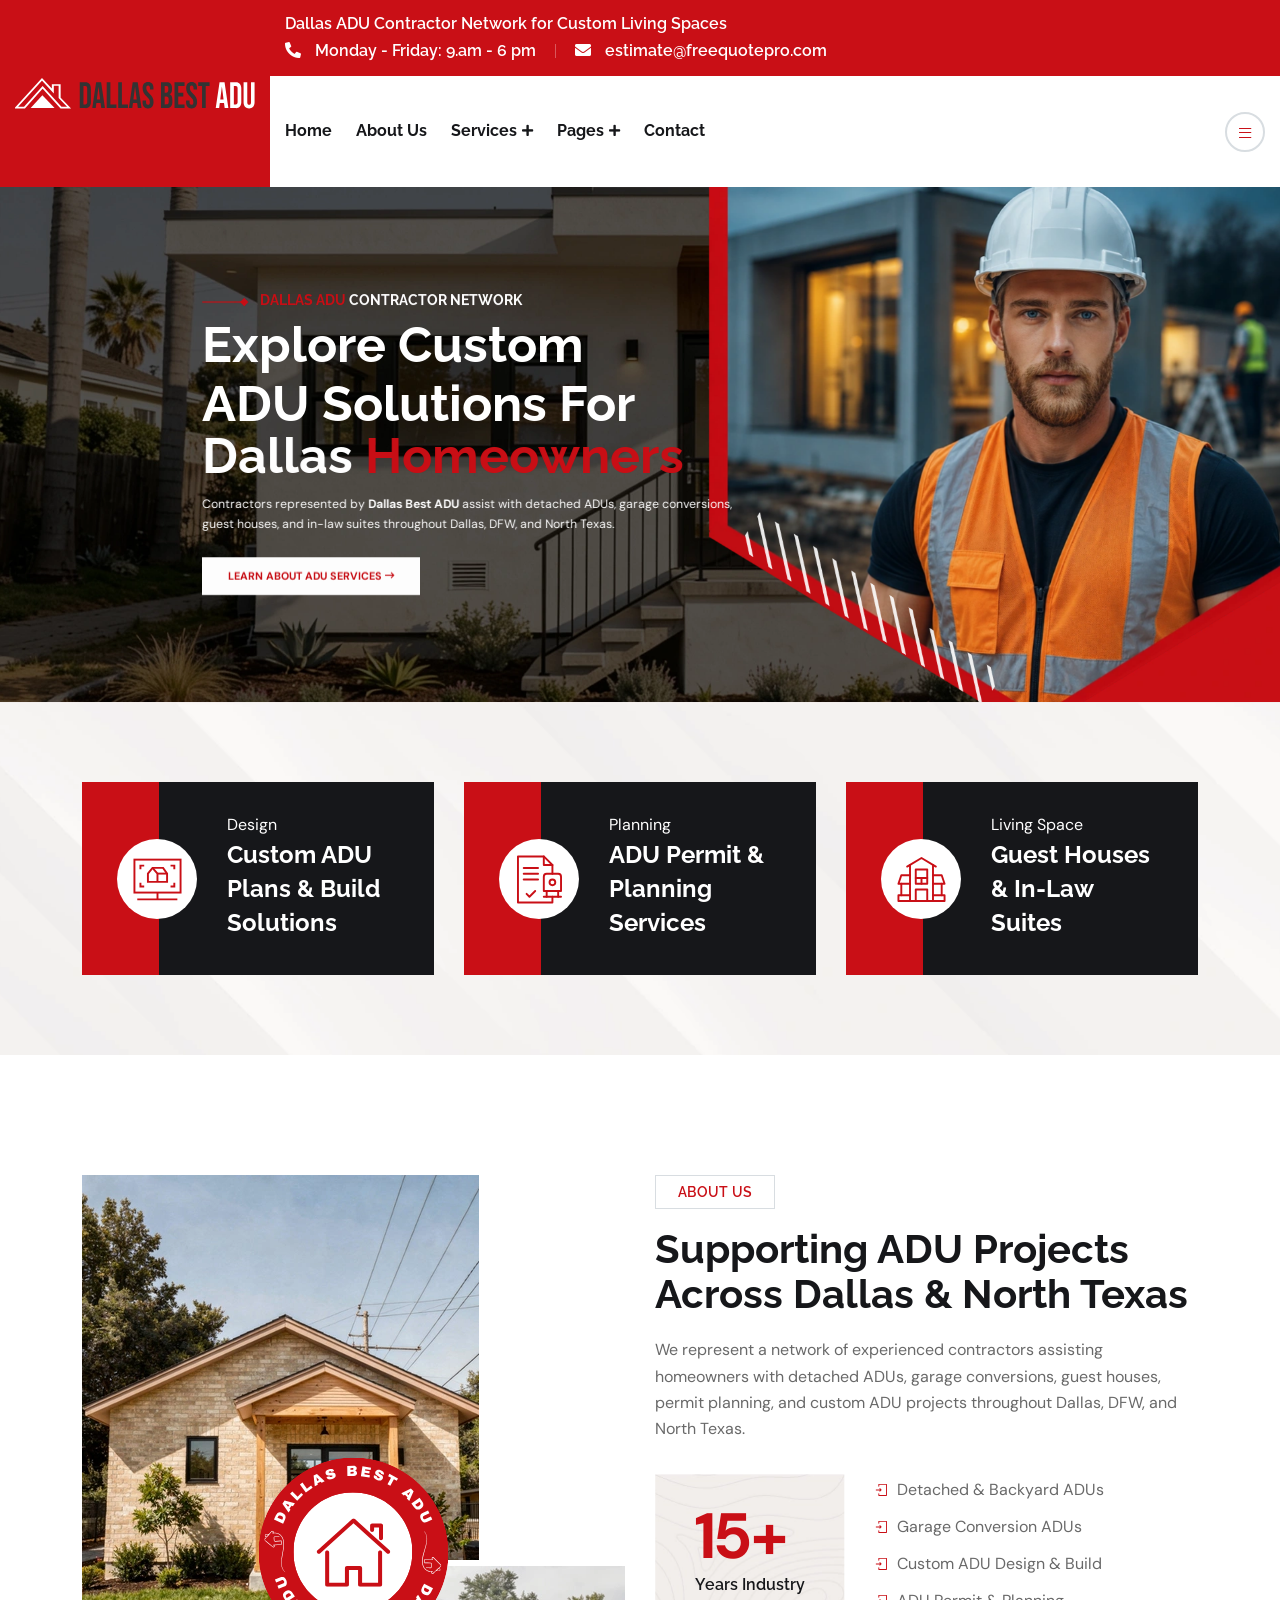
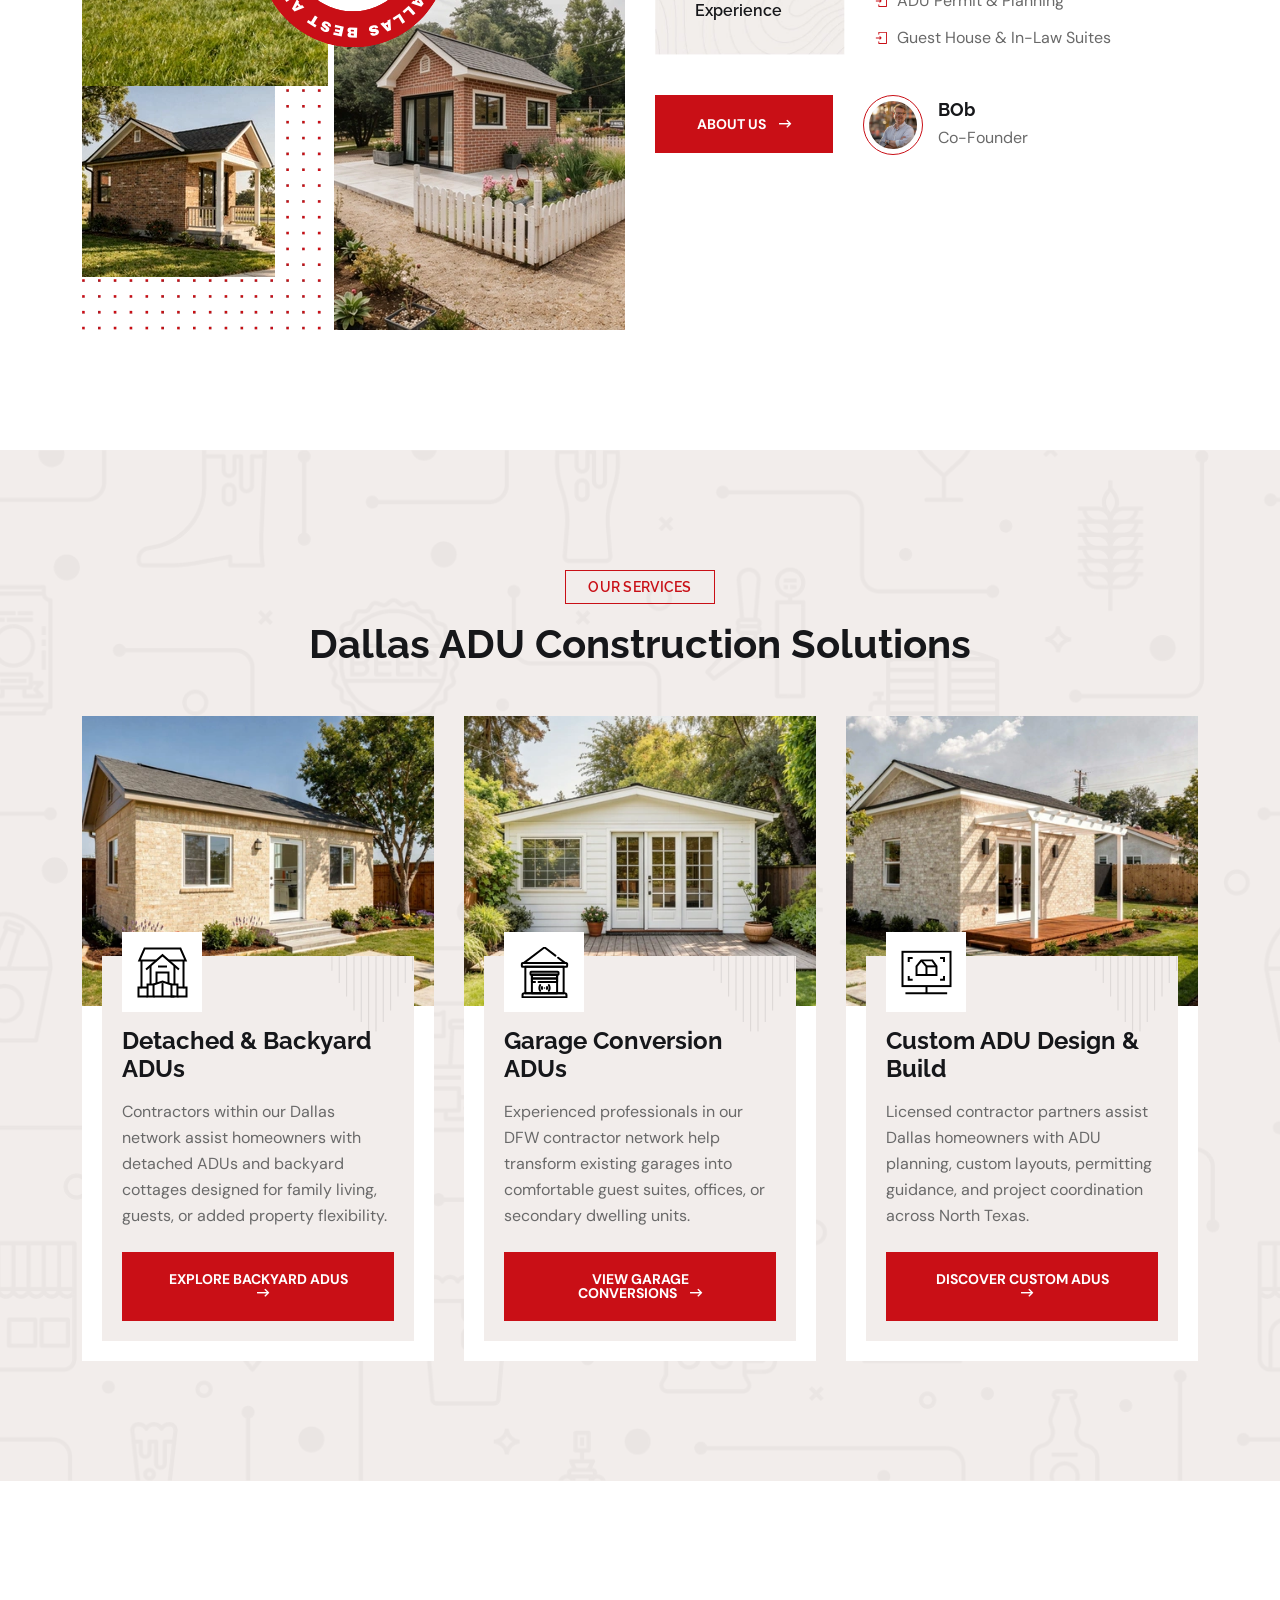
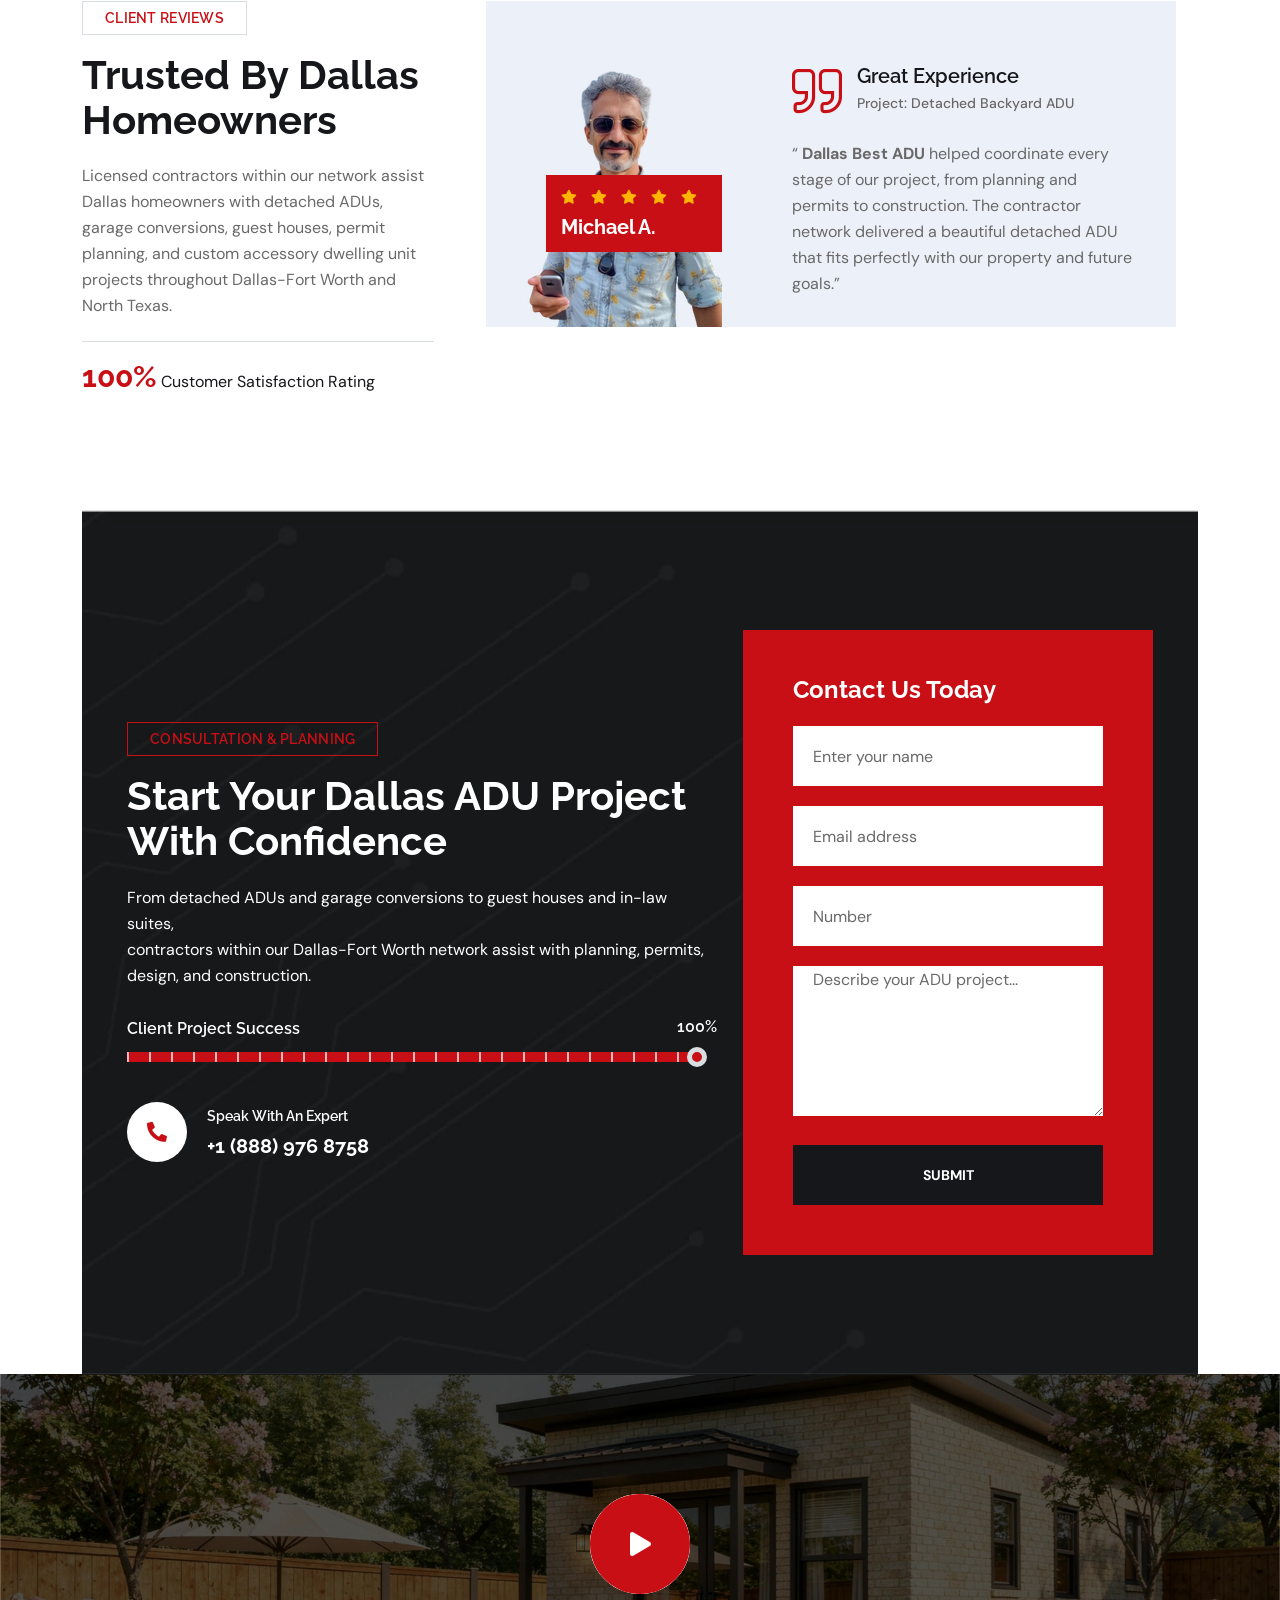
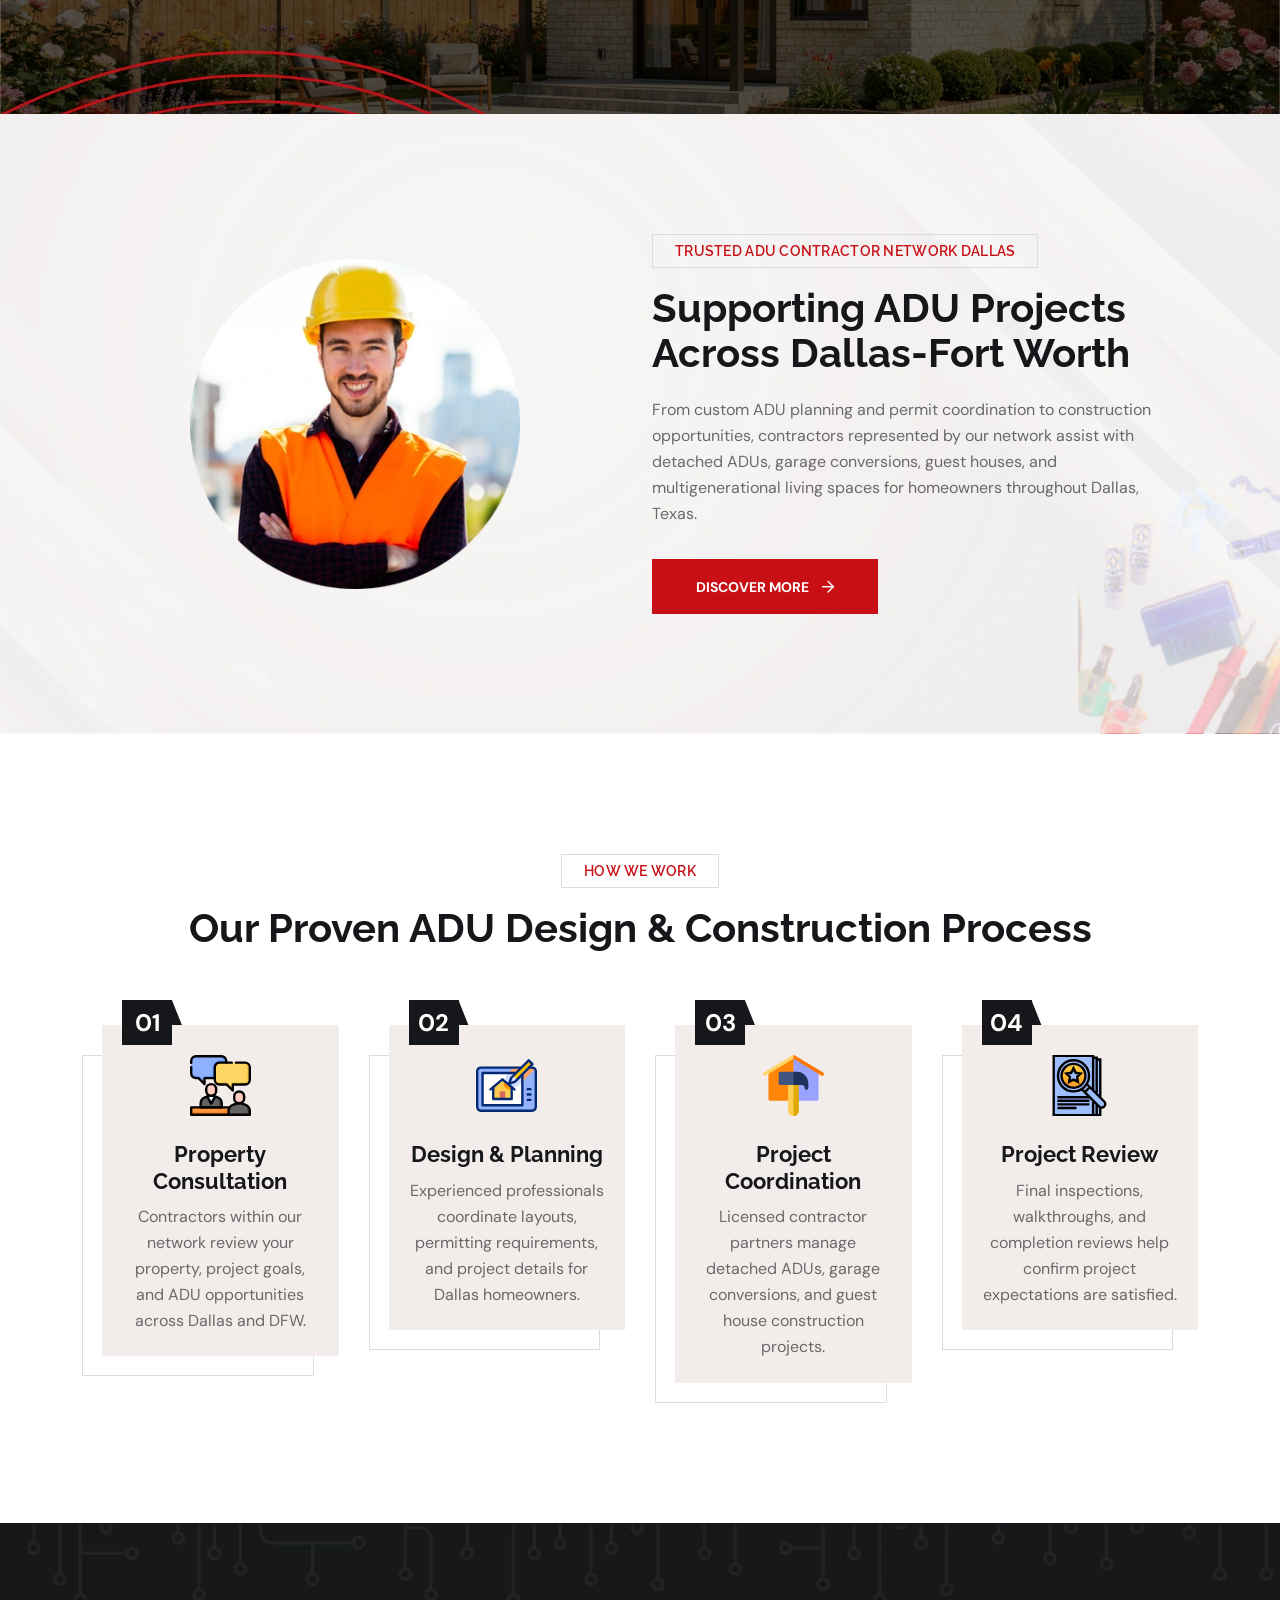
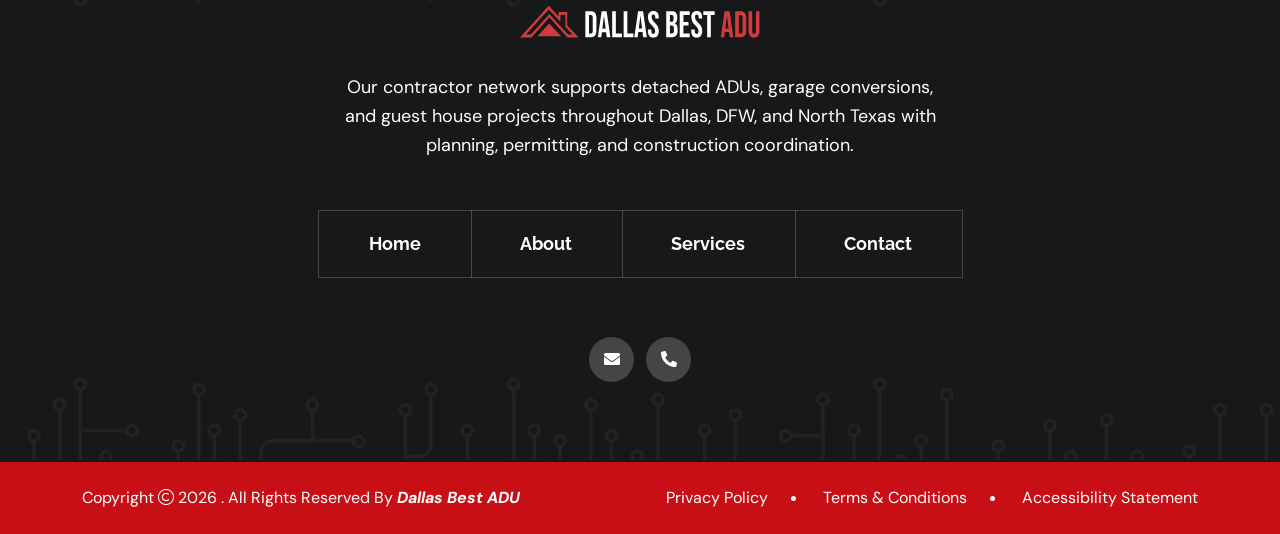
<file: index.html>
<!doctype html>
<html class="no-js" lang="zxx">
  <head>
    <meta charset="utf-8" />
    <meta http-equiv="x-ua-compatible" content="ie=edge" />

    <!-- Primary SEO -->
    <title>Dallas ADU Builder | ADUs, Garage Conversions &amp; Guest Houses</title>

    <meta name="author" content="Dallas Best ADU" />
    <meta name="description" content="Dallas Best ADU represents a network of contractors providing detached ADUs, garage conversions, guest houses, in-law suites, permit assistance, and custom ADU services throughout Dallas, TX." />
    <meta name="keywords" content="ADU Builder Dallas TX, ADU Construction Dallas, Dallas ADU Contractor, Detached ADU Dallas, Backyard ADU Dallas, Garage Conversion Dallas, Garage ADU Builder Dallas, Guest House Builder Dallas, In-Law Suite Construction Dallas, Custom ADU Design Dallas, ADU Permit Services Dallas, Accessory Dwelling Unit Dallas, DFW ADU Services, North Texas ADU Contractors" />
    <meta name="robots" content="index,follow" />

    <!-- Canonical -->
    <link rel="canonical" href="https://www.dallasbestadu.com/" />

    <!-- Open Graph -->
    <meta property="og:type" content="website" />
    <meta property="og:title" content="ADU Builder Dallas | Garage Conversions &amp; Guest Houses" />
    <meta property="og:description" content="Dallas Best ADU represents a network of contractors providing detached ADUs, garage conversions, guest houses, custom ADU planning, and permit services throughout Dallas-Fort Worth." />
    <meta property="og:url" content="https://www.dallasbestadu.com/" />
    <meta property="og:site_name" content="Dallas Best ADU" />
    <meta property="og:locale" content="en_US" />
    <meta property="og:image" content="https://www.dallasbestadu.com/assets/img/service/garage-adu-2.webp" />
    <meta property="og:image:width" content="1200" />
    <meta property="og:image:height" content="630" />

    <!-- Twitter -->
    <meta name="twitter:card" content="summary_large_image" />
    <meta name="twitter:title" content="ADU Builder Dallas | Garage Conversions &amp; Guest Houses" />
    <meta name="twitter:description" content="Contractors represented by Dallas Best ADU provide detached ADUs, garage conversions, guest houses, permit assistance, and custom ADU services throughout Dallas, Texas." />
    <meta name="twitter:image" content="https://www.dallasbestadu.com/assets/img/service/garage-adu-2.webp" />

    <!-- Mobile Specific Metas -->
    <meta name="viewport" content="width=device-width, initial-scale=1, shrink-to-fit=no" />

    <!-- Theme Color -->
    <meta name="theme-color" content="#ffffff" />

    <!-- Favicons -->
    <link rel="apple-touch-icon" sizes="57x57" href="assets/img/favicon/apple-icon-57x57.png" />
    <link rel="apple-touch-icon" sizes="60x60" href="assets/img/favicon/apple-icon-60x60.png" />
    <link rel="apple-touch-icon" sizes="72x72" href="assets/img/favicon/apple-icon-72x72.png" />
    <link rel="apple-touch-icon" sizes="76x76" href="assets/img/favicon/apple-icon-76x76.png" />
    <link rel="apple-touch-icon" sizes="114x114" href="assets/img/favicon/apple-icon-114x114.png" />
    <link rel="apple-touch-icon" sizes="120x120" href="assets/img/favicon/apple-icon-120x120.png" />
    <link rel="apple-touch-icon" sizes="144x144" href="assets/img/favicon/apple-icon-144x144.png" />
    <link rel="apple-touch-icon" sizes="152x152" href="assets/img/favicon/apple-icon-152x152.png" />
    <link rel="apple-touch-icon" sizes="180x180" href="assets/img/favicon/apple-icon-180x180.png" />
    <link rel="icon" type="image/png" sizes="192x192" href="assets/img/favicon/android-icon-192x192.png" />
    <link rel="icon" type="image/png" sizes="32x32" href="assets/img/favicon/favicon-32x32.png" />
    <link rel="icon" type="image/png" sizes="96x96" href="assets/img/favicon/favicon-96x96.png" />
    <link rel="icon" type="image/png" sizes="16x16" href="assets/img/favicon/favicon-16x16.png" />
    <link rel="manifest" href="assets/img/favicon/manifest.json" />
    <meta name="msapplication-TileColor" content="#ffffff" />
    <meta name="msapplication-TileImage" content="assets/img/favicon/ms-icon-144x144.png" />
    <meta name="theme-color" content="#ffffff" />

    <!-- Google Fonts -->
    <link rel="preconnect" href="https://fonts.googleapis.com" />
    <link rel="preconnect" href="https://fonts.gstatic.com" crossorigin />
    <link href="https://fonts.googleapis.com/css2?family=DM+Sans:ital,opsz,wght@0,9..40,100..1000;1,9..40,100..1000&family=Raleway:wght@100..900&display=swap" rel="stylesheet" />

    <!-- CSS Files -->
    <link rel="stylesheet" href="assets/css/bootstrap.min.css" />
    <link rel="stylesheet" href="assets/css/fontawesome.min.css" />
    <link rel="stylesheet" href="assets/css/layerslider.min.css" />
    <link rel="stylesheet" href="assets/css/magnific-popup.min.css" />
    <link rel="stylesheet" href="assets/css/slick.min.css" />
    <link rel="stylesheet" href="assets/css/eocjs-newsticker.css" />
    <link rel="stylesheet" href="assets/css/style.css" />

    <script type="application/ld+json">
      {
        "@context": "https://schema.org",
        "@graph": [
          {
            "@type": "Organization",
            "@id": "https://www.dallasbestadu.com/#organization",
            "name": "Dallas Best ADU",
            "url": "https://www.dallasbestadu.com",
            "logo": "https://www.dallasbestadu.com/assets/img/logo/dallas-best-adu-sidebar.svg",
            "description": "Dallas Best ADU represents a network of contractors serving homeowners throughout Dallas, Dallas-Fort Worth, and North Texas with ADU planning, design, permit coordination, garage conversions, detached ADUs, guest houses, and in-law suite projects."
          },

          {
            "@type": "ConstructionCompany",
            "@id": "https://www.dallasbestadu.com/#business",
            "name": "Dallas Best ADU",
            "url": "https://www.dallasbestadu.com",
            "image": "https://www.dallasbestadu.com/assets/img/service/garage-adu-2.webp",
            "telephone": "+1-888-976-8758",
            "areaServed": [
              {
                "@type": "City",
                "name": "Dallas"
              },
              {
                "@type": "Place",
                "name": "Dallas-Fort Worth"
              },
              {
                "@type": "Place",
                "name": "North Texas"
              }
            ],
            "address": {
              "@type": "PostalAddress",
              "addressLocality": "Dallas",
              "addressRegion": "TX",
              "addressCountry": "US"
            },
            "priceRange": "$$",
            "description": "Dallas Best ADU represents contractors assisting homeowners with detached ADUs, backyard ADUs, garage conversions, guest houses, in-law suites, permit assistance, and custom ADU planning throughout Dallas and surrounding communities."
          },

          {
            "@type": "WebSite",
            "@id": "https://www.dallasbestadu.com/#website",
            "url": "https://www.dallasbestadu.com",
            "name": "Dallas Best ADU",
            "publisher": {
              "@id": "https://www.dallasbestadu.com/#organization"
            }
          },

          {
            "@type": "Service",
            "name": "Detached & Backyard ADU Services",
            "provider": {
              "@id": "https://www.dallasbestadu.com/#business"
            },
            "areaServed": "Dallas, Texas"
          },

          {
            "@type": "Service",
            "name": "Garage Conversion ADUs",
            "provider": {
              "@id": "https://www.dallasbestadu.com/#business"
            },
            "areaServed": "Dallas, Texas"
          },

          {
            "@type": "Service",
            "name": "Custom ADU Design & Build",
            "provider": {
              "@id": "https://www.dallasbestadu.com/#business"
            },
            "areaServed": "Dallas, Texas"
          },

          {
            "@type": "Service",
            "name": "ADU Permit & Planning Services",
            "provider": {
              "@id": "https://www.dallasbestadu.com/#business"
            },
            "areaServed": "Dallas, Texas"
          },

          {
            "@type": "Service",
            "name": "Guest House & In-Law Suite Construction",
            "provider": {
              "@id": "https://www.dallasbestadu.com/#business"
            },
            "areaServed": "Dallas, Texas"
          }
        ]
      }
    </script>
  </head>

  <body>
    <!--===== Sticky Header =====-->
    <div class="sticky-header-wrap sticky-wrap sticky-header">
      <div class="sticky-active">
        <div class="container position-relative">
          <div class="row align-items-center">
            <div class="col-5 col-md-3">
              <div class="logo">
                <a href="index.html">
                  <img src="assets/img/logo/dallas-best-adu-sidebar.svg" alt="Dallas Best ADU Logo" />
                </a>
              </div>
            </div>
            <div class="col-7 col-md-9 text-end position-static">
              <nav class="main-menu menu-sticky1 d-none d-lg-block">
                <ul>
                  <li>
                    <a href="index.html">Home</a>
                  </li>
                  <li>
                    <a href="about.html">About Us</a>
                  </li>
                  <li class="menu-item-has-children">
                    <a href="services.html">Services</a>
                    <ul class="sub-menu">
                      <li><a href="service-detached-backyard-adu.html">Detached &amp; Backyard ADU Construction</a></li>
                      <li><a href="service-garage-conversion-adu.html">Garage Conversion ADUs</a></li>
                      <li><a href="service-custom-adu-design-build.html">Custom ADU Design &amp; Build</a></li>
                      <li><a href="service-adu-permit-planning.html">ADU Permit &amp; Planning Services</a></li>
                      <li><a href="service-guest-house-in-law-construction.html">Guest House Construction</a></li>
                    </ul>
                  </li>
                  <li class="menu-item-has-children">
                    <a href="#">Pages</a>
                    <ul class="sub-menu">
                      <li><a href="faqs.html">Faqs</a></li>
                      <li><a href="privacy-policy.html">Privacy Policy</a></li>
                      <li><a href="accessibility-statement.html">Accessibility Statement</a></li>
                      <li><a href="terms-conditions.html">Terms &amp; Conditions</a></li>
                    </ul>
                  </li>
                  <li>
                    <a href="contact.html">Contact</a>
                  </li>
                </ul>
              </nav>
              <button class="vs-menu-toggle d-inline-block d-lg-none"><i class="far fa-bars"></i></button>
            </div>
          </div>
        </div>
      </div>
    </div>

    <!--===== Mobile Menu ===== -->
    <div class="vs-menu-wrapper">
      <div class="vs-menu-area text-center">
        <button class="vs-menu-toggle"><i class="fal fa-times"></i></button>
        <div class="mobile-logo">
          <a href="index.html"><img src="assets/img/logo/dallas-best-adu-sidebar.svg" alt="dallas best adu logo" /></a>
        </div>
        <div class="vs-mobile-menu">
          <ul>
            <li>
              <a href="index.html">Home</a>
            </li>
            <li>
              <a href="about.html">About Us</a>
            </li>
            <li class="menu-item-has-children">
              <a href="services.html">Services</a>
              <ul class="sub-menu">
                <li><a href="service-detached-backyard-adu.html">Detached &amp; Backyard ADU Construction</a></li>
                <li><a href="service-garage-conversion-adu.html">Garage Conversion ADUs</a></li>
                <li><a href="service-custom-adu-design-build.html">Custom ADU Design &amp; Build</a></li>
                <li><a href="service-adu-permit-planning.html">ADU Permit &amp; Planning Services</a></li>
                <li><a href="service-guest-house-in-law-construction.html">Guest House Construction</a></li>
              </ul>
            </li>
            <li class="menu-item-has-children">
              <a href="#">Pages</a>
              <ul class="sub-menu">
                <li><a href="faqs.html">Faqs</a></li>
                <li><a href="privacy-policy.html">Privacy Policy</a></li>
                <li><a href="accessibility-statement.html">Accessibility Statement</a></li>
                <li><a href="terms-conditions.html">Terms &amp; Conditions</a></li>
              </ul>
            </li>
            <li>
              <a href="contact.html">Contact</a>
            </li>
          </ul>
        </div>
      </div>
    </div>

    <!--===== Sidemenu ===== -->
    <div class="sidemenu-wrapper d-none d-lg-block">
      <div class="sidemenu-content">
        <button class="closeButton sideMenuCls"><i class="far fa-times"></i></button>

        <div class="widget">
          <div class="vs-widget-about style2">
            <div class="footer-logo">
              <a href="index.html"><img src="assets/img/logo/dallas-best-adu-sidebar.svg" alt="Dallas Best ADU Logo" /></a>
            </div>
            <p class="footer-text">Our contractor network supports detached ADUs, garage conversions, guest houses, and in-law suites while coordinating planning, permitting, and construction services throughout Dallas and the DFW area.</p>
          </div>
        </div>

        <div class="widget">
          <h3 class="widget_title">Our Services</h3>

          <div class="recent-post-wrap">
            <div class="recent-post">
              <div class="media-img">
                <a href="service-garage-conversion-adu.html">
                  <img src="assets/img/service/garage-adu.webp" alt="Garage Conversion ADU Builder Dallas Texas" />
                </a>
              </div>
              <div class="media-body">
                <h4 class="post-title">
                  <a class="text-inherit" href="service-garage-conversion-adu.html">Garage Conversion ADUs</a>
                </h4>
                <div class="recent-post-meta">
                  <a href="service-garage-conversion-adu.html">
                    <i class="fal fa-arrow-right"></i>
                    Garage Conversion Services Dallas
                  </a>
                </div>
              </div>
            </div>

            <div class="recent-post">
              <div class="media-img">
                <a href="service-custom-adu-design-build.html">
                  <img src="assets/img/service/custom-adu-design.webp" alt="Custom ADU Design Build Dallas TX" />
                </a>
              </div>
              <div class="media-body">
                <h4 class="post-title">
                  <a class="text-inherit" href="service-custom-adu-design-build.html">Custom ADU Design &amp; Build</a>
                </h4>
                <div class="recent-post-meta">
                  <a href="service-custom-adu-design-build.html">
                    <i class="fal fa-arrow-right"></i>
                    Custom ADU Design Dallas
                  </a>
                </div>
              </div>
            </div>

            <div class="recent-post">
              <div class="media-img">
                <a href="service-adu-permit-planning.html">
                  <img src="assets/img/service/adu-permit-planning.webp" alt="ADU Permit Planning Services Dallas" />
                </a>
              </div>
              <div class="media-body">
                <h4 class="post-title">
                  <a class="text-inherit" href="service-adu-permit-planning.html">ADU Permit &amp; Planning Services</a>
                </h4>
                <div class="recent-post-meta">
                  <a href="service-adu-permit-planning.html">
                    <i class="fal fa-arrow-right"></i>
                    ADU Permit Services Dallas
                  </a>
                </div>
              </div>
            </div>
          </div>
        </div>
      </div>
    </div>

    <!--===== Header Area =====-->
    <header class="vs-header header-layout1">
      <div class="container-fluid">
        <div class="row gx-0 align-items-center align-items-xxl-stretch">
          <div class="col-auto align-self-stretch">
            <div class="header-logo">
              <a href="index.html">
                <img src="assets/img/logo/dallas-best-adu.svg" alt="Dallas Best ADU Logo" />
              </a>
            </div>
          </div>
          <div class="col">
            <div class="header-top d-none d-lg-block">
              <div class="row justify-content-between align-items-center">
                <div class="col-auto d-none d-xl-block">
                  <p class="header-text">Dallas ADU Contractor Network for Custom Living Spaces</p>
                </div>
                <div class="col-auto">
                  <div class="header-links">
                    <ul>
                      <li>
                        <a href="tel:+18889768758"><i class="fas fa-phone-alt"></i></a>

                        Monday - Friday: 9.am - 6 pm
                      </li>
                      <li>
                        <a href="mailto:estimate@freequotepro.com"><i class="fas fa-envelope"></i></a>

                        <a href="mailto:estimate@freequotepro.com">estimate@freequotepro.com</a>
                      </li>
                    </ul>
                  </div>
                </div>
              </div>
            </div>
            <div class="menu-area">
              <div class="row justify-content-end justify-content-lg-between align-items-center">
                <div class="col-auto">
                  <nav class="main-menu menu-style1 d-none d-lg-block">
                    <ul>
                      <li>
                        <a href="index.html">Home</a>
                      </li>
                      <li>
                        <a href="about.html">About Us</a>
                      </li>
                      <li class="menu-item-has-children">
                        <a href="services.html">Services</a>
                        <ul class="sub-menu">
                          <li><a href="service-detached-backyard-adu.html">Detached &amp; Backyard ADU Construction</a></li>
                          <li><a href="service-garage-conversion-adu.html">Garage Conversion ADUs</a></li>
                          <li><a href="service-custom-adu-design-build.html">Custom ADU Design &amp; Build</a></li>
                          <li><a href="service-adu-permit-planning.html">ADU Permit &amp; Planning Services</a></li>
                          <li><a href="service-guest-house-in-law-construction.html">Guest House Construction</a></li>
                        </ul>
                      </li>
                      <li class="menu-item-has-children">
                        <a href="#">Pages</a>
                        <ul class="sub-menu">
                          <li><a href="faqs.html">Faqs</a></li>
                          <li><a href="privacy-policy.html">Privacy Policy</a></li>
                          <li><a href="accessibility-statement.html">Accessibility Statement</a></li>
                          <li><a href="terms-conditions.html">Terms &amp; Conditions</a></li>
                        </ul>
                      </li>
                      <li>
                        <a href="contact.html">Contact</a>
                      </li>
                    </ul>
                  </nav>
                </div>
                <div class="col-auto">
                  <div class="header-icons">
                    <button class="sideMenuToggler d-none d-lg-inline-block"><i class="fal fa-bars"></i></button>
                    <button class="vs-menu-toggle d-lg-none"><i class="fal fa-bars"></i></button>
                  </div>
                </div>
              </div>
            </div>
          </div>
          <div class="col-auto d-none d-hd-block">
            <div class="media-style1">
              <div class="media-inner">
                <div class="media-icon"><i class="fas fa-phone-alt"></i></div>
                <div class="media-body">
                  <span class="media-label">Call Any time</span>
                  <p class="media-text"><a href="tel:+18889768758" class="text-reset">+1 (888) 976-8758</a></p>
                </div>
              </div>
            </div>
          </div>
        </div>
      </div>
    </header>

    <!--===== Hero Area =====-->
    <section class="vs-hero-wrapper hero-layout1 position-relative">
      <div class="vs-hero-carousel" data-height="765" data-container="1900" data-slidertype="responsive">
        <!--===== Hero Area =====-->

        <section class="vs-hero-wrapper hero-layout1 position-relative">
          <div class="vs-hero-carousel" data-height="765" data-container="1900" data-slidertype="responsive">
            <!-- Slide 1 -->
            <div class="ls-slide" data-ls="duration:80000; transition2d:5; kenburnszoom:in; kenburnsscale:1.1;">
              <img width="1917" height="769" src="assets/img/bg/slide-1.webp" class="ls-bg" alt="Detached accessory dwelling unit construction project in Dallas Texas" decoding="async" />

              <img width="386" height="205" src="assets/img/hero/hero-shape-1-2.webp" class="ls-l ls-img-layer" alt="Backyard ADU development services in Dallas Fort Worth" decoding="async" style="top: 566px; left: 1544px; z-index: 999" data-ls="static:forever;" />

              <img width="371" height="282" src="assets/img/hero/hero-shape-1-1.webp" class="ls-l ls-img-layer" alt="Custom ADU planning and construction solutions in North Texas" decoding="async" style="top: 483px; left: 1106px; z-index: 999" data-ls="static:forever;" />

              <img width="875" height="769" src="assets/img/resources/adu-construction-hero.webp" class="ls-l ls-img-layer" alt="Dallas ADU contractor network services" decoding="async" style="top: -1px; left: 1052px" data-ls="durationin:500; easingin:linear;" />

              <div style="font-family: Raleway; color: #ffffff; font-size: 18px; font-weight: 700; text-transform: uppercase; left: 300px; top: 156px" class="ls-l ls-hide-tablet ls-hide-phone ls-html-layer" data-ls="offsetyin:-150; durationin:1500; delayin:300; offsetxout:-150;">
                <div class="slider-line">
                  <img src="assets/img/hero/hero-line-1-1.webp" alt="Dallas ADU contractor services" class="me-2" />
                  <h1 style="display: inline; font-size: 14px; font-weight: 700; text-transform: uppercase; margin: 0; color: white">
                    <span class="text-theme">Dallas ADU</span>
                    Contractor Network
                  </h1>
                </div>
              </div>

              <div style="font-family: Raleway; color: #ffffff; font-size: 30px; font-weight: 700; text-transform: uppercase; left: 300px; top: 128px" class="ls-l ls-hide-desktop ls-hide-phone ls-html-layer" data-ls="offsetyin:-150; durationin:1500; delayin:300; offsetxout:-150;">
                <div class="slider-line">Dallas ADU Contractor Network</div>
              </div>

              <h2 style="color: #ffffff; font-size: 74px; font-weight: 700; font-family: Raleway; left: 300px; top: 190px" class="ls-l ls-hide-phone ls-text-layer" data-ls="offsetxin:-150; durationin:1500;">Explore Custom</h2>

              <h2 style="color: #ffffff; font-weight: 700; font-family: Raleway; left: 100px; top: 68px; font-size: 100px" class="ls-l ls-hide-desktop ls-hide-tablet ls-text-layer" data-ls="offsetxin:-150; durationin:1500;">Explore Custom</h2>

              <h2 style="color: #ffffff; font-size: 74px; font-weight: 700; font-family: Raleway; left: 300px; top: 277px" class="ls-l ls-hide-phone ls-text-layer" data-ls="offsetxin:-150; durationin:1500; delayin:200;">ADU Solutions For</h2>

              <h2 style="color: #ffffff; font-size: 100px; font-weight: 700; font-family: Raleway; left: 100px; top: 190px" class="ls-l ls-hide-desktop ls-hide-tablet ls-text-layer" data-ls="offsetxin:-150; durationin:1500; delayin:200;">ADU Solutions For</h2>

              <h2 style="color: #ffffff; font-size: 74px; font-weight: 700; font-family: Raleway; left: 300px; top: 355px" class="ls-l ls-hide-phone ls-text-layer" data-ls="offsetxin:-150; durationin:1500; delayin:300;">
                Dallas
                <span class="text-theme">Homeowners</span>
              </h2>

              <h2 style="color: #ffffff; font-size: 100px; font-weight: 700; font-family: Raleway; left: 100px; top: 318px" class="ls-l ls-hide-desktop ls-hide-tablet ls-text-layer" data-ls="offsetxin:-150; durationin:1500; delayin:300;">
                Dallas
                <span class="text-theme">Homeowners</span>
              </h2>

              <ls-layer style="color: #ffffff; font-family: DM Sans; font-size: 18px; top: 456px; left: 300px; line-height: 30px" class="ls-l ls-hide-tablet ls-hide-phone ls-text-layer" data-ls="offsetxin:-150; durationin:1500; delayin:400;">
                Contractors represented by
                <strong>Dallas Best ADU</strong>
                assist with detached ADUs, garage conversions,
                <br />
                guest houses, and in-law suites throughout Dallas, DFW, and North Texas.
              </ls-layer>

              <div style="padding-top: 0; padding-bottom: 0; padding-right: 2.48em; padding-left: 2.48em; line-height: 56px; font-family: DM Sans; font-weight: 700; background-color: #fff; left: 300px; top: 550px; text-align: center; text-transform: uppercase; color: #c90f16; font-size: 16px" class="ls-l ls-hide-tablet ls-hide-phone ls-button-layer" data-ls="offsetyin:80; durationin:1500; delayin:500; hover:true; hoverbgcolor:#C90F16; hovercolor:#ffffff;">
                Learn About ADU Services
                <i class="far fa-long-arrow-right"></i>
                <a href="services.html" class="inner-hero-link"><span class="sr-only">link</span></a>
              </div>
            </div>

            <!-- Slide 2 -->
            <div class="ls-slide" data-ls="duration:80000; transition2d:5; kenburnszoom:in; kenburnsscale:1.1;">
              <img width="1917" height="769" src="assets/img/bg/slide-1.webp" class="ls-bg" alt="Garage conversion ADU project in Dallas Texas" decoding="async" />

              <img width="875" height="769" src="assets/img/resources/adu-construction-hero-1.webp" class="ls-l ls-img-layer" alt="Custom accessory dwelling unit planning and construction services" decoding="async" style="top: -1px; left: 1052px" data-ls="durationin:500; easingin:linear;" />

              <div style="font-family: Raleway; color: #ffffff; font-size: 18px; font-weight: 700; text-transform: uppercase; left: 300px; top: 156px" class="ls-l ls-hide-tablet ls-hide-phone ls-html-layer" data-ls="offsetyin:-150; durationin:1500; delayin:300; offsetxout:-150;">
                <div class="slider-line">
                  <img src="assets/img/hero/hero-line-1-1.webp" alt="ADU planning services Dallas Texas" class="me-2" />
                  <span class="text-theme">Custom ADU</span>
                  Planning Solutions
                </div>
              </div>

              <div style="font-family: Raleway; color: #ffffff; font-size: 30px; font-weight: 700; text-transform: uppercase; left: 300px; top: 128px" class="ls-l ls-hide-desktop ls-hide-phone ls-html-layer" data-ls="offsetyin:-150; durationin:1500; delayin:300; offsetxout:-150;">
                <div class="slider-line">Custom ADU Planning Solutions</div>
              </div>

              <h2 style="color: #ffffff; font-size: 74px; font-weight: 700; font-family: Raleway; left: 300px; top: 190px" class="ls-l ls-hide-phone ls-text-layer" data-ls="offsetxin:-150; durationin:1500;">Detached ADUs &</h2>

              <h2 style="color: #ffffff; font-size: 74px; font-weight: 700; font-family: Raleway; left: 300px; top: 277px" class="ls-l ls-hide-phone ls-text-layer" data-ls="offsetxin:-150; durationin:1500; delayin:200;">Garage Conversions</h2>

              <h2 style="color: #ffffff; font-size: 74px; font-weight: 700; font-family: Raleway; left: 300px; top: 355px" class="ls-l ls-hide-phone ls-text-layer" data-ls="offsetxin:-150; durationin:1500; delayin:300;">
                For
                <span class="text-theme">North Texas</span>
              </h2>

              <ls-layer style="color: #ffffff; font-family: DM Sans; font-size: 18px; top: 456px; left: 300px; line-height: 30px" class="ls-l ls-hide-tablet ls-hide-phone ls-text-layer" data-ls="offsetxin:-150; durationin:1500; delayin:400;">
                Licensed contractors within our network provide permit coordination, planning support,
                <br />
                and ADU construction opportunities throughout Dallas-Fort Worth and surrounding communities.
              </ls-layer>

              <div style="padding-top: 0; padding-bottom: 0; padding-right: 2.48em; padding-left: 2.48em; line-height: 56px; font-family: DM Sans; font-weight: 700; background-color: #fff; left: 300px; top: 550px; text-align: center; text-transform: uppercase; color: #c90f16; font-size: 16px" class="ls-l ls-hide-tablet ls-hide-phone ls-button-layer" data-ls="offsetyin:80; durationin:1500; delayin:500; hover:true; hoverbgcolor:#C90F16; hovercolor:#ffffff;">
                Request Project Information
                <i class="far fa-long-arrow-right"></i>
                <a href="contact.html" class="inner-hero-link"><span class="sr-only">link</span></a>
              </div>
            </div>
          </div>
        </section>
      </div>
    </section>

    <!--===== Media Group =====-->
    <section class="bg-secondary py-80" data-bg-src="assets/img/bg/fe-bg-1-1.webp">
      <div class="container">
        <div class="row gy-3 justify-content-center">
          <div class="col-sm-10 col-md-4">
            <div class="media-style3">
              <div class="media-icon">
                <img src="assets/img/icons/custom-adu-design.svg" width="49px" alt="Custom ADU Design Dallas Icon" />
              </div>
              <div class="media-body">
                <p class="media-label">Design</p>
                <h3 class="media-title">Custom ADU Plans &amp; Build Solutions</h3>
              </div>
            </div>
          </div>

          <div class="col-sm-10 col-md-4">
            <div class="media-style3">
              <div class="media-icon">
                <img src="assets/img/icons/adu-permit-planning.svg" width="49px" alt="Detached ADU Builder Dallas Icon" />
              </div>
              <div class="media-body">
                <p class="media-label">Planning</p>
                <h3 class="media-title">ADU Permit &amp; Planning Services</h3>
              </div>
            </div>
          </div>

          <div class="col-sm-10 col-md-4">
            <div class="media-style3">
              <div class="media-icon">
                <img src="assets/img/icons/guest-house-services.svg" width="49px" alt="Guest House Builder Dallas Icon" />
              </div>
              <div class="media-body">
                <p class="media-label">Living Space</p>
                <h3 class="media-title">Guest Houses &amp; In-Law Suites</h3>
              </div>
            </div>
          </div>
        </div>
      </div>
    </section>

    <!--===== About Us =====-->
    <section class="position-relative space">
      <div class="container">
        <div class="row">
          <div class="col-lg-6 col-xl-6 mb-30 mb-lg-0 pb-3 pb-lg-0">
            <div class="img-box1">
              <div class="img1">
                <img src="assets/img/resources/about-us-2.webp" alt="Custom ADU Design Dallas" />
              </div>
              <div class="img2">
                <img src="assets/img/resources/about-us-1.webp" alt="Detached ADU Construction Dallas" />
              </div>
              <div class="img3">
                <img src="assets/img/resources/about-us-3.webp" alt="Garage Conversion ADU Dallas" />
              </div>
              <div class="img4">
                <img src="assets/img/icons/about-circle.svg" alt="Guest House Builder Dallas" />
              </div>
              <div class="img5">
                <img src="assets/img/bg/ab-1-5.webp" alt="In Law Suite Construction Dallas" />
              </div>
            </div>
          </div>

          <div class="col-lg-6 col-xl-6">
            <span class="sec-subtitle">About Us</span>

            <h2 class="sec-title">Supporting ADU Projects Across Dallas &amp; North Texas</h2>

            <p class="sec-text">We represent a network of experienced contractors assisting homeowners with detached ADUs, garage conversions, guest houses, permit planning, and custom ADU projects throughout Dallas, DFW, and North Texas.</p>

            <div class="row align-items-center">
              <div class="col-md-4 col-lg-12 col-xl-auto">
                <div class="exp-box" data-bg-src="assets/img/bg/ab-bg-1-1.webp">
                  <p class="exp-year">15+</p>
                  <p class="exp-text">Years Industry Experience</p>
                </div>
              </div>

              <div class="col-md-8 col-lg-12 col-xl">
                <div class="list-style2">
                  <ul class="list-unstyled">
                    <li>
                      <img src="assets/img/icons/arrow-right-box.svg" alt="Detached Backyard ADU across Dallas" />
                      Detached &amp; Backyard ADUs
                    </li>

                    <li>
                      <img src="assets/img/icons/arrow-right-box.svg" alt="Garage Conversion Projects across Dallas" />
                      Garage Conversion ADUs
                    </li>

                    <li>
                      <img src="assets/img/icons/arrow-right-box.svg" alt="Custom ADU Design across Dallas" />
                      Custom ADU Design &amp; Build
                    </li>

                    <li>
                      <img src="assets/img/icons/arrow-right-box.svg" alt="Permit Planning Services across Dallas" />
                      ADU Permit &amp; Planning
                    </li>

                    <li>
                      <img src="assets/img/icons/arrow-right-box.svg" alt="Guest House Construction across Dallas" />
                      Guest House &amp; In-Law Suites
                    </li>
                  </ul>
                </div>
              </div>
            </div>

            <div class="row flex-row-reverse justify-content-end gy-4">
              <div class="col-md-auto">
                <div class="author-style1">
                  <div class="author-img">
                    <img src="assets/img/testimonial/co-founder-bob.webp" alt="ADU project coordinator" />
                  </div>

                  <div class="author-body">
                    <h4 class="author-name">BOb</h4>
                    <span class="author-degi">Co-Founder</span>
                  </div>
                </div>
              </div>

              <div class="col-md-auto">
                <a href="about.html" class="vs-btn style2">
                  About Us
                  <i class="far fa-long-arrow-right"></i>
                </a>
              </div>
            </div>
          </div>
        </div>
      </div>
    </section>

    <!--===== Services Area =====-->

    <section class="position-relative bg-secondary space-top space-extra-bottom" data-bg-src="assets/img/bg/sr-bg-1-2.webp">
      <div class="container">
        <div class="title-area text-center">
          <span class="sec-subtitle2">Our Services</span>
          <h2 class="sec-title">Dallas ADU Construction Solutions</h2>
        </div>
        <div class="row vs-carousel" data-slide-show="3" data-md-slide-show="2" data-dots="true">
          <!-- Service 1 -->
          <div class="col-xl-4">
            <div class="service-style1">
              <div class="service-img">
                <a href="service-detached-backyard-adu.html">
                  <img src="assets/img/service/backyard-adu.webp" alt="Detached backyard ADU construction project in Dallas Texas" />
                </a>
              </div>

              <div class="service-content">
                <div class="service-body">
                  <div class="service-shape">
                    <img src="assets/img/bg/sr-box-bg-1-1.webp" alt="Decorative service section background" />
                  </div>

                  <div class="service-icon">
                    <img src="assets/img/icons/backyard-adu-black.svg" width="51px" alt="Detached and backyard ADU service icon" />
                  </div>

                  <h3 class="service-title h5">
                    <a href="detached-backyard-adu-dallas.html" class="text-inherit">Detached &amp; Backyard ADUs</a>
                  </h3>

                  <p class="service-text">Contractors within our Dallas network assist homeowners with detached ADUs and backyard cottages designed for family living, guests, or added property flexibility.</p>

                  <a href="service-detached-backyard-adu.html" class="vs-btn">
                    Explore Backyard ADUs
                    <i class="far fa-long-arrow-right"></i>
                  </a>
                </div>
              </div>
            </div>
          </div>

          <!-- Service 2 -->
          <div class="col-xl-4">
            <div class="service-style1">
              <div class="service-img">
                <a href="service-garage-conversion-adu.html">
                  <img src="assets/img/service/garage-adu-2.webp" alt="Garage conversion ADU living space in Dallas Fort Worth" />
                </a>
              </div>

              <div class="service-content">
                <div class="service-body">
                  <div class="service-shape">
                    <img src="assets/img/bg/sr-box-bg-1-1.webp" alt="Decorative service section background" />
                  </div>

                  <div class="service-icon">
                    <img src="assets/img/icons/garage-adu-black.svg" width="51px" alt="Garage conversion ADU service icon" />
                  </div>

                  <h3 class="service-title h5">
                    <a href="service-garage-conversion-adu.html" class="text-inherit">Garage Conversion ADUs</a>
                  </h3>

                  <p class="service-text">Experienced professionals in our DFW contractor network help transform existing garages into comfortable guest suites, offices, or secondary dwelling units.</p>

                  <a href="service-garage-conversion-adu.html" class="vs-btn">
                    View Garage Conversions
                    <i class="far fa-long-arrow-right"></i>
                  </a>
                </div>
              </div>
            </div>
          </div>

          <!-- Service 3 -->
          <div class="col-xl-4">
            <div class="service-style1">
              <div class="service-img">
                <a href="service-custom-adu-design-build.html">
                  <img src="assets/img/service/custom-adu-design-2.webp" alt="Custom ADU design and planning services in North Texas" />
                </a>
              </div>

              <div class="service-content">
                <div class="service-body">
                  <div class="service-shape">
                    <img src="assets/img/bg/sr-box-bg-1-1.webp" alt="Decorative service section background" />
                  </div>

                  <div class="service-icon">
                    <img src="assets/img/icons/adu-design-black.svg" width="51px" alt="Custom ADU design and build service icon" />
                  </div>

                  <h3 class="service-title h5">
                    <a href="service-custom-adu-design-build.html" class="text-inherit">Custom ADU Design &amp; Build</a>
                  </h3>

                  <p class="service-text">Licensed contractor partners assist Dallas homeowners with ADU planning, custom layouts, permitting guidance, and project coordination across North Texas.</p>

                  <a href="service-custom-adu-design-build.html" class="vs-btn">
                    Discover Custom ADUs
                    <i class="far fa-long-arrow-right"></i>
                  </a>
                </div>
              </div>
            </div>
          </div>
        </div>
      </div>
    </section>

    <!--===== Testimonial Area =====-->
    <section class="position-relative space-top space-extra-bottom">
      <div class="container">
        <div class="row">
          <div class="col-lg-4">
            <div class="title-area mb-30">
              <span class="sec-subtitle">Client Reviews</span>

              <h2 class="sec-title">Trusted By Dallas Homeowners</h2>

              <p class="sec-text">Licensed contractors within our network assist Dallas homeowners with detached ADUs, garage conversions, guest houses, permit planning, and custom accessory dwelling unit projects throughout Dallas-Fort Worth and North Texas.</p>

              <p class="sec-text2">
                <span class="number">100%</span>
                Customer Satisfaction Rating
              </p>
            </div>
          </div>

          <div class="col-lg-8">
            <div class="testi-style1 vs-carousel" data-slide-show="1" data-fade="true" data-arrows="true">
              <!-- Testimonial 1 -->
              <div>
                <div class="testi-inner">
                  <div class="testi-author">
                    <div class="testi-img">
                      <img src="assets/img/testimonial/client-1-m.webp" alt="Detached ADU Client Dallas" />
                    </div>

                    <div class="testi-rating">
                      <div class="testi-star">
                        <i class="fas fa-star"></i>
                        <i class="fas fa-star"></i>
                        <i class="fas fa-star"></i>
                        <i class="fas fa-star"></i>
                        <i class="fas fa-star"></i>
                      </div>

                      <p class="testi-name">Michael A.</p>
                    </div>
                  </div>

                  <div class="testi-body">
                    <div class="testi-top">
                      <div class="testi-icon">
                        <i class="fal fa-quote-right"></i>
                      </div>

                      <div class="media-body">
                        <h3 class="testi-title">Great Experience</h3>
                        <p class="testi-label">Project: Detached Backyard ADU</p>
                      </div>
                    </div>

                    <p class="testi-text">
                      “
                      <strong>Dallas Best ADU</strong>
                      helped coordinate every stage of our project, from planning and permits to construction. The contractor network delivered a beautiful detached ADU that fits perfectly with our property and future goals.”
                    </p>
                  </div>
                </div>
              </div>

              <!-- Testimonial 2 -->
              <div>
                <div class="testi-inner">
                  <div class="testi-author">
                    <div class="testi-img">
                      <img src="assets/img/testimonial/client-2-f.webp" alt="Garage Conversion Client Dallas Texas" />
                    </div>

                    <div class="testi-rating">
                      <div class="testi-star">
                        <i class="fas fa-star"></i>
                        <i class="fas fa-star"></i>
                        <i class="fas fa-star"></i>
                        <i class="fas fa-star"></i>
                        <i class="fas fa-star-half-alt"></i>
                      </div>

                      <p class="testi-name">Sarah M.</p>
                    </div>
                  </div>

                  <div class="testi-body">
                    <div class="testi-top">
                      <div class="testi-icon">
                        <i class="fal fa-quote-right"></i>
                      </div>

                      <div class="media-body">
                        <h3 class="testi-title">Smooth Process</h3>
                        <p class="testi-label">Project: Garage Conversion ADU</p>
                      </div>
                    </div>

                    <p class="testi-text">“The contractors coordinated through them transformed our garage into a comfortable guest suite. Communication was clear, timelines stayed on track, and the finished space exceeded our expectations.”</p>
                  </div>
                </div>
              </div>
            </div>
          </div>
        </div>
      </div>
    </section>

    <!--===== Booking CTA Area =====-->
    <section>
      <div class="container container-style3">
        <div class="cta-box1" data-bg-src="assets/img/bg/cta-box-bg-1-1.webp">
          <div class="row align-items-center">
            <div class="col-xl-7">
              <div class="title-area">
                <span class="sec-subtitle2">Consultation &amp; Planning</span>

                <h2 class="sec-title text-white">Start Your Dallas ADU Project With Confidence</h2>

                <p class="sec-text text-white">
                  From detached ADUs and garage conversions to guest houses and in-law suites,
                  <br />
                  contractors within our Dallas-Fort Worth network assist with planning, permits, design, and construction.
                </p>

                <div class="progress-style1">
                  <h3 class="progress-title">Client Project Success</h3>

                  <div class="progress-status">
                    <div class="progress-bar" role="progressbar" style="width: 100%" aria-valuenow="100" aria-valuemin="0" aria-valuemax="100">
                      <span class="progress-number">100%</span>
                    </div>
                  </div>
                </div>

                <div class="media-style4">
                  <div class="media-icon">
                    <i class="fas fa-phone-alt"></i>
                  </div>

                  <div class="media-body">
                    <span class="media-label">Speak With An Expert</span>
                    <p class="media-text">
                      <a href="tel:+18889768758" class="text-reset">+1 (888) 976 8758</a>
                    </p>
                  </div>
                </div>
              </div>
            </div>

            <div class="col-xl-5">
              <form action="#" class="form-style1">
                <h3 class="form_title">Contact Us Today</h3>

                <div class="row">
                  <div class="col-md-6 col-xl-12 form-group">
                    <input type="text" placeholder="Enter your name" />
                  </div>

                  <div class="col-md-6 col-xl-12 form-group">
                    <input type="email" placeholder="Email address" />
                  </div>

                  <div class="col-md-6 col-xl-12 form-group">
                    <input type=" number" placeholder="Number" />
                  </div>

                  <div class="col-md-12 col-xl-12 form-group">
                    <textarea placeholder="Describe your ADU project..."></textarea>
                  </div>

                  <div class="col-12 form-btn">
                    <button class="vs-btn style3" type="submit">Submit</button>
                  </div>
                </div>
              </form>
            </div>
          </div>
        </div>
      </div>
    </section>

    <!-- CTA Box -->
    <div class="cta-box2" data-bg-src="assets/img/bg/video-bg-img.webp">
      <a href="assets/img/video/best-dallas-adu-video.mp4" class="play-btn popup-video"><i class="fa fa-play"></i></a>
    </div>

    <!--===== CTA About Area =====-->

    <section class="space-bottom space-top" data-bg-src="assets/img/bg/ab-bg-2-1.webp">
      <div class="container">
        <div class="row align-items-center gx-100">
          <div class="col-lg-6 text-center mb-4 mb-lg-0">
            <img src="assets/img/resources/trusted-dallas-specialists.webp" alt="Detached ADU and garage conversion project in Dallas Texas" />
          </div>

          <div class="col-lg-6 text-center text-lg-start">
            <div class="title-area mb-0">
              <span class="sec-subtitle">Trusted ADU Contractor Network Dallas</span>

              <h2 class="sec-title">Supporting ADU Projects Across Dallas-Fort Worth</h2>

              <p class="sec-text col-xl-11">From custom ADU planning and permit coordination to construction opportunities, contractors represented by our network assist with detached ADUs, garage conversions, guest houses, and multigenerational living spaces for homeowners throughout Dallas, Texas.</p>

              <a href="contact.html" class="vs-btn">
                Discover More
                <i class="far fa-arrow-right"></i>
              </a>
            </div>
          </div>
        </div>
      </div>
    </section>

    <!--===== Process Area =====-->

    <section class="position-relative space-top space-extra-bottom">
      <div class="container">
        <div class="title-area text-center">
          <span class="sec-subtitle">how we work</span>
          <h2 class="sec-title">Our Proven ADU Design &amp; Construction Process</h2>
        </div>

        <div class="row">
          <div class="col-md-6 col-xl-3">
            <div class="process-style1">
              <div class="process-number">01</div>

              <div class="process-icon">
                <img src="assets/img/icons/consulting-icon.svg" width="61px" alt="ADU consultation and property planning services in Dallas Texas" />
              </div>

              <h3 class="process-name">Property Consultation</h3>

              <p class="process-text">Contractors within our network review your property, project goals, and ADU opportunities across Dallas and DFW.</p>
            </div>
          </div>

          <div class="col-md-6 col-xl-3">
            <div class="process-style1">
              <div class="process-number">02</div>

              <div class="process-icon">
                <img src="assets/img/icons/adu-design.svg" width="61px" alt="Custom ADU design and planning services in Dallas Fort Worth" />
              </div>

              <h3 class="process-name">Design &amp; Planning</h3>

              <p class="process-text">Experienced professionals coordinate layouts, permitting requirements, and project details for Dallas homeowners.</p>
            </div>
          </div>

          <div class="col-md-6 col-xl-3">
            <div class="process-style1">
              <div class="process-number">03</div>

              <div class="process-icon">
                <img src="assets/img/icons/build-icon.svg" width="61px" alt="Detached ADU and garage conversion construction project in North Texas" />
              </div>

              <h3 class="process-name">Project Coordination</h3>

              <p class="process-text">Licensed contractor partners manage detached ADUs, garage conversions, and guest house construction projects.</p>
            </div>
          </div>

          <div class="col-md-6 col-xl-3">
            <div class="process-style1">
              <div class="process-number">04</div>

              <div class="process-icon">
                <img src="assets/img/icons/project-review.svg" width="61px" alt="Completed accessory dwelling unit project review in Dallas Texas" />
              </div>

              <h3 class="process-name">Project Review</h3>

              <p class="process-text">Final inspections, walkthroughs, and completion reviews help confirm project expectations are satisfied.</p>
            </div>
          </div>
        </div>
      </div>
    </section>

    <!--===== Footer Area =====-->
    <footer class="footer-wrapper footer-layout2" data-bg-src="assets/img/bg/footer-bg-2-1.webp">
      <div class="container">
        <div class="widget-area">
          <div class="widget">
            <div class="vs-widget-about">
              <div class="footer-logo">
                <a href="index.html"><img src="assets/img/logo/dallas-best-adu-footer-logo.svg" alt="logo" /></a>
              </div>
              <p class="footer-text">Our contractor network supports detached ADUs, garage conversions, and guest house projects throughout Dallas, DFW, and North Texas with planning, permitting, and construction coordination.</p>
            </div>
          </div>
          <div class="widget widget_nav_menu">
            <div class="menu-all-pages-container copyright-menu2">
              <ul class="menu">
                <li><a href="index.html">Home</a></li>
                <li><a href="about.html">About</a></li>
                <li><a href="services.html">Services</a></li>
                <li><a href="contact.html">Contact</a></li>
              </ul>
            </div>
          </div>
          <div class="widget">
            <div class="footer-social">
              <a href="mailto:estimate@freequotepro.com"><i class="fas fa-envelope"></i></a>
              <a href="tel:+18889768758"><i class="fas fa-phone-alt"></i></a>
            </div>
          </div>
        </div>
      </div>
      <div class="copyright-wrap">
        <div class="container">
          <div class="row align-items-center justify-content-between text-center text-md-start gy-2 flex-row-reverse">
            <div class="col-md-auto">
              <div class="copyright-menu">
                <ul>
                  <li><a href="privacy-policy.html">Privacy Policy</a></li>
                  <li><a href="terms-conditions.html">Terms &amp; Conditions</a></li>
                  <li><a href="accessibility-statement.html">Accessibility Statement</a></li>
                </ul>
              </div>
            </div>
            <div class="col-md-auto">
              <p class="copyright-text">
                Copyright
                <i class="fal fa-copyright"></i>
                2026 . All Rights Reserved By
                <a href="https://www.dallasbestadu.com/">Dallas Best ADU</a>
              </p>
            </div>
          </div>
        </div>
      </div>
    </footer>

    <!-- Scroll To Top -->
    <a href="#" class="scrollToTop scroll-btn"><i class="far fa-arrow-up"></i></a>

    <!--********************************
			Code End  Here 
	******************************** -->

    <!--==============================
        All Js File
    ============================== -->
    <!-- Jquery -->
    <script src="assets/js/vendor/jquery-3.6.0.min.js"></script>
    <!-- Slick Slider -->
    <script src="assets/js/slick.min.js"></script>
    <!-- <script src="assets/js/app.min.js"></script> -->
    <!-- Layerslider -->
    <script src="assets/js/layerslider.utils.js"></script>
    <script src="assets/js/layerslider.transitions.js"></script>
    <script src="assets/js/layerslider.kreaturamedia.jquery.js"></script>
    <!-- Bootstrap -->
    <script src="assets/js/bootstrap.min.js"></script>
    <!-- Magnific Popup -->
    <script src="assets/js/jquery.magnific-popup.min.js"></script>
    <!-- News Ticker -->
    <script src="assets/js/eocjs-newsticker.js"></script>
    <!-- Isotope Filter -->
    <script src="assets/js/imagesloaded.pkgd.min.js"></script>
    <script src="assets/js/isotope.pkgd.min.js"></script>
    <!-- Main Js File -->
    <script src="assets/js/main.js"></script>
  </body>
</html>
</file>
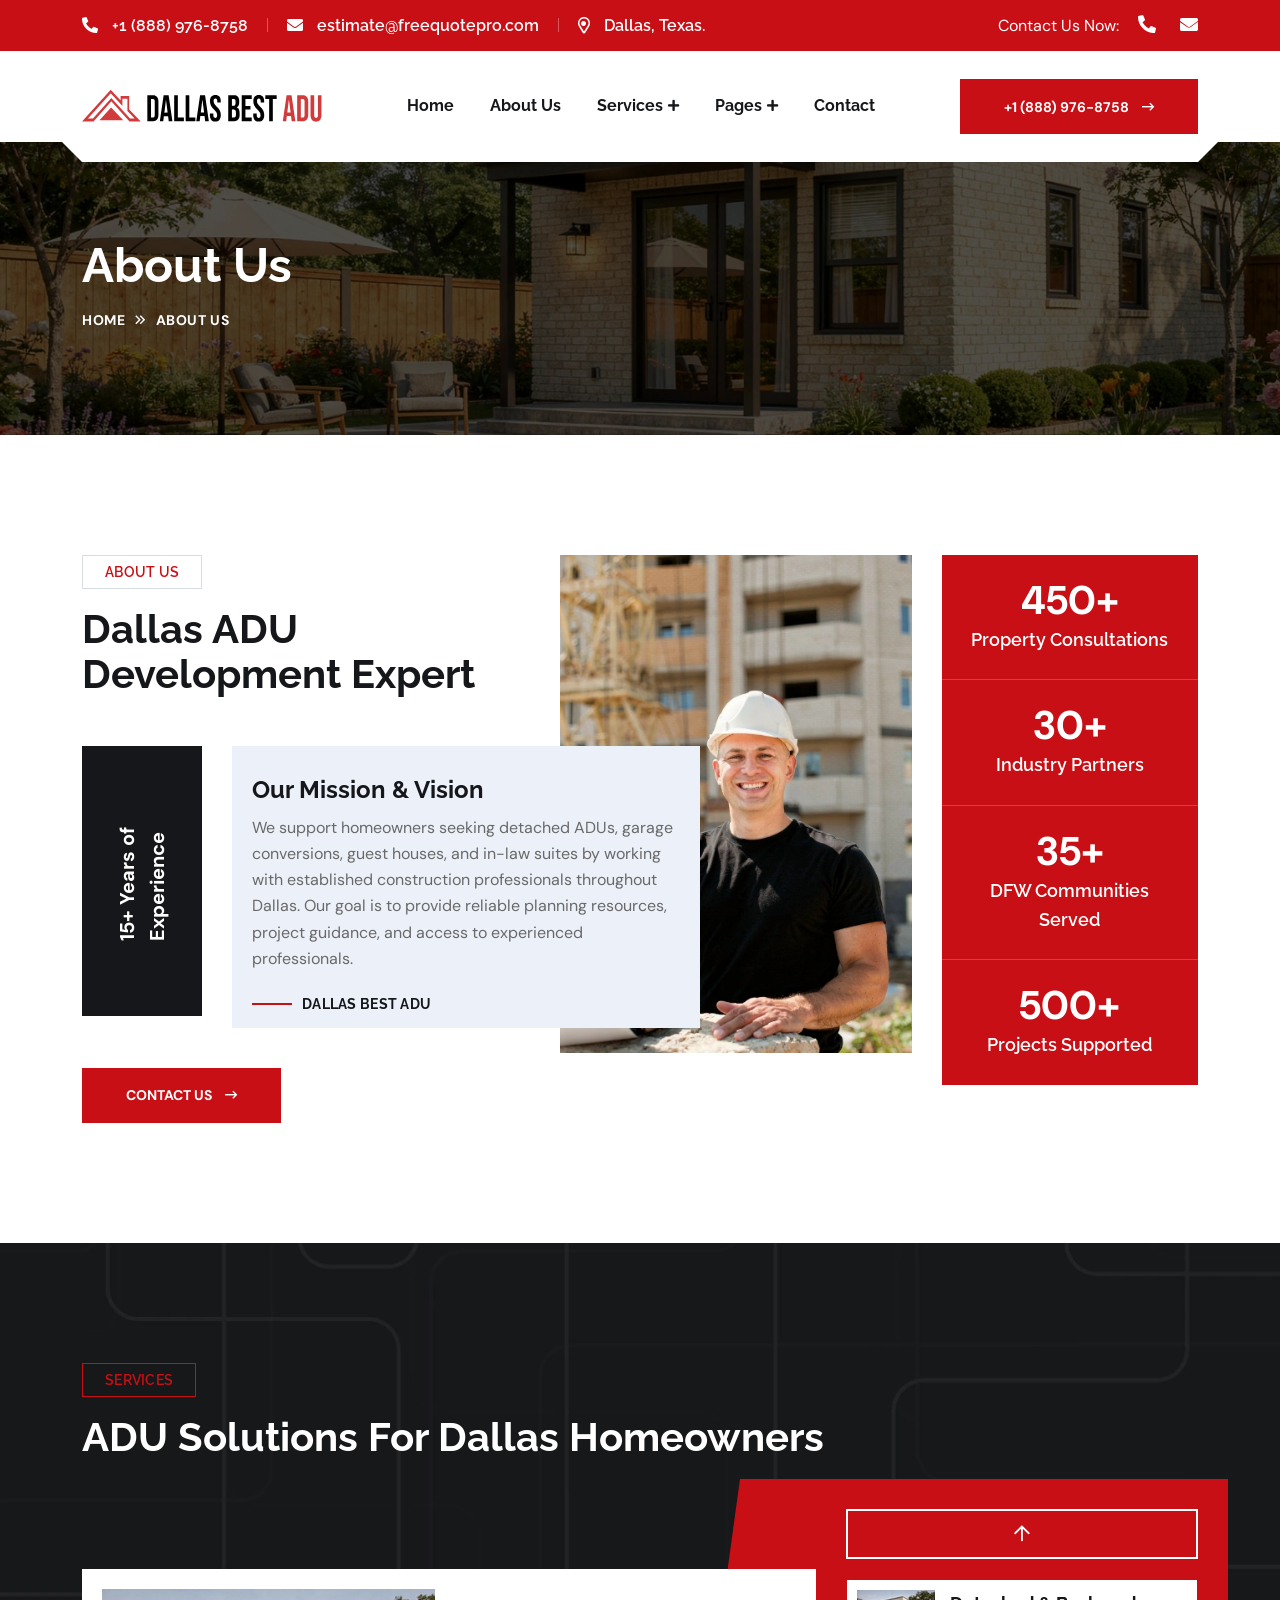
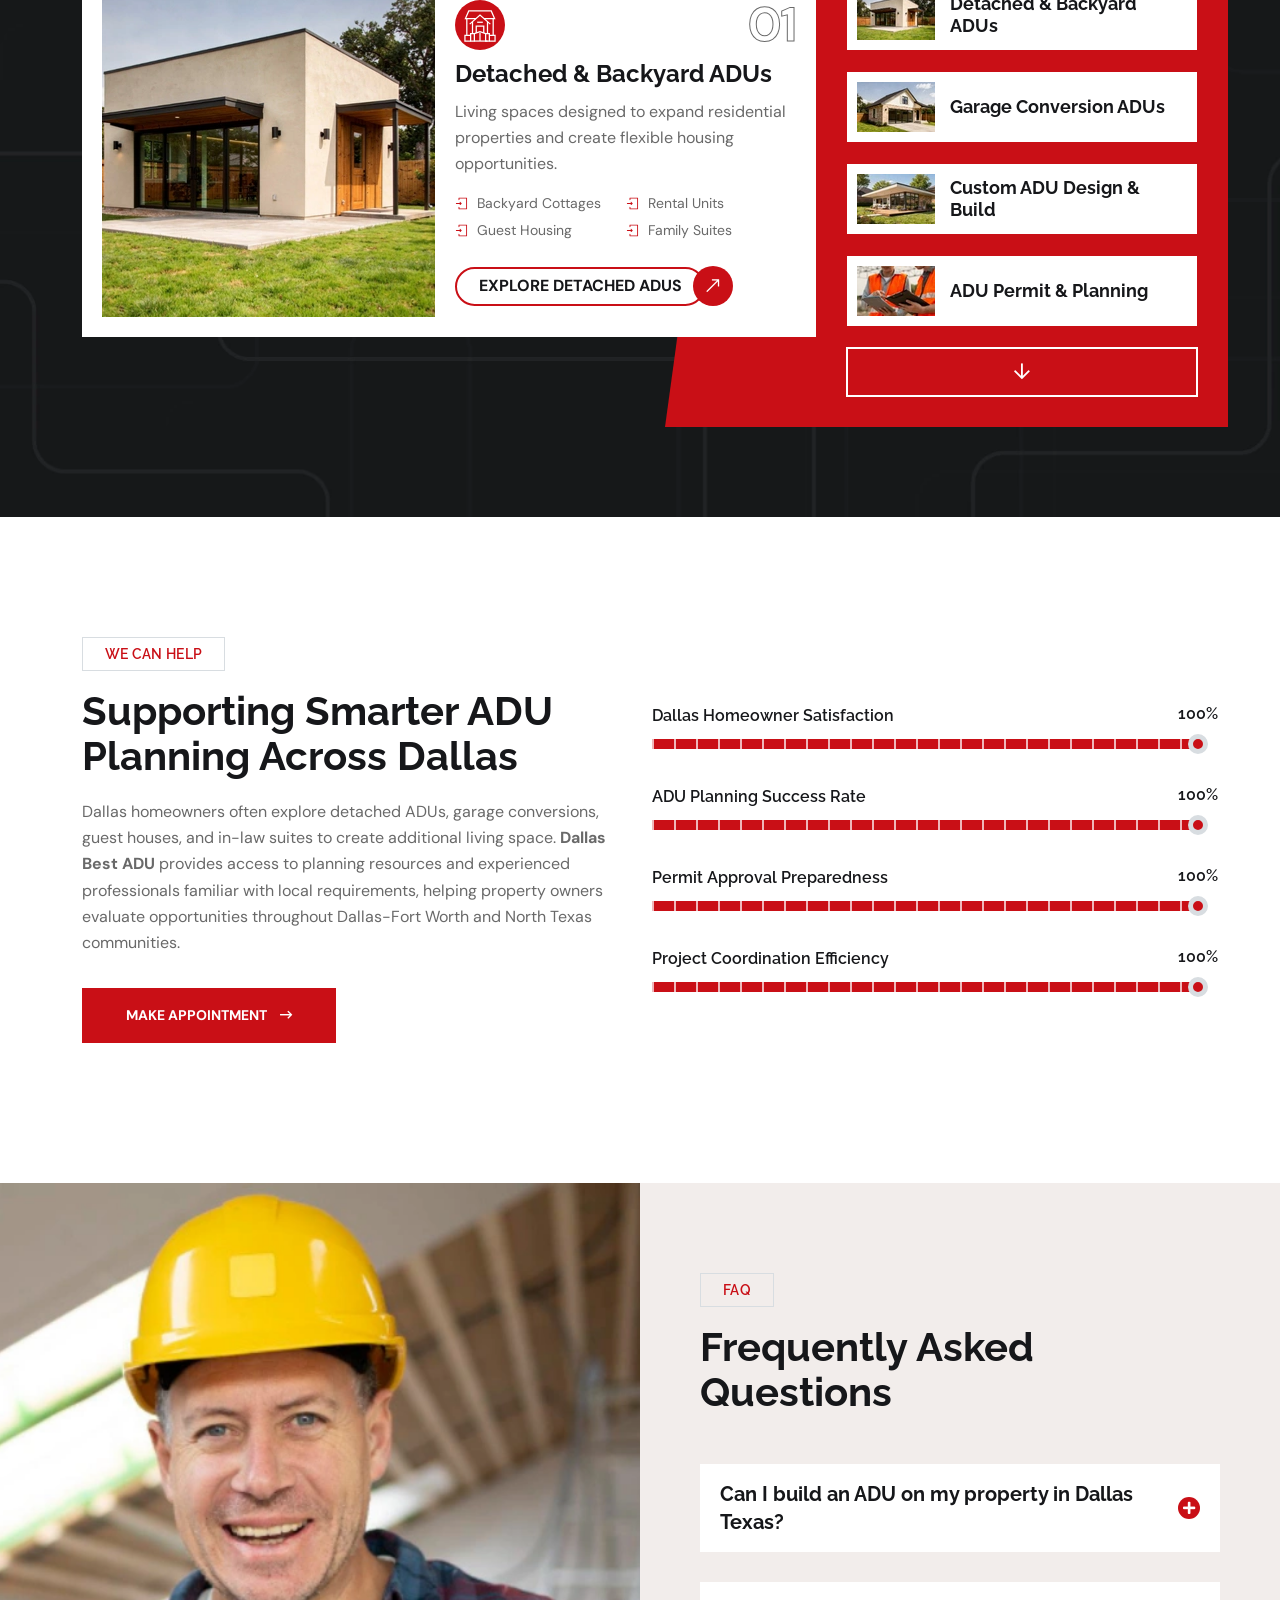
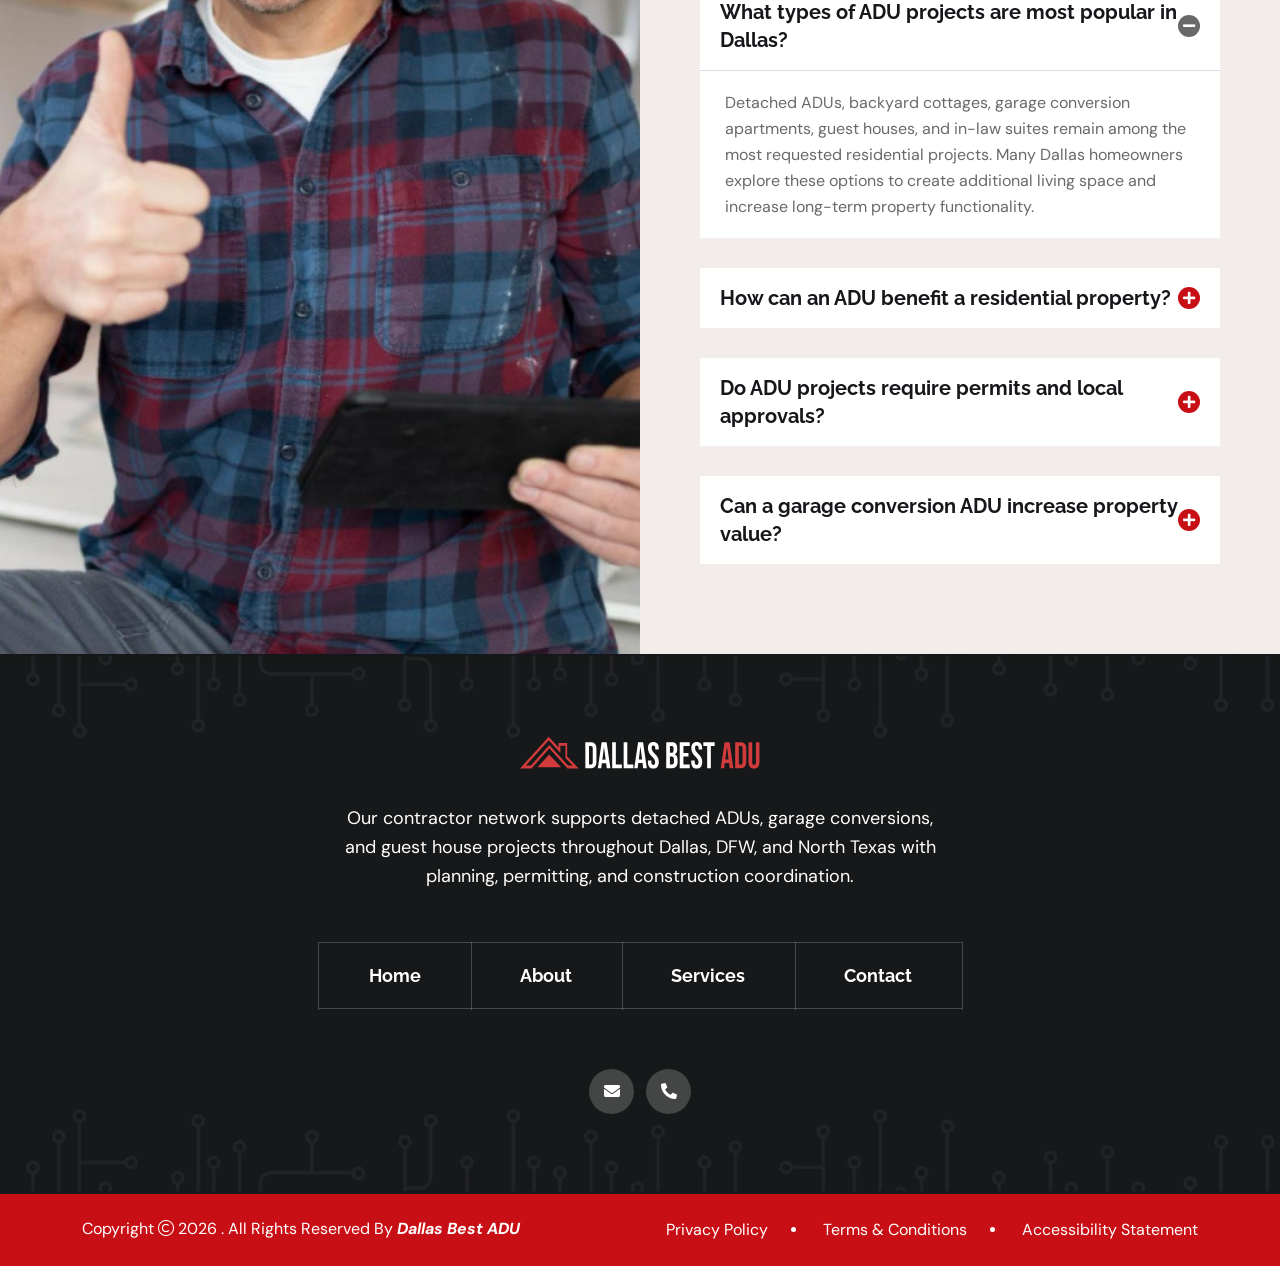
<file: about.html>
<!doctype html>
<html class="no-js" lang="zxx">
  <head>
    <meta charset="utf-8" />
    <meta http-equiv="x-ua-compatible" content="ie=edge" />

    <!-- Primary SEO -->
    <title>About Dallas Best ADU | Dallas ADU Contractor Network</title>

    <meta name="author" content="Dallas Best ADU" />
    <meta name="description" content="Learn about Dallas Best ADU and our network of contractors serving Dallas, Dallas-Fort Worth, and North Texas with ADU planning, design, permits, garage conversions, and guest house projects." />
    <meta name="keywords" content="About Dallas Best ADU, Dallas ADU Contractor Network, ADU Builder Dallas, ADU Construction Dallas, Detached ADU Dallas, Garage Conversion Dallas, Guest House Builder Dallas, In-Law Suite Construction Dallas, ADU Permit Services Dallas, DFW ADU Contractors, North Texas ADU Services" />
    <meta name="robots" content="index,follow" />

    <!-- Canonical -->
    <link rel="canonical" href="https://www.dallasbestadu.com/about.html" />

    <!-- Open Graph -->
    <meta property="og:type" content="website" />
    <meta property="og:title" content="About Dallas Best ADU | Dallas ADU Contractor Network" />
    <meta property="og:description" content="Discover how Dallas Best ADU represents experienced contractors providing ADU planning, permit assistance, garage conversions, detached ADUs, and guest house services throughout Dallas-Fort Worth." />
    <meta property="og:url" content="https://www.dallasbestadu.com/about.html" />
    <meta property="og:site_name" content="Dallas Best ADU" />
    <meta property="og:locale" content="en_US" />
    <meta property="og:image" content="https://www.dallasbestadu.com/assets/img/service/guest-house-inlaw-suite-service-2.webp" />
    <meta property="og:image:width" content="1200" />
    <meta property="og:image:height" content="630" />

    <!-- Twitter -->
    <meta name="twitter:card" content="summary_large_image" />
    <meta name="twitter:title" content="About Dallas Best ADU | Dallas ADU Contractor Network" />
    <meta name="twitter:description" content="Learn about our Dallas contractor network and how experienced professionals assist homeowners with ADU planning, permits, garage conversions, guest houses, and custom ADU projects." />
    <meta name="twitter:image" content="https://www.dallasbestadu.com/assets/img/service/guest-house-inlaw-suite-service-2.webp" />

    <!-- Mobile Specific Metas -->
    <meta name="viewport" content="width=device-width, initial-scale=1, shrink-to-fit=no" />

    <!-- Theme Color -->
    <meta name="theme-color" content="#ffffff" />

     <!-- Favicons -->
    <link rel="apple-touch-icon" sizes="57x57" href="assets/img/favicon/apple-icon-57x57.png" />
    <link rel="apple-touch-icon" sizes="60x60" href="assets/img/favicon/apple-icon-60x60.png" />
    <link rel="apple-touch-icon" sizes="72x72" href="assets/img/favicon/apple-icon-72x72.png" />
    <link rel="apple-touch-icon" sizes="76x76" href="assets/img/favicon/apple-icon-76x76.png" />
    <link rel="apple-touch-icon" sizes="114x114" href="assets/img/favicon/apple-icon-114x114.png" />
    <link rel="apple-touch-icon" sizes="120x120" href="assets/img/favicon/apple-icon-120x120.png" />
    <link rel="apple-touch-icon" sizes="144x144" href="assets/img/favicon/apple-icon-144x144.png" />
    <link rel="apple-touch-icon" sizes="152x152" href="assets/img/favicon/apple-icon-152x152.png" />
    <link rel="apple-touch-icon" sizes="180x180" href="assets/img/favicon/apple-icon-180x180.png" />
    <link rel="icon" type="image/png" sizes="192x192" href="assets/img/favicon/android-icon-192x192.png" />
    <link rel="icon" type="image/png" sizes="32x32" href="assets/img/favicon/favicon-32x32.png" />
    <link rel="icon" type="image/png" sizes="96x96" href="assets/img/favicon/favicon-96x96.png" />
    <link rel="icon" type="image/png" sizes="16x16" href="assets/img/favicon/favicon-16x16.png" />
    <link rel="manifest" href="assets/img/favicon/manifest.json" />
    <meta name="msapplication-TileColor" content="#ffffff" />
    <meta name="msapplication-TileImage" content="assets/img/favicon/ms-icon-144x144.png" />
    <meta name="theme-color" content="#ffffff" />

    <!-- Google Fonts -->
    <link rel="preconnect" href="https://fonts.googleapis.com" />
    <link rel="preconnect" href="https://fonts.gstatic.com" crossorigin />
    <link href="https://fonts.googleapis.com/css2?family=DM+Sans:ital,opsz,wght@0,9..40,100..1000;1,9..40,100..1000&family=Raleway:wght@100..900&display=swap" rel="stylesheet" />

    <!-- CSS Files -->
    <link rel="stylesheet" href="assets/css/bootstrap.min.css" />
    <link rel="stylesheet" href="assets/css/fontawesome.min.css" />
    <link rel="stylesheet" href="assets/css/layerslider.min.css" />
    <link rel="stylesheet" href="assets/css/magnific-popup.min.css" />
    <link rel="stylesheet" href="assets/css/slick.min.css" />
    <link rel="stylesheet" href="assets/css/eocjs-newsticker.css" />
    <link rel="stylesheet" href="assets/css/style.css" />
  </head>

  <body>
    <!--===== Sticky Header =====-->
    <div class="sticky-header-wrap sticky-wrap sticky-header">
      <div class="sticky-active">
        <div class="container position-relative">
          <div class="row align-items-center">
            <div class="col-5 col-md-3">
              <div class="logo">
                <a href="index.html">
                  <img src="assets/img/logo/dallas-best-adu-sidebar.svg" alt="dallas best adu logo" />
                </a>
              </div>
            </div>
            <div class="col-7 col-md-9 text-end position-static">
              <nav class="main-menu menu-sticky1 d-none d-lg-block">
                <ul>
                  <li>
                    <a href="index.html">Home</a>
                  </li>
                  <li>
                    <a href="about.html">About Us</a>
                  </li>
                  <li class="menu-item-has-children">
                    <a href="services.html">Services</a>
                    <ul class="sub-menu">
                      <li><a href="service-detached-backyard-adu.html">Detached &amp; Backyard ADU Construction</a></li>
                      <li><a href="service-garage-conversion-adu.html">Garage Conversion ADUs</a></li>
                      <li><a href="service-custom-adu-design-build.html">Custom ADU Design &amp; Build</a></li>
                      <li><a href="service-adu-permit-planning.html">ADU Permit &amp; Planning Services</a></li>
                      <li><a href="service-guest-house-in-law-construction.html">Guest House Construction</a></li>
                    </ul>
                  </li>
                  <li class="menu-item-has-children">
                    <a href="#">Pages</a>
                    <ul class="sub-menu">
                      <li><a href="faqs.html">Faqs</a></li>
                      <li><a href="privacy-policy.html">Privacy Policy</a></li>
                      <li><a href="accessibility-statement.html">Accessibility Statement</a></li>
                      <li><a href="terms-conditions.html">Terms &amp; Conditions</a></li>
                    </ul>
                  </li>
                  <li>
                    <a href="contact.html">Contact</a>
                  </li>
                </ul>
              </nav>
              <button class="vs-menu-toggle d-inline-block d-lg-none"><i class="far fa-bars"></i></button>
            </div>
          </div>
        </div>
      </div>
    </div>

    <!--===== Mobile Menu  -->
    <div class="vs-menu-wrapper">
      <div class="vs-menu-area text-center">
        <button class="vs-menu-toggle"><i class="fal fa-times"></i></button>
        <div class="mobile-logo">
          <a href="index.html"><img src="assets/img/logo/dallas-best-adu-sidebar.svg" alt="dallas best adu logo" /></a>
        </div>
        <div class="vs-mobile-menu">
          <ul>
            <li>
              <a href="index.html">Home</a>
            </li>
            <li>
              <a href="about.html">About Us</a>
            </li>
            <li class="menu-item-has-children">
              <a href="services.html">Services</a>
              <ul class="sub-menu">
                <li><a href="service-detached-backyard-adu.html">Detached &amp; Backyard ADU Construction</a></li>
                <li><a href="service-garage-conversion-adu.html">Garage Conversion ADUs</a></li>
                <li><a href="service-custom-adu-design-build.html">Custom ADU Design &amp; Build</a></li>
                <li><a href="service-adu-permit-planning.html">ADU Permit &amp; Planning Services</a></li>
                <li><a href="service-guest-house-in-law-construction.html">Guest House Construction</a></li>
              </ul>
            </li>
            <li class="menu-item-has-children">
              <a href="#">Pages</a>
              <ul class="sub-menu">
                <li><a href="faqs.html">Faqs</a></li>
                <li><a href="privacy-policy.html">Privacy Policy</a></li>
                <li><a href="accessibility-statement.html">Accessibility Statement</a></li>
                <li><a href="terms-conditions.html">Terms &amp; Conditions</a></li>
              </ul>
            </li>
            <li>
              <a href="contact.html">Contact Us</a>
            </li>
          </ul>
        </div>
      </div>
    </div>

    <!--===== Header Area =====-->
    <header class="vs-header header-layout2">
      <div class="header-top">
        <div class="container">
          <div class="row align-items-center justify-content-between">
            <div class="col-md-auto text-center text-md-start">
              <div class="header-links">
                <ul>
                  <li>
                    <a href="tel:+18889768758">
                      <i class="fas fa-phone-alt"></i>
                      +1 (888) 976-8758
                    </a>
                  </li>
                  <li>
                    <a href="mailto:estimate@freequotepro.com">
                      <i class="fas fa-envelope"></i>
                      estimate@freequotepro.com
                    </a>
                  </li>
                  <li class="d-none d-md-inline-block">
                    <i class="far fa-map-marker-alt"></i>
                    Dallas, Texas.
                  </li>
                </ul>
              </div>
            </div>
            <div class="col-auto d-none d-md-block">
              <div class="social-style2">
                <span class="social-title">Contact Us Now:</span>
                <a href="tel:+18889768758"><i class="fas fa-phone-alt"></i></a>
                <a href="mailto:estimate@freequotepro.com"><i class="fas fa-envelope"></i></a>
              </div>
            </div>
          </div>
        </div>
      </div>
      <div class="header-middle">
        <div class="container">
          <div class="menu-area">
            <div class="row justify-content-between align-items-center">
              <div class="col-auto">
                <div class="header-logo">
                  <a href="index.html">
                    <img src="assets/img/logo/dallas-best-adu-sidebar.svg" alt="dallas best adu logo" />
                  </a>
                </div>
              </div>
              <div class="col text-end text-xl-center">
                <nav class="main-menu menu-style1 d-none d-lg-block">
                  <ul>
                    <li>
                      <a href="index.html">Home</a>
                    </li>
                    <li>
                      <a href="about.html">About Us</a>
                    </li>
                    <li class="menu-item-has-children">
                      <a href="services.html">Services</a>
                      <ul class="sub-menu">
                        <li><a href="service-detached-backyard-adu.html">Detached &amp; Backyard ADU Construction</a></li>
                        <li><a href="service-garage-conversion-adu.html">Garage Conversion ADUs</a></li>
                        <li><a href="service-custom-adu-design-build.html">Custom ADU Design &amp; Build</a></li>
                        <li><a href="service-adu-permit-planning.html">ADU Permit &amp; Planning Services</a></li>
                        <li><a href="service-guest-house-in-law-construction.html">Guest House Construction</a></li>
                      </ul>
                    </li>
                    <li class="menu-item-has-children">
                      <a href="#">Pages</a>
                      <ul class="sub-menu">
                        <li><a href="faqs.html">Faqs</a></li>
                        <li><a href="privacy-policy.html">Privacy Policy</a></li>
                        <li><a href="accessibility-statement.html">Accessibility Statement</a></li>
                        <li><a href="terms-conditions.html">Terms &amp; Conditions</a></li>
                      </ul>
                    </li>
                    <li>
                      <a href="contact.html">Contact</a>
                    </li>
                  </ul>
                </nav>
                <button class="vs-menu-toggle d-lg-none"><i class="fal fa-bars"></i></button>
              </div>
              <div class="col-auto d-none d-xl-block">
                <div class="header-btn">
                  <a href="tel:+18889768758" class="vs-btn">
                    +1 (888) 976-8758
                    <i class="far fa-long-arrow-right"></i>
                  </a>
                </div>
              </div>
            </div>
          </div>
        </div>
      </div>
    </header>

    <!--===== Breadcumb  -->
    <div class="breadcumb-wrapper" data-bg-src="assets/img/bg/page-header.webp">
      <div class="container z-index-common">
        <div class="breadcumb-content">
          <h1 class="breadcumb-title">About Us</h1>
        </div>
        <div class="breadcumb-menu-wrap">
          <ul class="breadcumb-menu">
            <li><a href="index.html">Home</a></li>
            <li>About Us</li>
          </ul>
        </div>
      </div>
    </div>

    <!--===== About Us =====-->
    <section class="space">
      <div class="container">
        <div class="row">
          <div class="col-lg-7 col-xl-5 text-center text-md-start">
            <div class="title-area">
              <span class="sec-subtitle">About us</span>
              <h2 class="sec-title">Dallas ADU Development Expert</h2>
            </div>

            <div class="about-box1">
              <div class="about-media">
                <div class="title-rotate">
                  <span class="text">15+ Years of Experience</span>
                </div>
              </div>

              <div class="about-body">
                <h3 class="about-title h5">Our Mission &amp; Vision</h3>

                <p class="about-text">We support homeowners seeking detached ADUs, garage conversions, guest houses, and in-law suites by working with established construction professionals throughout Dallas. Our goal is to provide reliable planning resources, project guidance, and access to experienced professionals.</p>

                <span class="about-author h5">Dallas Best ADU</span>
              </div>
            </div>

            <a href="contact.html" class="vs-btn mb-5 mb-xl-0">
              Contact Us
              <i class="far fa-long-arrow-right"></i>
            </a>
          </div>

          <div class="col col-xl-4 mb-4 mb-md-0">
            <img src="assets/img/resources/about-4.webp" alt="Custom accessory dwelling unit project in Dallas Texas" class="w-100" />
          </div>

          <div class="col-md-6 col-lg-12 col-xl-3">
            <div class="counter-style2">
              <div class="counter-item">
                <span class="counter-number">450+</span>
                <p class="counter-text">Property Consultations</p>
              </div>

              <div class="counter-item">
                <span class="counter-number">30+</span>
                <p class="counter-text">Industry Partners</p>
              </div>

              <div class="counter-item">
                <span class="counter-number">35+</span>
                <p class="counter-text">DFW Communities Served</p>
              </div>

              <div class="counter-item">
                <span class="counter-number">500+</span>
                <p class="counter-text">Projects Supported</p>
              </div>
            </div>
          </div>
        </div>
      </div>
    </section>

    <!--===== Services Area =====-->
    <section class="space-top space-extra-bottom" data-bg-src="assets/img/bg/service-bg-2-1.webp">
      <div class="container">
        <div class="title-area text-center text-xl-start">
          <span class="sec-subtitle2">Services</span>
          <h2 class="sec-title text-white">ADU Solutions For Dallas Homeowners</h2>
        </div>

        <div class="row align-items-center">
          <div class="col-xl-8 z-index-common">
            <div class="service-slider-one">
              <!-- Service 01 -->
              <div>
                <div class="service-style2">
                  <div class="service-img">
                    <a href="service-detached-backyard-adu.html">
                      <img src="assets/img/service/backyard-adu-4.webp" alt="Detached backyard ADU construction in Dallas Texas" />
                    </a>
                  </div>

                  <div class="service-content">
                    <div class="service-top">
                      <div class="service-icon">
                        <img src="assets/img/icons/backyard-adu-black.svg" width="40px" alt="Detached ADU icon" />
                      </div>
                      <span class="service-number">01</span>
                    </div>

                    <h3 class="service-title h5">
                      <a href="service-detached-backyard-adu.html" class="text-inherit">Detached &amp; Backyard ADUs</a>
                    </h3>

                    <p class="service-text">Living spaces designed to expand residential properties and create flexible housing opportunities.</p>

                    <ul class="list-unstyled service-list">
                      <li>
                        <img src="assets/img/icons/check-in-icon.svg" alt="check" />
                        Backyard Cottages
                      </li>
                      <li>
                        <img src="assets/img/icons/check-in-icon.svg" alt="check" />
                        Rental Units
                      </li>
                      <li>
                        <img src="assets/img/icons/check-in-icon.svg" alt="check" />
                        Guest Housing
                      </li>
                      <li>
                        <img src="assets/img/icons/check-in-icon.svg" alt="check" />
                        Family Suites
                      </li>
                    </ul>

                    <a href="service-detached-backyard-adu.html" class="arrow-btn">
                      Explore Detached ADUs
                      <i class="fal fa-long-arrow-right"></i>
                    </a>
                  </div>
                </div>
              </div>

              <!-- Service 02 -->
              <div>
                <div class="service-style2">
                  <div class="service-img">
                    <a href="service-garage-conversion-adu.html">
                      <img src="assets/img/service/garage-adu-4.webp" alt="Garage conversion ADU project in Dallas Fort Worth" />
                    </a>
                  </div>

                  <div class="service-content">
                    <div class="service-top">
                      <div class="service-icon">
                        <img src="assets/img/icons/garage-adu-black.svg" alt="Garage conversion icon" />
                      </div>
                      <span class="service-number">02</span>
                    </div>

                    <h3 class="service-title h5">
                      <a href="service-garage-conversion-adu.html" class="text-inherit">Garage Conversion ADUs</a>
                    </h3>

                    <p class="service-text">Transform underused garage space into functional living areas with long-term residential value.</p>

                    <ul class="list-unstyled service-list">
                      <li>
                        <img src="assets/img/icons/check-in-icon.svg" alt="check" />
                        Garage Apartments
                      </li>
                      <li>
                        <img src="assets/img/icons/check-in-icon.svg" alt="check" />
                        Home Offices
                      </li>
                      <li>
                        <img src="assets/img/icons/check-in-icon.svg" alt="check" />
                        Guest Suites
                      </li>
                      <li>
                        <img src="assets/img/icons/check-in-icon.svg" alt="check" />
                        Rental Spaces
                      </li>
                    </ul>

                    <a href="service-garage-conversion-adu.html" class="arrow-btn">
                      View Garage Conversions
                      <i class="fal fa-long-arrow-right"></i>
                    </a>
                  </div>
                </div>
              </div>

              <!-- Service 03 -->
              <div>
                <div class="service-style2">
                  <div class="service-img">
                    <a href="service-custom-adu-design-build.html">
                      <img src="assets/img/service/custom-adu-4.webp" alt="Custom ADU design and planning services in Dallas" />
                    </a>
                  </div>

                  <div class="service-content">
                    <div class="service-top">
                      <div class="service-icon">
                        <img src="assets/img/icons/custom-adu-design.svg" alt="Custom ADU design icon" />
                      </div>
                      <span class="service-number">03</span>
                    </div>

                    <h3 class="service-title h5">
                      <a href="service-custom-adu-design-build.html" class="text-inherit">Custom ADU Design &amp; Build</a>
                    </h3>

                    <p class="service-text">Property-focused planning solutions that support efficient layouts and functional living environments.</p>

                    <ul class="list-unstyled service-list">
                      <li>
                        <img src="assets/img/icons/check-in-icon.svg" alt="check" />
                        Floor Plans
                      </li>
                      <li>
                        <img src="assets/img/icons/check-in-icon.svg" alt="check" />
                        Space Planning
                      </li>
                      <li>
                        <img src="assets/img/icons/check-in-icon.svg" alt="check" />
                        Site Reviews
                      </li>
                      <li>
                        <img src="assets/img/icons/check-in-icon.svg" alt="check" />
                        Design Guidance
                      </li>
                    </ul>

                    <a href="service-custom-adu-design-build.html" class="arrow-btn">
                      See Design Solutions
                      <i class="fal fa-long-arrow-right"></i>
                    </a>
                  </div>
                </div>
              </div>

              <!-- Service 04 -->
              <div>
                <div class="service-style2">
                  <div class="service-img">
                    <a href="service-adu-permit-planning.html">
                      <img src="assets/img/service/adu-permit-design-4.webp" alt="ADU permit and planning services in Dallas Texas" />
                    </a>
                  </div>

                  <div class="service-content">
                    <div class="service-top">
                      <div class="service-icon">
                        <img src="assets/img/icons/adu-permit-planning.svg" alt="Permit planning icon" />
                      </div>
                      <span class="service-number">04</span>
                    </div>

                    <h3 class="service-title h5">
                      <a href="service-adu-permit-planning.html" class="text-inherit">ADU Permit &amp; Planning</a>
                    </h3>

                    <p class="service-text">Guidance for zoning reviews, development standards, permit preparation, and project readiness.</p>

                    <ul class="list-unstyled service-list">
                      <li>
                        <img src="assets/img/icons/check-in-icon.svg" alt="check" />
                        Permit Reviews
                      </li>
                      <li>
                        <img src="assets/img/icons/check-in-icon.svg" alt="check" />
                        Site Analysis
                      </li>
                      <li>
                        <img src="assets/img/icons/check-in-icon.svg" alt="check" />
                        HOA Guidance
                      </li>
                      <li>
                        <img src="assets/img/icons/check-in-icon.svg" alt="check" />
                        Planning Support
                      </li>
                    </ul>

                    <a href="service-adu-permit-planning.html" class="arrow-btn">
                      Permit Planning Details
                      <i class="fal fa-long-arrow-right"></i>
                    </a>
                  </div>
                </div>
              </div>

              <!-- Service 05 -->
              <div>
                <div class="service-style2">
                  <div class="service-img">
                    <a href="service-guest-house-in-law-construction.html">
                      <img src="assets/img/service/guest-house-4.webp" alt="Guest house and in-law suite construction in Dallas" />
                    </a>
                  </div>

                  <div class="service-content">
                    <div class="service-top">
                      <div class="service-icon">
                        <img src="assets/img/icons/guest-house-services.svg" alt="Guest house icon" />
                      </div>
                      <span class="service-number">05</span>
                    </div>

                    <h3 class="service-title h5">
                      <a href="service-guest-house-in-law-construction.html" class="text-inherit">Guest House &amp; In-Law Suites</a>
                    </h3>

                    <p class="service-text">Flexible housing options designed for family members, guests, and multigenerational living.</p>

                    <ul class="list-unstyled service-list">
                      <li>
                        <img src="assets/img/icons/check-in-icon.svg" alt="check" />
                        Guest Houses
                      </li>
                      <li>
                        <img src="assets/img/icons/check-in-icon.svg" alt="check" />
                        In-Law Suites
                      </li>
                      <li>
                        <img src="assets/img/icons/check-in-icon.svg" alt="check" />
                        Family Housing
                      </li>
                      <li>
                        <img src="assets/img/icons/check-in-icon.svg" alt="check" />
                        Private Living
                      </li>
                    </ul>

                    <a href="service-guest-house-in-law-construction.html" class="arrow-btn">
                      Explore Guest Houses
                      <i class="fal fa-long-arrow-right"></i>
                    </a>
                  </div>
                </div>
              </div>
            </div>
          </div>

          <div class="col-xl-4">
            <div class="thumb-style1 service-slider-two">
              <div>
                <div class="thumb-item">
                  <div class="thumb-img">
                    <img src="assets/img/service/backyard-adu-thumbnail.webp" alt="Detached backyard ADU in Dallas" />
                  </div>
                  <h3 class="thumb-title h6">Detached &amp; Backyard ADUs</h3>
                </div>
              </div>

              <div>
                <div class="thumb-item">
                  <div class="thumb-img">
                    <img src="assets/img/service/garage-adu-thumbnail.webp" alt="Garage conversion apartment project" />
                  </div>
                  <h3 class="thumb-title h6">Garage Conversion ADUs</h3>
                </div>
              </div>

              <div>
                <div class="thumb-item">
                  <div class="thumb-img">
                    <img src="assets/img/service/custom-adu-design-thumbnail.webp" alt="Custom accessory dwelling unit design" />
                  </div>
                  <h3 class="thumb-title h6">Custom ADU Design &amp; Build</h3>
                </div>
              </div>

              <div>
                <div class="thumb-item">
                  <div class="thumb-img">
                    <img src="assets/img/service/permit-planning-thumbnail.webp" alt="ADU planning and permit services" />
                  </div>
                  <h3 class="thumb-title h6">ADU Permit &amp; Planning</h3>
                </div>
              </div>

              <div>
                <div class="thumb-item">
                  <div class="thumb-img">
                    <img src="assets/img/service/guest-house-thumbail.webp" alt="Guest house and family suite project" />
                  </div>
                  <h3 class="thumb-title h6">Guest House &amp; In-Law Suites</h3>
                </div>
              </div>
            </div>
          </div>
        </div>
      </div>
    </section>

    <!--===== Skill Area =====-->
    <section class="space-top space-extra-bottom">
      <div class="container">
        <div class="row gx-100 align-items-center">
          <div class="col-lg-6 text-center text-lg-start">
            <div class="title-area">
              <span class="sec-subtitle">we can help</span>

              <h2 class="sec-title">Supporting Smarter ADU Planning Across Dallas</h2>

              <p class="sec-text">
                Dallas homeowners often explore detached ADUs, garage conversions, guest houses, and in-law suites to create additional living space.
                <strong>Dallas Best ADU</strong>
                provides access to planning resources and experienced professionals familiar with local requirements, helping property owners evaluate opportunities throughout Dallas-Fort Worth and North Texas communities.
              </p>

              <a href="contact.html" class="vs-btn">
                Make Appointment
                <i class="far fa-long-arrow-right"></i>
              </a>
            </div>
          </div>

          <div class="col-lg-6">
            <div class="progress-style2">
              <div class="progress-item">
                <h3 class="progress-title">Dallas Homeowner Satisfaction</h3>
                <div class="progress-status">
                  <div class="progress-bar" role="progressbar" style="width: 100%" aria-valuenow="100" aria-valuemin="0" aria-valuemax="100">
                    <span class="progress-number">100%</span>
                  </div>
                </div>
              </div>

              <div class="progress-item">
                <h3 class="progress-title">ADU Planning Success Rate</h3>
                <div class="progress-status">
                  <div class="progress-bar" role="progressbar" style="width: 100%" aria-valuenow="100" aria-valuemin="0" aria-valuemax="100">
                    <span class="progress-number">100%</span>
                  </div>
                </div>
              </div>

              <div class="progress-item">
                <h3 class="progress-title">Permit Approval Preparedness</h3>
                <div class="progress-status">
                  <div class="progress-bar" role="progressbar" style="width: 100%" aria-valuenow="100" aria-valuemin="0" aria-valuemax="100">
                    <span class="progress-number">100%</span>
                  </div>
                </div>
              </div>

              <div class="progress-item">
                <h3 class="progress-title">Project Coordination Efficiency</h3>
                <div class="progress-status">
                  <div class="progress-bar" role="progressbar" style="width: 100%" aria-valuenow="100" aria-valuemin="0" aria-valuemax="100">
                    <span class="progress-number">100%</span>
                  </div>
                </div>
              </div>
            </div>
          </div>
        </div>
      </div>
    </section>

    <!--===== Accordion Area =====-->
    <section>
      <div class="container-fluid px-0">
        <div class="row gx-0">
          <div class="col-xl-6 col-xxl">
            <div class="img-box3">
              <div class="img-1" data-bg-src="assets/img/resources/faq-img.webp"></div>
            </div>
          </div>

          <div class="col-xl-6 col-xxl-auto">
            <div class="accordion-inner1">
              <div class="title-area">
                <span class="sec-subtitle">FAQ</span>
                <h2 class="sec-title">Frequently Asked Questions</h2>
              </div>

              <div class="accordion accordion-style1" id="faqVersion1">
                <div class="accordion-item">
                  <div class="accordion-header" id="headingTwo">
                    <button class="accordion-button collapsed" type="button" data-bs-toggle="collapse" data-bs-target="#collapseTwo" aria-expanded="false" aria-controls="collapseTwo">Can I build an ADU on my property in Dallas Texas?</button>
                  </div>

                  <div id="collapseTwo" class="accordion-collapse collapse" aria-labelledby="headingTwo" data-bs-parent="#faqVersion1">
                    <div class="accordion-body">
                      <p>ADU eligibility depends on property size, zoning requirements, setbacks, utility access, HOA guidelines, and local development standards. Property evaluations can help homeowners understand opportunities available throughout Dallas, DFW, and surrounding North Texas communities.</p>
                    </div>
                  </div>
                </div>

                <div class="accordion-item">
                  <div class="accordion-header" id="headingOne">
                    <button class="accordion-button" type="button" data-bs-toggle="collapse" data-bs-target="#collapseOne" aria-expanded="true" aria-controls="collapseOne">What types of ADU projects are most popular in Dallas?</button>
                  </div>

                  <div id="collapseOne" class="accordion-collapse collapse show" aria-labelledby="headingOne" data-bs-parent="#faqVersion1">
                    <div class="accordion-body">
                      <p>Detached ADUs, backyard cottages, garage conversion apartments, guest houses, and in-law suites remain among the most requested residential projects. Many Dallas homeowners explore these options to create additional living space and increase long-term property functionality.</p>
                    </div>
                  </div>
                </div>

                <div class="accordion-item">
                  <div class="accordion-header" id="headingThree">
                    <button class="accordion-button collapsed" type="button" data-bs-toggle="collapse" data-bs-target="#collapseThree" aria-expanded="false" aria-controls="collapseThree">How can an ADU benefit a residential property?</button>
                  </div>

                  <div id="collapseThree" class="accordion-collapse collapse" aria-labelledby="headingThree" data-bs-parent="#faqVersion1">
                    <div class="accordion-body">
                      <p>Accessory dwelling units can provide flexible living arrangements for family members, guest accommodations, rental income opportunities, home offices, and multigenerational housing while helping homeowners make better use of available property space.</p>
                    </div>
                  </div>
                </div>

                <div class="accordion-item">
                  <div class="accordion-header" id="headingFour">
                    <button class="accordion-button collapsed" type="button" data-bs-toggle="collapse" data-bs-target="#collapseFour" aria-expanded="false" aria-controls="collapseFour">Do ADU projects require permits and local approvals?</button>
                  </div>

                  <div id="collapseFour" class="accordion-collapse collapse" aria-labelledby="headingFour" data-bs-parent="#faqVersion1">
                    <div class="accordion-body">
                      <p>Most accessory dwelling unit projects require permits, plan reviews, and approvals before construction can begin. Requirements may vary based on property conditions, project scope, zoning regulations, HOA requirements, and local development standards throughout Dallas and surrounding DFW communities.</p>
                    </div>
                  </div>
                </div>

                <div class="accordion-item">
                  <div class="accordion-header" id="headingFive">
                    <button class="accordion-button collapsed" type="button" data-bs-toggle="collapse" data-bs-target="#collapseFive" aria-expanded="false" aria-controls="collapseFive">Can a garage conversion ADU increase property value?</button>
                  </div>

                  <div id="collapseFive" class="accordion-collapse collapse" aria-labelledby="headingFive" data-bs-parent="#faqVersion1">
                    <div class="accordion-body">
                      <p>Many homeowners consider garage conversion ADUs because they can create additional living space without expanding the main residence. Property value benefits may vary depending on location, design quality, functionality, market conditions, and overall development goals.</p>
                    </div>
                  </div>
                </div>
              </div>
            </div>
          </div>

          <div class="col-auto">
            <div class="accordion-shape1" data-bg-src="assets/img/bg/accordion-shape-1-1.webp"></div>
          </div>
        </div>
      </div>
    </section>

    <!--===== Footer Area =====-->
    <footer class="footer-wrapper footer-layout2" data-bg-src="assets/img/bg/footer-bg-2-1.webp">
      <div class="container">
        <div class="widget-area">
          <div class="widget">
            <div class="vs-widget-about">
              <div class="footer-logo">
                <a href="index.html"><img src="assets/img/logo/dallas-best-adu-footer-logo.svg" alt="logo" /></a>
              </div>
              <p class="footer-text">Our contractor network supports detached ADUs, garage conversions, and guest house projects throughout Dallas, DFW, and North Texas with planning, permitting, and construction coordination.</p>
            </div>
          </div>
          <div class="widget widget_nav_menu">
            <div class="menu-all-pages-container copyright-menu2">
              <ul class="menu">
                <li><a href="index.html">Home</a></li>
                <li><a href="about.html">About</a></li>
                <li><a href="services.html">Services</a></li>
                <li><a href="contact.html">Contact</a></li>
              </ul>
            </div>
          </div>
          <div class="widget">
            <div class="footer-social">
              <a href="mailto:estimate@freequotepro.com"><i class="fas fa-envelope"></i></a>
              <a href="tel:+18889768758"><i class="fas fa-phone-alt"></i></a>
            </div>
          </div>
        </div>
      </div>
      <div class="copyright-wrap">
        <div class="container">
          <div class="row align-items-center justify-content-between text-center text-md-start gy-2 flex-row-reverse">
            <div class="col-md-auto">
              <div class="copyright-menu">
                <ul>
                  <li><a href="privacy-policy.html">Privacy Policy</a></li>
                  <li><a href="terms-conditions.html">Terms &amp; Conditions</a></li>
                  <li><a href="accessibility-statement.html">Accessibility Statement</a></li>
                </ul>
              </div>
            </div>
            <div class="col-md-auto">
              <p class="copyright-text">
                Copyright
                <i class="fal fa-copyright"></i>
                2026 . All Rights Reserved By
                <a href="https://www.dallasbestadu.com/">Dallas Best ADU</a>
              </p>
            </div>
          </div>
        </div>
      </div>
    </footer>

    <!-- Scroll To Top -->
    <a href="#" class="scrollToTop scroll-btn"><i class="far fa-arrow-up"></i></a>

    <!--********************************
			Code End  Here 
	******************************** -->

    <!--==============================
        All Js File
    ============================== -->
    <!-- Jquery -->
    <script src="assets/js/vendor/jquery-3.6.0.min.js"></script>
    <!-- Slick Slider -->
    <script src="assets/js/slick.min.js"></script>
    <!-- <script src="assets/js/app.min.js"></script> -->
    <!-- Layerslider -->
    <script src="assets/js/layerslider.utils.js"></script>
    <script src="assets/js/layerslider.transitions.js"></script>
    <script src="assets/js/layerslider.kreaturamedia.jquery.js"></script>
    <!-- Bootstrap -->
    <script src="assets/js/bootstrap.min.js"></script>
    <!-- Magnific Popup -->
    <script src="assets/js/jquery.magnific-popup.min.js"></script>
    <!-- News Ticker -->
    <script src="assets/js/eocjs-newsticker.js"></script>
    <!-- Isotope Filter -->
    <script src="assets/js/imagesloaded.pkgd.min.js"></script>
    <script src="assets/js/isotope.pkgd.min.js"></script>
    <!-- Main Js File -->
    <script src="assets/js/main.js"></script>
  </body>
</html>
</file>
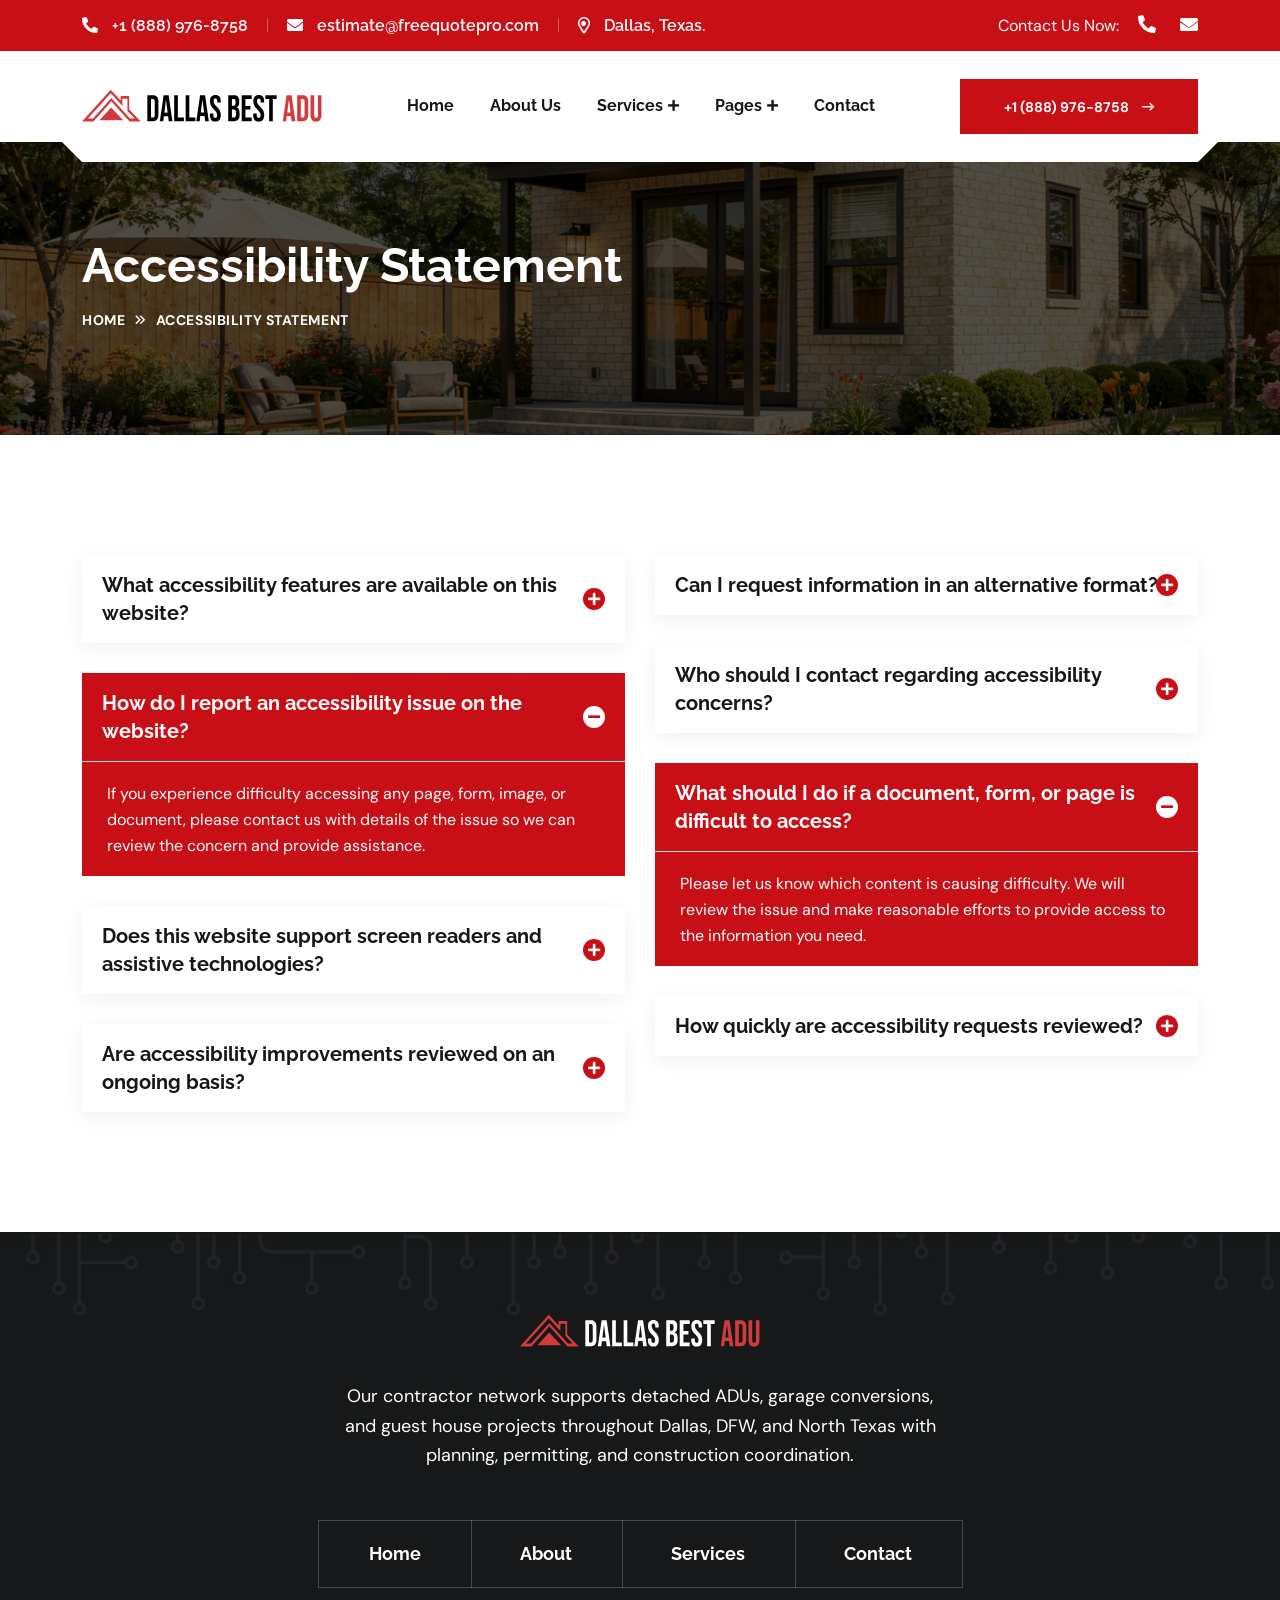
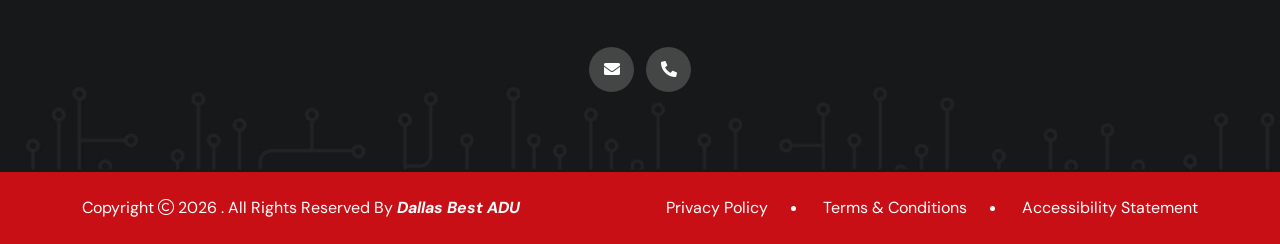
<file: accessibility-statement.html>
<!doctype html>
<html class="no-js" lang="zxx">
 <head>
    <meta charset="utf-8" />
    <meta http-equiv="x-ua-compatible" content="ie=edge" />

<!-- Primary SEO -->
<title>Accessibility Statement | Dallas Best ADU</title>

<meta name="author" content="Dallas Best ADU" />
<meta name="description" content="Read the Dallas Best ADU accessibility statement and learn about our commitment to providing an accessible website experience for homeowners throughout Dallas, Dallas-Fort Worth, and North Texas." />
<meta name="keywords" content="Accessibility Statement Dallas Best ADU, Website Accessibility Dallas, ADA Accessibility Statement, Dallas ADU Services, Dallas ADU Contractor Network, Accessible Website Policy, North Texas ADU Services" />
<meta name="robots" content="index,follow" />

<!-- Canonical -->
<link rel="canonical" href="https://www.dallasbestadu.com/accessibility-statement.html" />

<!-- Open Graph -->
<meta property="og:type" content="website" />
<meta property="og:title" content="Accessibility Statement | Dallas Best ADU" />
<meta property="og:description" content="Learn about Dallas Best ADU's commitment to website accessibility and providing an inclusive online experience for homeowners throughout Dallas-Fort Worth and North Texas." />
<meta property="og:url" content="https://www.dallasbestadu.com/accessibility-statement.html" />
<meta property="og:site_name" content="Dallas Best ADU" />
<meta property="og:locale" content="en_US" />
<meta property="og:image" content="https://www.dallasbestadu.com/assets/img/service/guest-house-inlaw-suite-service-2.webp" />
<meta property="og:image:width" content="1200" />
<meta property="og:image:height" content="630" />

<!-- Twitter -->
<meta name="twitter:card" content="summary_large_image" />
<meta name="twitter:title" content="Accessibility Statement | Dallas Best ADU" />
<meta name="twitter:description" content="Read our accessibility statement and learn about our efforts to provide an accessible website experience for visitors throughout Dallas, Texas." />
<meta name="twitter:image" content="https://www.dallasbestadu.com/assets/img/service/guest-house-inlaw-suite-service-2.webp" />

<!-- Mobile Specific Metas -->
<meta name="viewport" content="width=device-width, initial-scale=1, shrink-to-fit=no" />

<!-- Theme Color -->
<meta name="theme-color" content="#ffffff" />

  <!-- Favicons -->
    <link rel="apple-touch-icon" sizes="57x57" href="assets/img/favicon/apple-icon-57x57.png" />
    <link rel="apple-touch-icon" sizes="60x60" href="assets/img/favicon/apple-icon-60x60.png" />
    <link rel="apple-touch-icon" sizes="72x72" href="assets/img/favicon/apple-icon-72x72.png" />
    <link rel="apple-touch-icon" sizes="76x76" href="assets/img/favicon/apple-icon-76x76.png" />
    <link rel="apple-touch-icon" sizes="114x114" href="assets/img/favicon/apple-icon-114x114.png" />
    <link rel="apple-touch-icon" sizes="120x120" href="assets/img/favicon/apple-icon-120x120.png" />
    <link rel="apple-touch-icon" sizes="144x144" href="assets/img/favicon/apple-icon-144x144.png" />
    <link rel="apple-touch-icon" sizes="152x152" href="assets/img/favicon/apple-icon-152x152.png" />
    <link rel="apple-touch-icon" sizes="180x180" href="assets/img/favicon/apple-icon-180x180.png" />
    <link rel="icon" type="image/png" sizes="192x192" href="assets/img/favicon/android-icon-192x192.png" />
    <link rel="icon" type="image/png" sizes="32x32" href="assets/img/favicon/favicon-32x32.png" />
    <link rel="icon" type="image/png" sizes="96x96" href="assets/img/favicon/favicon-96x96.png" />
    <link rel="icon" type="image/png" sizes="16x16" href="assets/img/favicon/favicon-16x16.png" />
    <link rel="manifest" href="assets/img/favicon/manifest.json" />
    <meta name="msapplication-TileColor" content="#ffffff" />
    <meta name="msapplication-TileImage" content="assets/img/favicon/ms-icon-144x144.png" />
    <meta name="theme-color" content="#ffffff" />

<!-- Google Fonts -->
<link rel="preconnect" href="https://fonts.googleapis.com" />
<link rel="preconnect" href="https://fonts.gstatic.com" crossorigin />
<link href="https://fonts.googleapis.com/css2?family=DM+Sans:ital,opsz,wght@0,9..40,100..1000;1,9..40,100..1000&family=Raleway:wght@100..900&display=swap" rel="stylesheet" />

<!-- CSS Files -->
<link rel="stylesheet" href="assets/css/bootstrap.min.css" />
<link rel="stylesheet" href="assets/css/fontawesome.min.css" />
<link rel="stylesheet" href="assets/css/layerslider.min.css" />
<link rel="stylesheet" href="assets/css/magnific-popup.min.css" />
<link rel="stylesheet" href="assets/css/slick.min.css" />
<link rel="stylesheet" href="assets/css/eocjs-newsticker.css" />
<link rel="stylesheet" href="assets/css/style.css" />

</head>

  <body>
 
  <!--===== Sticky Header =====-->
    <div class="sticky-header-wrap sticky-wrap sticky-header">
      <div class="sticky-active">
        <div class="container position-relative">
          <div class="row align-items-center">
            <div class="col-5 col-md-3">
              <div class="logo">
                <a href="index.html">
                  <img src="assets/img/logo/dallas-best-adu-sidebar.svg" alt="dallas best adu logo" />
                </a>
              </div>
            </div>
            <div class="col-7 col-md-9 text-end position-static">
              <nav class="main-menu menu-sticky1 d-none d-lg-block">
                <ul>
                  <li>
                    <a href="index.html">Home</a>
                  </li>
                  <li>
                    <a href="about.html">About Us</a>
                  </li>
                  <li class="menu-item-has-children">
                    <a href="services.html">Services</a>
                    <ul class="sub-menu">
                      <li><a href="service-detached-backyard-adu.html">Detached &amp; Backyard ADU Construction</a></li>
                      <li><a href="service-garage-conversion-adu.html">Garage Conversion ADUs</a></li>
                      <li><a href="service-custom-adu-design-build.html">Custom ADU Design &amp; Build</a></li>
                      <li><a href="service-adu-permit-planning.html">ADU Permit &amp; Planning Services</a></li>
                      <li><a href="service-guest-house-in-law-construction.html">Guest House Construction</a></li>
                    </ul>
                  </li>
                  <li class="menu-item-has-children">
                    <a href="#">Pages</a>
                  <ul class="sub-menu">
                <li><a href="faqs.html">Faqs</a></li>
                <li><a href="privacy-policy.html">Privacy Policy</a></li>
                <li><a href="accessibility-statement.html">Accessibility Statement</a></li>
                <li><a href="terms-conditions.html">Terms &amp; Conditions</a></li>
              </ul>
                  </li>
                  <li>
                    <a href="contact.html">Contact</a>
                  </li>
                </ul>
              </nav>
              <button class="vs-menu-toggle d-inline-block d-lg-none"><i class="far fa-bars"></i></button>
            </div>
          </div>
        </div>
      </div>
    </div>

    <!--===== Mobile Menu  -->
    <div class="vs-menu-wrapper">
      <div class="vs-menu-area text-center">
        <button class="vs-menu-toggle"><i class="fal fa-times"></i></button>
        <div class="mobile-logo">
          <a href="index.html"><img src="assets/img/logo/dallas-best-adu-sidebar.svg" alt="dallas best adu logo" /></a>
        </div>
        <div class="vs-mobile-menu">
          <ul>
            <li>
              <a href="index.html">Home</a>
            </li>
            <li>
              <a href="about.html">About Us</a>
            </li>
            <li class="menu-item-has-children">
              <a href="services.html">Services</a>
              <ul class="sub-menu">
                     <li><a href="service-detached-backyard-adu.html">Detached &amp; Backyard ADU Construction</a></li>
                      <li><a href="service-garage-conversion-adu.html">Garage Conversion ADUs</a></li>
                      <li><a href="service-custom-adu-design-build.html">Custom ADU Design &amp; Build</a></li>
                      <li><a href="service-adu-permit-planning.html">ADU Permit &amp; Planning Services</a></li>
                      <li><a href="service-guest-house-in-law-construction.html">Guest House Construction</a></li>
              </ul>
            </li>
            <li class="menu-item-has-children">
              <a href="#">Pages</a>
              <ul class="sub-menu">
                <li><a href="faqs.html">Faqs</a></li>
                <li><a href="privacy-policy.html">Privacy Policy</a></li>
                <li><a href="accessibility-statement.html">Accessibility Statement</a></li>
                <li><a href="terms-conditions.html">Terms &amp; Conditions</a></li>
              </ul>
            </li>
            <li>
              <a href="contact.html">Contact Us</a>
            </li>
          </ul>
        </div>
      </div>
    </div>

    <!--===== Header Area =====-->
    <header class="vs-header header-layout2">
      <div class="header-top">
        <div class="container">
          <div class="row align-items-center justify-content-between">
            <div class="col-md-auto text-center text-md-start">
              <div class="header-links">
                <ul>
                  <li>
                    <a href="tel:+18889768758">
                      <i class="fas fa-phone-alt"></i>
                      +1 (888) 976-8758
                    </a>
                  </li>
                  <li>
                    <a href="mailto:estimate@freequotepro.com">
                      <i class="fas fa-envelope"></i>
                      estimate@freequotepro.com
                    </a>
                  </li>
                  <li class="d-none d-md-inline-block">
                    <i class="far fa-map-marker-alt"></i>
                    Dallas, Texas.
                  </li>
                </ul>
              </div>
            </div>
            <div class="col-auto d-none d-md-block">
              <div class="social-style2">
                <span class="social-title">Contact Us Now:</span>
                <a href="tel:+18889768758"><i class="fas fa-phone-alt"></i></a>
                <a href="mailto:estimate@freequotepro.com"><i class="fas fa-envelope"></i></a>
              </div>
            </div>
          </div>
        </div>
      </div>
      <div class="header-middle">
        <div class="container">
          <div class="menu-area">
            <div class="row justify-content-between align-items-center">
              <div class="col-auto">
                <div class="header-logo">
                  <a href="index.html">
                    <img src="assets/img/logo/dallas-best-adu-sidebar.svg" alt="dallas best adu logo" />
                  </a>
                </div>
              </div>
              <div class="col text-end text-xl-center">
                <nav class="main-menu menu-style1 d-none d-lg-block">
                  <ul>
                    <li>
                      <a href="index.html">Home</a>
                    </li>
                    <li>
                      <a href="about.html">About Us</a>
                    </li>
                    <li class="menu-item-has-children">
                      <a href="services.html">Services</a>
                      <ul class="sub-menu">
                           <li><a href="service-detached-backyard-adu.html">Detached &amp; Backyard ADU Construction</a></li>
                      <li><a href="service-garage-conversion-adu.html">Garage Conversion ADUs</a></li>
                      <li><a href="service-custom-adu-design-build.html">Custom ADU Design &amp; Build</a></li>
                      <li><a href="service-adu-permit-planning.html">ADU Permit &amp; Planning Services</a></li>
                      <li><a href="service-guest-house-in-law-construction.html">Guest House Construction</a></li>
                      </ul>
                    </li>
                    <li class="menu-item-has-children">
                      <a href="#">Pages</a>
                      <ul class="sub-menu">
                        <li><a href="faqs.html">Faqs</a></li>
                <li><a href="privacy-policy.html">Privacy Policy</a></li>
                <li><a href="accessibility-statement.html">Accessibility Statement</a></li>
                <li><a href="terms-conditions.html">Terms &amp; Conditions</a></li>
                      </ul>
                    </li>
                    <li>
                      <a href="contact.html">Contact</a>
                    </li>
                  </ul>
                </nav>
                <button class="vs-menu-toggle d-lg-none"><i class="fal fa-bars"></i></button>
              </div>
              <div class="col-auto d-none d-xl-block">
                <div class="header-btn">
                  <a href="tel:+18889768758" class="vs-btn">
                    +1 (888) 976-8758
                    <i class="far fa-long-arrow-right"></i>
                  </a>
                </div>
              </div>
            </div>
          </div>
        </div>
      </div>
    </header>

    <!--===== Breadcumb  -->
    <div class="breadcumb-wrapper" data-bg-src="assets/img/bg/page-header.webp">
      <div class="container z-index-common">
        <div class="breadcumb-content">
          <h1 class="breadcumb-title">Accessibility Statement</h1>
        </div>
        <div class="breadcumb-menu-wrap">
          <ul class="breadcumb-menu">
            <li><a href="index.html">Home</a></li>
            <li>Accessibility Statement</li>
          </ul>
        </div>
      </div>
    </div>

    <!--===== Accordion Area =====-->
    <section class="space">
      <div class="container">
        <div class="row gy-4">
          <div class="col-xl-6">
            <div class="accordion accordion-style1 layout2" id="faqVersion1">
              <div class="accordion-item">
                <div class="accordion-header" id="headingOne1">
                  <button class="accordion-button collapsed" type="button" data-bs-toggle="collapse" data-bs-target="#collapseOne1" aria-expanded="false" aria-controls="collapseOne1">What accessibility features are available on this website?</button>
                </div>
                <div id="collapseOne1" class="accordion-collapse collapse" aria-labelledby="headingOne1" data-bs-parent="#faqVersion1">
                  <div class="accordion-body">
                    <p>This website is designed to support accessibility through clear navigation, readable content, alternative image text, responsive layouts, and compatibility with many modern assistive technologies and devices.</p>
                  </div>
                </div>
              </div>

              <div class="accordion-item active">
                <div class="accordion-header" id="headingTwo1">
                  <button class="accordion-button" type="button" data-bs-toggle="collapse" data-bs-target="#collapseTwo1" aria-expanded="true" aria-controls="collapseTwo1">How do I report an accessibility issue on the website?</button>
                </div>
                <div id="collapseTwo1" class="accordion-collapse collapse show" aria-labelledby="headingTwo1" data-bs-parent="#faqVersion1">
                  <div class="accordion-body">
                    <p>If you experience difficulty accessing any page, form, image, or document, please contact us with details of the issue so we can review the concern and provide assistance.</p>
                  </div>
                </div>
              </div>

              <div class="accordion-item">
                <div class="accordion-header" id="headingThree1">
                  <button class="accordion-button collapsed" type="button" data-bs-toggle="collapse" data-bs-target="#collapseThree1" aria-expanded="false" aria-controls="collapseThree1">Does this website support screen readers and assistive technologies?</button>
                </div>
                <div id="collapseThree1" class="accordion-collapse collapse" aria-labelledby="headingThree1" data-bs-parent="#faqVersion1">
                  <div class="accordion-body">
                    <p>We strive to improve compatibility with commonly used screen readers and assistive technologies by using structured content, descriptive labels, and accessible navigation throughout the website.</p>
                  </div>
                </div>
              </div>

              <div class="accordion-item">
                <div class="accordion-header" id="headingFour1">
                  <button class="accordion-button collapsed" type="button" data-bs-toggle="collapse" data-bs-target="#collapseFour1" aria-expanded="false" aria-controls="collapseFour1">Are accessibility improvements reviewed on an ongoing basis?</button>
                </div>
                <div id="collapseFour1" class="accordion-collapse collapse" aria-labelledby="headingFour1" data-bs-parent="#faqVersion1">
                  <div class="accordion-body">
                    <p>
                      <strong>DallasBestADU</strong>
                      regularly evaluates website accessibility and usability to identify opportunities for improvement and provide a better experience for all visitors.
                    </p>
                  </div>
                </div>
              </div>
            </div>
          </div>

          <div class="col-xl-6">
            <div class="accordion accordion-style1 layout2" id="faqVersion2">
              <div class="accordion-item">
                <div class="accordion-header" id="headingOne2">
                  <button class="accordion-button collapsed" type="button" data-bs-toggle="collapse" data-bs-target="#collapseOne2" aria-expanded="false" aria-controls="collapseOne2">Can I request information in an alternative format?</button>
                </div>
                <div id="collapseOne2" class="accordion-collapse collapse" aria-labelledby="headingOne2" data-bs-parent="#faqVersion2">
                  <div class="accordion-body">
                    <p>If you are unable to access information on this website, we will make reasonable efforts to provide the requested content in an alternative format whenever available.</p>
                  </div>
                </div>
              </div>

              <div class="accordion-item">
                <div class="accordion-header" id="headingThree2">
                  <button class="accordion-button collapsed" type="button" data-bs-toggle="collapse" data-bs-target="#collapseThree2" aria-expanded="false" aria-controls="collapseThree2">Who should I contact regarding accessibility concerns?</button>
                </div>
                <div id="collapseThree2" class="accordion-collapse collapse" aria-labelledby="headingThree2" data-bs-parent="#faqVersion2">
                  <div class="accordion-body">
                    <p>Visitors who encounter accessibility barriers may contact our team directly. We welcome feedback and work to address reported issues as efficiently as possible.</p>
                  </div>
                </div>
              </div>

              <div class="accordion-item active">
                <div class="accordion-header" id="headingTwo2">
                  <button class="accordion-button" type="button" data-bs-toggle="collapse" data-bs-target="#collapseTwo2" aria-expanded="true" aria-controls="collapseTwo2">What should I do if a document, form, or page is difficult to access?</button>
                </div>
                <div id="collapseTwo2" class="accordion-collapse collapse show" aria-labelledby="headingTwo2" data-bs-parent="#faqVersion2">
                  <div class="accordion-body">
                    <p>Please let us know which content is causing difficulty. We will review the issue and make reasonable efforts to provide access to the information you need.</p>
                  </div>
                </div>
              </div>

              <div class="accordion-item">
                <div class="accordion-header" id="headingFour2">
                  <button class="accordion-button collapsed" type="button" data-bs-toggle="collapse" data-bs-target="#collapseFour2" aria-expanded="false" aria-controls="collapseFour2">How quickly are accessibility requests reviewed?</button>
                </div>
                <div id="collapseFour2" class="accordion-collapse collapse" aria-labelledby="headingFour2" data-bs-parent="#faqVersion2">
                  <div class="accordion-body">
                    <p>Accessibility inquiries are reviewed as promptly as possible. Our goal is to evaluate reported concerns and respond with helpful information or assistance in a timely manner.</p>
                  </div>
                </div>
              </div>
            </div>
          </div>
        </div>
      </div>
    </section>

    <!--===== Footer Area =====-->
    <footer class="footer-wrapper footer-layout2" data-bg-src="assets/img/bg/footer-bg-2-1.webp">
      <div class="container">
        <div class="widget-area">
          <div class="widget">
            <div class="vs-widget-about">
              <div class="footer-logo">
                <a href="index.html"><img src="assets/img/logo/dallas-best-adu-footer-logo.svg" alt="logo" /></a>
              </div>
              <p class="footer-text">Our contractor network supports detached ADUs, garage conversions, and guest house projects throughout Dallas, DFW, and North Texas with planning, permitting, and construction coordination.</p>
            </div>
          </div>
          <div class="widget widget_nav_menu">
            <div class="menu-all-pages-container copyright-menu2">
              <ul class="menu">
                <li><a href="index.html">Home</a></li>
                <li><a href="about.html">About</a></li>
                <li><a href="services.html">Services</a></li>
                <li><a href="contact.html">Contact</a></li>
              </ul>
            </div>
          </div>
          <div class="widget">
            <div class="footer-social">
              <a href="mailto:estimate@freequotepro.com"><i class="fas fa-envelope"></i></a>
              <a href="tel:+18889768758"><i class="fas fa-phone-alt"></i></a>
            </div>
          </div>
        </div>
      </div>
      <div class="copyright-wrap">
        <div class="container">
          <div class="row align-items-center justify-content-between text-center text-md-start gy-2 flex-row-reverse">
            <div class="col-md-auto">
              <div class="copyright-menu">
                <ul>
                  <li><a href="privacy-policy.html">Privacy Policy</a></li>
                  <li><a href="terms-conditions.html">Terms &amp; Conditions</a></li>
                  <li><a href="accessibility-statement.html">Accessibility Statement</a></li>
                </ul>
              </div>
            </div>
            <div class="col-md-auto">
              <p class="copyright-text">
                Copyright
                <i class="fal fa-copyright"></i>
                2026 . All Rights Reserved By
                <a href="https://www.dallasbestadu.com/">Dallas Best ADU</a>
              </p>
            </div>
          </div>
        </div>
      </div>
    </footer>

    <!-- Scroll To Top -->
    <a href="#" class="scrollToTop scroll-btn"><i class="far fa-arrow-up"></i></a>

    <!--********************************
			Code End  Here 
	******************************** -->

    <!--==============================
        All Js File
    ============================== -->
    <!-- Jquery -->
    <script src="assets/js/vendor/jquery-3.6.0.min.js"></script>
    <!-- Slick Slider -->
    <script src="assets/js/slick.min.js"></script>
    <!-- <script src="assets/js/app.min.js"></script> -->
    <!-- Layerslider -->
    <script src="assets/js/layerslider.utils.js"></script>
    <script src="assets/js/layerslider.transitions.js"></script>
    <script src="assets/js/layerslider.kreaturamedia.jquery.js"></script>
    <!-- Bootstrap -->
    <script src="assets/js/bootstrap.min.js"></script>
    <!-- Magnific Popup -->
    <script src="assets/js/jquery.magnific-popup.min.js"></script>
    <!-- News Ticker -->
    <script src="assets/js/eocjs-newsticker.js"></script>
    <!-- Isotope Filter -->
    <script src="assets/js/imagesloaded.pkgd.min.js"></script>
    <script src="assets/js/isotope.pkgd.min.js"></script>
    <!-- Main Js File -->
    <script src="assets/js/main.js"></script>
  </body>
</html>
</file>
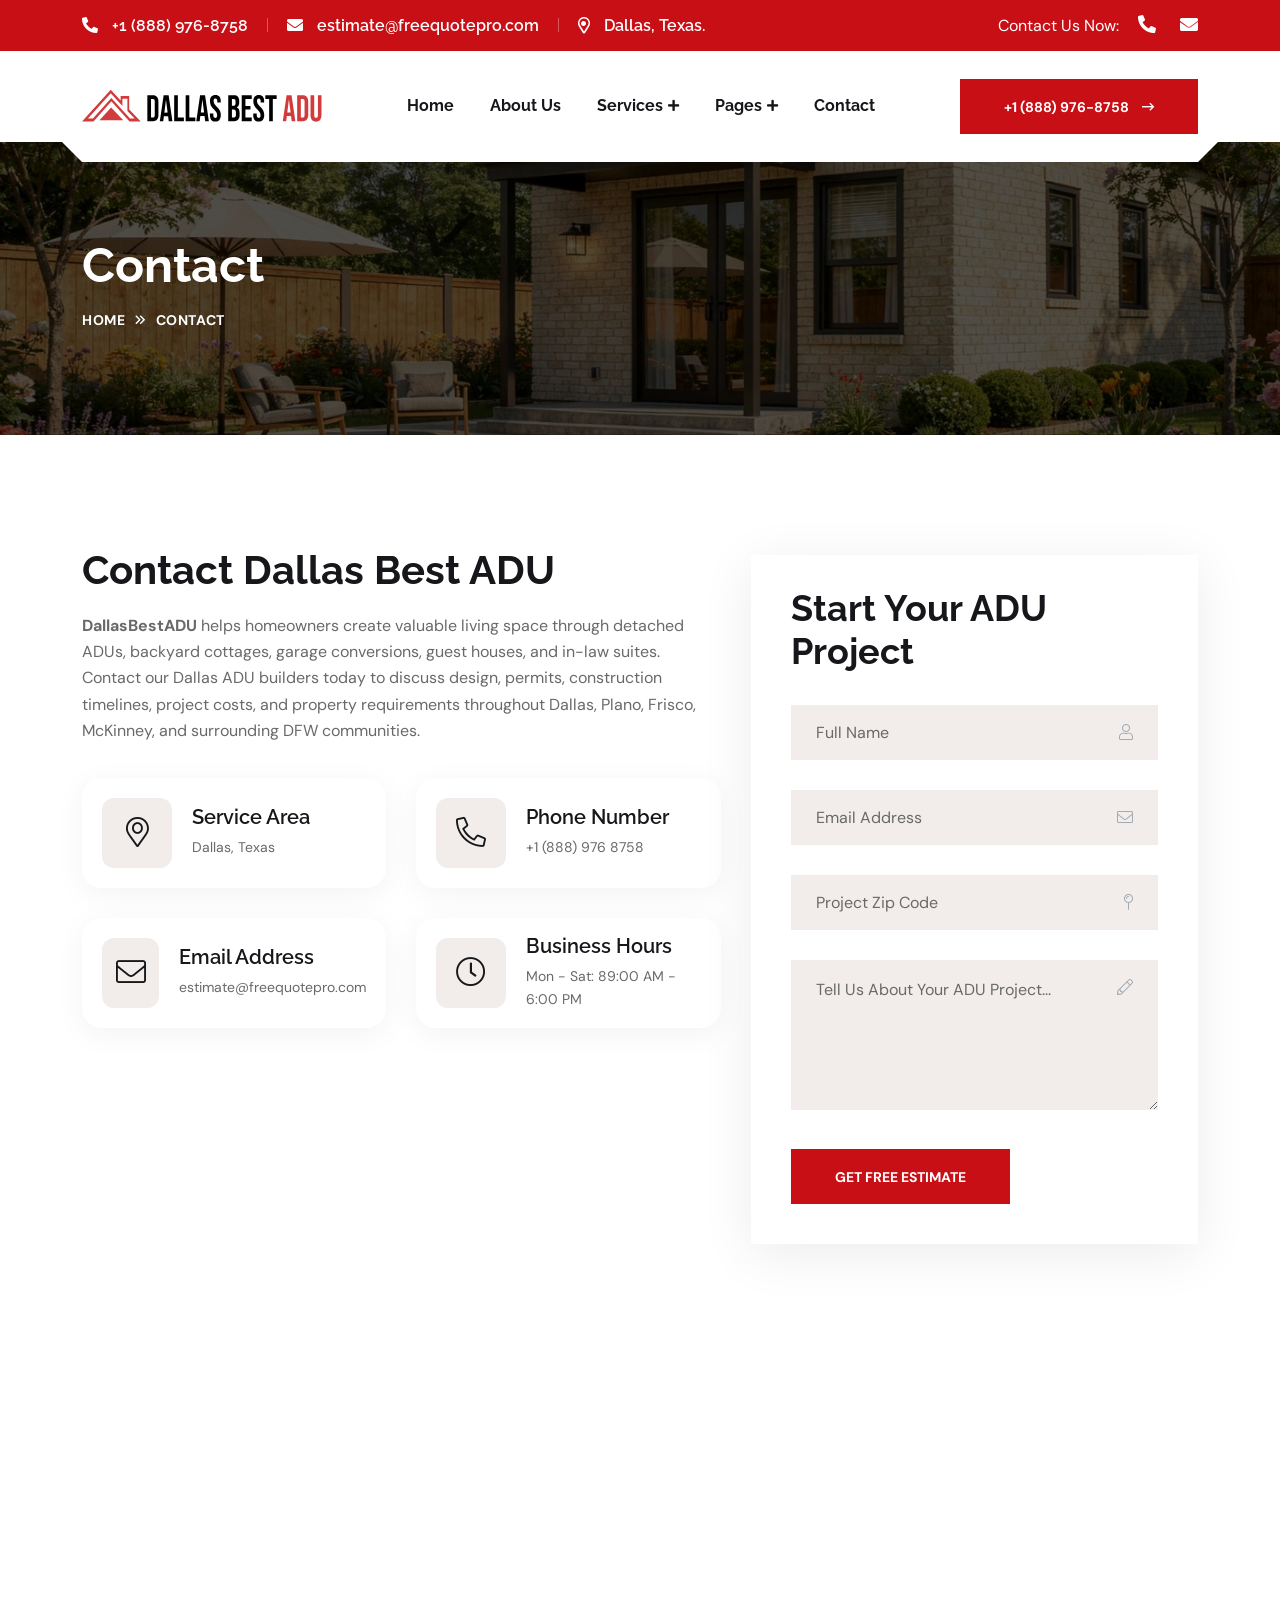
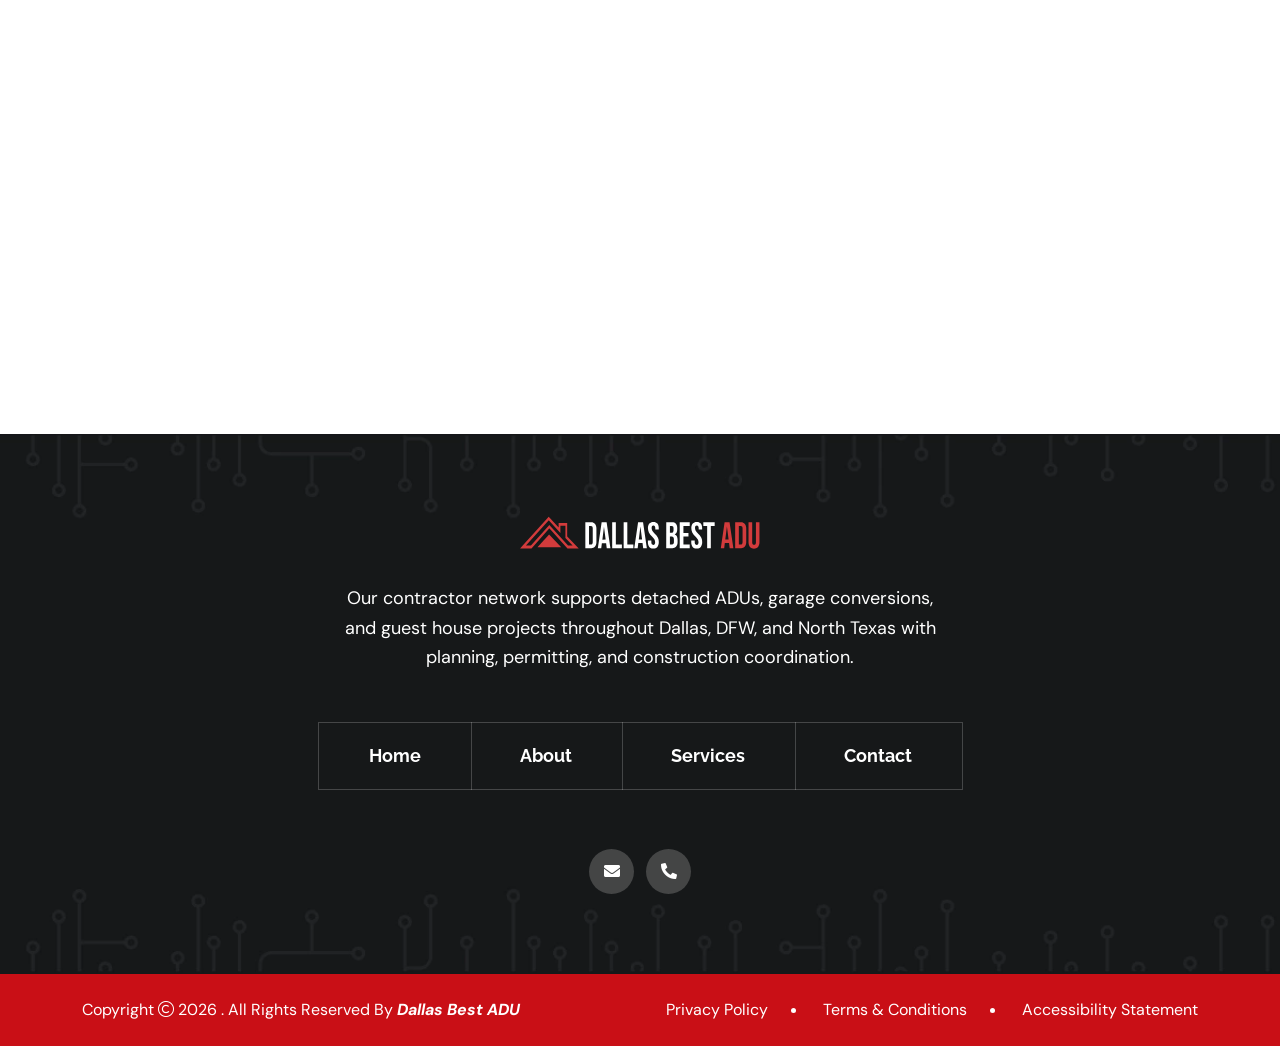
<file: contact.html>
<!doctype html>
<html class="no-js" lang="zxx">
 <head>
    <meta charset="utf-8" />
    <meta http-equiv="x-ua-compatible" content="ie=edge" />

<!-- Primary SEO -->
<title>Contact Dallas Best ADU | Dallas ADU Services</title>

<meta name="author" content="Dallas Best ADU" />
<meta name="description" content="Contact Dallas Best ADU to discuss detached ADUs, garage conversions, guest houses, in-law suites, permit assistance, and custom ADU projects throughout Dallas, TX." />
<meta name="keywords" content="Contact Dallas Best ADU, Dallas ADU Builder, Dallas ADU Contractor, ADU Construction Dallas, Garage Conversion Dallas, Detached ADU Dallas, Guest House Builder Dallas, In-Law Suite Construction Dallas, ADU Permit Services Dallas, Custom ADU Design Dallas, DFW ADU Services" />
<meta name="robots" content="index,follow" />

<!-- Canonical -->
<link rel="canonical" href="https://www.dallasbestadu.com/contact.html" />

<!-- Open Graph -->
<meta property="og:type" content="website" />
<meta property="og:title" content="Contact Dallas Best ADU | Dallas ADU Services" />
<meta property="og:description" content="Get in touch with Dallas Best ADU to learn more about detached ADUs, garage conversions, guest houses, permit coordination, and custom ADU opportunities throughout Dallas-Fort Worth." />
<meta property="og:url" content="https://www.dallasbestadu.com/contact.html" />
<meta property="og:site_name" content="Dallas Best ADU" />
<meta property="og:locale" content="en_US" />
<meta property="og:image" content="https://www.dallasbestadu.com/assets/img/service/backyard-adu-service-3.webp" />
<meta property="og:image:width" content="1200" />
<meta property="og:image:height" content="630" />

<!-- Twitter -->
<meta name="twitter:card" content="summary_large_image" />
<meta name="twitter:title" content="Contact Dallas Best ADU | Dallas ADU Services" />
<meta name="twitter:description" content="Contact Dallas Best ADU for information about ADU planning, garage conversions, detached ADUs, guest houses, permit assistance, and related services in Dallas, Texas." />
<meta name="twitter:image" content="https://www.dallasbestadu.com/assets/img/service/backyard-adu-service-3.webp" />

<!-- Mobile Specific Metas -->
<meta name="viewport" content="width=device-width, initial-scale=1, shrink-to-fit=no" />

<!-- Theme Color -->
<meta name="theme-color" content="#ffffff" />

  <!-- Favicons -->
    <link rel="apple-touch-icon" sizes="57x57" href="assets/img/favicon/apple-icon-57x57.png" />
    <link rel="apple-touch-icon" sizes="60x60" href="assets/img/favicon/apple-icon-60x60.png" />
    <link rel="apple-touch-icon" sizes="72x72" href="assets/img/favicon/apple-icon-72x72.png" />
    <link rel="apple-touch-icon" sizes="76x76" href="assets/img/favicon/apple-icon-76x76.png" />
    <link rel="apple-touch-icon" sizes="114x114" href="assets/img/favicon/apple-icon-114x114.png" />
    <link rel="apple-touch-icon" sizes="120x120" href="assets/img/favicon/apple-icon-120x120.png" />
    <link rel="apple-touch-icon" sizes="144x144" href="assets/img/favicon/apple-icon-144x144.png" />
    <link rel="apple-touch-icon" sizes="152x152" href="assets/img/favicon/apple-icon-152x152.png" />
    <link rel="apple-touch-icon" sizes="180x180" href="assets/img/favicon/apple-icon-180x180.png" />
    <link rel="icon" type="image/png" sizes="192x192" href="assets/img/favicon/android-icon-192x192.png" />
    <link rel="icon" type="image/png" sizes="32x32" href="assets/img/favicon/favicon-32x32.png" />
    <link rel="icon" type="image/png" sizes="96x96" href="assets/img/favicon/favicon-96x96.png" />
    <link rel="icon" type="image/png" sizes="16x16" href="assets/img/favicon/favicon-16x16.png" />
    <link rel="manifest" href="assets/img/favicon/manifest.json" />
    <meta name="msapplication-TileColor" content="#ffffff" />
    <meta name="msapplication-TileImage" content="assets/img/favicon/ms-icon-144x144.png" />
    <meta name="theme-color" content="#ffffff" />

<!-- Google Fonts -->
<link rel="preconnect" href="https://fonts.googleapis.com" />
<link rel="preconnect" href="https://fonts.gstatic.com" crossorigin />
<link href="https://fonts.googleapis.com/css2?family=DM+Sans:ital,opsz,wght@0,9..40,100..1000;1,9..40,100..1000&family=Raleway:wght@100..900&display=swap" rel="stylesheet" />

<!-- CSS Files -->
<link rel="stylesheet" href="assets/css/bootstrap.min.css" />
<link rel="stylesheet" href="assets/css/fontawesome.min.css" />
<link rel="stylesheet" href="assets/css/layerslider.min.css" />
<link rel="stylesheet" href="assets/css/magnific-popup.min.css" />
<link rel="stylesheet" href="assets/css/slick.min.css" />
<link rel="stylesheet" href="assets/css/eocjs-newsticker.css" />
<link rel="stylesheet" href="assets/css/style.css" />

</head>


  <body>
   <!--===== Sticky Header =====-->
    <div class="sticky-header-wrap sticky-wrap sticky-header">
      <div class="sticky-active">
        <div class="container position-relative">
          <div class="row align-items-center">
            <div class="col-5 col-md-3">
              <div class="logo">
                <a href="index.html">
                  <img src="assets/img/logo/dallas-best-adu-sidebar.svg" alt="dallas best adu logo" />
                </a>
              </div>
            </div>
            <div class="col-7 col-md-9 text-end position-static">
              <nav class="main-menu menu-sticky1 d-none d-lg-block">
                <ul>
                  <li>
                    <a href="index.html">Home</a>
                  </li>
                  <li>
                    <a href="about.html">About Us</a>
                  </li>
                  <li class="menu-item-has-children">
                    <a href="services.html">Services</a>
                    <ul class="sub-menu">
                      <li><a href="service-detached-backyard-adu.html">Detached &amp; Backyard ADU Construction</a></li>
                      <li><a href="service-garage-conversion-adu.html">Garage Conversion ADUs</a></li>
                      <li><a href="service-custom-adu-design-build.html">Custom ADU Design &amp; Build</a></li>
                      <li><a href="service-adu-permit-planning.html">ADU Permit &amp; Planning Services</a></li>
                      <li><a href="service-guest-house-in-law-construction.html">Guest House Construction</a></li>
                    </ul>
                  </li>
                  <li class="menu-item-has-children">
                    <a href="#">Pages</a>
                  <ul class="sub-menu">
                <li><a href="faqs.html">Faqs</a></li>
                <li><a href="privacy-policy.html">Privacy Policy</a></li>
                <li><a href="accessibility-statement.html">Accessibility Statement</a></li>
                <li><a href="terms-conditions.html">Terms &amp; Conditions</a></li>
              </ul>
                  </li>
                  <li>
                    <a href="contact.html">Contact</a>
                  </li>
                </ul>
              </nav>
              <button class="vs-menu-toggle d-inline-block d-lg-none"><i class="far fa-bars"></i></button>
            </div>
          </div>
        </div>
      </div>
    </div>

    <!--===== Mobile Menu  -->
    <div class="vs-menu-wrapper">
      <div class="vs-menu-area text-center">
        <button class="vs-menu-toggle"><i class="fal fa-times"></i></button>
        <div class="mobile-logo">
          <a href="index.html"><img src="assets/img/logo/dallas-best-adu-sidebar.svg" alt="dallas best adu logo" /></a>
        </div>
        <div class="vs-mobile-menu">
          <ul>
            <li>
              <a href="index.html">Home</a>
            </li>
            <li>
              <a href="about.html">About Us</a>
            </li>
            <li class="menu-item-has-children">
              <a href="services.html">Services</a>
              <ul class="sub-menu">
                     <li><a href="service-detached-backyard-adu.html">Detached &amp; Backyard ADU Construction</a></li>
                      <li><a href="service-garage-conversion-adu.html">Garage Conversion ADUs</a></li>
                      <li><a href="service-custom-adu-design-build.html">Custom ADU Design &amp; Build</a></li>
                      <li><a href="service-adu-permit-planning.html">ADU Permit &amp; Planning Services</a></li>
                      <li><a href="service-guest-house-in-law-construction.html">Guest House Construction</a></li>
              </ul>
            </li>
            <li class="menu-item-has-children">
              <a href="#">Pages</a>
              <ul class="sub-menu">
                <li><a href="faqs.html">Faqs</a></li>
                <li><a href="privacy-policy.html">Privacy Policy</a></li>
                <li><a href="accessibility-statement.html">Accessibility Statement</a></li>
                <li><a href="terms-conditions.html">Terms &amp; Conditions</a></li>
              </ul>
            </li>
            <li>
              <a href="contact.html">Contact Us</a>
            </li>
          </ul>
        </div>
      </div>
    </div>

    <!--===== Header Area =====-->
    <header class="vs-header header-layout2">
      <div class="header-top">
        <div class="container">
          <div class="row align-items-center justify-content-between">
            <div class="col-md-auto text-center text-md-start">
              <div class="header-links">
                <ul>
                  <li>
                    <a href="tel:+18889768758">
                      <i class="fas fa-phone-alt"></i>
                      +1 (888) 976-8758
                    </a>
                  </li>
                  <li>
                    <a href="mailto:estimate@freequotepro.com">
                      <i class="fas fa-envelope"></i>
                      estimate@freequotepro.com
                    </a>
                  </li>
                  <li class="d-none d-md-inline-block">
                    <i class="far fa-map-marker-alt"></i>
                    Dallas, Texas.
                  </li>
                </ul>
              </div>
            </div>
            <div class="col-auto d-none d-md-block">
              <div class="social-style2">
                <span class="social-title">Contact Us Now:</span>
                <a href="tel:+18889768758"><i class="fas fa-phone-alt"></i></a>
                <a href="mailto:estimate@freequotepro.com"><i class="fas fa-envelope"></i></a>
              </div>
            </div>
          </div>
        </div>
      </div>
      <div class="header-middle">
        <div class="container">
          <div class="menu-area">
            <div class="row justify-content-between align-items-center">
              <div class="col-auto">
                <div class="header-logo">
                  <a href="index.html">
                    <img src="assets/img/logo/dallas-best-adu-sidebar.svg" alt="dallas best adu logo" />
                  </a>
                </div>
              </div>
              <div class="col text-end text-xl-center">
                <nav class="main-menu menu-style1 d-none d-lg-block">
                  <ul>
                    <li>
                      <a href="index.html">Home</a>
                    </li>
                    <li>
                      <a href="about.html">About Us</a>
                    </li>
                    <li class="menu-item-has-children">
                      <a href="services.html">Services</a>
                      <ul class="sub-menu">
                           <li><a href="service-detached-backyard-adu.html">Detached &amp; Backyard ADU Construction</a></li>
                      <li><a href="service-garage-conversion-adu.html">Garage Conversion ADUs</a></li>
                      <li><a href="service-custom-adu-design-build.html">Custom ADU Design &amp; Build</a></li>
                      <li><a href="service-adu-permit-planning.html">ADU Permit &amp; Planning Services</a></li>
                      <li><a href="service-guest-house-in-law-construction.html">Guest House Construction</a></li>
                      </ul>
                    </li>
                    <li class="menu-item-has-children">
                      <a href="#">Pages</a>
                      <ul class="sub-menu">
                        <li><a href="faqs.html">Faqs</a></li>
                <li><a href="privacy-policy.html">Privacy Policy</a></li>
                <li><a href="accessibility-statement.html">Accessibility Statement</a></li>
                <li><a href="terms-conditions.html">Terms &amp; Conditions</a></li>
                      </ul>
                    </li>
                    <li>
                      <a href="contact.html">Contact</a>
                    </li>
                  </ul>
                </nav>
                <button class="vs-menu-toggle d-lg-none"><i class="fal fa-bars"></i></button>
              </div>
              <div class="col-auto d-none d-xl-block">
                <div class="header-btn">
                  <a href="tel:+18889768758" class="vs-btn">
                    +1 (888) 976-8758
                    <i class="far fa-long-arrow-right"></i>
                  </a>
                </div>
              </div>
            </div>
          </div>
        </div>
      </div>
    </header>

    <!--===== Breadcumb ===== -->
    <div class="breadcumb-wrapper" data-bg-src="assets/img/bg/page-header.webp">
      <div class="container z-index-common">
        <div class="breadcumb-content">
          <h1 class="breadcumb-title">Contact</h1>
        </div>
        <div class="breadcumb-menu-wrap">
          <ul class="breadcumb-menu">
            <li><a href="index.html">Home</a></li>
            <li>Contact</li>
          </ul>
        </div>
      </div>
    </div>

    <!--===== Contact Area =====-->
    <section class="space-top space-extra-bottom">
      <div class="container">
        <div class="row">
          <div class="col-xl-7">
            <div class="title-area mb-xl-2 pb-xl-2">
              <h2 class="sec-title">Contact Dallas Best ADU</h2>
              <p class="pe-xxl-4">
                <strong>DallasBestADU</strong>
                helps homeowners create valuable living space through detached ADUs, backyard cottages, garage conversions, guest houses, and in-law suites. Contact our Dallas ADU builders today to discuss design, permits, construction timelines, project costs, and property requirements throughout Dallas, Plano, Frisco, McKinney, and surrounding DFW communities.
              </p>
            </div>

            <div class="row pe-xxl-5 mb-xl-1">
              <div class="col-xl-6">
                <div class="media-style5">
                  <div class="media-icon"><i class="fal fa-map-marker-alt"></i></div>
                  <div class="media-body">
                    <h3 class="media-title">Service Area</h3>
                    <p class="media-info">Dallas, Texas</p>
                  </div>
                </div>
              </div>

              <div class="col-xl-6">
                <div class="media-style5">
                  <div class="media-icon"><i class="fal fa-phone-alt"></i></div>
                  <div class="media-body">
                    <h3 class="media-title">Phone Number</h3>
                    <p class="media-info">
                      <a href="tel:+18889768758">+1 (888) 976 8758</a>
                    </p>
                  </div>
                </div>
              </div>

              <div class="col-xl-6">
                <div class="media-style5">
                  <div class="media-icon">
                    <a href=""></a>
                    <i class="fal fa-envelope"></i>
                  </div>
                  <div class="media-body">
                    <h3 class="media-title">Email Address</h3>
                    <p class="media-info"><a href="mailto:estimate@freequotepro.com">estimate@freequotepro.com</a></p>
                  </div>
                </div>
              </div>

              <div class="col-xl-6">
                <div class="media-style5">
                  <div class="media-icon"><i class="fal fa-clock"></i></div>
                  <div class="media-body">
                    <h3 class="media-title">Business Hours</h3>
                    <p class="media-info">Mon - Sat: 89:00 AM - 6:00 PM</p>
                  </div>
                </div>
              </div>
            </div>
          </div>

          <div class="col-xl-5">
            <form action="mail.php" class="form-style4 ajax-contact">
              <h2 class="form-title h3 mb-4 pb-2 mt-n2">Start Your ADU Project</h2>

              <div class="form-group">
                <i class="fal fa-user"></i>
                <label for="name" class="sr-only">Full Name</label>
                <input type="text" id="name" name="name" class="form-control" placeholder="Full Name" />
              </div>

              <div class="form-group">
                <i class="fal fa-envelope"></i>
                <label for="email" class="sr-only">Email Address</label>
                <input type="email" id="email" name="email" class="form-control" placeholder="Email Address" />
              </div>

              <div class="form-group">
                <i class="fal fa-map-pin"></i>
                <label for="zipcode" class="sr-only">Zip Code</label>
                <input type="text" id="zipcode" name="zipcode" class="form-control" placeholder="Project Zip Code" />
              </div>

              <div class="form-group">
                <i class="fal fa-pencil"></i>
                <label for="message" class="sr-only">Project Details</label>
                <textarea name="message" id="message" placeholder="Tell Us About Your ADU Project..."></textarea>
              </div>

              <div class="form-btn">
                <button class="vs-btn" type="submit">Get Free Estimate</button>
              </div>
            </form>
          </div>
        </div>
      </div>
    </section>

    <!-- Contact Map -->
    <div class="contact-map">
      <iframe src="https://www.google.com/maps?q=Los+Angeles,+CA&output=embed" width="600" height="700" style="border: 0" allowfullscreen="" loading="lazy" referrerpolicy="no-referrer-when-downgrade"></iframe>
    </div>

    <!--===== Footer Area =====-->
    <footer class="footer-wrapper footer-layout2" data-bg-src="assets/img/bg/footer-bg-2-1.webp">
      <div class="container">
        <div class="widget-area">
          <div class="widget">
            <div class="vs-widget-about">
              <div class="footer-logo">
                <a href="index.html"><img src="assets/img/logo/dallas-best-adu-footer-logo.svg" alt="logo" /></a>
              </div>
              <p class="footer-text">Our contractor network supports detached ADUs, garage conversions, and guest house projects throughout Dallas, DFW, and North Texas with planning, permitting, and construction coordination.</p>
            </div>
          </div>
          <div class="widget widget_nav_menu">
            <div class="menu-all-pages-container copyright-menu2">
              <ul class="menu">
                <li><a href="index.html">Home</a></li>
                <li><a href="about.html">About</a></li>
                <li><a href="services.html">Services</a></li>
                <li><a href="contact.html">Contact</a></li>
              </ul>
            </div>
          </div>
          <div class="widget">
            <div class="footer-social">
              <a href="mailto:estimate@freequotepro.com"><i class="fas fa-envelope"></i></a>
              <a href="tel:+18889768758"><i class="fas fa-phone-alt"></i></a>
            </div>
          </div>
        </div>
      </div>
      <div class="copyright-wrap">
        <div class="container">
          <div class="row align-items-center justify-content-between text-center text-md-start gy-2 flex-row-reverse">
            <div class="col-md-auto">
              <div class="copyright-menu">
                <ul>
                  <li><a href="privacy-policy.html">Privacy Policy</a></li>
                  <li><a href="terms-conditions.html">Terms &amp; Conditions</a></li>
                  <li><a href="accessibility-statement.html">Accessibility Statement</a></li>
                </ul>
              </div>
            </div>
            <div class="col-md-auto">
              <p class="copyright-text">
                Copyright
                <i class="fal fa-copyright"></i>
                2026 . All Rights Reserved By
                <a href="https://www.dallasbestadu.com/">Dallas Best ADU</a>
              </p>
            </div>
          </div>
        </div>
      </div>
    </footer>

    <!-- Scroll To Top -->
    <a href="#" class="scrollToTop scroll-btn"><i class="far fa-arrow-up"></i></a>

    <!--********************************
			Code End  Here 
	******************************** -->

    <!--===== All Js File =====-->
    <!-- Jquery -->
    <script src="assets/js/vendor/jquery-3.6.0.min.js"></script>
    <!-- Slick Slider -->
    <script src="assets/js/slick.min.js"></script>
    <!-- <script src="assets/js/app.min.js"></script> -->
    <!-- Layerslider -->
    <script src="assets/js/layerslider.utils.js"></script>
    <script src="assets/js/layerslider.transitions.js"></script>
    <script src="assets/js/layerslider.kreaturamedia.jquery.js"></script>
    <!-- Bootstrap -->
    <script src="assets/js/bootstrap.min.js"></script>
    <!-- Magnific Popup -->
    <script src="assets/js/jquery.magnific-popup.min.js"></script>
    <!-- News Ticker -->
    <script src="assets/js/eocjs-newsticker.js"></script>
    <!-- Isotope Filter -->
    <script src="assets/js/imagesloaded.pkgd.min.js"></script>
    <script src="assets/js/isotope.pkgd.min.js"></script>
    <!-- Main Js File -->
    <script src="assets/js/main.js"></script>
  </body>
</html>
</file>
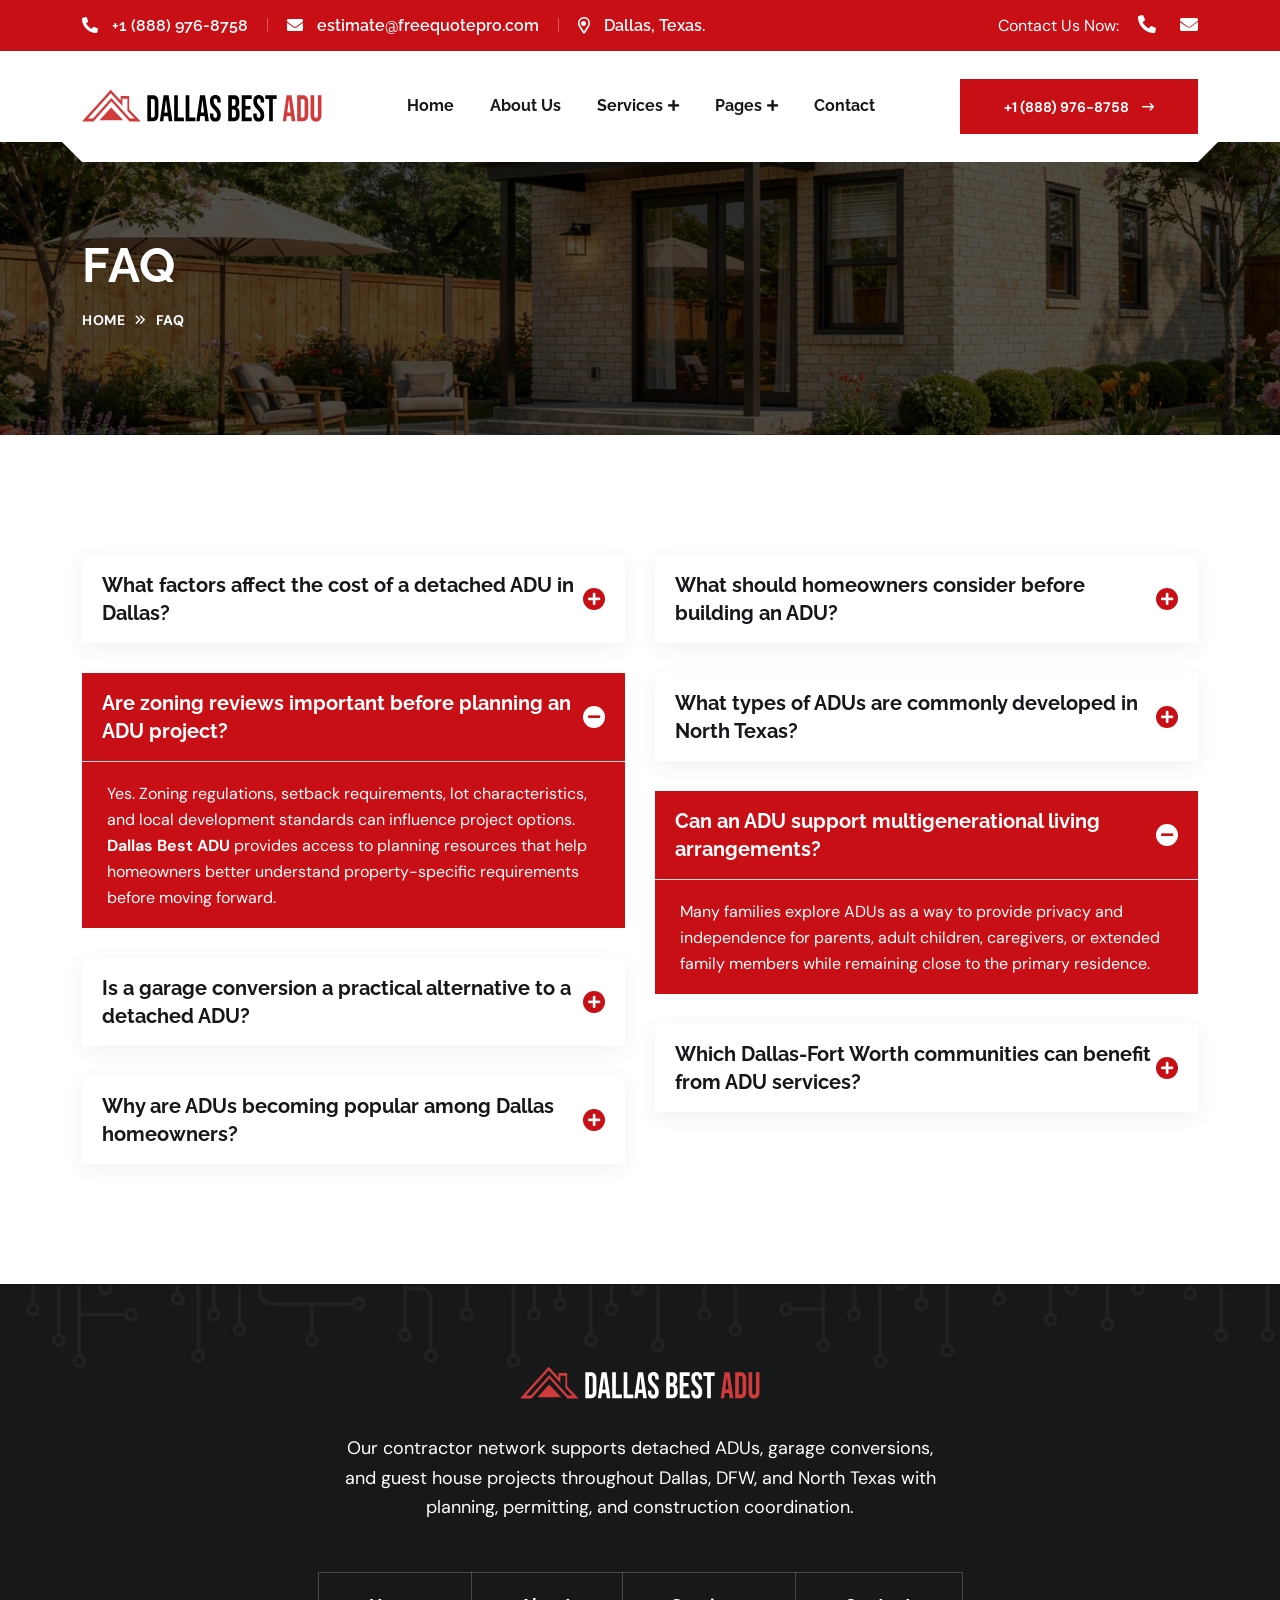
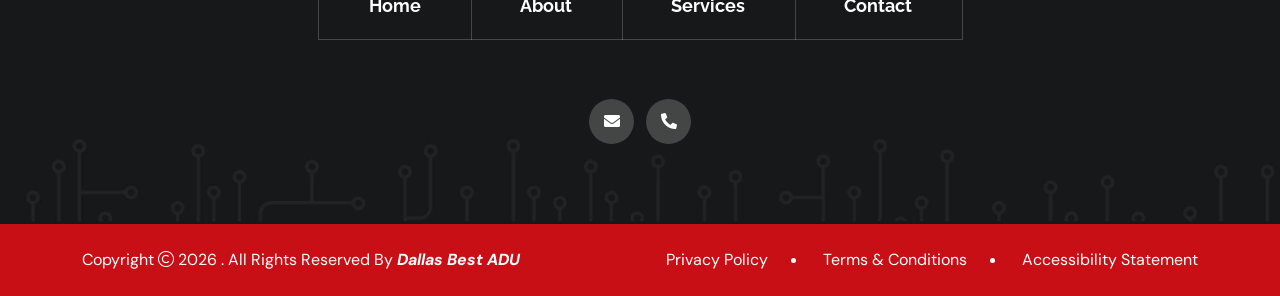
<file: faqs.html>
<!doctype html>
<html class="no-js" lang="zxx">
 <head>
    <meta charset="utf-8" />
    <meta http-equiv="x-ua-compatible" content="ie=edge" />

<!-- Primary SEO -->
<title>ADU FAQs Dallas | ADU Questions &amp; Answers</title>

<meta name="author" content="Dallas Best ADU" />
<meta name="description" content="Find answers to common questions about detached ADUs, garage conversions, guest houses, in-law suites, permits, planning, and ADU services throughout Dallas, TX." />
<meta name="keywords" content="ADU FAQs Dallas, ADU Questions Dallas, ADU Builder Dallas FAQ, Garage Conversion FAQ Dallas, Detached ADU FAQ, ADU Permit Questions Dallas, Guest House FAQ Dallas, In-Law Suite FAQ, Accessory Dwelling Unit Dallas, Dallas ADU Services" />
<meta name="robots" content="index,follow" />

<!-- Canonical -->
<link rel="canonical" href="https://www.dallasbestadu.com/faqs.html" />

<!-- Open Graph -->
<meta property="og:type" content="website" />
<meta property="og:title" content="ADU FAQs Dallas | ADU Questions &amp; Answers" />
<meta property="og:description" content="Explore frequently asked questions about ADUs, garage conversions, guest houses, permit assistance, planning, and residential ADU projects throughout Dallas-Fort Worth." />
<meta property="og:url" content="https://www.dallasbestadu.com/faqs.html" />
<meta property="og:site_name" content="Dallas Best ADU" />
<meta property="og:locale" content="en_US" />
<meta property="og:image" content="https://www.dallasbestadu.com/assets/img/service/backyard-adu-service-2.webp" />
<meta property="og:image:width" content="1200" />
<meta property="og:image:height" content="630" />

<!-- Twitter -->
<meta name="twitter:card" content="summary_large_image" />
<meta name="twitter:title" content="ADU FAQs Dallas | ADU Questions &amp; Answers" />
<meta name="twitter:description" content="Learn more about detached ADUs, garage conversions, guest houses, in-law suites, permit coordination, and ADU planning services in Dallas, Texas." />
<meta name="twitter:image" content="https://www.dallasbestadu.com/assets/img/service/backyard-adu-service-2.webp" />

<!-- Mobile Specific Metas -->
<meta name="viewport" content="width=device-width, initial-scale=1, shrink-to-fit=no" />

<!-- Theme Color -->
<meta name="theme-color" content="#ffffff" />

  <!-- Favicons -->
    <link rel="apple-touch-icon" sizes="57x57" href="assets/img/favicon/apple-icon-57x57.png" />
    <link rel="apple-touch-icon" sizes="60x60" href="assets/img/favicon/apple-icon-60x60.png" />
    <link rel="apple-touch-icon" sizes="72x72" href="assets/img/favicon/apple-icon-72x72.png" />
    <link rel="apple-touch-icon" sizes="76x76" href="assets/img/favicon/apple-icon-76x76.png" />
    <link rel="apple-touch-icon" sizes="114x114" href="assets/img/favicon/apple-icon-114x114.png" />
    <link rel="apple-touch-icon" sizes="120x120" href="assets/img/favicon/apple-icon-120x120.png" />
    <link rel="apple-touch-icon" sizes="144x144" href="assets/img/favicon/apple-icon-144x144.png" />
    <link rel="apple-touch-icon" sizes="152x152" href="assets/img/favicon/apple-icon-152x152.png" />
    <link rel="apple-touch-icon" sizes="180x180" href="assets/img/favicon/apple-icon-180x180.png" />
    <link rel="icon" type="image/png" sizes="192x192" href="assets/img/favicon/android-icon-192x192.png" />
    <link rel="icon" type="image/png" sizes="32x32" href="assets/img/favicon/favicon-32x32.png" />
    <link rel="icon" type="image/png" sizes="96x96" href="assets/img/favicon/favicon-96x96.png" />
    <link rel="icon" type="image/png" sizes="16x16" href="assets/img/favicon/favicon-16x16.png" />
    <link rel="manifest" href="assets/img/favicon/manifest.json" />
    <meta name="msapplication-TileColor" content="#ffffff" />
    <meta name="msapplication-TileImage" content="assets/img/favicon/ms-icon-144x144.png" />
    <meta name="theme-color" content="#ffffff" />

<!-- Google Fonts -->
<link rel="preconnect" href="https://fonts.googleapis.com" />
<link rel="preconnect" href="https://fonts.gstatic.com" crossorigin />
<link href="https://fonts.googleapis.com/css2?family=DM+Sans:ital,opsz,wght@0,9..40,100..1000;1,9..40,100..1000&family=Raleway:wght@100..900&display=swap" rel="stylesheet" />

<!-- CSS Files -->
<link rel="stylesheet" href="assets/css/bootstrap.min.css" />
<link rel="stylesheet" href="assets/css/fontawesome.min.css" />
<link rel="stylesheet" href="assets/css/layerslider.min.css" />
<link rel="stylesheet" href="assets/css/magnific-popup.min.css" />
<link rel="stylesheet" href="assets/css/slick.min.css" />
<link rel="stylesheet" href="assets/css/eocjs-newsticker.css" />
<link rel="stylesheet" href="assets/css/style.css" />

</head>


  <body>

  <!--===== Sticky Header =====-->
    <div class="sticky-header-wrap sticky-wrap sticky-header">
      <div class="sticky-active">
        <div class="container position-relative">
          <div class="row align-items-center">
            <div class="col-5 col-md-3">
              <div class="logo">
                <a href="index.html">
                  <img src="assets/img/logo/dallas-best-adu-sidebar.svg" alt="dallas best adu logo" />
                </a>
              </div>
            </div>
            <div class="col-7 col-md-9 text-end position-static">
              <nav class="main-menu menu-sticky1 d-none d-lg-block">
                <ul>
                  <li>
                    <a href="index.html">Home</a>
                  </li>
                  <li>
                    <a href="about.html">About Us</a>
                  </li>
                  <li class="menu-item-has-children">
                    <a href="services.html">Services</a>
                    <ul class="sub-menu">
                      <li><a href="service-detached-backyard-adu.html">Detached &amp; Backyard ADU Construction</a></li>
                      <li><a href="service-garage-conversion-adu.html">Garage Conversion ADUs</a></li>
                      <li><a href="service-custom-adu-design-build.html">Custom ADU Design &amp; Build</a></li>
                      <li><a href="service-adu-permit-planning.html">ADU Permit &amp; Planning Services</a></li>
                      <li><a href="service-guest-house-in-law-construction.html">Guest House Construction</a></li>
                    </ul>
                  </li>
                  <li class="menu-item-has-children">
                    <a href="#">Pages</a>
                  <ul class="sub-menu">
                <li><a href="faqs.html">Faqs</a></li>
                <li><a href="privacy-policy.html">Privacy Policy</a></li>
                <li><a href="accessibility-statement.html">Accessibility Statement</a></li>
                <li><a href="terms-conditions.html">Terms &amp; Conditions</a></li>
              </ul>
                  </li>
                  <li>
                    <a href="contact.html">Contact</a>
                  </li>
                </ul>
              </nav>
              <button class="vs-menu-toggle d-inline-block d-lg-none"><i class="far fa-bars"></i></button>
            </div>
          </div>
        </div>
      </div>
    </div>

    <!--===== Mobile Menu  -->
    <div class="vs-menu-wrapper">
      <div class="vs-menu-area text-center">
        <button class="vs-menu-toggle"><i class="fal fa-times"></i></button>
        <div class="mobile-logo">
          <a href="index.html"><img src="assets/img/logo/dallas-best-adu-sidebar.svg" alt="dallas best adu logo" /></a>
        </div>
        <div class="vs-mobile-menu">
          <ul>
            <li>
              <a href="index.html">Home</a>
            </li>
            <li>
              <a href="about.html">About Us</a>
            </li>
            <li class="menu-item-has-children">
              <a href="services.html">Services</a>
              <ul class="sub-menu">
                     <li><a href="service-detached-backyard-adu.html">Detached &amp; Backyard ADU Construction</a></li>
                      <li><a href="service-garage-conversion-adu.html">Garage Conversion ADUs</a></li>
                      <li><a href="service-custom-adu-design-build.html">Custom ADU Design &amp; Build</a></li>
                      <li><a href="service-adu-permit-planning.html">ADU Permit &amp; Planning Services</a></li>
                      <li><a href="service-guest-house-in-law-construction.html">Guest House Construction</a></li>
              </ul>
            </li>
            <li class="menu-item-has-children">
              <a href="#">Pages</a>
              <ul class="sub-menu">
                <li><a href="faqs.html">Faqs</a></li>
                <li><a href="privacy-policy.html">Privacy Policy</a></li>
                <li><a href="accessibility-statement.html">Accessibility Statement</a></li>
                <li><a href="terms-conditions.html">Terms &amp; Conditions</a></li>
              </ul>
            </li>
            <li>
              <a href="contact.html">Contact Us</a>
            </li>
          </ul>
        </div>
      </div>
    </div>

    <!--===== Header Area =====-->
    <header class="vs-header header-layout2">
      <div class="header-top">
        <div class="container">
          <div class="row align-items-center justify-content-between">
            <div class="col-md-auto text-center text-md-start">
              <div class="header-links">
                <ul>
                  <li>
                    <a href="tel:+18889768758">
                      <i class="fas fa-phone-alt"></i>
                      +1 (888) 976-8758
                    </a>
                  </li>
                  <li>
                    <a href="mailto:estimate@freequotepro.com">
                      <i class="fas fa-envelope"></i>
                      estimate@freequotepro.com
                    </a>
                  </li>
                  <li class="d-none d-md-inline-block">
                    <i class="far fa-map-marker-alt"></i>
                    Dallas, Texas.
                  </li>
                </ul>
              </div>
            </div>
            <div class="col-auto d-none d-md-block">
              <div class="social-style2">
                <span class="social-title">Contact Us Now:</span>
                <a href="tel:+18889768758"><i class="fas fa-phone-alt"></i></a>
                <a href="mailto:estimate@freequotepro.com"><i class="fas fa-envelope"></i></a>
              </div>
            </div>
          </div>
        </div>
      </div>
      <div class="header-middle">
        <div class="container">
          <div class="menu-area">
            <div class="row justify-content-between align-items-center">
              <div class="col-auto">
                <div class="header-logo">
                  <a href="index.html">
                    <img src="assets/img/logo/dallas-best-adu-sidebar.svg" alt="dallas best adu logo" />
                  </a>
                </div>
              </div>
              <div class="col text-end text-xl-center">
                <nav class="main-menu menu-style1 d-none d-lg-block">
                  <ul>
                    <li>
                      <a href="index.html">Home</a>
                    </li>
                    <li>
                      <a href="about.html">About Us</a>
                    </li>
                    <li class="menu-item-has-children">
                      <a href="services.html">Services</a>
                      <ul class="sub-menu">
                           <li><a href="service-detached-backyard-adu.html">Detached &amp; Backyard ADU Construction</a></li>
                      <li><a href="service-garage-conversion-adu.html">Garage Conversion ADUs</a></li>
                      <li><a href="service-custom-adu-design-build.html">Custom ADU Design &amp; Build</a></li>
                      <li><a href="service-adu-permit-planning.html">ADU Permit &amp; Planning Services</a></li>
                      <li><a href="service-guest-house-in-law-construction.html">Guest House Construction</a></li>
                      </ul>
                    </li>
                    <li class="menu-item-has-children">
                      <a href="#">Pages</a>
                      <ul class="sub-menu">
                        <li><a href="faqs.html">Faqs</a></li>
                <li><a href="privacy-policy.html">Privacy Policy</a></li>
                <li><a href="accessibility-statement.html">Accessibility Statement</a></li>
                <li><a href="terms-conditions.html">Terms &amp; Conditions</a></li>
                      </ul>
                    </li>
                    <li>
                      <a href="contact.html">Contact</a>
                    </li>
                  </ul>
                </nav>
                <button class="vs-menu-toggle d-lg-none"><i class="fal fa-bars"></i></button>
              </div>
              <div class="col-auto d-none d-xl-block">
                <div class="header-btn">
                  <a href="tel:+18889768758" class="vs-btn">
                    +1 (888) 976-8758
                    <i class="far fa-long-arrow-right"></i>
                  </a>
                </div>
              </div>
            </div>
          </div>
        </div>
      </div>
    </header>

    <!--===== Breadcumb  -->
    <div class="breadcumb-wrapper" data-bg-src="assets/img/bg/page-header.webp">
      <div class="container z-index-common">
        <div class="breadcumb-content">
          <h1 class="breadcumb-title">FAQ</h1>
        </div>
        <div class="breadcumb-menu-wrap">
          <ul class="breadcumb-menu">
            <li><a href="index.html">Home</a></li>
            <li>FAQ</li>
          </ul>
        </div>
      </div>
    </div>

    <!--===== Accordion Area =====-->
   <section class="space">
    <div class="container">
        <div class="row gy-4">

            <div class="col-xl-6">
                <div class="accordion accordion-style1 layout2" id="faqVersion1">

                    <div class="accordion-item">
                        <div class="accordion-header" id="headingOne1">
                            <button class="accordion-button collapsed" type="button" data-bs-toggle="collapse" data-bs-target="#collapseOne1" aria-expanded="false" aria-controls="collapseOne1">
                                What factors affect the cost of a detached ADU in Dallas?
                            </button>
                        </div>

                        <div id="collapseOne1" class="accordion-collapse collapse" aria-labelledby="headingOne1" data-bs-parent="#faqVersion1">
                            <div class="accordion-body">
                                <p>Project costs can vary based on ADU size, site conditions, utility requirements, design features, property accessibility, and development goals. Detached ADUs, backyard cottages, and garage conversions often have different planning and construction considerations.</p>
                            </div>
                        </div>
                    </div>

                    <div class="accordion-item active">
                        <div class="accordion-header" id="headingTwo1">
                            <button class="accordion-button" type="button" data-bs-toggle="collapse" data-bs-target="#collapseTwo1" aria-expanded="true" aria-controls="collapseTwo1">
                                Are zoning reviews important before planning an ADU project?
                            </button>
                        </div>

                        <div id="collapseTwo1" class="accordion-collapse collapse show" aria-labelledby="headingTwo1" data-bs-parent="#faqVersion1">
                            <div class="accordion-body">
                                <p>
                                    Yes. Zoning regulations, setback requirements, lot characteristics, and local development standards can influence project options.
                                    <strong>Dallas Best ADU</strong>
                                    provides access to planning resources that help homeowners better understand property-specific requirements before moving forward.
                                </p>
                            </div>
                        </div>
                    </div>

                    <div class="accordion-item">
                        <div class="accordion-header" id="headingThree1">
                            <button class="accordion-button collapsed" type="button" data-bs-toggle="collapse" data-bs-target="#collapseThree1" aria-expanded="false" aria-controls="collapseThree1">
                                Is a garage conversion a practical alternative to a detached ADU?
                            </button>
                        </div>

                        <div id="collapseThree1" class="accordion-collapse collapse" aria-labelledby="headingThree1" data-bs-parent="#faqVersion1">
                            <div class="accordion-body">
                                <p>Garage conversions can provide additional living space while utilizing an existing structure. Feasibility often depends on building conditions, utility access, parking considerations, and compliance with local residential development requirements.</p>
                            </div>
                        </div>
                    </div>

                    <div class="accordion-item">
                        <div class="accordion-header" id="headingFour1">
                            <button class="accordion-button collapsed" type="button" data-bs-toggle="collapse" data-bs-target="#collapseFour1" aria-expanded="false" aria-controls="collapseFour1">
                                Why are ADUs becoming popular among Dallas homeowners?
                            </button>
                        </div>

                        <div id="collapseFour1" class="accordion-collapse collapse" aria-labelledby="headingFour1" data-bs-parent="#faqVersion1">
                            <div class="accordion-body">
                                <p>Accessory dwelling units offer flexible housing solutions for growing families, aging relatives, private guest accommodations, home offices, and potential rental opportunities while making better use of residential property space.</p>
                            </div>
                        </div>
                    </div>

                </div>
            </div>

            <div class="col-xl-6">
                <div class="accordion accordion-style1 layout2" id="faqVersion2">

                    <div class="accordion-item">
                        <div class="accordion-header" id="headingOne2">
                            <button class="accordion-button collapsed" type="button" data-bs-toggle="collapse" data-bs-target="#collapseOne2" aria-expanded="false" aria-controls="collapseOne2">
                                What should homeowners consider before building an ADU?
                            </button>
                        </div>

                        <div id="collapseOne2" class="accordion-collapse collapse" aria-labelledby="headingOne2" data-bs-parent="#faqVersion2">
                            <div class="accordion-body">
                                <p>Important considerations often include property size, access requirements, utility connections, HOA guidelines, development goals, zoning regulations, and long-term plans for how the future living space will be used.</p>
                            </div>
                        </div>
                    </div>

                    <div class="accordion-item">
                        <div class="accordion-header" id="headingThree2">
                            <button class="accordion-button collapsed" type="button" data-bs-toggle="collapse" data-bs-target="#collapseThree2" aria-expanded="false" aria-controls="collapseThree2">
                                What types of ADUs are commonly developed in North Texas?
                            </button>
                        </div>

                        <div id="collapseThree2" class="accordion-collapse collapse" aria-labelledby="headingThree2" data-bs-parent="#faqVersion2">
                            <div class="accordion-body">
                                <p>Popular options include detached ADUs, backyard cottages, garage apartment conversions, guest houses, in-law suites, and independent living spaces designed to complement existing residential properties.</p>
                            </div>
                        </div>
                    </div>

                    <div class="accordion-item active">
                        <div class="accordion-header" id="headingTwo2">
                            <button class="accordion-button" type="button" data-bs-toggle="collapse" data-bs-target="#collapseTwo2" aria-expanded="true" aria-controls="collapseTwo2">
                                Can an ADU support multigenerational living arrangements?
                            </button>
                        </div>

                        <div id="collapseTwo2" class="accordion-collapse collapse show" aria-labelledby="headingTwo2" data-bs-parent="#faqVersion2">
                            <div class="accordion-body">
                                <p>Many families explore ADUs as a way to provide privacy and independence for parents, adult children, caregivers, or extended family members while remaining close to the primary residence.</p>
                            </div>
                        </div>
                    </div>

                    <div class="accordion-item">
                        <div class="accordion-header" id="headingFour2">
                            <button class="accordion-button collapsed" type="button" data-bs-toggle="collapse" data-bs-target="#collapseFour2" aria-expanded="false" aria-controls="collapseFour2">
                                Which Dallas-Fort Worth communities can benefit from ADU services?
                            </button>
                        </div>

                        <div id="collapseFour2" class="accordion-collapse collapse" aria-labelledby="headingFour2" data-bs-parent="#faqVersion2">
                            <div class="accordion-body">
                                <p>Property owners throughout Dallas, Plano, Frisco, McKinney, Richardson, Garland, Irving, Carrollton, Farmers Branch, Coppell, Highland Park, and surrounding DFW communities often explore ADU development opportunities.</p>
                            </div>
                        </div>
                    </div>

                </div>
            </div>

        </div>
    </div>
</section>

     <!--===== Footer Area =====-->
    <footer class="footer-wrapper footer-layout2" data-bg-src="assets/img/bg/footer-bg-2-1.webp">
      <div class="container">
        <div class="widget-area">
          <div class="widget">
            <div class="vs-widget-about">
              <div class="footer-logo">
                <a href="index.html"><img src="assets/img/logo/dallas-best-adu-footer-logo.svg" alt="logo" /></a>
              </div>
              <p class="footer-text">Our contractor network supports detached ADUs, garage conversions, and guest house projects throughout Dallas, DFW, and North Texas with planning, permitting, and construction coordination.</p>
            </div>
          </div>
          <div class="widget widget_nav_menu">
            <div class="menu-all-pages-container copyright-menu2">
              <ul class="menu">
                <li><a href="index.html">Home</a></li>
                <li><a href="about.html">About</a></li>
                <li><a href="services.html">Services</a></li>
                <li><a href="contact.html">Contact</a></li>
              </ul>
            </div>
          </div>
          <div class="widget">
            <div class="footer-social">
              <a href="mailto:estimate@freequotepro.com"><i class="fas fa-envelope"></i></a>
              <a href="tel:+18889768758"><i class="fas fa-phone-alt"></i></a>
            </div>
          </div>
        </div>
      </div>
      <div class="copyright-wrap">
        <div class="container">
          <div class="row align-items-center justify-content-between text-center text-md-start gy-2 flex-row-reverse">
            <div class="col-md-auto">
              <div class="copyright-menu">
                <ul>
                  <li><a href="privacy-policy.html">Privacy Policy</a></li>
                  <li><a href="terms-conditions.html">Terms &amp; Conditions</a></li>
                  <li><a href="accessibility-statement.html">Accessibility Statement</a></li>
                </ul>
              </div>
            </div>
            <div class="col-md-auto">
              <p class="copyright-text">
                Copyright
                <i class="fal fa-copyright"></i>
                2026 . All Rights Reserved By
                <a href="https://www.dallasbestadu.com/">Dallas Best ADU</a>
              </p>
            </div>
          </div>
        </div>
      </div>
    </footer>

    <!-- Scroll To Top -->
    <a href="#" class="scrollToTop scroll-btn"><i class="far fa-arrow-up"></i></a>

    <!--********************************
			Code End  Here 
	******************************** -->

    <!--==============================
        All Js File
    ============================== -->
    <!-- Jquery -->
    <script src="assets/js/vendor/jquery-3.6.0.min.js"></script>
    <!-- Slick Slider -->
    <script src="assets/js/slick.min.js"></script>
    <!-- <script src="assets/js/app.min.js"></script> -->
    <!-- Layerslider -->
    <script src="assets/js/layerslider.utils.js"></script>
    <script src="assets/js/layerslider.transitions.js"></script>
    <script src="assets/js/layerslider.kreaturamedia.jquery.js"></script>
    <!-- Bootstrap -->
    <script src="assets/js/bootstrap.min.js"></script>
    <!-- Magnific Popup -->
    <script src="assets/js/jquery.magnific-popup.min.js"></script>
    <!-- News Ticker -->
    <script src="assets/js/eocjs-newsticker.js"></script>
    <!-- Isotope Filter -->
    <script src="assets/js/imagesloaded.pkgd.min.js"></script>
    <script src="assets/js/isotope.pkgd.min.js"></script>
    <!-- Main Js File -->
    <script src="assets/js/main.js"></script>
  </body>
</html>
</file>
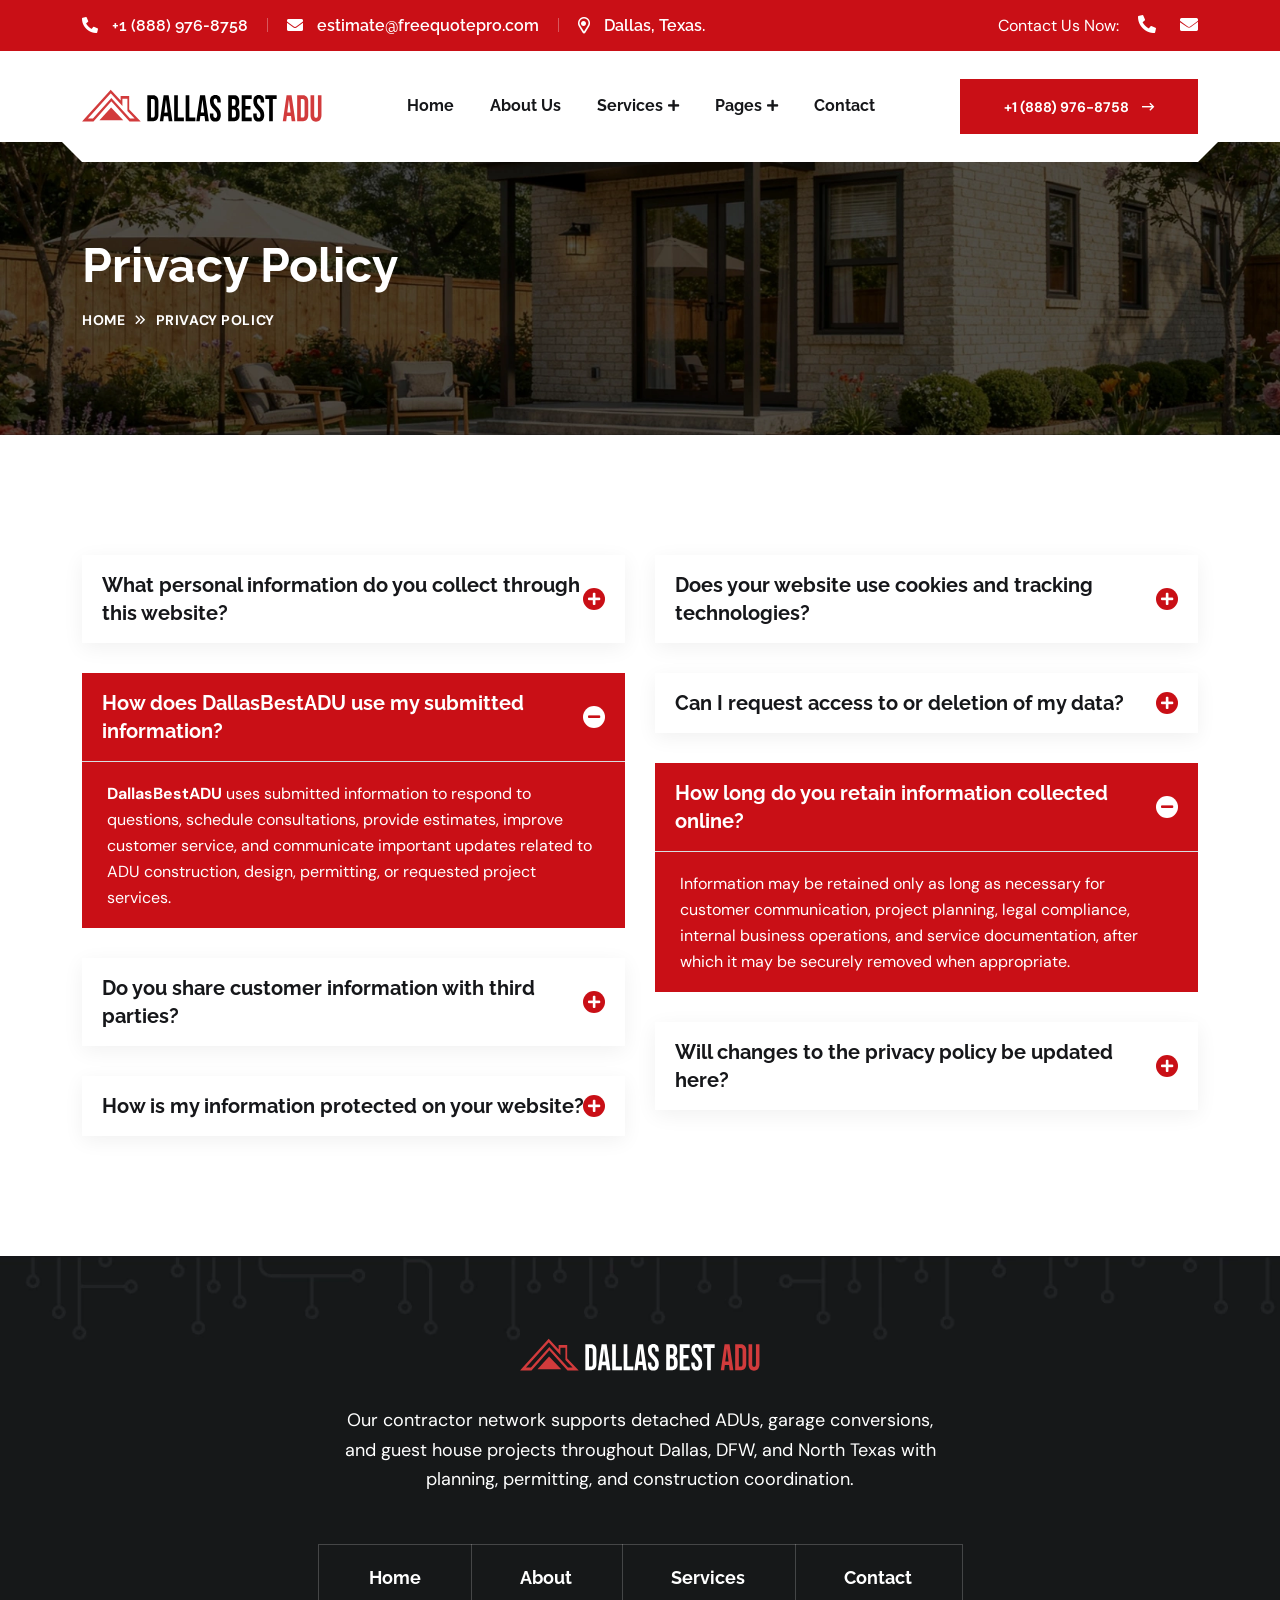
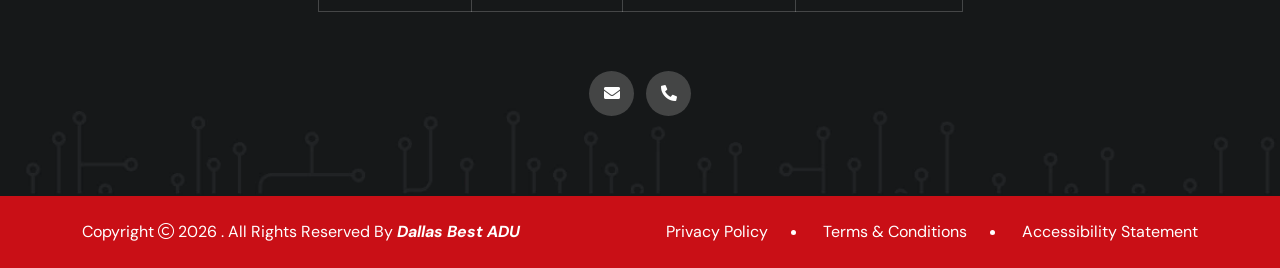
<file: privacy-policy.html>
<!doctype html>
<html class="no-js" lang="zxx">
<head>
    <meta charset="utf-8" />
    <meta http-equiv="x-ua-compatible" content="ie=edge" />

<!-- Primary SEO -->
<title>Privacy Policy | Dallas Best ADU</title>

<meta name="author" content="Dallas Best ADU" />
<meta name="description" content="Review the Dallas Best ADU Privacy Policy to learn how information is collected, used, stored, and protected when visiting our website and requesting information about ADU services." />
<meta name="keywords" content="Privacy Policy Dallas Best ADU, Dallas ADU Website Privacy Policy, Data Privacy Policy, Website Privacy Statement, ADU Services Dallas, Dallas ADU Contractor Network" />
<meta name="robots" content="index,follow" />

<!-- Canonical -->
<link rel="canonical" href="https://www.dallasbestadu.com/privacy-policy.html" />

<!-- Open Graph -->
<meta property="og:type" content="website" />
<meta property="og:title" content="Privacy Policy | Dallas Best ADU" />
<meta property="og:description" content="Read the Dallas Best ADU Privacy Policy and learn how information submitted through our website is collected, used, and protected." />
<meta property="og:url" content="https://www.dallasbestadu.com/privacy-policy.html" />
<meta property="og:site_name" content="Dallas Best ADU" />
<meta property="og:locale" content="en_US" />
<meta property="og:image" content="https://www.dallasbestadu.com/assets/img/service/permit-planning-service-2.webp" />
<meta property="og:image:width" content="1200" />
<meta property="og:image:height" content="630" />

<!-- Twitter -->
<meta name="twitter:card" content="summary_large_image" />
<meta name="twitter:title" content="Privacy Policy | Dallas Best ADU" />
<meta name="twitter:description" content="Learn how Dallas Best ADU handles website information, privacy practices, and data protection for visitors and homeowners." />
<meta name="twitter:image" content="https://www.dallasbestadu.com/assets/img/service/permit-planning-service-2.webp" />

<!-- Mobile Specific Metas -->
<meta name="viewport" content="width=device-width, initial-scale=1, shrink-to-fit=no" />

<!-- Theme Color -->
<meta name="theme-color" content="#ffffff" />

  <!-- Favicons -->
    <link rel="apple-touch-icon" sizes="57x57" href="assets/img/favicon/apple-icon-57x57.png" />
    <link rel="apple-touch-icon" sizes="60x60" href="assets/img/favicon/apple-icon-60x60.png" />
    <link rel="apple-touch-icon" sizes="72x72" href="assets/img/favicon/apple-icon-72x72.png" />
    <link rel="apple-touch-icon" sizes="76x76" href="assets/img/favicon/apple-icon-76x76.png" />
    <link rel="apple-touch-icon" sizes="114x114" href="assets/img/favicon/apple-icon-114x114.png" />
    <link rel="apple-touch-icon" sizes="120x120" href="assets/img/favicon/apple-icon-120x120.png" />
    <link rel="apple-touch-icon" sizes="144x144" href="assets/img/favicon/apple-icon-144x144.png" />
    <link rel="apple-touch-icon" sizes="152x152" href="assets/img/favicon/apple-icon-152x152.png" />
    <link rel="apple-touch-icon" sizes="180x180" href="assets/img/favicon/apple-icon-180x180.png" />
    <link rel="icon" type="image/png" sizes="192x192" href="assets/img/favicon/android-icon-192x192.png" />
    <link rel="icon" type="image/png" sizes="32x32" href="assets/img/favicon/favicon-32x32.png" />
    <link rel="icon" type="image/png" sizes="96x96" href="assets/img/favicon/favicon-96x96.png" />
    <link rel="icon" type="image/png" sizes="16x16" href="assets/img/favicon/favicon-16x16.png" />
    <link rel="manifest" href="assets/img/favicon/manifest.json" />
    <meta name="msapplication-TileColor" content="#ffffff" />
    <meta name="msapplication-TileImage" content="assets/img/favicon/ms-icon-144x144.png" />
    <meta name="theme-color" content="#ffffff" />

<!-- Google Fonts -->
<link rel="preconnect" href="https://fonts.googleapis.com" />
<link rel="preconnect" href="https://fonts.gstatic.com" crossorigin />
<link href="https://fonts.googleapis.com/css2?family=DM+Sans:ital,opsz,wght@0,9..40,100..1000;1,9..40,100..1000&family=Raleway:wght@100..900&display=swap" rel="stylesheet" />

<!-- CSS Files -->
<link rel="stylesheet" href="assets/css/bootstrap.min.css" />
<link rel="stylesheet" href="assets/css/fontawesome.min.css" />
<link rel="stylesheet" href="assets/css/layerslider.min.css" />
<link rel="stylesheet" href="assets/css/magnific-popup.min.css" />
<link rel="stylesheet" href="assets/css/slick.min.css" />
<link rel="stylesheet" href="assets/css/eocjs-newsticker.css" />
<link rel="stylesheet" href="assets/css/style.css" />

</head>


  <body>

  <!--===== Sticky Header =====-->
    <div class="sticky-header-wrap sticky-wrap sticky-header">
      <div class="sticky-active">
        <div class="container position-relative">
          <div class="row align-items-center">
            <div class="col-5 col-md-3">
              <div class="logo">
                <a href="index.html">
                  <img src="assets/img/logo/dallas-best-adu-sidebar.svg" alt="dallas best adu logo" />
                </a>
              </div>
            </div>
            <div class="col-7 col-md-9 text-end position-static">
              <nav class="main-menu menu-sticky1 d-none d-lg-block">
                <ul>
                  <li>
                    <a href="index.html">Home</a>
                  </li>
                  <li>
                    <a href="about.html">About Us</a>
                  </li>
                  <li class="menu-item-has-children">
                    <a href="services.html">Services</a>
                    <ul class="sub-menu">
                      <li><a href="service-detached-backyard-adu.html">Detached &amp; Backyard ADU Construction</a></li>
                      <li><a href="service-garage-conversion-adu.html">Garage Conversion ADUs</a></li>
                      <li><a href="service-custom-adu-design-build.html">Custom ADU Design &amp; Build</a></li>
                      <li><a href="service-adu-permit-planning.html">ADU Permit &amp; Planning Services</a></li>
                      <li><a href="service-guest-house-in-law-construction.html">Guest House Construction</a></li>
                    </ul>
                  </li>
                  <li class="menu-item-has-children">
                    <a href="#">Pages</a>
                  <ul class="sub-menu">
                <li><a href="faqs.html">Faqs</a></li>
                <li><a href="privacy-policy.html">Privacy Policy</a></li>
                <li><a href="accessibility-statement.html">Accessibility Statement</a></li>
                <li><a href="terms-conditions.html">Terms &amp; Conditions</a></li>
              </ul>
                  </li>
                  <li>
                    <a href="contact.html">Contact</a>
                  </li>
                </ul>
              </nav>
              <button class="vs-menu-toggle d-inline-block d-lg-none"><i class="far fa-bars"></i></button>
            </div>
          </div>
        </div>
      </div>
    </div>

    <!--===== Mobile Menu  -->
    <div class="vs-menu-wrapper">
      <div class="vs-menu-area text-center">
        <button class="vs-menu-toggle"><i class="fal fa-times"></i></button>
        <div class="mobile-logo">
          <a href="index.html"><img src="assets/img/logo/dallas-best-adu-sidebar.svg" alt="dallas best adu logo" /></a>
        </div>
        <div class="vs-mobile-menu">
          <ul>
            <li>
              <a href="index.html">Home</a>
            </li>
            <li>
              <a href="about.html">About Us</a>
            </li>
            <li class="menu-item-has-children">
              <a href="services.html">Services</a>
              <ul class="sub-menu">
                     <li><a href="service-detached-backyard-adu.html">Detached &amp; Backyard ADU Construction</a></li>
                      <li><a href="service-garage-conversion-adu.html">Garage Conversion ADUs</a></li>
                      <li><a href="service-custom-adu-design-build.html">Custom ADU Design &amp; Build</a></li>
                      <li><a href="service-adu-permit-planning.html">ADU Permit &amp; Planning Services</a></li>
                      <li><a href="service-guest-house-in-law-construction.html">Guest House Construction</a></li>
              </ul>
            </li>
            <li class="menu-item-has-children">
              <a href="#">Pages</a>
              <ul class="sub-menu">
                <li><a href="faqs.html">Faqs</a></li>
                <li><a href="privacy-policy.html">Privacy Policy</a></li>
                <li><a href="accessibility-statement.html">Accessibility Statement</a></li>
                <li><a href="terms-conditions.html">Terms &amp; Conditions</a></li>
              </ul>
            </li>
            <li>
              <a href="contact.html">Contact Us</a>
            </li>
          </ul>
        </div>
      </div>
    </div>

    <!--===== Header Area =====-->
    <header class="vs-header header-layout2">
      <div class="header-top">
        <div class="container">
          <div class="row align-items-center justify-content-between">
            <div class="col-md-auto text-center text-md-start">
              <div class="header-links">
                <ul>
                  <li>
                    <a href="tel:+18889768758">
                      <i class="fas fa-phone-alt"></i>
                      +1 (888) 976-8758
                    </a>
                  </li>
                  <li>
                    <a href="mailto:estimate@freequotepro.com">
                      <i class="fas fa-envelope"></i>
                      estimate@freequotepro.com
                    </a>
                  </li>
                  <li class="d-none d-md-inline-block">
                    <i class="far fa-map-marker-alt"></i>
                    Dallas, Texas.
                  </li>
                </ul>
              </div>
            </div>
            <div class="col-auto d-none d-md-block">
              <div class="social-style2">
                <span class="social-title">Contact Us Now:</span>
                <a href="tel:+18889768758"><i class="fas fa-phone-alt"></i></a>
                <a href="mailto:estimate@freequotepro.com"><i class="fas fa-envelope"></i></a>
              </div>
            </div>
          </div>
        </div>
      </div>
      <div class="header-middle">
        <div class="container">
          <div class="menu-area">
            <div class="row justify-content-between align-items-center">
              <div class="col-auto">
                <div class="header-logo">
                  <a href="index.html">
                    <img src="assets/img/logo/dallas-best-adu-sidebar.svg" alt="dallas best adu logo" />
                  </a>
                </div>
              </div>
              <div class="col text-end text-xl-center">
                <nav class="main-menu menu-style1 d-none d-lg-block">
                  <ul>
                    <li>
                      <a href="index.html">Home</a>
                    </li>
                    <li>
                      <a href="about.html">About Us</a>
                    </li>
                    <li class="menu-item-has-children">
                      <a href="services.html">Services</a>
                      <ul class="sub-menu">
                           <li><a href="service-detached-backyard-adu.html">Detached &amp; Backyard ADU Construction</a></li>
                      <li><a href="service-garage-conversion-adu.html">Garage Conversion ADUs</a></li>
                      <li><a href="service-custom-adu-design-build.html">Custom ADU Design &amp; Build</a></li>
                      <li><a href="service-adu-permit-planning.html">ADU Permit &amp; Planning Services</a></li>
                      <li><a href="service-guest-house-in-law-construction.html">Guest House Construction</a></li>
                      </ul>
                    </li>
                    <li class="menu-item-has-children">
                      <a href="#">Pages</a>
                      <ul class="sub-menu">
                        <li><a href="faqs.html">Faqs</a></li>
                <li><a href="privacy-policy.html">Privacy Policy</a></li>
                <li><a href="accessibility-statement.html">Accessibility Statement</a></li>
                <li><a href="terms-conditions.html">Terms &amp; Conditions</a></li>
                      </ul>
                    </li>
                    <li>
                      <a href="contact.html">Contact</a>
                    </li>
                  </ul>
                </nav>
                <button class="vs-menu-toggle d-lg-none"><i class="fal fa-bars"></i></button>
              </div>
              <div class="col-auto d-none d-xl-block">
                <div class="header-btn">
                  <a href="tel:+18889768758" class="vs-btn">
                    +1 (888) 976-8758
                    <i class="far fa-long-arrow-right"></i>
                  </a>
                </div>
              </div>
            </div>
          </div>
        </div>
      </div>
    </header>

    <!--===== Breadcumb  -->
    <div class="breadcumb-wrapper" data-bg-src="assets/img/bg/page-header.webp">
      <div class="container z-index-common">
        <div class="breadcumb-content">
          <h1 class="breadcumb-title">Privacy Policy</h1>
        </div>
        <div class="breadcumb-menu-wrap">
          <ul class="breadcumb-menu">
            <li><a href="index.html">Home</a></li>
            <li>Privacy Policy</li>
          </ul>
        </div>
      </div>
    </div>

    <!--===== Accordion Area =====-->
    <section class="space">
      <div class="container">
        <div class="row gy-4">
          <div class="col-xl-6">
            <div class="accordion accordion-style1 layout2" id="faqVersion1">
              <div class="accordion-item">
                <div class="accordion-header" id="headingOne1">
                  <button class="accordion-button collapsed" type="button" data-bs-toggle="collapse" data-bs-target="#collapseOne1" aria-expanded="false" aria-controls="collapseOne1">What personal information do you collect through this website?</button>
                </div>
                <div id="collapseOne1" class="accordion-collapse collapse" aria-labelledby="headingOne1" data-bs-parent="#faqVersion1">
                  <div class="accordion-body">
                    <p>When you submit a contact form, request a consultation, or communicate with us, we may collect details such as your name, phone number, email address, property location, and project information to respond to your inquiry and provide requested services.</p>
                  </div>
                </div>
              </div>

              <div class="accordion-item active">
                <div class="accordion-header" id="headingTwo1">
                  <button class="accordion-button" type="button" data-bs-toggle="collapse" data-bs-target="#collapseTwo1" aria-expanded="true" aria-controls="collapseTwo1">How does DallasBestADU use my submitted information?</button>
                </div>
                <div id="collapseTwo1" class="accordion-collapse collapse show" aria-labelledby="headingTwo1" data-bs-parent="#faqVersion1">
                  <div class="accordion-body">
                    <p>
                      <strong>DallasBestADU</strong>
                      uses submitted information to respond to questions, schedule consultations, provide estimates, improve customer service, and communicate important updates related to ADU construction, design, permitting, or requested project services.
                    </p>
                  </div>
                </div>
              </div>

              <div class="accordion-item">
                <div class="accordion-header" id="headingThree1">
                  <button class="accordion-button collapsed" type="button" data-bs-toggle="collapse" data-bs-target="#collapseThree1" aria-expanded="false" aria-controls="collapseThree1">Do you share customer information with third parties?</button>
                </div>
                <div id="collapseThree1" class="accordion-collapse collapse" aria-labelledby="headingThree1" data-bs-parent="#faqVersion1">
                  <div class="accordion-body">
                    <p>We do not sell personal information. Information may only be shared with trusted service providers, software platforms, or legal authorities when necessary to operate our business, comply with regulations, or fulfill requested services.</p>
                  </div>
                </div>
              </div>

              <div class="accordion-item">
                <div class="accordion-header" id="headingFour1">
                  <button class="accordion-button collapsed" type="button" data-bs-toggle="collapse" data-bs-target="#collapseFour1" aria-expanded="false" aria-controls="collapseFour1">How is my information protected on your website?</button>
                </div>
                <div id="collapseFour1" class="accordion-collapse collapse" aria-labelledby="headingFour1" data-bs-parent="#faqVersion1">
                  <div class="accordion-body">
                    <p>We use reasonable security measures, secure hosting environments, and industry-standard protections designed to help safeguard submitted information from unauthorized access, misuse, disclosure, or accidental loss whenever possible.</p>
                  </div>
                </div>
              </div>
            </div>
          </div>

          <div class="col-xl-6">
            <div class="accordion accordion-style1 layout2" id="faqVersion2">
              <div class="accordion-item">
                <div class="accordion-header" id="headingOne2">
                  <button class="accordion-button collapsed" type="button" data-bs-toggle="collapse" data-bs-target="#collapseOne2" aria-expanded="false" aria-controls="collapseOne2">Does your website use cookies and tracking technologies?</button>
                </div>
                <div id="collapseOne2" class="accordion-collapse collapse" aria-labelledby="headingOne2" data-bs-parent="#faqVersion2">
                  <div class="accordion-body">
                    <p>Yes. Cookies and analytics tools may be used to understand website performance, improve user experience, monitor traffic patterns, and help us deliver more relevant content to homeowners researching ADU services.</p>
                  </div>
                </div>
              </div>

              <div class="accordion-item">
                <div class="accordion-header" id="headingThree2">
                  <button class="accordion-button collapsed" type="button" data-bs-toggle="collapse" data-bs-target="#collapseThree2" aria-expanded="false" aria-controls="collapseThree2">Can I request access to or deletion of my data?</button>
                </div>
                <div id="collapseThree2" class="accordion-collapse collapse" aria-labelledby="headingThree2" data-bs-parent="#faqVersion2">
                  <div class="accordion-body">
                    <p>You may contact us to request access, correction, updating, or deletion of personal information previously submitted through our website, subject to legal obligations, recordkeeping requirements, and applicable privacy regulations.</p>
                  </div>
                </div>
              </div>

              <div class="accordion-item active">
                <div class="accordion-header" id="headingTwo2">
                  <button class="accordion-button" type="button" data-bs-toggle="collapse" data-bs-target="#collapseTwo2" aria-expanded="true" aria-controls="collapseTwo2">How long do you retain information collected online?</button>
                </div>
                <div id="collapseTwo2" class="accordion-collapse collapse show" aria-labelledby="headingTwo2" data-bs-parent="#faqVersion2">
                  <div class="accordion-body">
                    <p>Information may be retained only as long as necessary for customer communication, project planning, legal compliance, internal business operations, and service documentation, after which it may be securely removed when appropriate.</p>
                  </div>
                </div>
              </div>

              <div class="accordion-item">
                <div class="accordion-header" id="headingFour2">
                  <button class="accordion-button collapsed" type="button" data-bs-toggle="collapse" data-bs-target="#collapseFour2" aria-expanded="false" aria-controls="collapseFour2">Will changes to the privacy policy be updated here?</button>
                </div>
                <div id="collapseFour2" class="accordion-collapse collapse" aria-labelledby="headingFour2" data-bs-parent="#faqVersion2">
                  <div class="accordion-body">
                    <p>
                      <strong>DallasBestADU</strong>
                      may update this privacy policy periodically to reflect legal requirements, operational changes, website improvements, or service updates. Any revisions will be posted on this page with the latest effective date.
                    </p>
                  </div>
                </div>
              </div>
            </div>
          </div>
        </div>
      </div>
    </section>

   <!--===== Footer Area =====-->
    <footer class="footer-wrapper footer-layout2" data-bg-src="assets/img/bg/footer-bg-2-1.webp">
      <div class="container">
        <div class="widget-area">
          <div class="widget">
            <div class="vs-widget-about">
              <div class="footer-logo">
                <a href="index.html"><img src="assets/img/logo/dallas-best-adu-footer-logo.svg" alt="logo" /></a>
              </div>
              <p class="footer-text">Our contractor network supports detached ADUs, garage conversions, and guest house projects throughout Dallas, DFW, and North Texas with planning, permitting, and construction coordination.</p>
            </div>
          </div>
          <div class="widget widget_nav_menu">
            <div class="menu-all-pages-container copyright-menu2">
              <ul class="menu">
                <li><a href="index.html">Home</a></li>
                <li><a href="about.html">About</a></li>
                <li><a href="services.html">Services</a></li>
                <li><a href="contact.html">Contact</a></li>
              </ul>
            </div>
          </div>
          <div class="widget">
            <div class="footer-social">
              <a href="mailto:estimate@freequotepro.com"><i class="fas fa-envelope"></i></a>
              <a href="tel:+18889768758"><i class="fas fa-phone-alt"></i></a>
            </div>
          </div>
        </div>
      </div>
      <div class="copyright-wrap">
        <div class="container">
          <div class="row align-items-center justify-content-between text-center text-md-start gy-2 flex-row-reverse">
            <div class="col-md-auto">
              <div class="copyright-menu">
                <ul>
                  <li><a href="privacy-policy.html">Privacy Policy</a></li>
                  <li><a href="terms-conditions.html">Terms &amp; Conditions</a></li>
                  <li><a href="accessibility-statement.html">Accessibility Statement</a></li>
                </ul>
              </div>
            </div>
            <div class="col-md-auto">
              <p class="copyright-text">
                Copyright
                <i class="fal fa-copyright"></i>
                2026 . All Rights Reserved By
                <a href="https://www.dallasbestadu.com/">Dallas Best ADU</a>
              </p>
            </div>
          </div>
        </div>
      </div>
    </footer>

    <!-- Scroll To Top -->
    <a href="#" class="scrollToTop scroll-btn"><i class="far fa-arrow-up"></i></a>

    <!--********************************
			Code End  Here 
	******************************** -->

    <!--==============================
        All Js File
    ============================== -->
    <!-- Jquery -->
    <script src="assets/js/vendor/jquery-3.6.0.min.js"></script>
    <!-- Slick Slider -->
    <script src="assets/js/slick.min.js"></script>
    <!-- <script src="assets/js/app.min.js"></script> -->
    <!-- Layerslider -->
    <script src="assets/js/layerslider.utils.js"></script>
    <script src="assets/js/layerslider.transitions.js"></script>
    <script src="assets/js/layerslider.kreaturamedia.jquery.js"></script>
    <!-- Bootstrap -->
    <script src="assets/js/bootstrap.min.js"></script>
    <!-- Magnific Popup -->
    <script src="assets/js/jquery.magnific-popup.min.js"></script>
    <!-- News Ticker -->
    <script src="assets/js/eocjs-newsticker.js"></script>
    <!-- Isotope Filter -->
    <script src="assets/js/imagesloaded.pkgd.min.js"></script>
    <script src="assets/js/isotope.pkgd.min.js"></script>
    <!-- Main Js File -->
    <script src="assets/js/main.js"></script>
  </body>
</html>
</file>
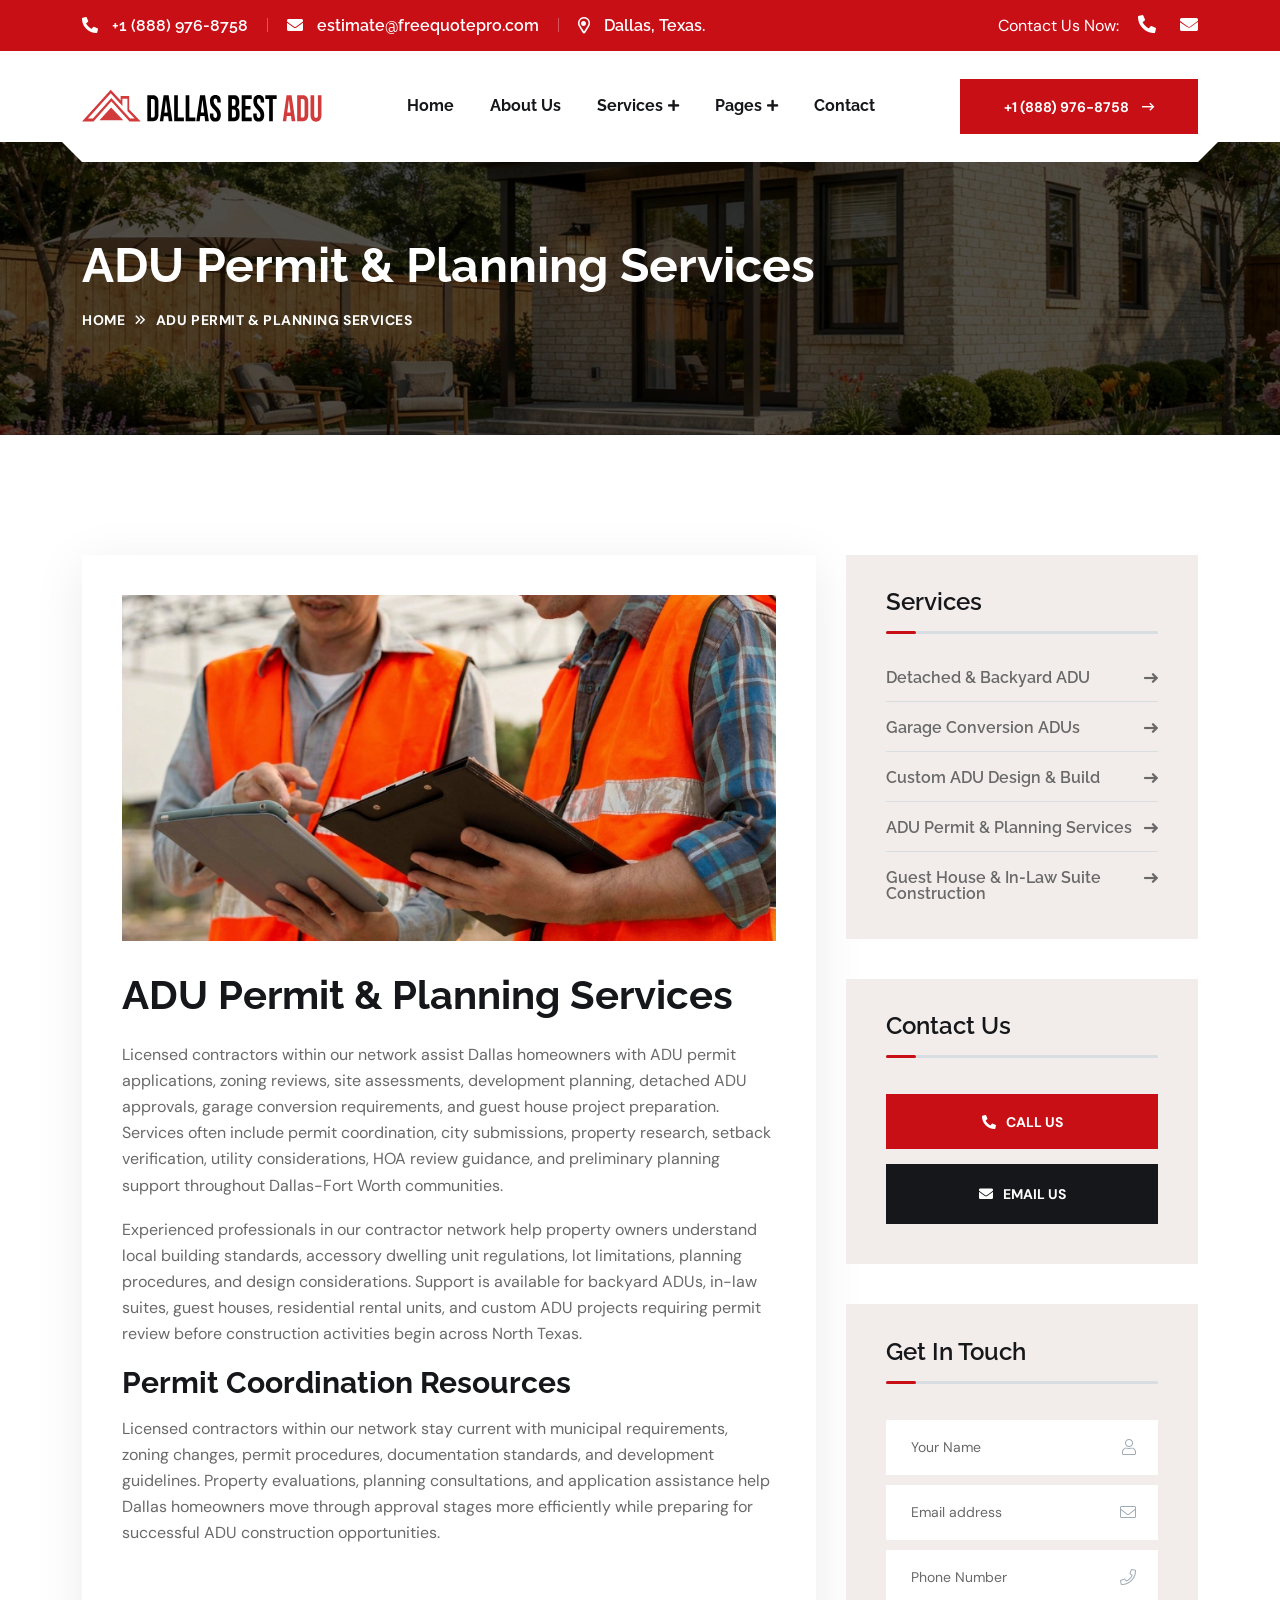
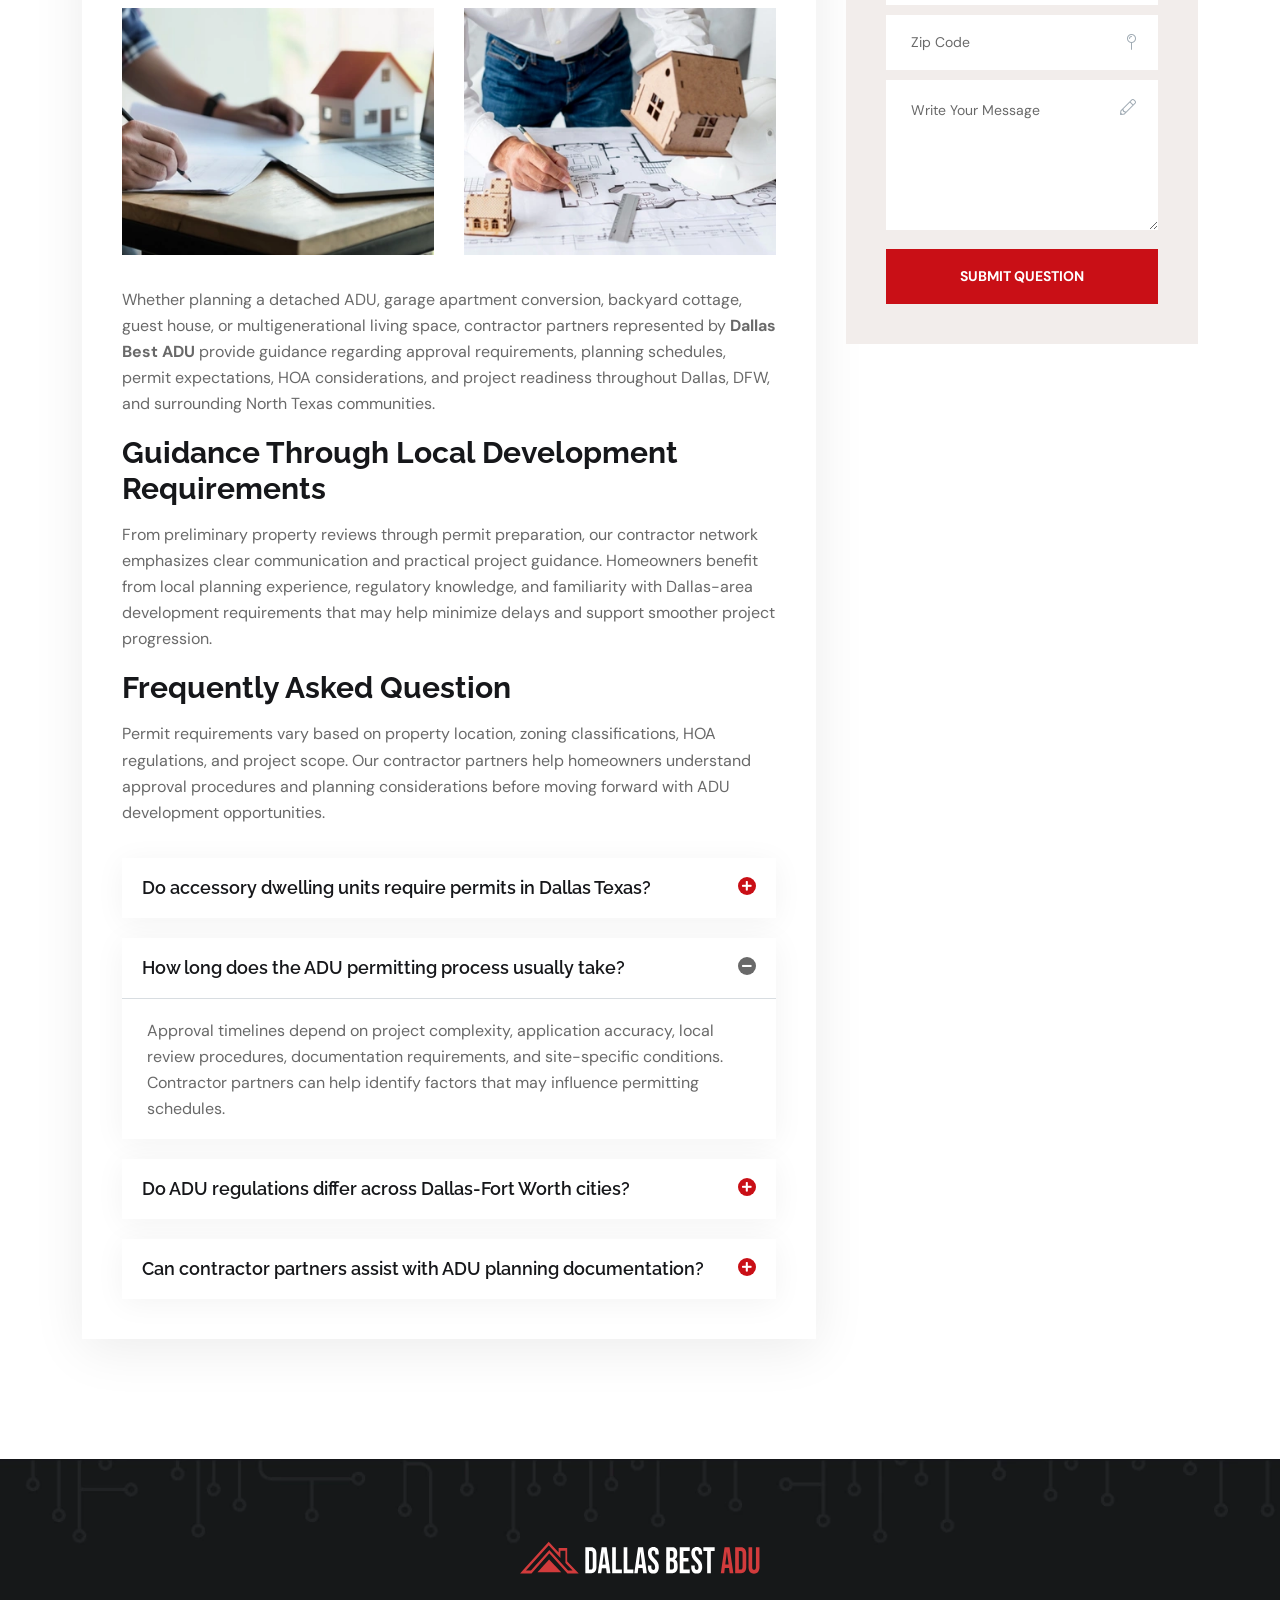
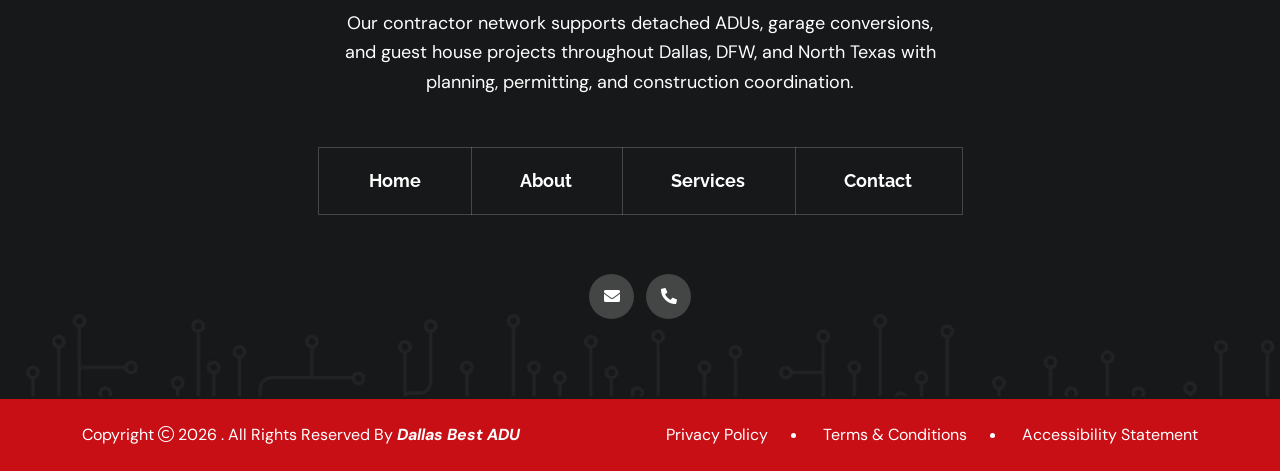
<file: service-adu-permit-planning.html>
<!doctype html>
<html class="no-js" lang="zxx">

<head>
    <meta charset="utf-8" />
    <meta http-equiv="x-ua-compatible" content="ie=edge" />

<!-- Primary SEO -->
<title>ADU Permit &amp; Planning Services Dallas | Dallas Best ADU</title>

<meta name="author" content="Dallas Best ADU" />
<meta name="description" content="Explore ADU permit and planning services in Dallas, TX. Contractors represented by Dallas Best ADU assist with zoning reviews, permit coordination, site planning, and ADU project preparation." />
<meta name="keywords" content="ADU Permit Services Dallas, ADU Planning Services Dallas, Dallas ADU Permits, ADU Zoning Dallas, ADU Permit Assistance Dallas, Accessory Dwelling Unit Planning Dallas, ADU Regulations Dallas, ADU Site Planning Dallas, Dallas ADU Contractor Network, ADU Project Planning Dallas" />
<meta name="robots" content="index,follow" />

<!-- Canonical -->
<link rel="canonical" href="https://www.dallasbestadu.com/service-adu-permit-planning.html" />

<!-- Open Graph -->
<meta property="og:type" content="website" />
<meta property="og:title" content="ADU Permit &amp; Planning Services Dallas | Dallas Best ADU" />
<meta property="og:description" content="Learn about ADU permit assistance, zoning guidance, site planning, and project preparation services available through contractors represented by Dallas Best ADU." />
<meta property="og:url" content="https://www.dallasbestadu.com/service-adu-permit-planning.html" />
<meta property="og:site_name" content="Dallas Best ADU" />
<meta property="og:locale" content="en_US" />
<meta property="og:image" content="https://www.dallasbestadu.com/assets/img/service/permit-planning-service-1.webp" />
<meta property="og:image:width" content="1200" />
<meta property="og:image:height" content="630" />

<!-- Twitter -->
<meta name="twitter:card" content="summary_large_image" />
<meta name="twitter:title" content="ADU Permit &amp; Planning Services Dallas | Dallas Best ADU" />
<meta name="twitter:description" content="Contractors within our Dallas-Fort Worth network assist homeowners with ADU permits, zoning reviews, site planning, and project preparation." />
<meta name="twitter:image" content="https://www.dallasbestadu.com/assets/img/service/permit-planning-service-1.webp" />

<!-- Mobile Specific Metas -->
<meta name="viewport" content="width=device-width, initial-scale=1, shrink-to-fit=no" />

<!-- Theme Color -->
<meta name="theme-color" content="#ffffff" />

  <!-- Favicons -->
    <link rel="apple-touch-icon" sizes="57x57" href="assets/img/favicon/apple-icon-57x57.png" />
    <link rel="apple-touch-icon" sizes="60x60" href="assets/img/favicon/apple-icon-60x60.png" />
    <link rel="apple-touch-icon" sizes="72x72" href="assets/img/favicon/apple-icon-72x72.png" />
    <link rel="apple-touch-icon" sizes="76x76" href="assets/img/favicon/apple-icon-76x76.png" />
    <link rel="apple-touch-icon" sizes="114x114" href="assets/img/favicon/apple-icon-114x114.png" />
    <link rel="apple-touch-icon" sizes="120x120" href="assets/img/favicon/apple-icon-120x120.png" />
    <link rel="apple-touch-icon" sizes="144x144" href="assets/img/favicon/apple-icon-144x144.png" />
    <link rel="apple-touch-icon" sizes="152x152" href="assets/img/favicon/apple-icon-152x152.png" />
    <link rel="apple-touch-icon" sizes="180x180" href="assets/img/favicon/apple-icon-180x180.png" />
    <link rel="icon" type="image/png" sizes="192x192" href="assets/img/favicon/android-icon-192x192.png" />
    <link rel="icon" type="image/png" sizes="32x32" href="assets/img/favicon/favicon-32x32.png" />
    <link rel="icon" type="image/png" sizes="96x96" href="assets/img/favicon/favicon-96x96.png" />
    <link rel="icon" type="image/png" sizes="16x16" href="assets/img/favicon/favicon-16x16.png" />
    <link rel="manifest" href="assets/img/favicon/manifest.json" />
    <meta name="msapplication-TileColor" content="#ffffff" />
    <meta name="msapplication-TileImage" content="assets/img/favicon/ms-icon-144x144.png" />
    <meta name="theme-color" content="#ffffff" />

<!-- Google Fonts -->
<link rel="preconnect" href="https://fonts.googleapis.com" />
<link rel="preconnect" href="https://fonts.gstatic.com" crossorigin />
<link href="https://fonts.googleapis.com/css2?family=DM+Sans:ital,opsz,wght@0,9..40,100..1000;1,9..40,100..1000&family=Raleway:wght@100..900&display=swap" rel="stylesheet" />

<!-- CSS Files -->
<link rel="stylesheet" href="assets/css/bootstrap.min.css" />
<link rel="stylesheet" href="assets/css/fontawesome.min.css" />
<link rel="stylesheet" href="assets/css/layerslider.min.css" />
<link rel="stylesheet" href="assets/css/magnific-popup.min.css" />
<link rel="stylesheet" href="assets/css/slick.min.css" />
<link rel="stylesheet" href="assets/css/eocjs-newsticker.css" />
<link rel="stylesheet" href="assets/css/style.css" />

</head>


<body>

    <!--===== Sticky Header =====-->
    <div class="sticky-header-wrap sticky-wrap sticky-header">
      <div class="sticky-active">
        <div class="container position-relative">
          <div class="row align-items-center">
            <div class="col-5 col-md-3">
              <div class="logo">
                <a href="index.html">
                  <img src="assets/img/logo/dallas-best-adu-sidebar.svg" alt="dallas best adu logo" />
                </a>
              </div>
            </div>
            <div class="col-7 col-md-9 text-end position-static">
              <nav class="main-menu menu-sticky1 d-none d-lg-block">
                <ul>
                  <li>
                    <a href="index.html">Home</a>
                  </li>
                  <li>
                    <a href="about.html">About Us</a>
                  </li>
                  <li class="menu-item-has-children">
                    <a href="services.html">Services</a>
                    <ul class="sub-menu">
                      <li><a href="service-detached-backyard-adu.html">Detached &amp; Backyard ADU Construction</a></li>
                      <li><a href="service-garage-conversion-adu.html">Garage Conversion ADUs</a></li>
                      <li><a href="service-custom-adu-design-build.html">Custom ADU Design &amp; Build</a></li>
                      <li><a href="service-adu-permit-planning.html">ADU Permit &amp; Planning Services</a></li>
                      <li><a href="service-guest-house-in-law-construction.html">Guest House Construction</a></li>
                    </ul>
                  </li>
                  <li class="menu-item-has-children">
                    <a href="#">Pages</a>
                  <ul class="sub-menu">
                <li><a href="faqs.html">Faqs</a></li>
                <li><a href="privacy-policy.html">Privacy Policy</a></li>
                <li><a href="accessibility-statement.html">Accessibility Statement</a></li>
                <li><a href="terms-conditions.html">Terms &amp; Conditions</a></li>
              </ul>
                  </li>
                  <li>
                    <a href="contact.html">Contact</a>
                  </li>
                </ul>
              </nav>
              <button class="vs-menu-toggle d-inline-block d-lg-none"><i class="far fa-bars"></i></button>
            </div>
          </div>
        </div>
      </div>
    </div>

    <!--===== Mobile Menu  -->
    <div class="vs-menu-wrapper">
      <div class="vs-menu-area text-center">
        <button class="vs-menu-toggle"><i class="fal fa-times"></i></button>
        <div class="mobile-logo">
          <a href="index.html"><img src="assets/img/logo/dallas-best-adu-sidebar.svg" alt="dallas best adu logo" /></a>
        </div>
        <div class="vs-mobile-menu">
          <ul>
            <li>
              <a href="index.html">Home</a>
            </li>
            <li>
              <a href="about.html">About Us</a>
            </li>
            <li class="menu-item-has-children">
              <a href="services.html">Services</a>
              <ul class="sub-menu">
                     <li><a href="service-detached-backyard-adu.html">Detached &amp; Backyard ADU Construction</a></li>
                      <li><a href="service-garage-conversion-adu.html">Garage Conversion ADUs</a></li>
                      <li><a href="service-custom-adu-design-build.html">Custom ADU Design &amp; Build</a></li>
                      <li><a href="service-adu-permit-planning.html">ADU Permit &amp; Planning Services</a></li>
                      <li><a href="service-guest-house-in-law-construction.html">Guest House Construction</a></li>
              </ul>
            </li>
            <li class="menu-item-has-children">
              <a href="#">Pages</a>
              <ul class="sub-menu">
                <li><a href="faqs.html">Faqs</a></li>
                <li><a href="privacy-policy.html">Privacy Policy</a></li>
                <li><a href="accessibility-statement.html">Accessibility Statement</a></li>
                <li><a href="terms-conditions.html">Terms &amp; Conditions</a></li>
              </ul>
            </li>
            <li>
              <a href="contact.html">Contact Us</a>
            </li>
          </ul>
        </div>
      </div>
    </div>

    <!--===== Header Area =====-->
    <header class="vs-header header-layout2">
      <div class="header-top">
        <div class="container">
          <div class="row align-items-center justify-content-between">
            <div class="col-md-auto text-center text-md-start">
              <div class="header-links">
                <ul>
                  <li>
                    <a href="tel:+18889768758">
                      <i class="fas fa-phone-alt"></i>
                      +1 (888) 976-8758
                    </a>
                  </li>
                  <li>
                    <a href="mailto:estimate@freequotepro.com">
                      <i class="fas fa-envelope"></i>
                      estimate@freequotepro.com
                    </a>
                  </li>
                  <li class="d-none d-md-inline-block">
                    <i class="far fa-map-marker-alt"></i>
                    Dallas, Texas.
                  </li>
                </ul>
              </div>
            </div>
            <div class="col-auto d-none d-md-block">
              <div class="social-style2">
                <span class="social-title">Contact Us Now:</span>
                <a href="tel:+18889768758"><i class="fas fa-phone-alt"></i></a>
                <a href="mailto:estimate@freequotepro.com"><i class="fas fa-envelope"></i></a>
              </div>
            </div>
          </div>
        </div>
      </div>
      <div class="header-middle">
        <div class="container">
          <div class="menu-area">
            <div class="row justify-content-between align-items-center">
              <div class="col-auto">
                <div class="header-logo">
                  <a href="index.html">
                    <img src="assets/img/logo/dallas-best-adu-sidebar.svg" alt="dallas best adu logo" />
                  </a>
                </div>
              </div>
              <div class="col text-end text-xl-center">
                <nav class="main-menu menu-style1 d-none d-lg-block">
                  <ul>
                    <li>
                      <a href="index.html">Home</a>
                    </li>
                    <li>
                      <a href="about.html">About Us</a>
                    </li>
                    <li class="menu-item-has-children">
                      <a href="services.html">Services</a>
                      <ul class="sub-menu">
                           <li><a href="service-detached-backyard-adu.html">Detached &amp; Backyard ADU Construction</a></li>
                      <li><a href="service-garage-conversion-adu.html">Garage Conversion ADUs</a></li>
                      <li><a href="service-custom-adu-design-build.html">Custom ADU Design &amp; Build</a></li>
                      <li><a href="service-adu-permit-planning.html">ADU Permit &amp; Planning Services</a></li>
                      <li><a href="service-guest-house-in-law-construction.html">Guest House Construction</a></li>
                      </ul>
                    </li>
                    <li class="menu-item-has-children">
                      <a href="#">Pages</a>
                      <ul class="sub-menu">
                        <li><a href="faqs.html">Faqs</a></li>
                <li><a href="privacy-policy.html">Privacy Policy</a></li>
                <li><a href="accessibility-statement.html">Accessibility Statement</a></li>
                <li><a href="terms-conditions.html">Terms &amp; Conditions</a></li>
                      </ul>
                    </li>
                    <li>
                      <a href="contact.html">Contact</a>
                    </li>
                  </ul>
                </nav>
                <button class="vs-menu-toggle d-lg-none"><i class="fal fa-bars"></i></button>
              </div>
              <div class="col-auto d-none d-xl-block">
                <div class="header-btn">
                  <a href="tel:+18889768758" class="vs-btn">
                    +1 (888) 976-8758
                    <i class="far fa-long-arrow-right"></i>
                  </a>
                </div>
              </div>
            </div>
          </div>
        </div>
      </div>
    </header>
    
    <!--===== Breadcumb ===== -->
    <div class="breadcumb-wrapper" data-bg-src="assets/img/bg/page-header.webp">
        <div class="container z-index-common">
            <div class="breadcumb-content">
                <h1 class="breadcumb-title">ADU Permit &amp; Planning Services </h1>
            </div>
            <div class="breadcumb-menu-wrap">
                <ul class="breadcumb-menu">
                    <li><a href="index.html">Home</a></li>
                    <li>ADU Permit &amp; Planning Services </li>
                </ul>
            </div>
        </div>
    </div>
    
    <!--===== ADU Permit &amp; Planning Services  Area =====-->
    <section class="service-details-wrapper space">
        <div class="container">
            <div class="row">
        
<div class="col-lg-8">
    <div class="service-details">

        <div class="service-image">
            <img src="assets/img/service/permit-planning-service-1.webp" alt="ADU permit planning and zoning review services in Dallas Texas">
        </div>

        <h2 class="service-title">ADU Permit &amp; Planning Services</h2>

        <p>Licensed contractors within our network assist Dallas homeowners with ADU permit applications, zoning reviews, site assessments, development planning, detached ADU approvals, garage conversion requirements, and guest house project preparation. Services often include permit coordination, city submissions, property research, setback verification, utility considerations, HOA review guidance, and preliminary planning support throughout Dallas-Fort Worth communities.</p>

        <p>Experienced professionals in our contractor network help property owners understand local building standards, accessory dwelling unit regulations, lot limitations, planning procedures, and design considerations. Support is available for backyard ADUs, in-law suites, guest houses, residential rental units, and custom ADU projects requiring permit review before construction activities begin across North Texas.</p>

        <h3 class="h4">Permit Coordination Resources</h3>

        <p>Licensed contractors within our network stay current with municipal requirements, zoning changes, permit procedures, documentation standards, and development guidelines. Property evaluations, planning consultations, and application assistance help Dallas homeowners move through approval stages more efficiently while preparing for successful ADU construction opportunities.</p>

        <div class="row pt-2 mt-4 mb-3 pb-3 gy-30">
            <div class="col-md-6">
                <img src="assets/img/service/permit-planning-service-2.webp" alt="Dallas Texas ADU permit consultation and planning support" class="w-100">
            </div>
            <div class="col-md-6">
                <img src="assets/img/service/permit-planning-service-3.webp" alt="Accessory dwelling unit planning services in Dallas Fort Worth" class="w-100">
            </div>
        </div>

        <p>Whether planning a detached ADU, garage apartment conversion, backyard cottage, guest house, or multigenerational living space, contractor partners represented by <strong>Dallas Best ADU</strong> provide guidance regarding approval requirements, planning schedules, permit expectations, HOA considerations, and project readiness throughout Dallas, DFW, and surrounding North Texas communities.</p>

        <h4>Guidance Through Local Development Requirements</h4>

        <p>From preliminary property reviews through permit preparation, our contractor network emphasizes clear communication and practical project guidance. Homeowners benefit from local planning experience, regulatory knowledge, and familiarity with Dallas-area development requirements that may help minimize delays and support smoother project progression.</p>

        <h4>Frequently Asked Question</h4>

        <p>Permit requirements vary based on property location, zoning classifications, HOA regulations, and project scope. Our contractor partners help homeowners understand approval procedures and planning considerations before moving forward with ADU development opportunities.</p>

        <!--===== Area =====-->
        <div class="accordion accordion-style1 layout3" id="faqVersion1">

            <div class="accordion-item">
                <div class="accordion-header" id="headingOne1">
                    <button class="accordion-button collapsed" type="button" data-bs-toggle="collapse" data-bs-target="#collapseOne1" aria-expanded="false" aria-controls="collapseOne1">
                        Do accessory dwelling units require permits in Dallas Texas?
                    </button>
                </div>

                <div id="collapseOne1" class="accordion-collapse collapse" aria-labelledby="headingOne1" data-bs-parent="#faqVersion1">
                    <div class="accordion-body">
                        <p>Most ADU construction projects require permits, reviews, and approvals before development begins. Requirements may vary depending on zoning regulations, property characteristics, project size, and local municipal standards.</p>
                    </div>
                </div>
            </div>

            <div class="accordion-item active">
                <div class="accordion-header" id="headingTwo1">
                    <button class="accordion-button" type="button" data-bs-toggle="collapse" data-bs-target="#collapseTwo1" aria-expanded="true" aria-controls="collapseTwo1">
                        How long does the ADU permitting process usually take?
                    </button>
                </div>

                <div id="collapseTwo1" class="accordion-collapse collapse show" aria-labelledby="headingTwo1" data-bs-parent="#faqVersion1">
                    <div class="accordion-body">
                        <p>Approval timelines depend on project complexity, application accuracy, local review procedures, documentation requirements, and site-specific conditions. Contractor partners can help identify factors that may influence permitting schedules.</p>
                    </div>
                </div>
            </div>

            <div class="accordion-item">
                <div class="accordion-header" id="headingThree1">
                    <button class="accordion-button collapsed" type="button" data-bs-toggle="collapse" data-bs-target="#collapseThree1" aria-expanded="false" aria-controls="collapseThree1">
                        Do ADU regulations differ across Dallas-Fort Worth cities?
                    </button>
                </div>

                <div id="collapseThree1" class="accordion-collapse collapse" aria-labelledby="headingThree1" data-bs-parent="#faqVersion1">
                    <div class="accordion-body">
                        <p>Yes. Dallas, Plano, Frisco, McKinney, Garland, Richardson, Irving, and other DFW municipalities may maintain different development standards, review procedures, zoning requirements, and documentation expectations.</p>
                    </div>
                </div>
            </div>

            <div class="accordion-item">
                <div class="accordion-header" id="headingFour1">
                    <button class="accordion-button collapsed" type="button" data-bs-toggle="collapse" data-bs-target="#collapseFour1" aria-expanded="false" aria-controls="collapseFour1">
                        Can contractor partners assist with ADU planning documentation?
                    </button>
                </div>

                <div id="collapseFour1" class="accordion-collapse collapse" aria-labelledby="headingFour1" data-bs-parent="#faqVersion1">
                    <div class="accordion-body">
                        <p>Contractors represented within our network can assist with planning coordination, property assessments, permit preparation guidance, zoning review support, and documentation requirements needed before construction activities begin.</p>
                    </div>
                </div>
            </div>

        </div>

    </div>
</div>

                <div class="col-lg-4">
                    <aside class="sidebar-area">
                      
                        <div class="widget widget_categories">
                            <h3 class="widget_title">Services</h3>
                            <ul>
                                <li>
                                    <a href="service-detached-backyard-adu.html">Detached &amp; Backyard ADU</a>
                                </li>
                                <li>
                                    <a href="service-garage-conversion-adu.html">Garage Conversion ADUs </a>
                                </li>
                                <li>
                                    <a href="service-custom-adu-design-build.html">Custom ADU Design &amp; Build</a>
                                </li>
                                <li>
                                    <a href="service-adu-permit-planning.html">ADU Permit &amp; Planning Services</a>
                                </li>
                                <li>
                                    <a href="service-guest-house-in-law-construction.html">Guest House &amp; In-Law Suite Construction</a>
                                </li>
                            </ul>
                        </div>
                        <div class="widget">
                            <h3 class="widget_title">Contact Us</h3>
                            <div class="widget_vs_btns">
                                <a href="tel:+18889768758" class="vs-btn"><i class="fas fa-phone-alt"></i>Call Us</a>
                                <a href="mailto:estimate@freequotepro.com" class="vs-btn style3"><i class="fas fa-envelope"></i>Email Us</a>
                            </div>
                        </div>
                        <div class="widget">
                            <h3 class="widget_title">Get In Touch</h3>
                            <div>
                                <form action="#" class="form-style5">
                                    <div class="form-group">
                                        <input type="text" class="form-control" placeholder="Your Name">
                                        <i class="fal fa-user"></i>
                                    </div>
                                    <div class="form-group">
                                        <input type="email" class="form-control" placeholder="Email address">
                                        <i class="fal fa-envelope"></i>
                                    </div>
                                    <div class="form-group">
                                        <input type="phone" class="form-control" placeholder="Phone Number">
                                        <i class="fal fa-phone"></i>
                                    </div>
                                     <div class="form-group">
                                        <input type="number" class="form-control" placeholder="Zip Code">
                                        <i class="fal fa-map-pin"></i>
                                    </div>
                                    <div class="form-group">
                                        <textarea placeholder="Write Your Message"></textarea>
                                        <i class="fal fa-pencil"></i>
                                    </div>
                                    <div class="form-btn">
                                        <button type="submit" class="vs-btn">Submit Question</button>
                                    </div>
                                </form>
                            </div>
                        </div>
                    </aside>
                </div>
            </div>
        </div>
    </section>
    
     <!--===== Footer Area =====-->
    <footer class="footer-wrapper footer-layout2" data-bg-src="assets/img/bg/footer-bg-2-1.webp">
      <div class="container">
        <div class="widget-area">
          <div class="widget">
            <div class="vs-widget-about">
              <div class="footer-logo">
                <a href="index.html"><img src="assets/img/logo/dallas-best-adu-footer-logo.svg" alt="logo" /></a>
              </div>
              <p class="footer-text">Our contractor network supports detached ADUs, garage conversions, and guest house projects throughout Dallas, DFW, and North Texas with planning, permitting, and construction coordination.</p>
            </div>
          </div>
          <div class="widget widget_nav_menu">
            <div class="menu-all-pages-container copyright-menu2">
              <ul class="menu">
                <li><a href="index.html">Home</a></li>
                <li><a href="about.html">About</a></li>
                <li><a href="services.html">Services</a></li>
                <li><a href="contact.html">Contact</a></li>
              </ul>
            </div>
          </div>
          <div class="widget">
            <div class="footer-social">
              <a href="mailto:estimate@freequotepro.com"><i class="fas fa-envelope"></i></a>
              <a href="tel:+18889768758"><i class="fas fa-phone-alt"></i></a>
            </div>
          </div>
        </div>
      </div>
      <div class="copyright-wrap">
        <div class="container">
          <div class="row align-items-center justify-content-between text-center text-md-start gy-2 flex-row-reverse">
            <div class="col-md-auto">
              <div class="copyright-menu">
                <ul>
                  <li><a href="privacy-policy.html">Privacy Policy</a></li>
                  <li><a href="terms-conditions.html">Terms &amp; Conditions</a></li>
                  <li><a href="accessibility-statement.html">Accessibility Statement</a></li>
                </ul>
              </div>
            </div>
            <div class="col-md-auto">
              <p class="copyright-text">
                Copyright
                <i class="fal fa-copyright"></i>
                2026 . All Rights Reserved By
                <a href="https://www.dallasbestadu.com/">Dallas Best ADU</a>
              </p>
            </div>
          </div>
        </div>
      </div>
    </footer>
    
    <!-- Scroll To Top -->
    <a href="#" class="scrollToTop scroll-btn"><i class="far fa-arrow-up"></i></a>

    <!--********************************
			Code End  Here 
	******************************** -->

    <!--==============================
        All Js File
    ============================== -->
    <!-- Jquery -->
    <script src="assets/js/vendor/jquery-3.6.0.min.js"></script>
    <!-- Slick Slider -->
    <script src="assets/js/slick.min.js"></script>
    <!-- <script src="assets/js/app.min.js"></script> -->
    <!-- Layerslider -->
    <script src="assets/js/layerslider.utils.js"></script>
    <script src="assets/js/layerslider.transitions.js"></script>
    <script src="assets/js/layerslider.kreaturamedia.jquery.js"></script>
    <!-- Bootstrap -->
    <script src="assets/js/bootstrap.min.js"></script>
    <!-- Magnific Popup -->
    <script src="assets/js/jquery.magnific-popup.min.js"></script>
    <!-- News Ticker -->
    <script src="assets/js/eocjs-newsticker.js"></script>
    <!-- Isotope Filter -->
    <script src="assets/js/imagesloaded.pkgd.min.js"></script>
    <script src="assets/js/isotope.pkgd.min.js"></script>
    <!-- Main Js File -->
    <script src="assets/js/main.js"></script>


</body>

</html>
</file>
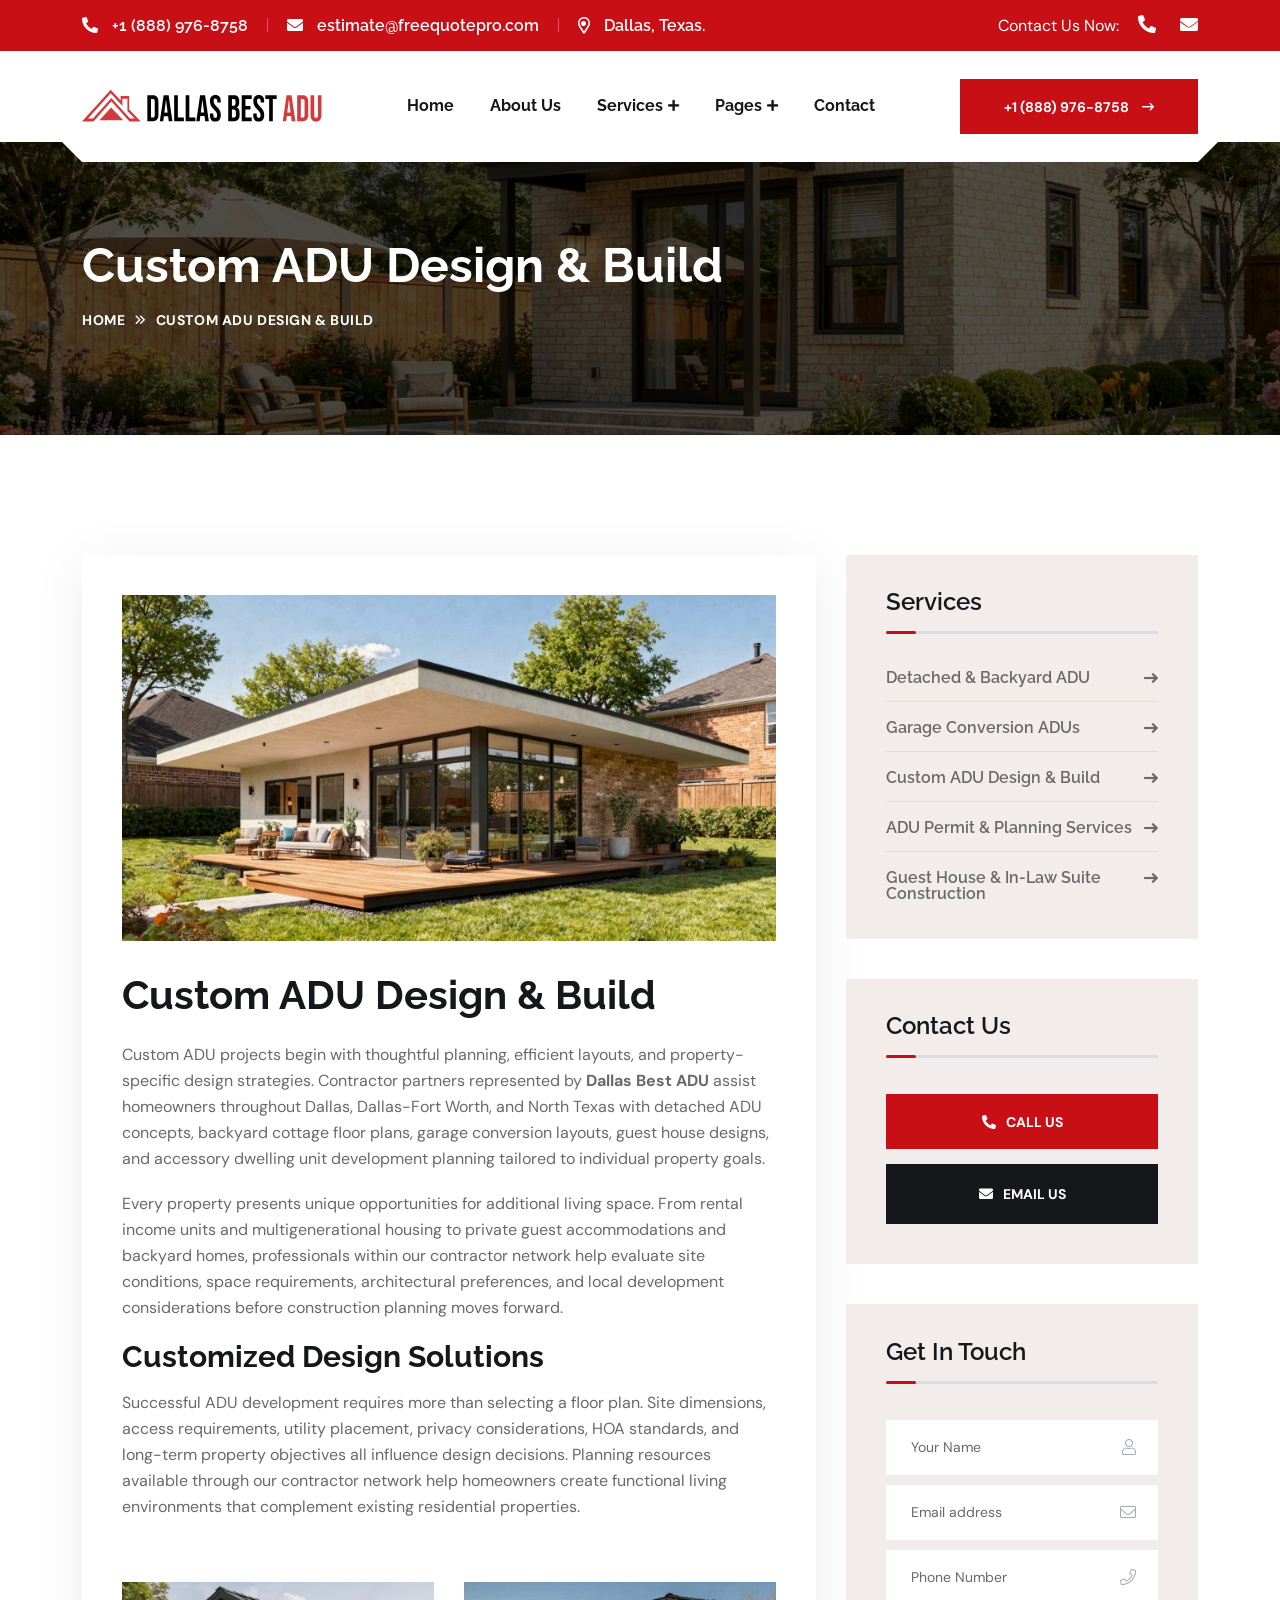
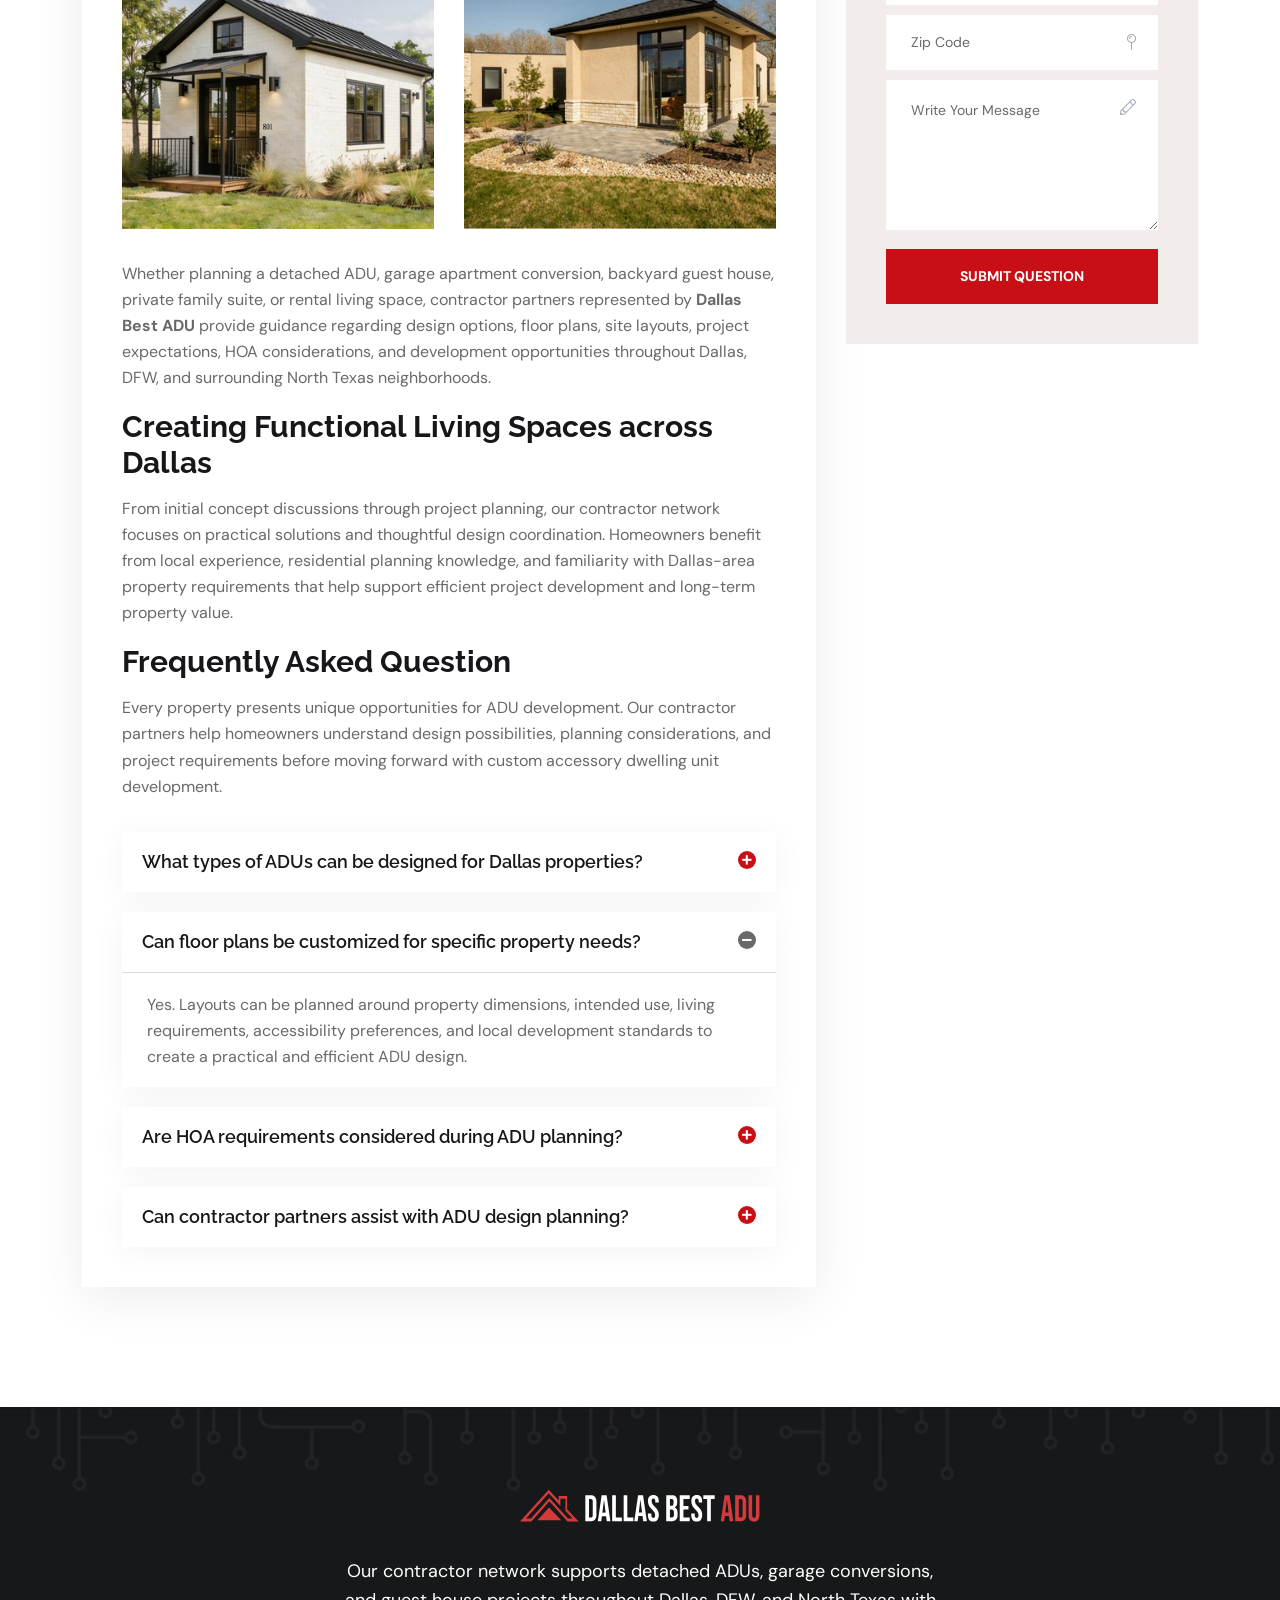
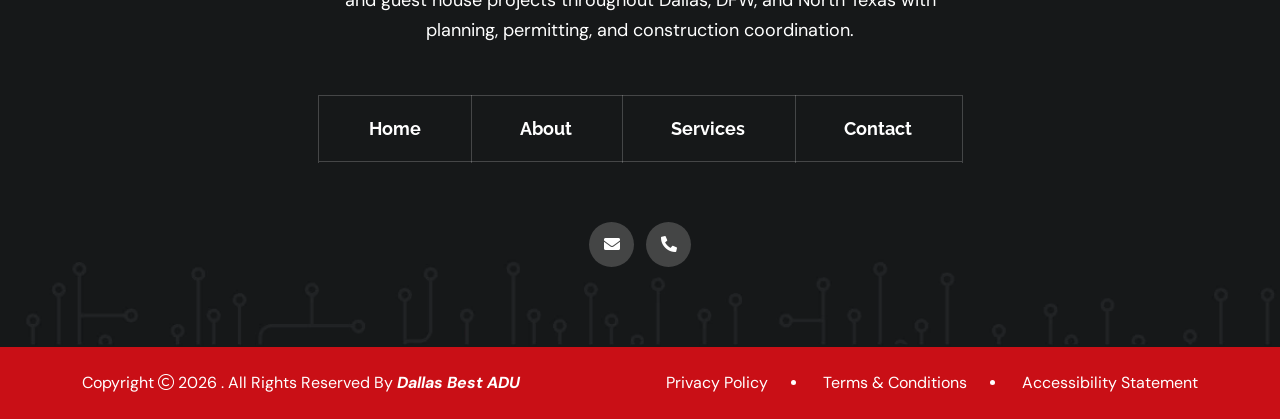
<file: service-custom-adu-design-build.html>
<!doctype html>
<html class="no-js" lang="zxx">

<head>
    <meta charset="utf-8" />
    <meta http-equiv="x-ua-compatible" content="ie=edge" />

<!-- Primary SEO -->
<title>Custom ADU Design &amp; Build Dallas | Dallas Best ADU</title>

<meta name="author" content="Dallas Best ADU" />
<meta name="description" content="Explore custom ADU design and build services in Dallas, TX. Contractors represented by Dallas Best ADU assist with planning, floor plans, design coordination, permitting, and ADU project development." />
<meta name="keywords" content="Custom ADU Design Dallas, ADU Design Build Dallas, ADU Builder Dallas, Custom ADU Builder Dallas, Accessory Dwelling Unit Design Dallas, ADU Floor Plans Dallas, ADU Construction Dallas, Detached ADU Design Dallas, Dallas ADU Contractor Network, Residential ADU Planning Dallas" />
<meta name="robots" content="index,follow" />

<!-- Canonical -->
<link rel="canonical" href="https://www.dallasbestadu.com/service-custom-adu-design-build.html" />

<!-- Open Graph -->
<meta property="og:type" content="website" />
<meta property="og:title" content="Custom ADU Design &amp; Build Dallas | Dallas Best ADU" />
<meta property="og:description" content="Learn about custom ADU design, floor planning, permit coordination, and project development services available through contractors represented by Dallas Best ADU." />
<meta property="og:url" content="https://www.dallasbestadu.com/service-custom-adu-design-build.html" />
<meta property="og:site_name" content="Dallas Best ADU" />
<meta property="og:locale" content="en_US" />
<meta property="og:image" content="https://www.dallasbestadu.com/assets/img/service/custom-adu-design-service-1.webp" />
<meta property="og:image:width" content="1200" />
<meta property="og:image:height" content="630" />

<!-- Twitter -->
<meta name="twitter:card" content="summary_large_image" />
<meta name="twitter:title" content="Custom ADU Design &amp; Build Dallas | Dallas Best ADU" />
<meta name="twitter:description" content="Contractors within our Dallas-Fort Worth network assist homeowners with ADU planning, custom floor plans, design coordination, permits, and project development." />
<meta name="twitter:image" content="https://www.dallasbestadu.com/assets/img/service/custom-adu-design-service-1.webp" />

<!-- Mobile Specific Metas -->
<meta name="viewport" content="width=device-width, initial-scale=1, shrink-to-fit=no" />

<!-- Theme Color -->
<meta name="theme-color" content="#ffffff" />

  <!-- Favicons -->
    <link rel="apple-touch-icon" sizes="57x57" href="assets/img/favicon/apple-icon-57x57.png" />
    <link rel="apple-touch-icon" sizes="60x60" href="assets/img/favicon/apple-icon-60x60.png" />
    <link rel="apple-touch-icon" sizes="72x72" href="assets/img/favicon/apple-icon-72x72.png" />
    <link rel="apple-touch-icon" sizes="76x76" href="assets/img/favicon/apple-icon-76x76.png" />
    <link rel="apple-touch-icon" sizes="114x114" href="assets/img/favicon/apple-icon-114x114.png" />
    <link rel="apple-touch-icon" sizes="120x120" href="assets/img/favicon/apple-icon-120x120.png" />
    <link rel="apple-touch-icon" sizes="144x144" href="assets/img/favicon/apple-icon-144x144.png" />
    <link rel="apple-touch-icon" sizes="152x152" href="assets/img/favicon/apple-icon-152x152.png" />
    <link rel="apple-touch-icon" sizes="180x180" href="assets/img/favicon/apple-icon-180x180.png" />
    <link rel="icon" type="image/png" sizes="192x192" href="assets/img/favicon/android-icon-192x192.png" />
    <link rel="icon" type="image/png" sizes="32x32" href="assets/img/favicon/favicon-32x32.png" />
    <link rel="icon" type="image/png" sizes="96x96" href="assets/img/favicon/favicon-96x96.png" />
    <link rel="icon" type="image/png" sizes="16x16" href="assets/img/favicon/favicon-16x16.png" />
    <link rel="manifest" href="assets/img/favicon/manifest.json" />
    <meta name="msapplication-TileColor" content="#ffffff" />
    <meta name="msapplication-TileImage" content="assets/img/favicon/ms-icon-144x144.png" />
    <meta name="theme-color" content="#ffffff" />

<!-- Google Fonts -->
<link rel="preconnect" href="https://fonts.googleapis.com" />
<link rel="preconnect" href="https://fonts.gstatic.com" crossorigin />
<link href="https://fonts.googleapis.com/css2?family=DM+Sans:ital,opsz,wght@0,9..40,100..1000;1,9..40,100..1000&family=Raleway:wght@100..900&display=swap" rel="stylesheet" />

<!-- CSS Files -->
<link rel="stylesheet" href="assets/css/bootstrap.min.css" />
<link rel="stylesheet" href="assets/css/fontawesome.min.css" />
<link rel="stylesheet" href="assets/css/layerslider.min.css" />
<link rel="stylesheet" href="assets/css/magnific-popup.min.css" />
<link rel="stylesheet" href="assets/css/slick.min.css" />
<link rel="stylesheet" href="assets/css/eocjs-newsticker.css" />
<link rel="stylesheet" href="assets/css/style.css" />


</head>


<body>

    <!--===== Sticky Header =====-->
    <div class="sticky-header-wrap sticky-wrap sticky-header">
      <div class="sticky-active">
        <div class="container position-relative">
          <div class="row align-items-center">
            <div class="col-5 col-md-3">
              <div class="logo">
                <a href="index.html">
                  <img src="assets/img/logo/dallas-best-adu-sidebar.svg" alt="dallas best adu logo" />
                </a>
              </div>
            </div>
            <div class="col-7 col-md-9 text-end position-static">
              <nav class="main-menu menu-sticky1 d-none d-lg-block">
                <ul>
                  <li>
                    <a href="index.html">Home</a>
                  </li>
                  <li>
                    <a href="about.html">About Us</a>
                  </li>
                  <li class="menu-item-has-children">
                    <a href="services.html">Services</a>
                    <ul class="sub-menu">
                      <li><a href="service-detached-backyard-adu.html">Detached &amp; Backyard ADU Construction</a></li>
                      <li><a href="service-garage-conversion-adu.html">Garage Conversion ADUs</a></li>
                      <li><a href="service-custom-adu-design-build.html">Custom ADU Design &amp; Build</a></li>
                      <li><a href="service-adu-permit-planning.html">ADU Permit &amp; Planning Services</a></li>
                      <li><a href="service-guest-house-in-law-construction.html">Guest House Construction</a></li>
                    </ul>
                  </li>
                  <li class="menu-item-has-children">
                    <a href="#">Pages</a>
                  <ul class="sub-menu">
                <li><a href="faqs.html">Faqs</a></li>
                <li><a href="privacy-policy.html">Privacy Policy</a></li>
                <li><a href="accessibility-statement.html">Accessibility Statement</a></li>
                <li><a href="terms-conditions.html">Terms &amp; Conditions</a></li>
              </ul>
                  </li>
                  <li>
                    <a href="contact.html">Contact</a>
                  </li>
                </ul>
              </nav>
              <button class="vs-menu-toggle d-inline-block d-lg-none"><i class="far fa-bars"></i></button>
            </div>
          </div>
        </div>
      </div>
    </div>

    <!--===== Mobile Menu  -->
    <div class="vs-menu-wrapper">
      <div class="vs-menu-area text-center">
        <button class="vs-menu-toggle"><i class="fal fa-times"></i></button>
        <div class="mobile-logo">
          <a href="index.html"><img src="assets/img/logo/dallas-best-adu-sidebar.svg" alt="dallas best adu logo" /></a>
        </div>
        <div class="vs-mobile-menu">
          <ul>
            <li>
              <a href="index.html">Home</a>
            </li>
            <li>
              <a href="about.html">About Us</a>
            </li>
            <li class="menu-item-has-children">
              <a href="services.html">Services</a>
              <ul class="sub-menu">
                     <li><a href="service-detached-backyard-adu.html">Detached &amp; Backyard ADU Construction</a></li>
                      <li><a href="service-garage-conversion-adu.html">Garage Conversion ADUs</a></li>
                      <li><a href="service-custom-adu-design-build.html">Custom ADU Design &amp; Build</a></li>
                      <li><a href="service-adu-permit-planning.html">ADU Permit &amp; Planning Services</a></li>
                      <li><a href="service-guest-house-in-law-construction.html">Guest House Construction</a></li>
              </ul>
            </li>
            <li class="menu-item-has-children">
              <a href="#">Pages</a>
              <ul class="sub-menu">
                <li><a href="faqs.html">Faqs</a></li>
                <li><a href="privacy-policy.html">Privacy Policy</a></li>
                <li><a href="accessibility-statement.html">Accessibility Statement</a></li>
                <li><a href="terms-conditions.html">Terms &amp; Conditions</a></li>
              </ul>
            </li>
            <li>
              <a href="contact.html">Contact Us</a>
            </li>
          </ul>
        </div>
      </div>
    </div>

    <!--===== Header Area =====-->
    <header class="vs-header header-layout2">
      <div class="header-top">
        <div class="container">
          <div class="row align-items-center justify-content-between">
            <div class="col-md-auto text-center text-md-start">
              <div class="header-links">
                <ul>
                  <li>
                    <a href="tel:+18889768758">
                      <i class="fas fa-phone-alt"></i>
                      +1 (888) 976-8758
                    </a>
                  </li>
                  <li>
                    <a href="mailto:estimate@freequotepro.com">
                      <i class="fas fa-envelope"></i>
                      estimate@freequotepro.com
                    </a>
                  </li>
                  <li class="d-none d-md-inline-block">
                    <i class="far fa-map-marker-alt"></i>
                    Dallas, Texas.
                  </li>
                </ul>
              </div>
            </div>
            <div class="col-auto d-none d-md-block">
              <div class="social-style2">
                <span class="social-title">Contact Us Now:</span>
                <a href="tel:+18889768758"><i class="fas fa-phone-alt"></i></a>
                <a href="mailto:estimate@freequotepro.com"><i class="fas fa-envelope"></i></a>
              </div>
            </div>
          </div>
        </div>
      </div>
      <div class="header-middle">
        <div class="container">
          <div class="menu-area">
            <div class="row justify-content-between align-items-center">
              <div class="col-auto">
                <div class="header-logo">
                  <a href="index.html">
                    <img src="assets/img/logo/dallas-best-adu-sidebar.svg" alt="dallas best adu logo" />
                  </a>
                </div>
              </div>
              <div class="col text-end text-xl-center">
                <nav class="main-menu menu-style1 d-none d-lg-block">
                  <ul>
                    <li>
                      <a href="index.html">Home</a>
                    </li>
                    <li>
                      <a href="about.html">About Us</a>
                    </li>
                    <li class="menu-item-has-children">
                      <a href="services.html">Services</a>
                      <ul class="sub-menu">
                           <li><a href="service-detached-backyard-adu.html">Detached &amp; Backyard ADU Construction</a></li>
                      <li><a href="service-garage-conversion-adu.html">Garage Conversion ADUs</a></li>
                      <li><a href="service-custom-adu-design-build.html">Custom ADU Design &amp; Build</a></li>
                      <li><a href="service-adu-permit-planning.html">ADU Permit &amp; Planning Services</a></li>
                      <li><a href="service-guest-house-in-law-construction.html">Guest House Construction</a></li>
                      </ul>
                    </li>
                    <li class="menu-item-has-children">
                      <a href="#">Pages</a>
                      <ul class="sub-menu">
                        <li><a href="faqs.html">Faqs</a></li>
                <li><a href="privacy-policy.html">Privacy Policy</a></li>
                <li><a href="accessibility-statement.html">Accessibility Statement</a></li>
                <li><a href="terms-conditions.html">Terms &amp; Conditions</a></li>
                      </ul>
                    </li>
                    <li>
                      <a href="contact.html">Contact</a>
                    </li>
                  </ul>
                </nav>
                <button class="vs-menu-toggle d-lg-none"><i class="fal fa-bars"></i></button>
              </div>
              <div class="col-auto d-none d-xl-block">
                <div class="header-btn">
                  <a href="tel:+18889768758" class="vs-btn">
                    +1 (888) 976-8758
                    <i class="far fa-long-arrow-right"></i>
                  </a>
                </div>
              </div>
            </div>
          </div>
        </div>
      </div>
    </header>
    
    <!--===== Breadcumb ===== -->
    <div class="breadcumb-wrapper" data-bg-src="assets/img/bg/page-header.webp">
        <div class="container z-index-common">
            <div class="breadcumb-content">
                <h1 class="breadcumb-title">Custom ADU Design &amp; Build </h1>
            </div>
            <div class="breadcumb-menu-wrap">
                <ul class="breadcumb-menu">
                    <li><a href="index.html">Home</a></li>
                    <li>Custom ADU Design &amp; Build </li>
                </ul>
            </div>
        </div>
    </div>
    
    <!--===== Custom ADU Design &amp; Build  Area =====-->
    <section class="service-details-wrapper space">
        <div class="container">
            <div class="row">
        
<div class="col-lg-8">
    <div class="service-details">

        <div class="service-image">
            <img src="assets/img/service/custom-adu-design-service-1.webp" alt="Custom ADU design and build planning project in Dallas Texas">
        </div>

        <h2 class="service-title">Custom ADU Design &amp; Build</h2>

<p>Custom ADU projects begin with thoughtful planning, efficient layouts, and property-specific design strategies. Contractor partners represented by <strong>Dallas Best ADU</strong> assist homeowners throughout Dallas, Dallas-Fort Worth, and North Texas with detached ADU concepts, backyard cottage floor plans, garage conversion layouts, guest house designs, and accessory dwelling unit development planning tailored to individual property goals.</p>

<p>Every property presents unique opportunities for additional living space. From rental income units and multigenerational housing to private guest accommodations and backyard homes, professionals within our contractor network help evaluate site conditions, space requirements, architectural preferences, and local development considerations before construction planning moves forward.</p>

<h3 class="h4">Customized Design Solutions</h3>

<p>Successful ADU development requires more than selecting a floor plan. Site dimensions, access requirements, utility placement, privacy considerations, HOA standards, and long-term property objectives all influence design decisions. Planning resources available through our contractor network help homeowners create functional living environments that complement existing residential properties.</p>
        <div class="row pt-2 mt-4 mb-3 pb-3 gy-30">
            <div class="col-md-6">
                <img src="assets/img/service/custom-adu-design-service-2.webp" alt="Custom accessory dwelling unit design consultation in Dallas Texas" class="w-100">
            </div>
            <div class="col-md-6">
                <img src="assets/img/service/custom-adu-design-service-3.webp" alt="Backyard ADU floor plan and design services in Dallas Fort Worth" class="w-100">
            </div>
        </div>

        <p>Whether planning a detached ADU, garage apartment conversion, backyard guest house, private family suite, or rental living space, contractor partners represented by <strong>Dallas Best ADU</strong> provide guidance regarding design options, floor plans, site layouts, project expectations, HOA considerations, and development opportunities throughout Dallas, DFW, and surrounding North Texas neighborhoods.</p>

        <h4>Creating Functional Living Spaces across Dallas</h4>

        <p>From initial concept discussions through project planning, our contractor network focuses on practical solutions and thoughtful design coordination. Homeowners benefit from local experience, residential planning knowledge, and familiarity with Dallas-area property requirements that help support efficient project development and long-term property value.</p>

        <h4>Frequently Asked Question</h4>

        <p>Every property presents unique opportunities for ADU development. Our contractor partners help homeowners understand design possibilities, planning considerations, and project requirements before moving forward with custom accessory dwelling unit development.</p>

        <!--===== Area =====-->
        <div class="accordion accordion-style1 layout3" id="faqVersion1">

            <div class="accordion-item">
                <div class="accordion-header" id="headingOne1">
                    <button class="accordion-button collapsed" type="button" data-bs-toggle="collapse" data-bs-target="#collapseOne1" aria-expanded="false" aria-controls="collapseOne1">
                        What types of ADUs can be designed for Dallas properties?
                    </button>
                </div>

                <div id="collapseOne1" class="accordion-collapse collapse" aria-labelledby="headingOne1" data-bs-parent="#faqVersion1">
                    <div class="accordion-body">
                        <p>Design options may include detached ADUs, backyard cottages, garage conversion apartments, guest houses, in-law suites, and other accessory dwelling units depending on property size, zoning requirements, and development goals.</p>
                    </div>
                </div>
            </div>

            <div class="accordion-item active">
                <div class="accordion-header" id="headingTwo1">
                    <button class="accordion-button" type="button" data-bs-toggle="collapse" data-bs-target="#collapseTwo1" aria-expanded="true" aria-controls="collapseTwo1">
                        Can floor plans be customized for specific property needs?
                    </button>
                </div>

                <div id="collapseTwo1" class="accordion-collapse collapse show" aria-labelledby="headingTwo1" data-bs-parent="#faqVersion1">
                    <div class="accordion-body">
                        <p>Yes. Layouts can be planned around property dimensions, intended use, living requirements, accessibility preferences, and local development standards to create a practical and efficient ADU design.</p>
                    </div>
                </div>
            </div>

            <div class="accordion-item">
                <div class="accordion-header" id="headingThree1">
                    <button class="accordion-button collapsed" type="button" data-bs-toggle="collapse" data-bs-target="#collapseThree1" aria-expanded="false" aria-controls="collapseThree1">
                        Are HOA requirements considered during ADU planning?
                    </button>
                </div>

                <div id="collapseThree1" class="accordion-collapse collapse" aria-labelledby="headingThree1" data-bs-parent="#faqVersion1">
                    <div class="accordion-body">
                        <p>Many communities throughout Dallas and surrounding areas may have HOA guidelines or architectural requirements that should be reviewed during planning and design development.</p>
                    </div>
                </div>
            </div>

            <div class="accordion-item">
                <div class="accordion-header" id="headingFour1">
                    <button class="accordion-button collapsed" type="button" data-bs-toggle="collapse" data-bs-target="#collapseFour1" aria-expanded="false" aria-controls="collapseFour1">
                        Can contractor partners assist with ADU design planning?
                    </button>
                </div>

                <div id="collapseFour1" class="accordion-collapse collapse" aria-labelledby="headingFour1" data-bs-parent="#faqVersion1">
                    <div class="accordion-body">
                        <p>Contractors represented within our network can assist with design coordination, floor plan development, site evaluations, project planning guidance, and preparation for future ADU construction opportunities.</p>
                    </div>
                </div>
            </div>

        </div>

    </div>
</div>

                <div class="col-lg-4">
                    <aside class="sidebar-area">
                      
                        <div class="widget widget_categories">
                            <h3 class="widget_title">Services</h3>
                            <ul>
                                <li>
                                    <a href="service-detached-backyard-adu.html">Detached &amp; Backyard ADU</a>
                                </li>
                                <li>
                                    <a href="service-garage-conversion-adu.html">Garage Conversion ADUs </a>
                                </li>
                                <li>
                                    <a href="service-custom-adu-design-build.html">Custom ADU Design &amp; Build</a>
                                </li>
                                <li>
                                    <a href="service-adu-permit-planning.html">ADU Permit &amp; Planning Services</a>
                                </li>
                                <li>
                                    <a href="service-guest-house-in-law-construction.html">Guest House &amp; In-Law Suite Construction</a>
                                </li>
                            </ul>
                        </div>
                        <div class="widget">
                            <h3 class="widget_title">Contact Us</h3>
                            <div class="widget_vs_btns">
                                <a href="tel:+18889768758" class="vs-btn"><i class="fas fa-phone-alt"></i>Call Us</a>
                                <a href="mailto:estimate@freequotepro.com" class="vs-btn style3"><i class="fas fa-envelope"></i>Email Us</a>
                            </div>
                        </div>
                        <div class="widget">
                            <h3 class="widget_title">Get In Touch</h3>
                            <div>
                                <form action="#" class="form-style5">
                                    <div class="form-group">
                                        <input type="text" class="form-control" placeholder="Your Name">
                                        <i class="fal fa-user"></i>
                                    </div>
                                    <div class="form-group">
                                        <input type="email" class="form-control" placeholder="Email address">
                                        <i class="fal fa-envelope"></i>
                                    </div>
                                    <div class="form-group">
                                        <input type="phone" class="form-control" placeholder="Phone Number">
                                        <i class="fal fa-phone"></i>
                                    </div>
                                     <div class="form-group">
                                        <input type="number" class="form-control" placeholder="Zip Code">
                                        <i class="fal fa-map-pin"></i>
                                    </div>
                                    <div class="form-group">
                                        <textarea placeholder="Write Your Message"></textarea>
                                        <i class="fal fa-pencil"></i>
                                    </div>
                                    <div class="form-btn">
                                        <button type="submit" class="vs-btn">Submit Question</button>
                                    </div>
                                </form>
                            </div>
                        </div>
                    </aside>
                </div>
            </div>
        </div>
    </section>
    
     <!--===== Footer Area =====-->
    <footer class="footer-wrapper footer-layout2" data-bg-src="assets/img/bg/footer-bg-2-1.webp">
      <div class="container">
        <div class="widget-area">
          <div class="widget">
            <div class="vs-widget-about">
              <div class="footer-logo">
                <a href="index.html"><img src="assets/img/logo/dallas-best-adu-footer-logo.svg" alt="logo" /></a>
              </div>
              <p class="footer-text">Our contractor network supports detached ADUs, garage conversions, and guest house projects throughout Dallas, DFW, and North Texas with planning, permitting, and construction coordination.</p>
            </div>
          </div>
          <div class="widget widget_nav_menu">
            <div class="menu-all-pages-container copyright-menu2">
              <ul class="menu">
                <li><a href="index.html">Home</a></li>
                <li><a href="about.html">About</a></li>
                <li><a href="services.html">Services</a></li>
                <li><a href="contact.html">Contact</a></li>
              </ul>
            </div>
          </div>
          <div class="widget">
            <div class="footer-social">
              <a href="mailto:estimate@freequotepro.com"><i class="fas fa-envelope"></i></a>
              <a href="tel:+18889768758"><i class="fas fa-phone-alt"></i></a>
            </div>
          </div>
        </div>
      </div>
      <div class="copyright-wrap">
        <div class="container">
          <div class="row align-items-center justify-content-between text-center text-md-start gy-2 flex-row-reverse">
            <div class="col-md-auto">
              <div class="copyright-menu">
                <ul>
                  <li><a href="privacy-policy.html">Privacy Policy</a></li>
                  <li><a href="terms-conditions.html">Terms &amp; Conditions</a></li>
                  <li><a href="accessibility-statement.html">Accessibility Statement</a></li>
                </ul>
              </div>
            </div>
            <div class="col-md-auto">
              <p class="copyright-text">
                Copyright
                <i class="fal fa-copyright"></i>
                2026 . All Rights Reserved By
                <a href="https://www.dallasbestadu.com/">Dallas Best ADU</a>
              </p>
            </div>
          </div>
        </div>
      </div>
    </footer>
    
    <!-- Scroll To Top -->
    <a href="#" class="scrollToTop scroll-btn"><i class="far fa-arrow-up"></i></a>

    <!--********************************
			Code End  Here 
	******************************** -->

    <!--==============================
        All Js File
    ============================== -->
    <!-- Jquery -->
    <script src="assets/js/vendor/jquery-3.6.0.min.js"></script>
    <!-- Slick Slider -->
    <script src="assets/js/slick.min.js"></script>
    <!-- <script src="assets/js/app.min.js"></script> -->
    <!-- Layerslider -->
    <script src="assets/js/layerslider.utils.js"></script>
    <script src="assets/js/layerslider.transitions.js"></script>
    <script src="assets/js/layerslider.kreaturamedia.jquery.js"></script>
    <!-- Bootstrap -->
    <script src="assets/js/bootstrap.min.js"></script>
    <!-- Magnific Popup -->
    <script src="assets/js/jquery.magnific-popup.min.js"></script>
    <!-- News Ticker -->
    <script src="assets/js/eocjs-newsticker.js"></script>
    <!-- Isotope Filter -->
    <script src="assets/js/imagesloaded.pkgd.min.js"></script>
    <script src="assets/js/isotope.pkgd.min.js"></script>
    <!-- Main Js File -->
    <script src="assets/js/main.js"></script>


</body>

</html>
</file>
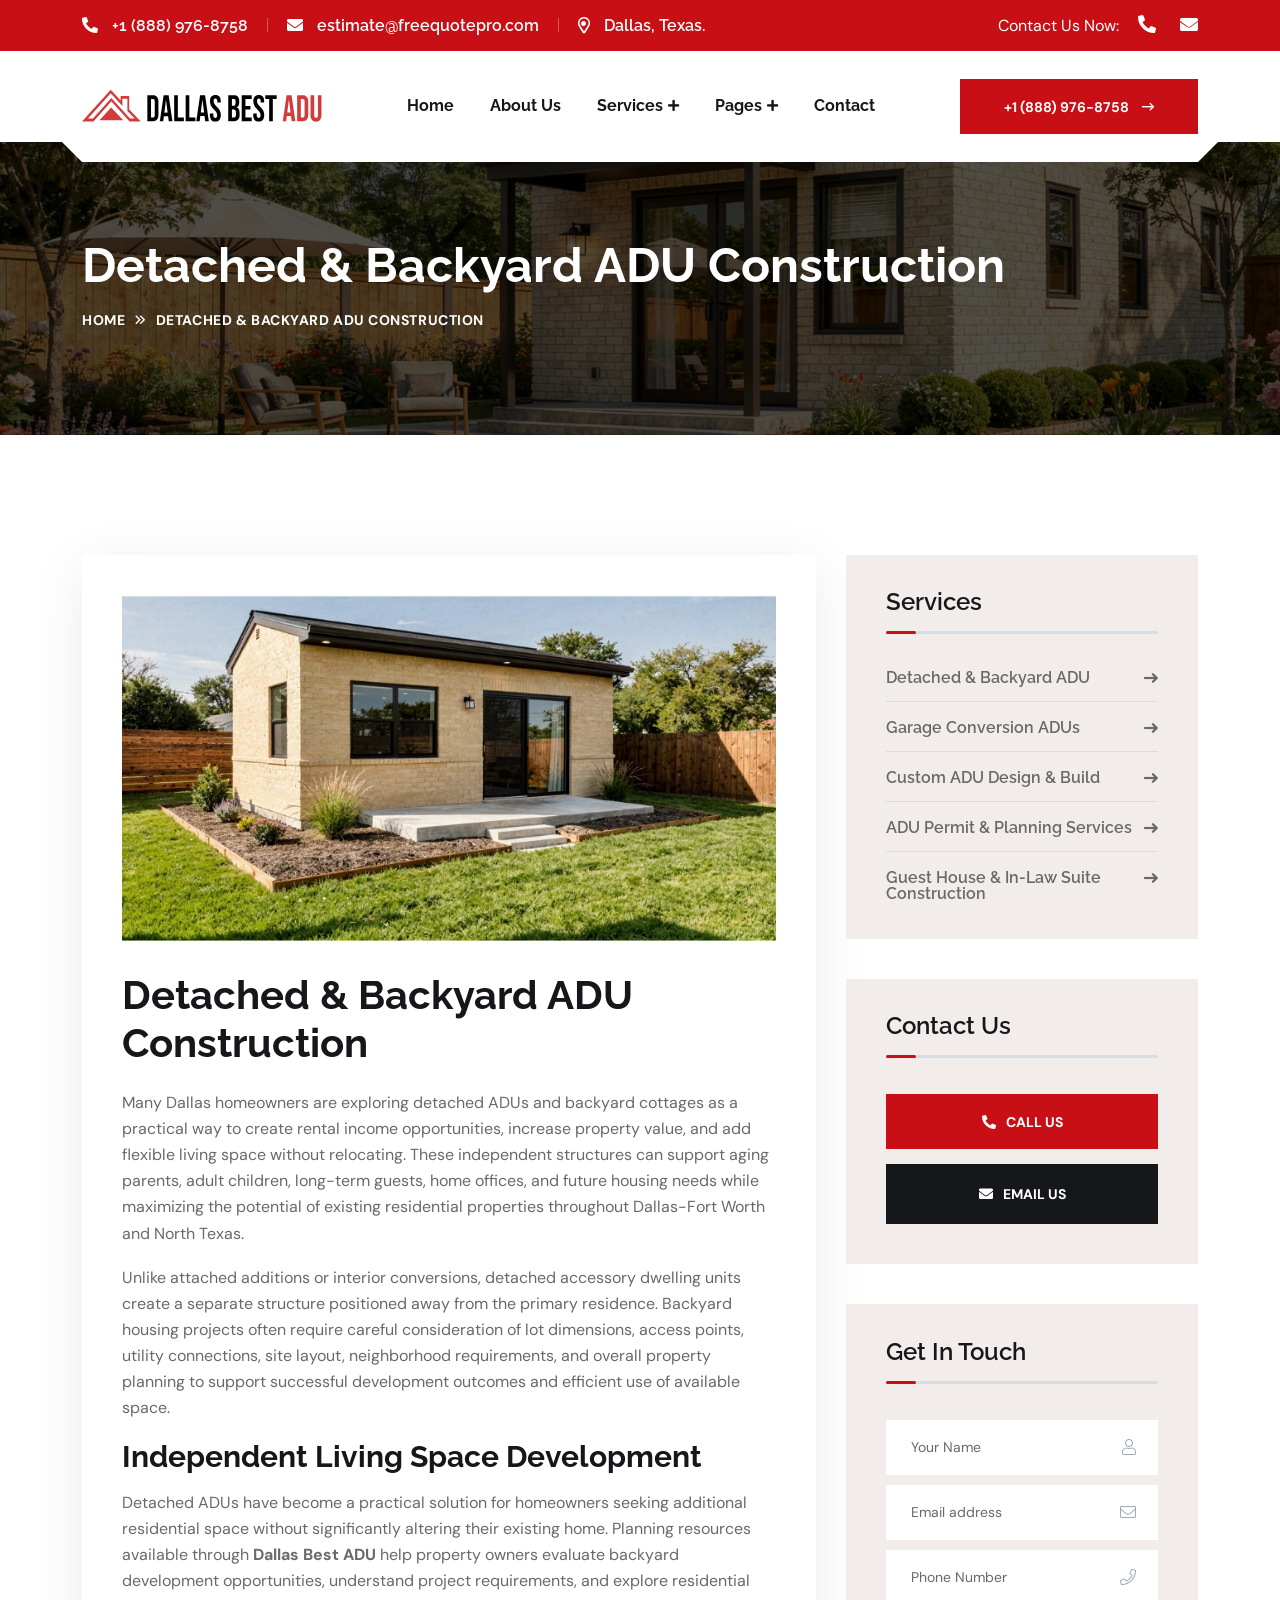
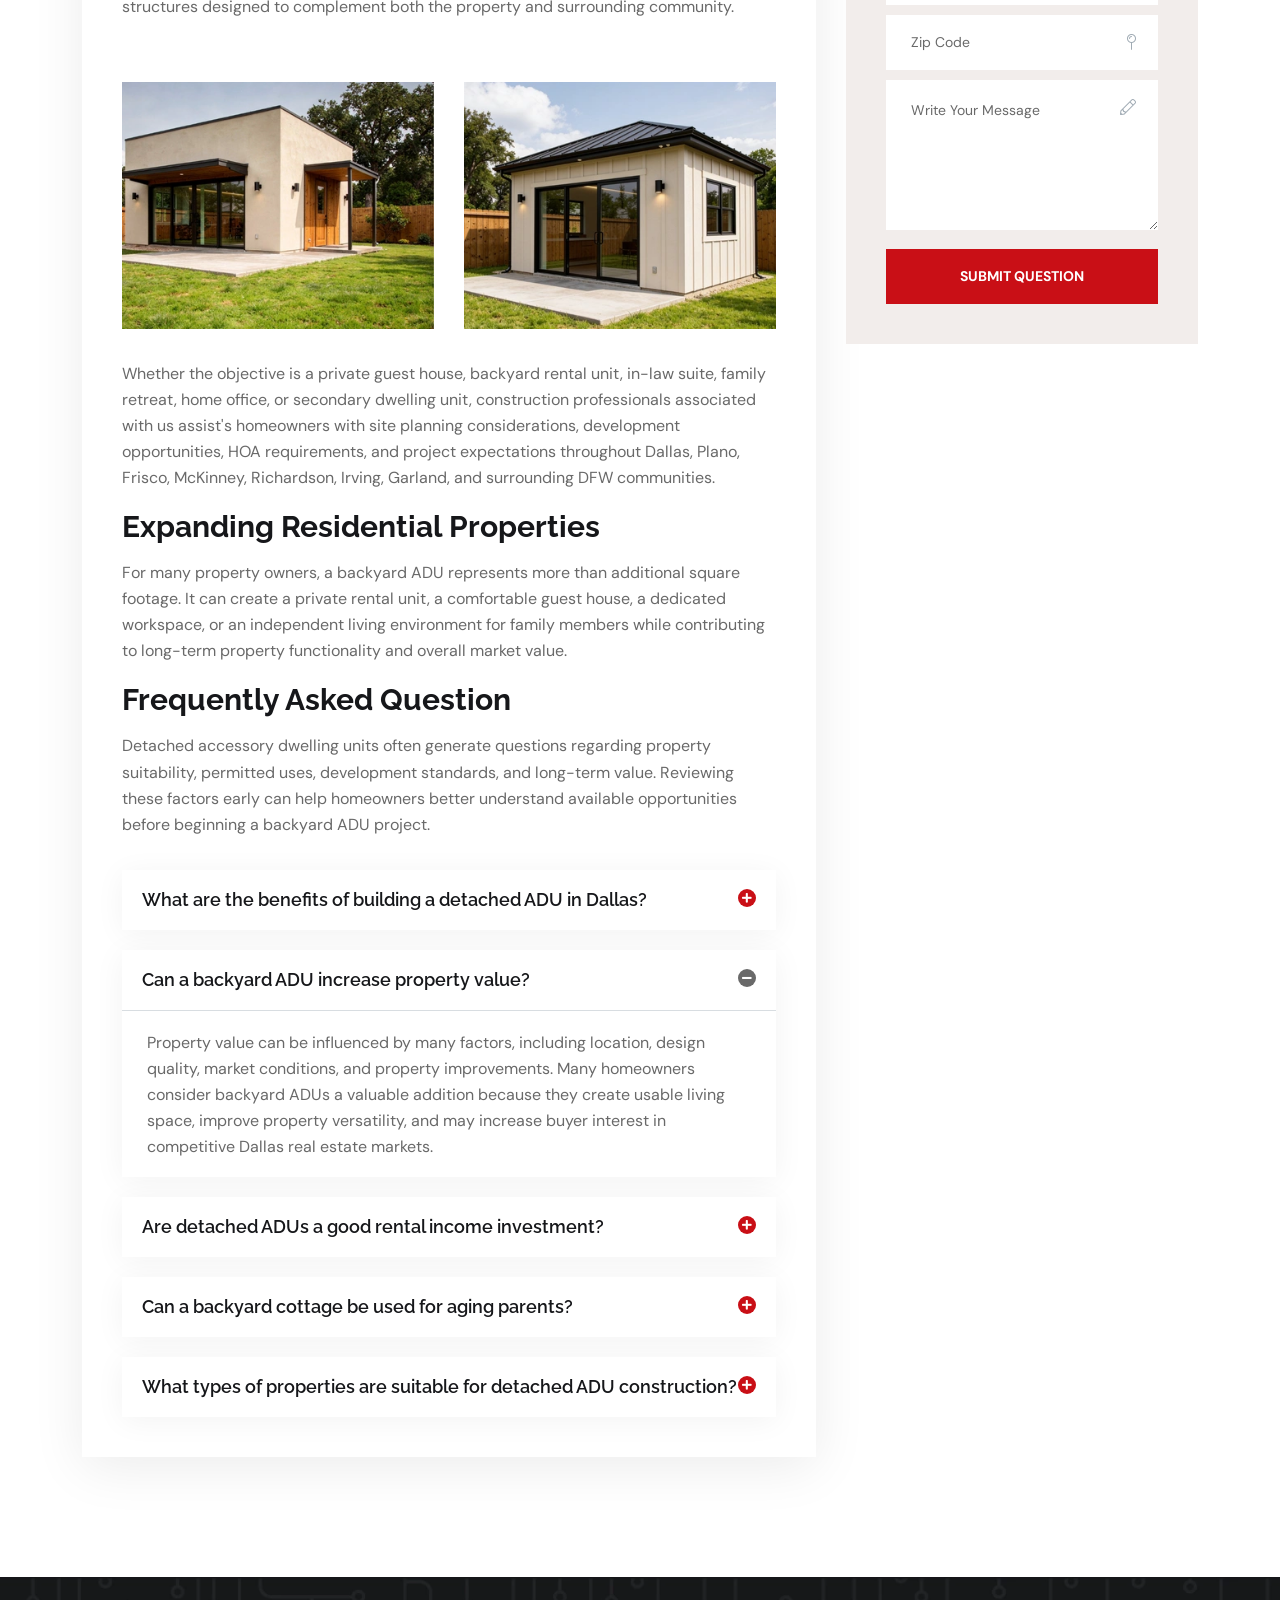
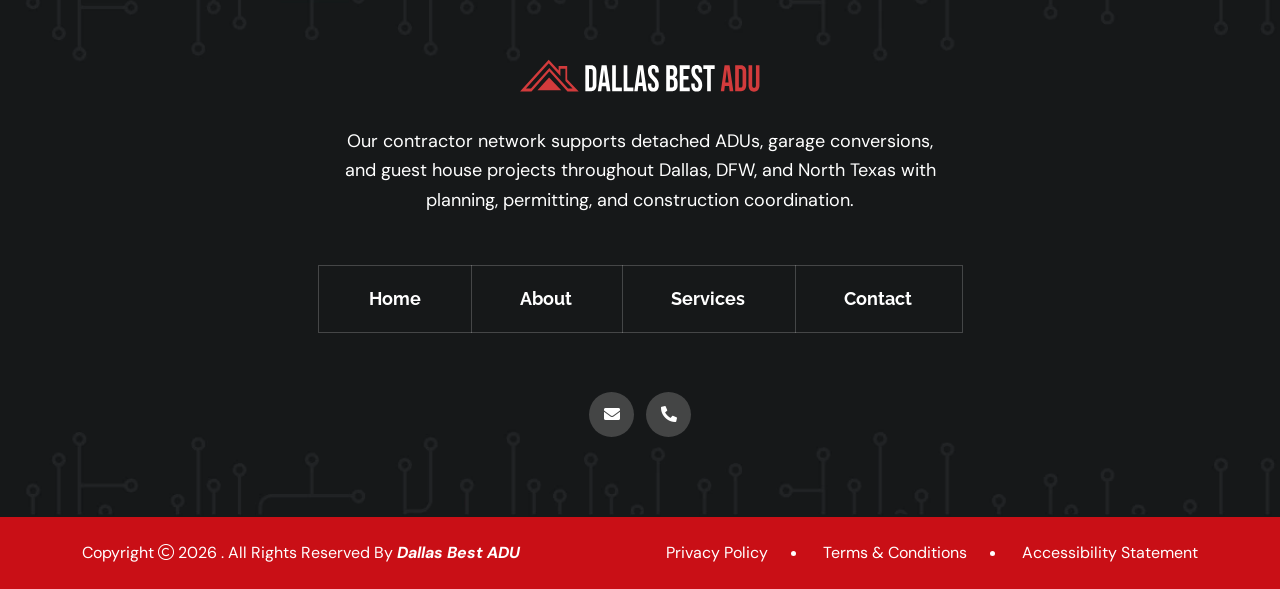
<file: service-detached-backyard-adu.html>
<!doctype html>
<html class="no-js" lang="zxx">

<head>
    <meta charset="utf-8" />
    <meta http-equiv="x-ua-compatible" content="ie=edge" />

<!-- Primary SEO -->
<title>Detached &amp; Backyard ADUs Dallas | Dallas Best ADU</title>

<meta name="author" content="Dallas Best ADU" />
<meta name="description" content="Explore detached and backyard ADU services in Dallas, TX. Contractors represented by Dallas Best ADU assist with planning, permits, design coordination, and backyard living space projects." />
<meta name="keywords" content="Detached ADU Dallas, Backyard ADU Dallas, Backyard ADU Construction Dallas, Detached ADU Builder Dallas, Backyard Cottage Dallas, Accessory Dwelling Unit Dallas, Guest House Builder Dallas, Custom Backyard ADU Dallas, Dallas ADU Contractor Network, DFW ADU Services" />
<meta name="robots" content="index,follow" />

<!-- Canonical -->
<link rel="canonical" href="https://www.dallasbestadu.com/service-detached-backyard-adu.html" />

<!-- Open Graph -->
<meta property="og:type" content="website" />
<meta property="og:title" content="Detached &amp; Backyard ADUs Dallas | Dallas Best ADU" />
<meta property="og:description" content="Learn about detached ADUs, backyard cottages, guest houses, permit coordination, and planning services available through contractors represented by Dallas Best ADU." />
<meta property="og:url" content="https://www.dallasbestadu.com/service-detached-backyard-adu.html" />
<meta property="og:site_name" content="Dallas Best ADU" />
<meta property="og:locale" content="en_US" />
<meta property="og:image" content="https://www.dallasbestadu.com/assets/img/service/backyard-adu-service-1.webp" />
<meta property="og:image:width" content="1200" />
<meta property="og:image:height" content="630" />

<!-- Twitter -->
<meta name="twitter:card" content="summary_large_image" />
<meta name="twitter:title" content="Detached &amp; Backyard ADUs Dallas | Dallas Best ADU" />
<meta name="twitter:description" content="Contractors within our Dallas-Fort Worth network assist homeowners with detached ADUs, backyard cottages, guest houses, planning, permits, and custom project development." />
<meta name="twitter:image" content="https://www.dallasbestadu.com/assets/img/service/backyard-adu-service-1.webp" />

<!-- Mobile Specific Metas -->
<meta name="viewport" content="width=device-width, initial-scale=1, shrink-to-fit=no" />

<!-- Theme Color -->
<meta name="theme-color" content="#ffffff" />

  <!-- Favicons -->
    <link rel="apple-touch-icon" sizes="57x57" href="assets/img/favicon/apple-icon-57x57.png" />
    <link rel="apple-touch-icon" sizes="60x60" href="assets/img/favicon/apple-icon-60x60.png" />
    <link rel="apple-touch-icon" sizes="72x72" href="assets/img/favicon/apple-icon-72x72.png" />
    <link rel="apple-touch-icon" sizes="76x76" href="assets/img/favicon/apple-icon-76x76.png" />
    <link rel="apple-touch-icon" sizes="114x114" href="assets/img/favicon/apple-icon-114x114.png" />
    <link rel="apple-touch-icon" sizes="120x120" href="assets/img/favicon/apple-icon-120x120.png" />
    <link rel="apple-touch-icon" sizes="144x144" href="assets/img/favicon/apple-icon-144x144.png" />
    <link rel="apple-touch-icon" sizes="152x152" href="assets/img/favicon/apple-icon-152x152.png" />
    <link rel="apple-touch-icon" sizes="180x180" href="assets/img/favicon/apple-icon-180x180.png" />
    <link rel="icon" type="image/png" sizes="192x192" href="assets/img/favicon/android-icon-192x192.png" />
    <link rel="icon" type="image/png" sizes="32x32" href="assets/img/favicon/favicon-32x32.png" />
    <link rel="icon" type="image/png" sizes="96x96" href="assets/img/favicon/favicon-96x96.png" />
    <link rel="icon" type="image/png" sizes="16x16" href="assets/img/favicon/favicon-16x16.png" />
    <link rel="manifest" href="assets/img/favicon/manifest.json" />
    <meta name="msapplication-TileColor" content="#ffffff" />
    <meta name="msapplication-TileImage" content="assets/img/favicon/ms-icon-144x144.png" />
    <meta name="theme-color" content="#ffffff" />

<!-- Google Fonts -->
<link rel="preconnect" href="https://fonts.googleapis.com" />
<link rel="preconnect" href="https://fonts.gstatic.com" crossorigin />
<link href="https://fonts.googleapis.com/css2?family=DM+Sans:ital,opsz,wght@0,9..40,100..1000;1,9..40,100..1000&family=Raleway:wght@100..900&display=swap" rel="stylesheet" />

<!-- CSS Files -->
<link rel="stylesheet" href="assets/css/bootstrap.min.css" />
<link rel="stylesheet" href="assets/css/fontawesome.min.css" />
<link rel="stylesheet" href="assets/css/layerslider.min.css" />
<link rel="stylesheet" href="assets/css/magnific-popup.min.css" />
<link rel="stylesheet" href="assets/css/slick.min.css" />
<link rel="stylesheet" href="assets/css/eocjs-newsticker.css" />
<link rel="stylesheet" href="assets/css/style.css" />

</head>


<body>

  <!--===== Sticky Header =====-->
    <div class="sticky-header-wrap sticky-wrap sticky-header">
      <div class="sticky-active">
        <div class="container position-relative">
          <div class="row align-items-center">
            <div class="col-5 col-md-3">
              <div class="logo">
                <a href="index.html">
                  <img src="assets/img/logo/dallas-best-adu-sidebar.svg" alt="dallas best adu logo" />
                </a>
              </div>
            </div>
            <div class="col-7 col-md-9 text-end position-static">
              <nav class="main-menu menu-sticky1 d-none d-lg-block">
                <ul>
                  <li>
                    <a href="index.html">Home</a>
                  </li>
                  <li>
                    <a href="about.html">About Us</a>
                  </li>
                  <li class="menu-item-has-children">
                    <a href="services.html">Services</a>
                    <ul class="sub-menu">
                      <li><a href="service-detached-backyard-adu.html">Detached &amp; Backyard ADU Construction</a></li>
                      <li><a href="service-garage-conversion-adu.html">Garage Conversion ADUs</a></li>
                      <li><a href="service-custom-adu-design-build.html">Custom ADU Design &amp; Build</a></li>
                      <li><a href="service-adu-permit-planning.html">ADU Permit &amp; Planning Services</a></li>
                      <li><a href="service-guest-house-in-law-construction.html">Guest House Construction</a></li>
                    </ul>
                  </li>
                  <li class="menu-item-has-children">
                    <a href="#">Pages</a>
                  <ul class="sub-menu">
                <li><a href="faqs.html">Faqs</a></li>
                <li><a href="privacy-policy.html">Privacy Policy</a></li>
                <li><a href="accessibility-statement.html">Accessibility Statement</a></li>
                <li><a href="terms-conditions.html">Terms &amp; Conditions</a></li>
              </ul>
                  </li>
                  <li>
                    <a href="contact.html">Contact</a>
                  </li>
                </ul>
              </nav>
              <button class="vs-menu-toggle d-inline-block d-lg-none"><i class="far fa-bars"></i></button>
            </div>
          </div>
        </div>
      </div>
    </div>

    <!--===== Mobile Menu  -->
    <div class="vs-menu-wrapper">
      <div class="vs-menu-area text-center">
        <button class="vs-menu-toggle"><i class="fal fa-times"></i></button>
        <div class="mobile-logo">
          <a href="index.html"><img src="assets/img/logo/dallas-best-adu-sidebar.svg" alt="dallas best adu logo" /></a>
        </div>
        <div class="vs-mobile-menu">
          <ul>
            <li>
              <a href="index.html">Home</a>
            </li>
            <li>
              <a href="about.html">About Us</a>
            </li>
            <li class="menu-item-has-children">
              <a href="services.html">Services</a>
              <ul class="sub-menu">
                     <li><a href="service-detached-backyard-adu.html">Detached &amp; Backyard ADU Construction</a></li>
                      <li><a href="service-garage-conversion-adu.html">Garage Conversion ADUs</a></li>
                      <li><a href="service-custom-adu-design-build.html">Custom ADU Design &amp; Build</a></li>
                      <li><a href="service-adu-permit-planning.html">ADU Permit &amp; Planning Services</a></li>
                      <li><a href="service-guest-house-in-law-construction.html">Guest House Construction</a></li>
              </ul>
            </li>
            <li class="menu-item-has-children">
              <a href="#">Pages</a>
              <ul class="sub-menu">
                <li><a href="faqs.html">Faqs</a></li>
                <li><a href="privacy-policy.html">Privacy Policy</a></li>
                <li><a href="accessibility-statement.html">Accessibility Statement</a></li>
                <li><a href="terms-conditions.html">Terms &amp; Conditions</a></li>
              </ul>
            </li>
            <li>
              <a href="contact.html">Contact Us</a>
            </li>
          </ul>
        </div>
      </div>
    </div>

    <!--===== Header Area =====-->
    <header class="vs-header header-layout2">
      <div class="header-top">
        <div class="container">
          <div class="row align-items-center justify-content-between">
            <div class="col-md-auto text-center text-md-start">
              <div class="header-links">
                <ul>
                  <li>
                    <a href="tel:+18889768758">
                      <i class="fas fa-phone-alt"></i>
                      +1 (888) 976-8758
                    </a>
                  </li>
                  <li>
                    <a href="mailto:estimate@freequotepro.com">
                      <i class="fas fa-envelope"></i>
                      estimate@freequotepro.com
                    </a>
                  </li>
                  <li class="d-none d-md-inline-block">
                    <i class="far fa-map-marker-alt"></i>
                    Dallas, Texas.
                  </li>
                </ul>
              </div>
            </div>
            <div class="col-auto d-none d-md-block">
              <div class="social-style2">
                <span class="social-title">Contact Us Now:</span>
                <a href="tel:+18889768758"><i class="fas fa-phone-alt"></i></a>
                <a href="mailto:estimate@freequotepro.com"><i class="fas fa-envelope"></i></a>
              </div>
            </div>
          </div>
        </div>
      </div>
      <div class="header-middle">
        <div class="container">
          <div class="menu-area">
            <div class="row justify-content-between align-items-center">
              <div class="col-auto">
                <div class="header-logo">
                  <a href="index.html">
                    <img src="assets/img/logo/dallas-best-adu-sidebar.svg" alt="dallas best adu logo" />
                  </a>
                </div>
              </div>
              <div class="col text-end text-xl-center">
                <nav class="main-menu menu-style1 d-none d-lg-block">
                  <ul>
                    <li>
                      <a href="index.html">Home</a>
                    </li>
                    <li>
                      <a href="about.html">About Us</a>
                    </li>
                    <li class="menu-item-has-children">
                      <a href="services.html">Services</a>
                      <ul class="sub-menu">
                           <li><a href="service-detached-backyard-adu.html">Detached &amp; Backyard ADU Construction</a></li>
                      <li><a href="service-garage-conversion-adu.html">Garage Conversion ADUs</a></li>
                      <li><a href="service-custom-adu-design-build.html">Custom ADU Design &amp; Build</a></li>
                      <li><a href="service-adu-permit-planning.html">ADU Permit &amp; Planning Services</a></li>
                      <li><a href="service-guest-house-in-law-construction.html">Guest House Construction</a></li>
                      </ul>
                    </li>
                    <li class="menu-item-has-children">
                      <a href="#">Pages</a>
                      <ul class="sub-menu">
                        <li><a href="faqs.html">Faqs</a></li>
                <li><a href="privacy-policy.html">Privacy Policy</a></li>
                <li><a href="accessibility-statement.html">Accessibility Statement</a></li>
                <li><a href="terms-conditions.html">Terms &amp; Conditions</a></li>
                      </ul>
                    </li>
                    <li>
                      <a href="contact.html">Contact</a>
                    </li>
                  </ul>
                </nav>
                <button class="vs-menu-toggle d-lg-none"><i class="fal fa-bars"></i></button>
              </div>
              <div class="col-auto d-none d-xl-block">
                <div class="header-btn">
                  <a href="tel:+18889768758" class="vs-btn">
                    +1 (888) 976-8758
                    <i class="far fa-long-arrow-right"></i>
                  </a>
                </div>
              </div>
            </div>
          </div>
        </div>
      </div>
    </header>
    
    <!--===== Breadcumb ===== -->
    <div class="breadcumb-wrapper" data-bg-src="assets/img/bg/page-header.webp">
        <div class="container z-index-common">
            <div class="breadcumb-content">
                <h1 class="breadcumb-title">Detached &amp; Backyard ADU Construction</h1>
            </div>
            <div class="breadcumb-menu-wrap">
                <ul class="breadcumb-menu">
                    <li><a href="index.html">Home</a></li>
                    <li>Detached &amp; Backyard ADU Construction</li>
                </ul>
            </div>
        </div>
    </div>
    
    <!--===== Detached &amp; Backyard ADU Construction Area =====-->
    <section class="service-details-wrapper space">
        <div class="container">
            <div class="row">
                
<div class="col-lg-8">
    <div class="service-details">

        <div class="service-image">
            <img src="assets/img/service/backyard-adu-service-1.webp" alt="Detached backyard ADU construction for residential property in Dallas Texas">
        </div>

        <h2 class="service-title">Detached &amp; Backyard ADU Construction</h2>

<p>Many Dallas homeowners are exploring detached ADUs and backyard cottages as a practical way to create rental income opportunities, increase property value, and add flexible living space without relocating. These independent structures can support aging parents, adult children, long-term guests, home offices, and future housing needs while maximizing the potential of existing residential properties throughout Dallas-Fort Worth and North Texas.</p>
        <p>Unlike attached additions or interior conversions, detached accessory dwelling units create a separate structure positioned away from the primary residence. Backyard housing projects often require careful consideration of lot dimensions, access points, utility connections, site layout, neighborhood requirements, and overall property planning to support successful development outcomes and efficient use of available space.</p>

        <h3 class="h4">Independent Living Space Development</h3>

        <p>Detached ADUs have become a practical solution for homeowners seeking additional residential space without significantly altering their existing home. Planning resources available through <strong>Dallas Best ADU</strong> help property owners evaluate backyard development opportunities, understand project requirements, and explore residential structures designed to complement both the property and surrounding community.</p>

        <div class="row pt-2 mt-4 mb-3 pb-3 gy-30">
            <div class="col-md-6">
                <img src="assets/img/service/backyard-adu-service-2.webp" alt="Modern detached accessory dwelling unit in Dallas Texas backyard" class="w-100">
            </div>
            <div class="col-md-6">
                <img src="assets/img/service/backyard-adu-service-3.webp" alt="Backyard cottage and guest house development in Dallas Fort Worth" class="w-100">
            </div>
        </div>

        <p>Whether the objective is a private guest house, backyard rental unit, in-law suite, family retreat, home office, or secondary dwelling unit, construction professionals associated with us assist's homeowners with site planning considerations, development opportunities, HOA requirements, and project expectations throughout Dallas, Plano, Frisco, McKinney, Richardson, Irving, Garland, and surrounding DFW communities.</p>

        <h4>Expanding Residential Properties</h4>

<p>For many property owners, a backyard ADU represents more than additional square footage. It can create a private rental unit, a comfortable guest house, a dedicated workspace, or an independent living environment for family members while contributing to long-term property functionality and overall market value.</p>
        <h4>Frequently Asked Question</h4>

        <p>Detached accessory dwelling units often generate questions regarding property suitability, permitted uses, development standards, and long-term value. Reviewing these factors early can help homeowners better understand available opportunities before beginning a backyard ADU project.</p>

        <!--===== Area =====-->
        <div class="accordion accordion-style1 layout3" id="faqVersion1">

          <div class="accordion-item">
    <div class="accordion-header" id="headingOne1">
        <button class="accordion-button collapsed" type="button" data-bs-toggle="collapse" data-bs-target="#collapseOne1" aria-expanded="false" aria-controls="collapseOne1">
            What are the benefits of building a detached ADU in Dallas?
        </button>
    </div>

    <div id="collapseOne1" class="accordion-collapse collapse" aria-labelledby="headingOne1" data-bs-parent="#faqVersion1">
        <div class="accordion-body">
            <p>Detached ADUs can provide additional living space, guest accommodations, rental income opportunities, multigenerational housing, and private work environments. Many Dallas homeowners also view detached accessory dwelling units as a long-term property improvement that may enhance functionality, flexibility, and overall property value.</p>
        </div>
    </div>
</div>

<div class="accordion-item active">
    <div class="accordion-header" id="headingTwo1">
        <button class="accordion-button" type="button" data-bs-toggle="collapse" data-bs-target="#collapseTwo1" aria-expanded="true" aria-controls="collapseTwo1">
            Can a backyard ADU increase property value?
        </button>
    </div>

    <div id="collapseTwo1" class="accordion-collapse collapse show" aria-labelledby="headingTwo1" data-bs-parent="#faqVersion1">
        <div class="accordion-body">
            <p>Property value can be influenced by many factors, including location, design quality, market conditions, and property improvements. Many homeowners consider backyard ADUs a valuable addition because they create usable living space, improve property versatility, and may increase buyer interest in competitive Dallas real estate markets.</p>
        </div>
    </div>
</div>

<div class="accordion-item">
    <div class="accordion-header" id="headingThree1">
        <button class="accordion-button collapsed" type="button" data-bs-toggle="collapse" data-bs-target="#collapseThree1" aria-expanded="false" aria-controls="collapseThree1">
            Are detached ADUs a good rental income investment?
        </button>
    </div>

    <div id="collapseThree1" class="accordion-collapse collapse" aria-labelledby="headingThree1" data-bs-parent="#faqVersion1">
        <div class="accordion-body">
            <p>Many Dallas property owners explore detached ADUs as a way to create additional rental opportunities while making better use of available land. Rental potential depends on local regulations, property characteristics, operating costs, and market demand, but ADUs are frequently considered a flexible long-term housing investment.</p>
        </div>
    </div>
</div>

<div class="accordion-item">
    <div class="accordion-header" id="headingFour1">
        <button class="accordion-button collapsed" type="button" data-bs-toggle="collapse" data-bs-target="#collapseFour1" aria-expanded="false" aria-controls="collapseFour1">
            Can a backyard cottage be used for aging parents?
        </button>
    </div>

    <div id="collapseFour1" class="accordion-collapse collapse" aria-labelledby="headingFour1" data-bs-parent="#faqVersion1">
        <div class="accordion-body">
            <p>Yes. Many homeowners choose detached ADUs and backyard cottages to support multigenerational living arrangements. These independent living spaces can provide privacy, convenience, and proximity for aging parents while allowing family members to remain connected on the same property.</p>
        </div>
    </div>
</div>

<div class="accordion-item">
    <div class="accordion-header" id="headingFive1">
        <button class="accordion-button collapsed" type="button" data-bs-toggle="collapse" data-bs-target="#collapseFive1" aria-expanded="false" aria-controls="collapseFive1">
            What types of properties are suitable for detached ADU construction?
        </button>
    </div>

    <div id="collapseFive1" class="accordion-collapse collapse" aria-labelledby="headingFive1" data-bs-parent="#faqVersion1">
        <div class="accordion-body">
            <p>Suitability depends on factors such as lot size, setback requirements, utility availability, zoning regulations, HOA restrictions, and overall property layout. Residential properties throughout Dallas, Plano, Frisco, McKinney, and surrounding DFW communities may offer opportunities for detached ADU development depending on local requirements.</p>
        </div>
    </div>
</div>

        </div>

    </div>
</div>

                <div class="col-lg-4">
                    <aside class="sidebar-area">
                      
                        <div class="widget widget_categories">
                            <h3 class="widget_title">Services</h3>
                            <ul>
                                <li>
                                    <a href="service-detached-backyard-adu.html">Detached &amp; Backyard ADU</a>
                                </li>
                                <li>
                                    <a href="service-garage-conversion-adu.html">Garage Conversion ADUs </a>
                                </li>
                                <li>
                                    <a href="service-custom-adu-design-build.html">Custom ADU Design &amp; Build</a>
                                </li>
                                <li>
                                    <a href="service-adu-permit-planning.html">ADU Permit &amp; Planning Services</a>
                                </li>
                                <li>
                                    <a href="service-guest-house-in-law-construction.html">Guest House &amp; In-Law Suite Construction</a>
                                </li>
                            </ul>
                        </div>
                        <div class="widget">
                            <h3 class="widget_title">Contact Us</h3>
                            <div class="widget_vs_btns">
                                <a href="tel:+18889768758" class="vs-btn"><i class="fas fa-phone-alt"></i>Call Us</a>
                                <a href="mailto:estimate@freequotepro.com" class="vs-btn style3"><i class="fas fa-envelope"></i>Email Us</a>
                            </div>
                        </div>
                        <div class="widget">
                            <h3 class="widget_title">Get In Touch</h3>
                            <div>
                                <form action="#" class="form-style5">
                                    <div class="form-group">
                                        <input type="text" class="form-control" placeholder="Your Name">
                                        <i class="fal fa-user"></i>
                                    </div>
                                    <div class="form-group">
                                        <input type="email" class="form-control" placeholder="Email address">
                                        <i class="fal fa-envelope"></i>
                                    </div>
                                    <div class="form-group">
                                        <input type="phone" class="form-control" placeholder="Phone Number">
                                        <i class="fal fa-phone"></i>
                                    </div>
                                     <div class="form-group">
                                        <input type="number" class="form-control" placeholder="Zip Code">
                                        <i class="fal fa-map-pin"></i>
                                    </div>
                                    <div class="form-group">
                                        <textarea placeholder="Write Your Message"></textarea>
                                        <i class="fal fa-pencil"></i>
                                    </div>
                                    <div class="form-btn">
                                        <button type="submit" class="vs-btn">Submit Question</button>
                                    </div>
                                </form>
                            </div>
                        </div>
                    </aside>
                </div>
            </div>
        </div>
    </section>
    
      <!--===== Footer Area =====-->
    <footer class="footer-wrapper footer-layout2" data-bg-src="assets/img/bg/footer-bg-2-1.webp">
      <div class="container">
        <div class="widget-area">
          <div class="widget">
            <div class="vs-widget-about">
              <div class="footer-logo">
                <a href="index.html"><img src="assets/img/logo/dallas-best-adu-footer-logo.svg" alt="logo" /></a>
              </div>
              <p class="footer-text">Our contractor network supports detached ADUs, garage conversions, and guest house projects throughout Dallas, DFW, and North Texas with planning, permitting, and construction coordination.</p>
            </div>
          </div>
          <div class="widget widget_nav_menu">
            <div class="menu-all-pages-container copyright-menu2">
              <ul class="menu">
                <li><a href="index.html">Home</a></li>
                <li><a href="about.html">About</a></li>
                <li><a href="services.html">Services</a></li>
                <li><a href="contact.html">Contact</a></li>
              </ul>
            </div>
          </div>
          <div class="widget">
            <div class="footer-social">
              <a href="mailto:estimate@freequotepro.com"><i class="fas fa-envelope"></i></a>
              <a href="tel:+18889768758"><i class="fas fa-phone-alt"></i></a>
            </div>
          </div>
        </div>
      </div>
      <div class="copyright-wrap">
        <div class="container">
          <div class="row align-items-center justify-content-between text-center text-md-start gy-2 flex-row-reverse">
            <div class="col-md-auto">
              <div class="copyright-menu">
                <ul>
                  <li><a href="privacy-policy.html">Privacy Policy</a></li>
                  <li><a href="terms-conditions.html">Terms &amp; Conditions</a></li>
                  <li><a href="accessibility-statement.html">Accessibility Statement</a></li>
                </ul>
              </div>
            </div>
            <div class="col-md-auto">
              <p class="copyright-text">
                Copyright
                <i class="fal fa-copyright"></i>
                2026 . All Rights Reserved By
                <a href="https://www.dallasbestadu.com/">Dallas Best ADU</a>
              </p>
            </div>
          </div>
        </div>
      </div>
    </footer>
    
    <!-- Scroll To Top -->
    <a href="#" class="scrollToTop scroll-btn"><i class="far fa-arrow-up"></i></a>

    <!--********************************
			Code End  Here 
	******************************** -->

    <!--==============================
        All Js File
    ============================== -->
    <!-- Jquery -->
    <script src="assets/js/vendor/jquery-3.6.0.min.js"></script>
    <!-- Slick Slider -->
    <script src="assets/js/slick.min.js"></script>
    <!-- <script src="assets/js/app.min.js"></script> -->
    <!-- Layerslider -->
    <script src="assets/js/layerslider.utils.js"></script>
    <script src="assets/js/layerslider.transitions.js"></script>
    <script src="assets/js/layerslider.kreaturamedia.jquery.js"></script>
    <!-- Bootstrap -->
    <script src="assets/js/bootstrap.min.js"></script>
    <!-- Magnific Popup -->
    <script src="assets/js/jquery.magnific-popup.min.js"></script>
    <!-- News Ticker -->
    <script src="assets/js/eocjs-newsticker.js"></script>
    <!-- Isotope Filter -->
    <script src="assets/js/imagesloaded.pkgd.min.js"></script>
    <script src="assets/js/isotope.pkgd.min.js"></script>
    <!-- Main Js File -->
    <script src="assets/js/main.js"></script>


</body>

</html>
</file>
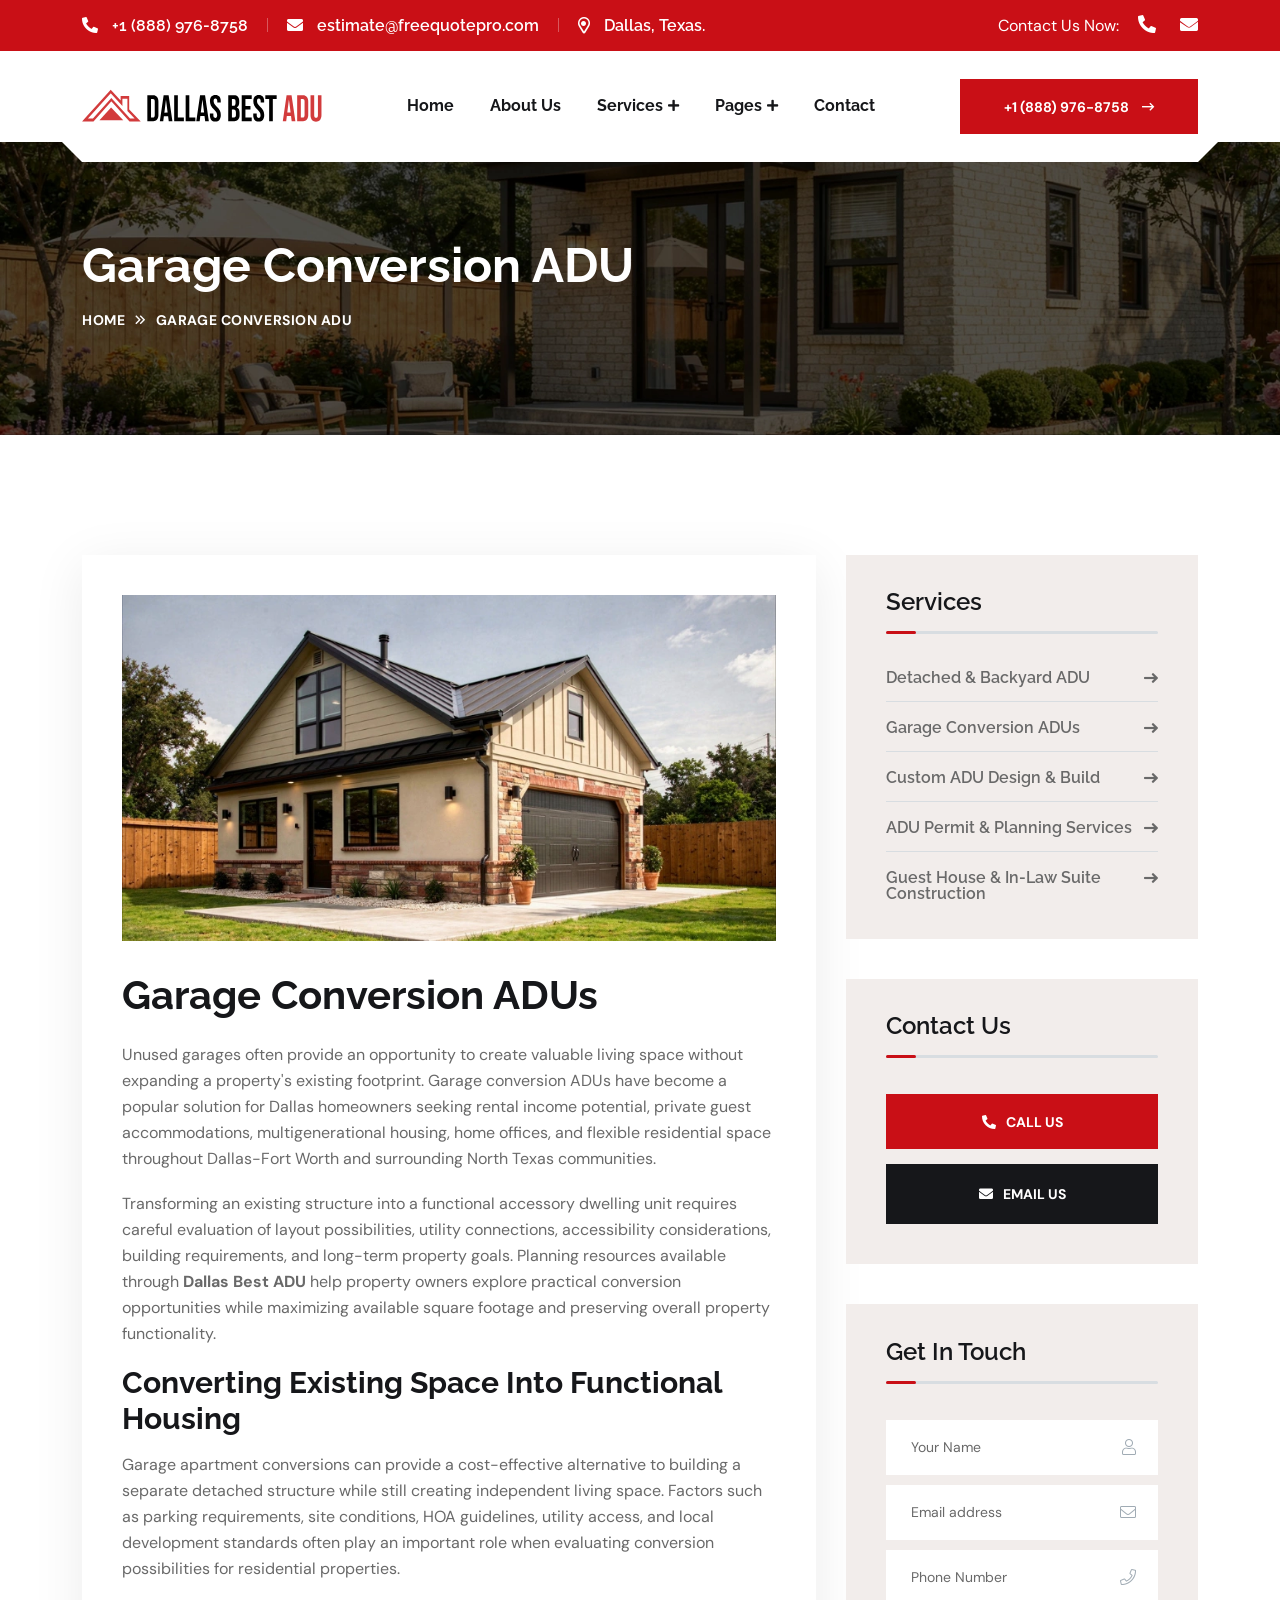
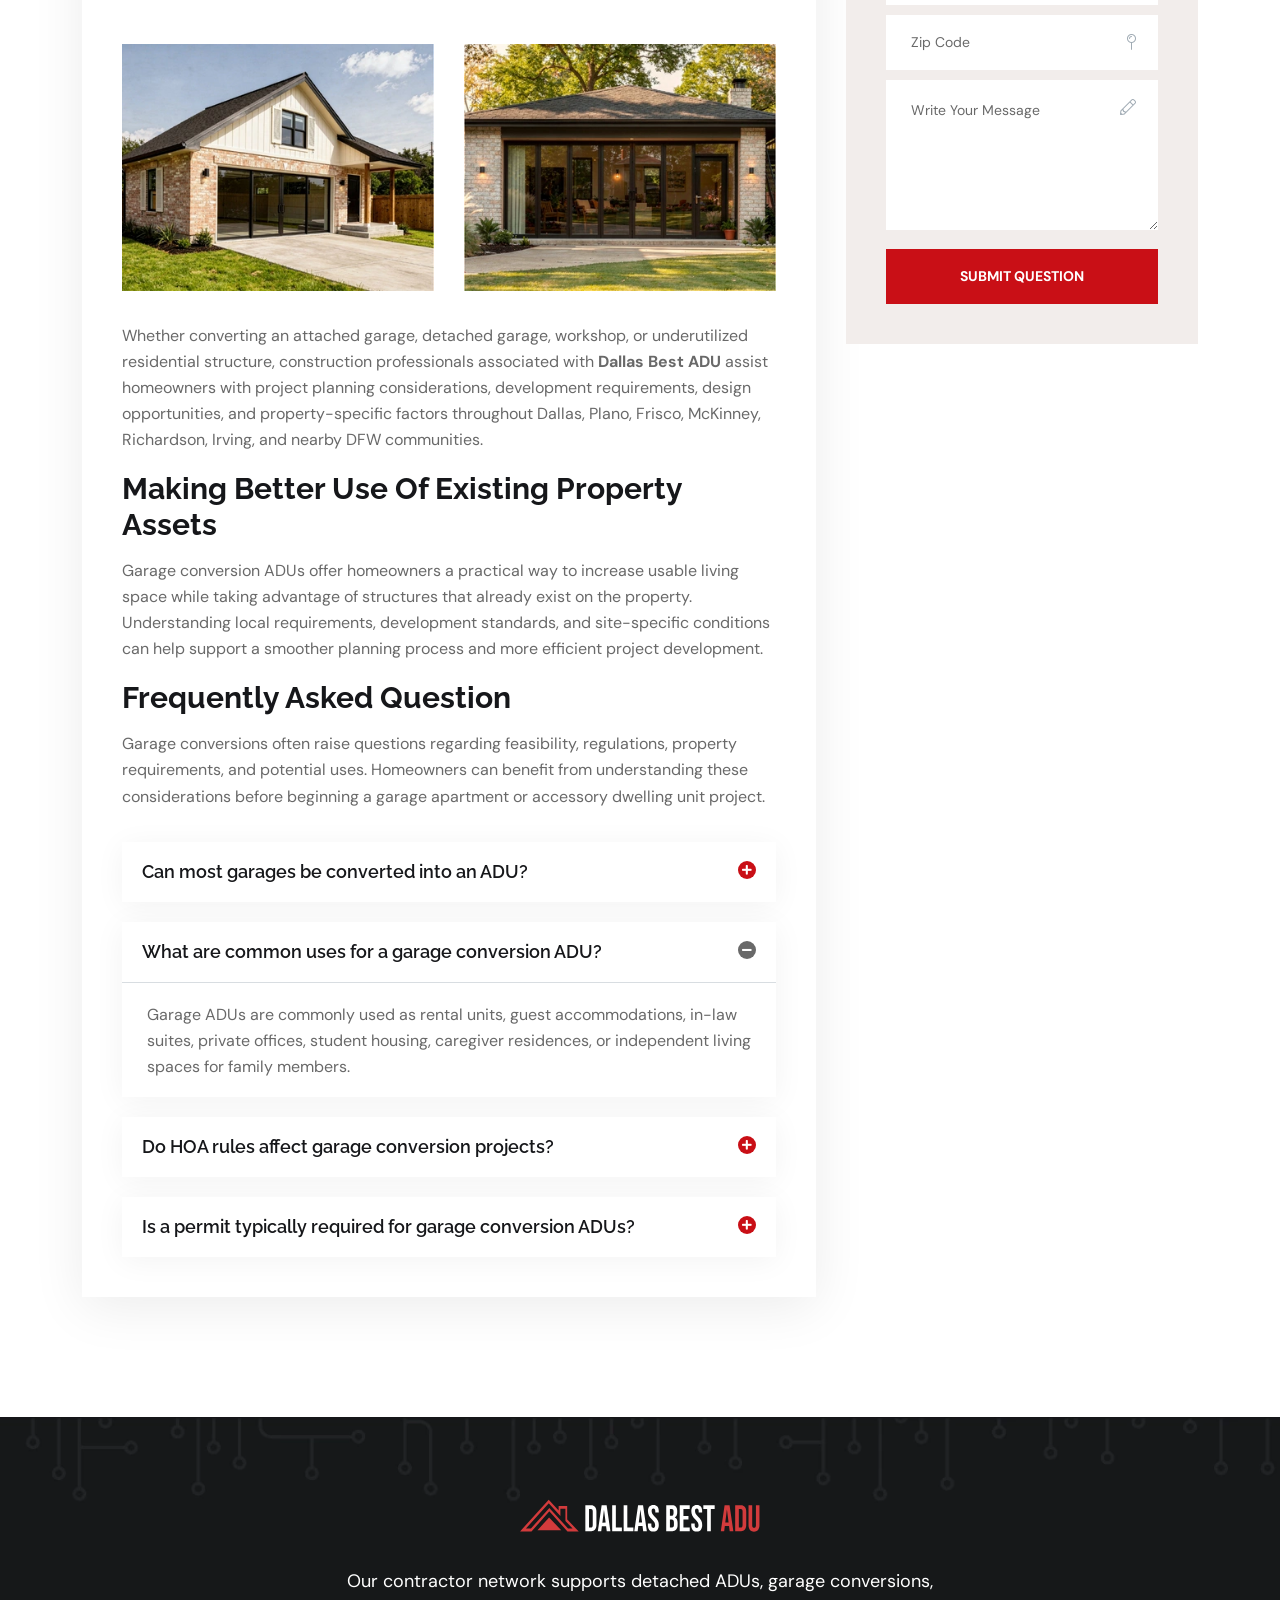
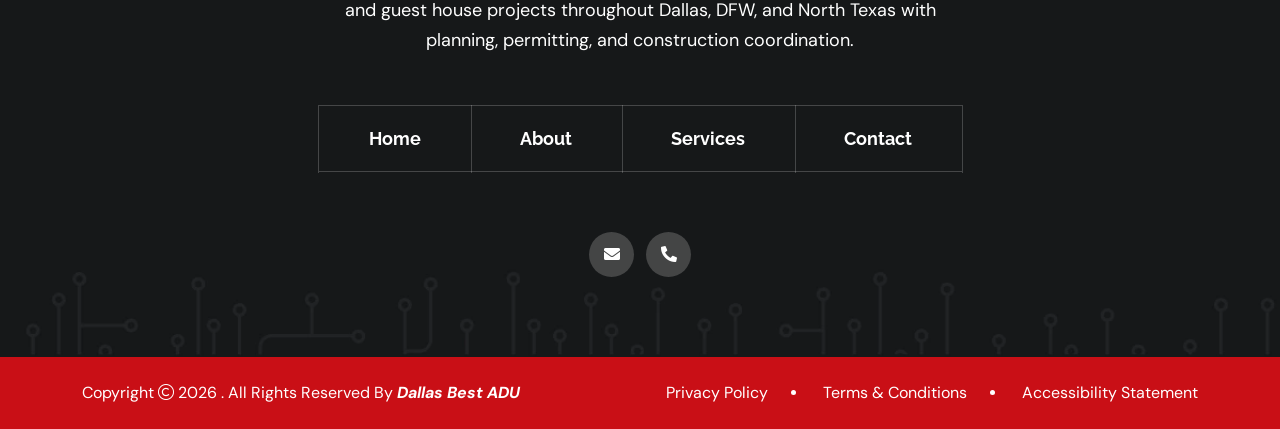
<file: service-garage-conversion-adu.html>
<!doctype html>
<html class="no-js" lang="zxx">

<head>
    <meta charset="utf-8" />
    <meta http-equiv="x-ua-compatible" content="ie=edge" />
<!-- Primary SEO -->
<title>Garage Conversion ADUs Dallas | Dallas Best ADU</title>

<meta name="author" content="Dallas Best ADU" />
<meta name="description" content="Explore garage conversion ADU services in Dallas, TX. Contractors represented by Dallas Best ADU assist with garage apartment conversions, planning, permits, design coordination, and project development." />
<meta name="keywords" content="Garage Conversion Dallas, Garage Conversion ADU Dallas, Garage ADU Dallas, Garage Apartment Conversion Dallas, Convert Garage to ADU Dallas, Garage Remodel Dallas, Accessory Dwelling Unit Dallas, ADU Planning Dallas, Dallas ADU Contractor Network, DFW ADU Services" />
<meta name="robots" content="index,follow" />

<!-- Canonical -->
<link rel="canonical" href="https://www.dallasbestadu.com/service-garage-conversion-adu.html" />

<!-- Open Graph -->
<meta property="og:type" content="website" />
<meta property="og:title" content="Garage Conversion ADUs Dallas | Dallas Best ADU" />
<meta property="og:description" content="Learn about garage conversion ADUs, garage apartment projects, permit coordination, planning, and design services available through contractors represented by Dallas Best ADU." />
<meta property="og:url" content="https://www.dallasbestadu.com/service-garage-conversion-adu.html" />
<meta property="og:site_name" content="Dallas Best ADU" />
<meta property="og:locale" content="en_US" />
<meta property="og:image" content="https://www.dallasbestadu.com/assets/img/service/garage-conversion-adu-service-1.webp" />
<meta property="og:image:width" content="1200" />
<meta property="og:image:height" content="630" />

<!-- Twitter -->
<meta name="twitter:card" content="summary_large_image" />
<meta name="twitter:title" content="Garage Conversion ADUs Dallas | Dallas Best ADU" />
<meta name="twitter:description" content="Contractors within our Dallas-Fort Worth network assist homeowners with garage conversion ADUs, garage apartments, permits, planning, and custom project development." />
<meta name="twitter:image" content="https://www.dallasbestadu.com/assets/img/service/garage-conversion-adu-service-1.webp" />

<!-- Mobile Specific Metas -->
<meta name="viewport" content="width=device-width, initial-scale=1, shrink-to-fit=no" />

<!-- Theme Color -->
<meta name="theme-color" content="#ffffff" />

  <!-- Favicons -->
    <link rel="apple-touch-icon" sizes="57x57" href="assets/img/favicon/apple-icon-57x57.png" />
    <link rel="apple-touch-icon" sizes="60x60" href="assets/img/favicon/apple-icon-60x60.png" />
    <link rel="apple-touch-icon" sizes="72x72" href="assets/img/favicon/apple-icon-72x72.png" />
    <link rel="apple-touch-icon" sizes="76x76" href="assets/img/favicon/apple-icon-76x76.png" />
    <link rel="apple-touch-icon" sizes="114x114" href="assets/img/favicon/apple-icon-114x114.png" />
    <link rel="apple-touch-icon" sizes="120x120" href="assets/img/favicon/apple-icon-120x120.png" />
    <link rel="apple-touch-icon" sizes="144x144" href="assets/img/favicon/apple-icon-144x144.png" />
    <link rel="apple-touch-icon" sizes="152x152" href="assets/img/favicon/apple-icon-152x152.png" />
    <link rel="apple-touch-icon" sizes="180x180" href="assets/img/favicon/apple-icon-180x180.png" />
    <link rel="icon" type="image/png" sizes="192x192" href="assets/img/favicon/android-icon-192x192.png" />
    <link rel="icon" type="image/png" sizes="32x32" href="assets/img/favicon/favicon-32x32.png" />
    <link rel="icon" type="image/png" sizes="96x96" href="assets/img/favicon/favicon-96x96.png" />
    <link rel="icon" type="image/png" sizes="16x16" href="assets/img/favicon/favicon-16x16.png" />
    <link rel="manifest" href="assets/img/favicon/manifest.json" />
    <meta name="msapplication-TileColor" content="#ffffff" />
    <meta name="msapplication-TileImage" content="assets/img/favicon/ms-icon-144x144.png" />
    <meta name="theme-color" content="#ffffff" />
<!-- Google Fonts -->
<link rel="preconnect" href="https://fonts.googleapis.com" />
<link rel="preconnect" href="https://fonts.gstatic.com" crossorigin />
<link href="https://fonts.googleapis.com/css2?family=DM+Sans:ital,opsz,wght@0,9..40,100..1000;1,9..40,100..1000&family=Raleway:wght@100..900&display=swap" rel="stylesheet" />

<!-- CSS Files -->
<link rel="stylesheet" href="assets/css/bootstrap.min.css" />
<link rel="stylesheet" href="assets/css/fontawesome.min.css" />
<link rel="stylesheet" href="assets/css/layerslider.min.css" />
<link rel="stylesheet" href="assets/css/magnific-popup.min.css" />
<link rel="stylesheet" href="assets/css/slick.min.css" />
<link rel="stylesheet" href="assets/css/eocjs-newsticker.css" />
<link rel="stylesheet" href="assets/css/style.css" />

</head>


<body>

   <!--===== Sticky Header =====-->
    <div class="sticky-header-wrap sticky-wrap sticky-header">
      <div class="sticky-active">
        <div class="container position-relative">
          <div class="row align-items-center">
            <div class="col-5 col-md-3">
              <div class="logo">
                <a href="index.html">
                  <img src="assets/img/logo/dallas-best-adu-sidebar.svg" alt="dallas best adu logo" />
                </a>
              </div>
            </div>
            <div class="col-7 col-md-9 text-end position-static">
              <nav class="main-menu menu-sticky1 d-none d-lg-block">
                <ul>
                  <li>
                    <a href="index.html">Home</a>
                  </li>
                  <li>
                    <a href="about.html">About Us</a>
                  </li>
                  <li class="menu-item-has-children">
                    <a href="services.html">Services</a>
                    <ul class="sub-menu">
                      <li><a href="service-detached-backyard-adu.html">Detached &amp; Backyard ADU Construction</a></li>
                      <li><a href="service-garage-conversion-adu.html">Garage Conversion ADUs</a></li>
                      <li><a href="service-custom-adu-design-build.html">Custom ADU Design &amp; Build</a></li>
                      <li><a href="service-adu-permit-planning.html">ADU Permit &amp; Planning Services</a></li>
                      <li><a href="service-guest-house-in-law-construction.html">Guest House Construction</a></li>
                    </ul>
                  </li>
                  <li class="menu-item-has-children">
                    <a href="#">Pages</a>
                  <ul class="sub-menu">
                <li><a href="faqs.html">Faqs</a></li>
                <li><a href="privacy-policy.html">Privacy Policy</a></li>
                <li><a href="accessibility-statement.html">Accessibility Statement</a></li>
                <li><a href="terms-conditions.html">Terms &amp; Conditions</a></li>
              </ul>
                  </li>
                  <li>
                    <a href="contact.html">Contact</a>
                  </li>
                </ul>
              </nav>
              <button class="vs-menu-toggle d-inline-block d-lg-none"><i class="far fa-bars"></i></button>
            </div>
          </div>
        </div>
      </div>
    </div>

    <!--===== Mobile Menu  -->
    <div class="vs-menu-wrapper">
      <div class="vs-menu-area text-center">
        <button class="vs-menu-toggle"><i class="fal fa-times"></i></button>
        <div class="mobile-logo">
          <a href="index.html"><img src="assets/img/logo/dallas-best-adu-sidebar.svg" alt="dallas best adu logo" /></a>
        </div>
        <div class="vs-mobile-menu">
          <ul>
            <li>
              <a href="index.html">Home</a>
            </li>
            <li>
              <a href="about.html">About Us</a>
            </li>
            <li class="menu-item-has-children">
              <a href="services.html">Services</a>
              <ul class="sub-menu">
                     <li><a href="service-detached-backyard-adu.html">Detached &amp; Backyard ADU Construction</a></li>
                      <li><a href="service-garage-conversion-adu.html">Garage Conversion ADUs</a></li>
                      <li><a href="service-custom-adu-design-build.html">Custom ADU Design &amp; Build</a></li>
                      <li><a href="service-adu-permit-planning.html">ADU Permit &amp; Planning Services</a></li>
                      <li><a href="service-guest-house-in-law-construction.html">Guest House Construction</a></li>
              </ul>
            </li>
            <li class="menu-item-has-children">
              <a href="#">Pages</a>
              <ul class="sub-menu">
                <li><a href="faqs.html">Faqs</a></li>
                <li><a href="privacy-policy.html">Privacy Policy</a></li>
                <li><a href="accessibility-statement.html">Accessibility Statement</a></li>
                <li><a href="terms-conditions.html">Terms &amp; Conditions</a></li>
              </ul>
            </li>
            <li>
              <a href="contact.html">Contact Us</a>
            </li>
          </ul>
        </div>
      </div>
    </div>

    <!--===== Header Area =====-->
    <header class="vs-header header-layout2">
      <div class="header-top">
        <div class="container">
          <div class="row align-items-center justify-content-between">
            <div class="col-md-auto text-center text-md-start">
              <div class="header-links">
                <ul>
                  <li>
                    <a href="tel:+18889768758">
                      <i class="fas fa-phone-alt"></i>
                      +1 (888) 976-8758
                    </a>
                  </li>
                  <li>
                    <a href="mailto:estimate@freequotepro.com">
                      <i class="fas fa-envelope"></i>
                      estimate@freequotepro.com
                    </a>
                  </li>
                  <li class="d-none d-md-inline-block">
                    <i class="far fa-map-marker-alt"></i>
                    Dallas, Texas.
                  </li>
                </ul>
              </div>
            </div>
            <div class="col-auto d-none d-md-block">
              <div class="social-style2">
                <span class="social-title">Contact Us Now:</span>
                <a href="tel:+18889768758"><i class="fas fa-phone-alt"></i></a>
                <a href="mailto:estimate@freequotepro.com"><i class="fas fa-envelope"></i></a>
              </div>
            </div>
          </div>
        </div>
      </div>
      <div class="header-middle">
        <div class="container">
          <div class="menu-area">
            <div class="row justify-content-between align-items-center">
              <div class="col-auto">
                <div class="header-logo">
                  <a href="index.html">
                    <img src="assets/img/logo/dallas-best-adu-sidebar.svg" alt="dallas best adu logo" />
                  </a>
                </div>
              </div>
              <div class="col text-end text-xl-center">
                <nav class="main-menu menu-style1 d-none d-lg-block">
                  <ul>
                    <li>
                      <a href="index.html">Home</a>
                    </li>
                    <li>
                      <a href="about.html">About Us</a>
                    </li>
                    <li class="menu-item-has-children">
                      <a href="services.html">Services</a>
                      <ul class="sub-menu">
                           <li><a href="service-detached-backyard-adu.html">Detached &amp; Backyard ADU Construction</a></li>
                      <li><a href="service-garage-conversion-adu.html">Garage Conversion ADUs</a></li>
                      <li><a href="service-custom-adu-design-build.html">Custom ADU Design &amp; Build</a></li>
                      <li><a href="service-adu-permit-planning.html">ADU Permit &amp; Planning Services</a></li>
                      <li><a href="service-guest-house-in-law-construction.html">Guest House Construction</a></li>
                      </ul>
                    </li>
                    <li class="menu-item-has-children">
                      <a href="#">Pages</a>
                      <ul class="sub-menu">
                        <li><a href="faqs.html">Faqs</a></li>
                <li><a href="privacy-policy.html">Privacy Policy</a></li>
                <li><a href="accessibility-statement.html">Accessibility Statement</a></li>
                <li><a href="terms-conditions.html">Terms &amp; Conditions</a></li>
                      </ul>
                    </li>
                    <li>
                      <a href="contact.html">Contact</a>
                    </li>
                  </ul>
                </nav>
                <button class="vs-menu-toggle d-lg-none"><i class="fal fa-bars"></i></button>
              </div>
              <div class="col-auto d-none d-xl-block">
                <div class="header-btn">
                  <a href="tel:+18889768758" class="vs-btn">
                    +1 (888) 976-8758
                    <i class="far fa-long-arrow-right"></i>
                  </a>
                </div>
              </div>
            </div>
          </div>
        </div>
      </div>
    </header>
    
    <!--===== Breadcumb ===== -->
    <div class="breadcumb-wrapper" data-bg-src="assets/img/bg/page-header.webp">
        <div class="container z-index-common">
            <div class="breadcumb-content">
                <h1 class="breadcumb-title">Garage Conversion ADU</h1>
            </div>
            <div class="breadcumb-menu-wrap">
                <ul class="breadcumb-menu">
                    <li><a href="index.html">Home</a></li>
                    <li>Garage Conversion ADU</li>
                </ul>
            </div>
        </div>
    </div>
    
    <!--===== Garage Conversion ADU Area =====-->
    <section class="service-details-wrapper space">
        <div class="container">
            <div class="row">

<div class="col-lg-8">
    <div class="service-details">

        <div class="service-image">
            <img src="assets/img/service/garage-conversion-adu-service-1.webp" alt="Garage conversion ADU project for residential property in Dallas Texas">
        </div>

        <h2 class="service-title">Garage Conversion ADUs</h2>

        <p>Unused garages often provide an opportunity to create valuable living space without expanding a property's existing footprint. Garage conversion ADUs have become a popular solution for Dallas homeowners seeking rental income potential, private guest accommodations, multigenerational housing, home offices, and flexible residential space throughout Dallas-Fort Worth and surrounding North Texas communities.</p>

        <p>Transforming an existing structure into a functional accessory dwelling unit requires careful evaluation of layout possibilities, utility connections, accessibility considerations, building requirements, and long-term property goals. Planning resources available through <strong>Dallas Best ADU</strong> help property owners explore practical conversion opportunities while maximizing available square footage and preserving overall property functionality.</p>

        <h3 class="h4">Converting Existing Space Into Functional Housing</h3>

        <p>Garage apartment conversions can provide a cost-effective alternative to building a separate detached structure while still creating independent living space. Factors such as parking requirements, site conditions, HOA guidelines, utility access, and local development standards often play an important role when evaluating conversion possibilities for residential properties.</p>

        <div class="row pt-2 mt-4 mb-3 pb-3 gy-30">
            <div class="col-md-6">
                <img src="assets/img/service/garage-conversion-adu-service-2.webp" alt="Garage apartment conversion planning in Dallas Texas" class="w-100">
            </div>
            <div class="col-md-6">
                <img src="assets/img/service/garage-conversion-adu-service-3.webp" alt="Accessory dwelling unit garage remodel in Dallas Fort Worth" class="w-100">
            </div>
        </div>

        <p>Whether converting an attached garage, detached garage, workshop, or underutilized residential structure, construction professionals associated with <strong>Dallas Best ADU</strong> assist homeowners with project planning considerations, development requirements, design opportunities, and property-specific factors throughout Dallas, Plano, Frisco, McKinney, Richardson, Irving, and nearby DFW communities.</p>

        <h4>Making Better Use Of Existing Property Assets</h4>

        <p>Garage conversion ADUs offer homeowners a practical way to increase usable living space while taking advantage of structures that already exist on the property. Understanding local requirements, development standards, and site-specific conditions can help support a smoother planning process and more efficient project development.</p>

        <h4>Frequently Asked Question</h4>

        <p>Garage conversions often raise questions regarding feasibility, regulations, property requirements, and potential uses. Homeowners can benefit from understanding these considerations before beginning a garage apartment or accessory dwelling unit project.</p>

        <!--===== Area =====-->
        <div class="accordion accordion-style1 layout3" id="faqVersion1">

            <div class="accordion-item">
                <div class="accordion-header" id="headingOne1">
                    <button class="accordion-button collapsed" type="button" data-bs-toggle="collapse" data-bs-target="#collapseOne1" aria-expanded="false" aria-controls="collapseOne1">
                        Can most garages be converted into an ADU?
                    </button>
                </div>

                <div id="collapseOne1" class="accordion-collapse collapse" aria-labelledby="headingOne1" data-bs-parent="#faqVersion1">
                    <div class="accordion-body">
                        <p>Many garages may qualify for conversion opportunities, although property dimensions, structural conditions, utility access, zoning requirements, and local regulations can influence project feasibility.</p>
                    </div>
                </div>
            </div>

            <div class="accordion-item active">
                <div class="accordion-header" id="headingTwo1">
                    <button class="accordion-button" type="button" data-bs-toggle="collapse" data-bs-target="#collapseTwo1" aria-expanded="true" aria-controls="collapseTwo1">
                        What are common uses for a garage conversion ADU?
                    </button>
                </div>

                <div id="collapseTwo1" class="accordion-collapse collapse show" aria-labelledby="headingTwo1" data-bs-parent="#faqVersion1">
                    <div class="accordion-body">
                        <p>Garage ADUs are commonly used as rental units, guest accommodations, in-law suites, private offices, student housing, caregiver residences, or independent living spaces for family members.</p>
                    </div>
                </div>
            </div>

            <div class="accordion-item">
                <div class="accordion-header" id="headingThree1">
                    <button class="accordion-button collapsed" type="button" data-bs-toggle="collapse" data-bs-target="#collapseThree1" aria-expanded="false" aria-controls="collapseThree1">
                        Do HOA rules affect garage conversion projects?
                    </button>
                </div>

                <div id="collapseThree1" class="accordion-collapse collapse" aria-labelledby="headingThree1" data-bs-parent="#faqVersion1">
                    <div class="accordion-body">
                        <p>Some Dallas-area neighborhoods may have HOA requirements, architectural standards, or community guidelines that should be reviewed before planning a garage apartment conversion project.</p>
                    </div>
                </div>
            </div>

            <div class="accordion-item">
                <div class="accordion-header" id="headingFour1">
                    <button class="accordion-button collapsed" type="button" data-bs-toggle="collapse" data-bs-target="#collapseFour1" aria-expanded="false" aria-controls="collapseFour1">
                        Is a permit typically required for garage conversion ADUs?
                    </button>
                </div>

                <div id="collapseFour1" class="accordion-collapse collapse" aria-labelledby="headingFour1" data-bs-parent="#faqVersion1">
                    <div class="accordion-body">
                        <p>Most garage conversion projects require reviews, permits, and approvals before development begins. Requirements vary based on location, property conditions, project scope, and municipal regulations.</p>
                    </div>
                </div>
            </div>

        </div>

    </div>
</div>

                <div class="col-lg-4">
                    <aside class="sidebar-area">
                      
                        <div class="widget widget_categories">
                            <h3 class="widget_title">Services</h3>
                            <ul>
                                <li>
                                    <a href="service-detached-backyard-adu.html">Detached &amp; Backyard ADU</a>
                                </li>
                                <li>
                                    <a href="service-garage-conversion-adu.html">Garage Conversion ADUs </a>
                                </li>
                                <li>
                                    <a href="service-custom-adu-design-build.html">Custom ADU Design &amp; Build</a>
                                </li>
                                <li>
                                    <a href="service-adu-permit-planning.html">ADU Permit &amp; Planning Services</a>
                                </li>
                                <li>
                                    <a href="service-guest-house-in-law-construction.html">Guest House &amp; In-Law Suite Construction</a>
                                </li>
                            </ul>
                        </div>
                        <div class="widget">
                            <h3 class="widget_title">Contact Us</h3>
                            <div class="widget_vs_btns">
                                <a href="tel:+18889768758" class="vs-btn"><i class="fas fa-phone-alt"></i>Call Us</a>
                                <a href="mailto:estimate@freequotepro.com" class="vs-btn style3"><i class="fas fa-envelope"></i>Email Us</a>
                            </div>
                        </div>
                        <div class="widget">
                            <h3 class="widget_title">Get In Touch</h3>
                            <div>
                                <form action="#" class="form-style5">
                                    <div class="form-group">
                                        <input type="text" class="form-control" placeholder="Your Name">
                                        <i class="fal fa-user"></i>
                                    </div>
                                    <div class="form-group">
                                        <input type="email" class="form-control" placeholder="Email address">
                                        <i class="fal fa-envelope"></i>
                                    </div>
                                    <div class="form-group">
                                        <input type="phone" class="form-control" placeholder="Phone Number">
                                        <i class="fal fa-phone"></i>
                                    </div>
                                     <div class="form-group">
                                        <input type="number" class="form-control" placeholder="Zip Code">
                                        <i class="fal fa-map-pin"></i>
                                    </div>
                                    <div class="form-group">
                                        <textarea placeholder="Write Your Message"></textarea>
                                        <i class="fal fa-pencil"></i>
                                    </div>
                                    <div class="form-btn">
                                        <button type="submit" class="vs-btn">Submit Question</button>
                                    </div>
                                </form>
                            </div>
                        </div>
                    </aside>
                </div>
            </div>
        </div>
    </section>
    
     <!--===== Footer Area =====-->
    <footer class="footer-wrapper footer-layout2" data-bg-src="assets/img/bg/footer-bg-2-1.webp">
      <div class="container">
        <div class="widget-area">
          <div class="widget">
            <div class="vs-widget-about">
              <div class="footer-logo">
                <a href="index.html"><img src="assets/img/logo/dallas-best-adu-footer-logo.svg" alt="logo" /></a>
              </div>
              <p class="footer-text">Our contractor network supports detached ADUs, garage conversions, and guest house projects throughout Dallas, DFW, and North Texas with planning, permitting, and construction coordination.</p>
            </div>
          </div>
          <div class="widget widget_nav_menu">
            <div class="menu-all-pages-container copyright-menu2">
              <ul class="menu">
                <li><a href="index.html">Home</a></li>
                <li><a href="about.html">About</a></li>
                <li><a href="services.html">Services</a></li>
                <li><a href="contact.html">Contact</a></li>
              </ul>
            </div>
          </div>
          <div class="widget">
            <div class="footer-social">
              <a href="mailto:estimate@freequotepro.com"><i class="fas fa-envelope"></i></a>
              <a href="tel:+18889768758"><i class="fas fa-phone-alt"></i></a>
            </div>
          </div>
        </div>
      </div>
      <div class="copyright-wrap">
        <div class="container">
          <div class="row align-items-center justify-content-between text-center text-md-start gy-2 flex-row-reverse">
            <div class="col-md-auto">
              <div class="copyright-menu">
                <ul>
                  <li><a href="privacy-policy.html">Privacy Policy</a></li>
                  <li><a href="terms-conditions.html">Terms &amp; Conditions</a></li>
                  <li><a href="accessibility-statement.html">Accessibility Statement</a></li>
                </ul>
              </div>
            </div>
            <div class="col-md-auto">
              <p class="copyright-text">
                Copyright
                <i class="fal fa-copyright"></i>
                2026 . All Rights Reserved By
                <a href="https://www.dallasbestadu.com/">Dallas Best ADU</a>
              </p>
            </div>
          </div>
        </div>
      </div>
    </footer>
    
    <!-- Scroll To Top -->
    <a href="#" class="scrollToTop scroll-btn"><i class="far fa-arrow-up"></i></a>

    <!--********************************
			Code End  Here 
	******************************** -->

    <!--==============================
        All Js File
    ============================== -->
    <!-- Jquery -->
    <script src="assets/js/vendor/jquery-3.6.0.min.js"></script>
    <!-- Slick Slider -->
    <script src="assets/js/slick.min.js"></script>
    <!-- <script src="assets/js/app.min.js"></script> -->
    <!-- Layerslider -->
    <script src="assets/js/layerslider.utils.js"></script>
    <script src="assets/js/layerslider.transitions.js"></script>
    <script src="assets/js/layerslider.kreaturamedia.jquery.js"></script>
    <!-- Bootstrap -->
    <script src="assets/js/bootstrap.min.js"></script>
    <!-- Magnific Popup -->
    <script src="assets/js/jquery.magnific-popup.min.js"></script>
    <!-- News Ticker -->
    <script src="assets/js/eocjs-newsticker.js"></script>
    <!-- Isotope Filter -->
    <script src="assets/js/imagesloaded.pkgd.min.js"></script>
    <script src="assets/js/isotope.pkgd.min.js"></script>
    <!-- Main Js File -->
    <script src="assets/js/main.js"></script>


</body>

</html>
</file>
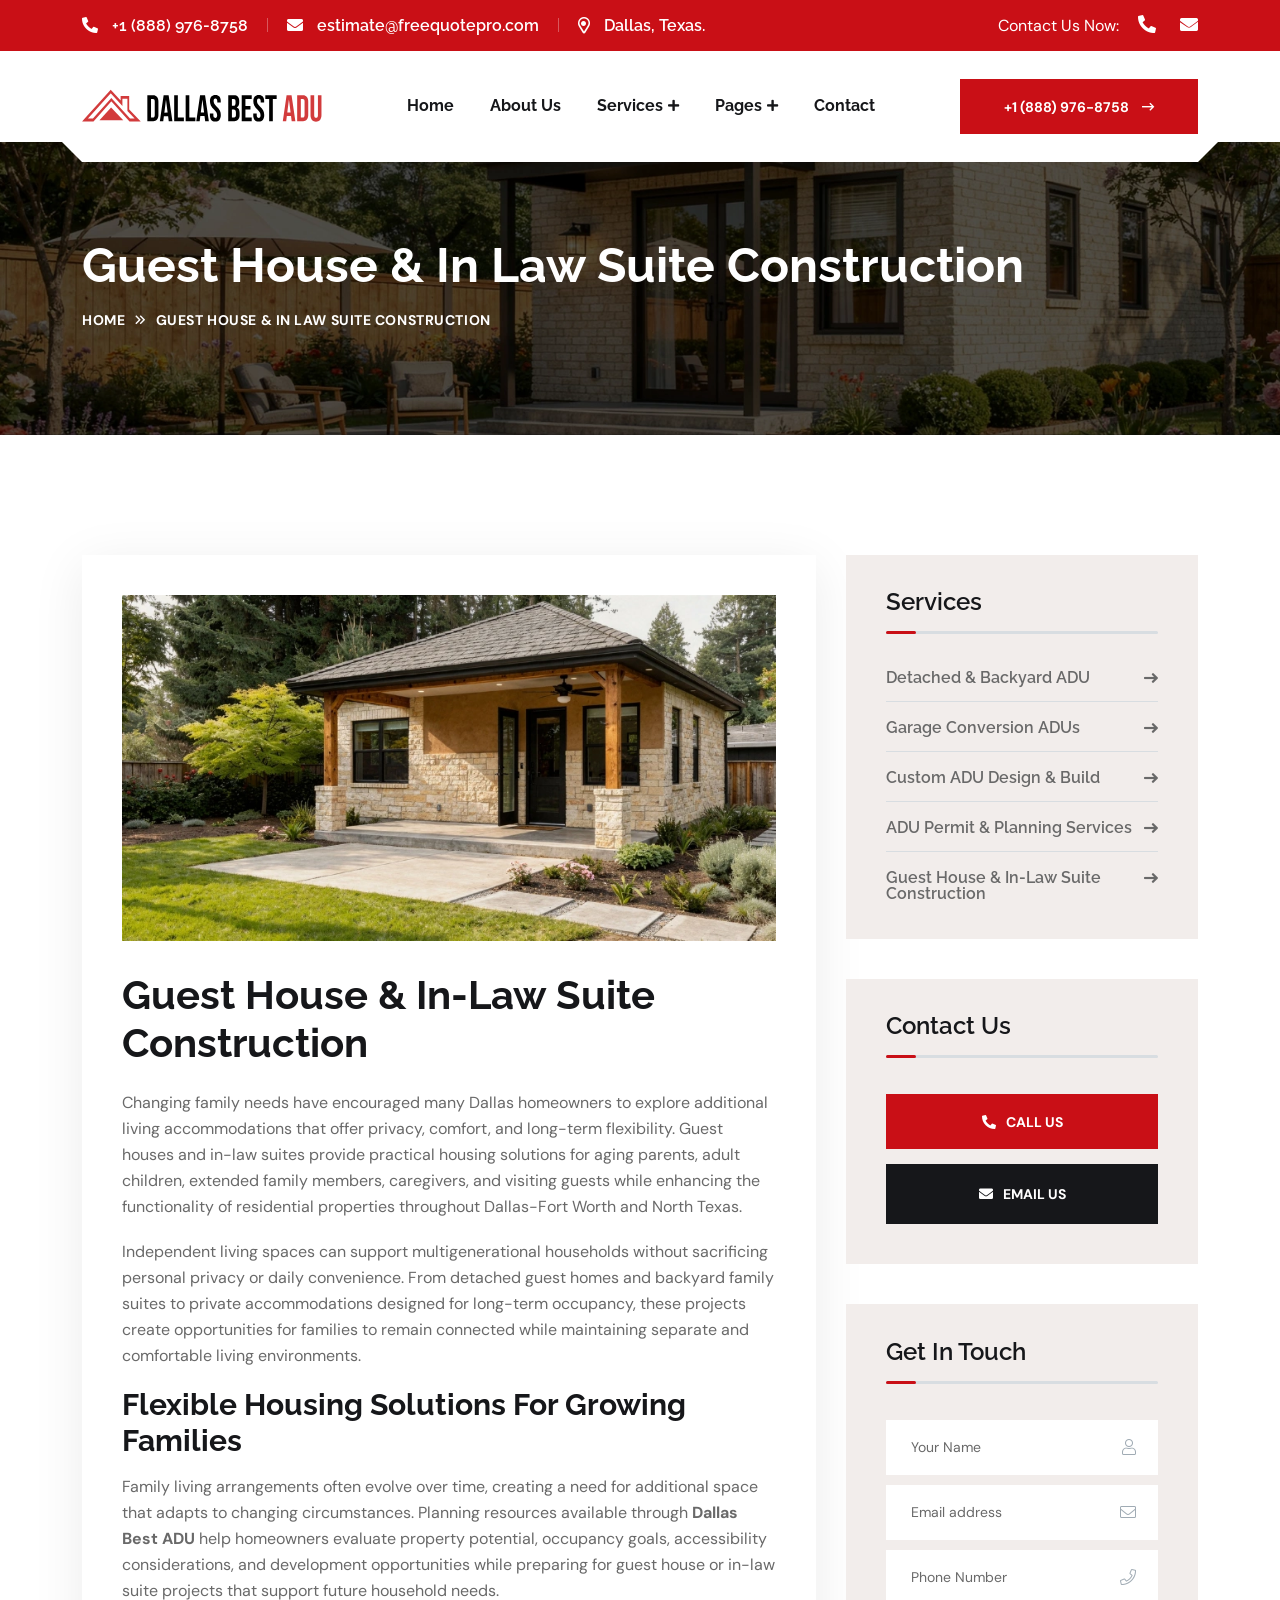
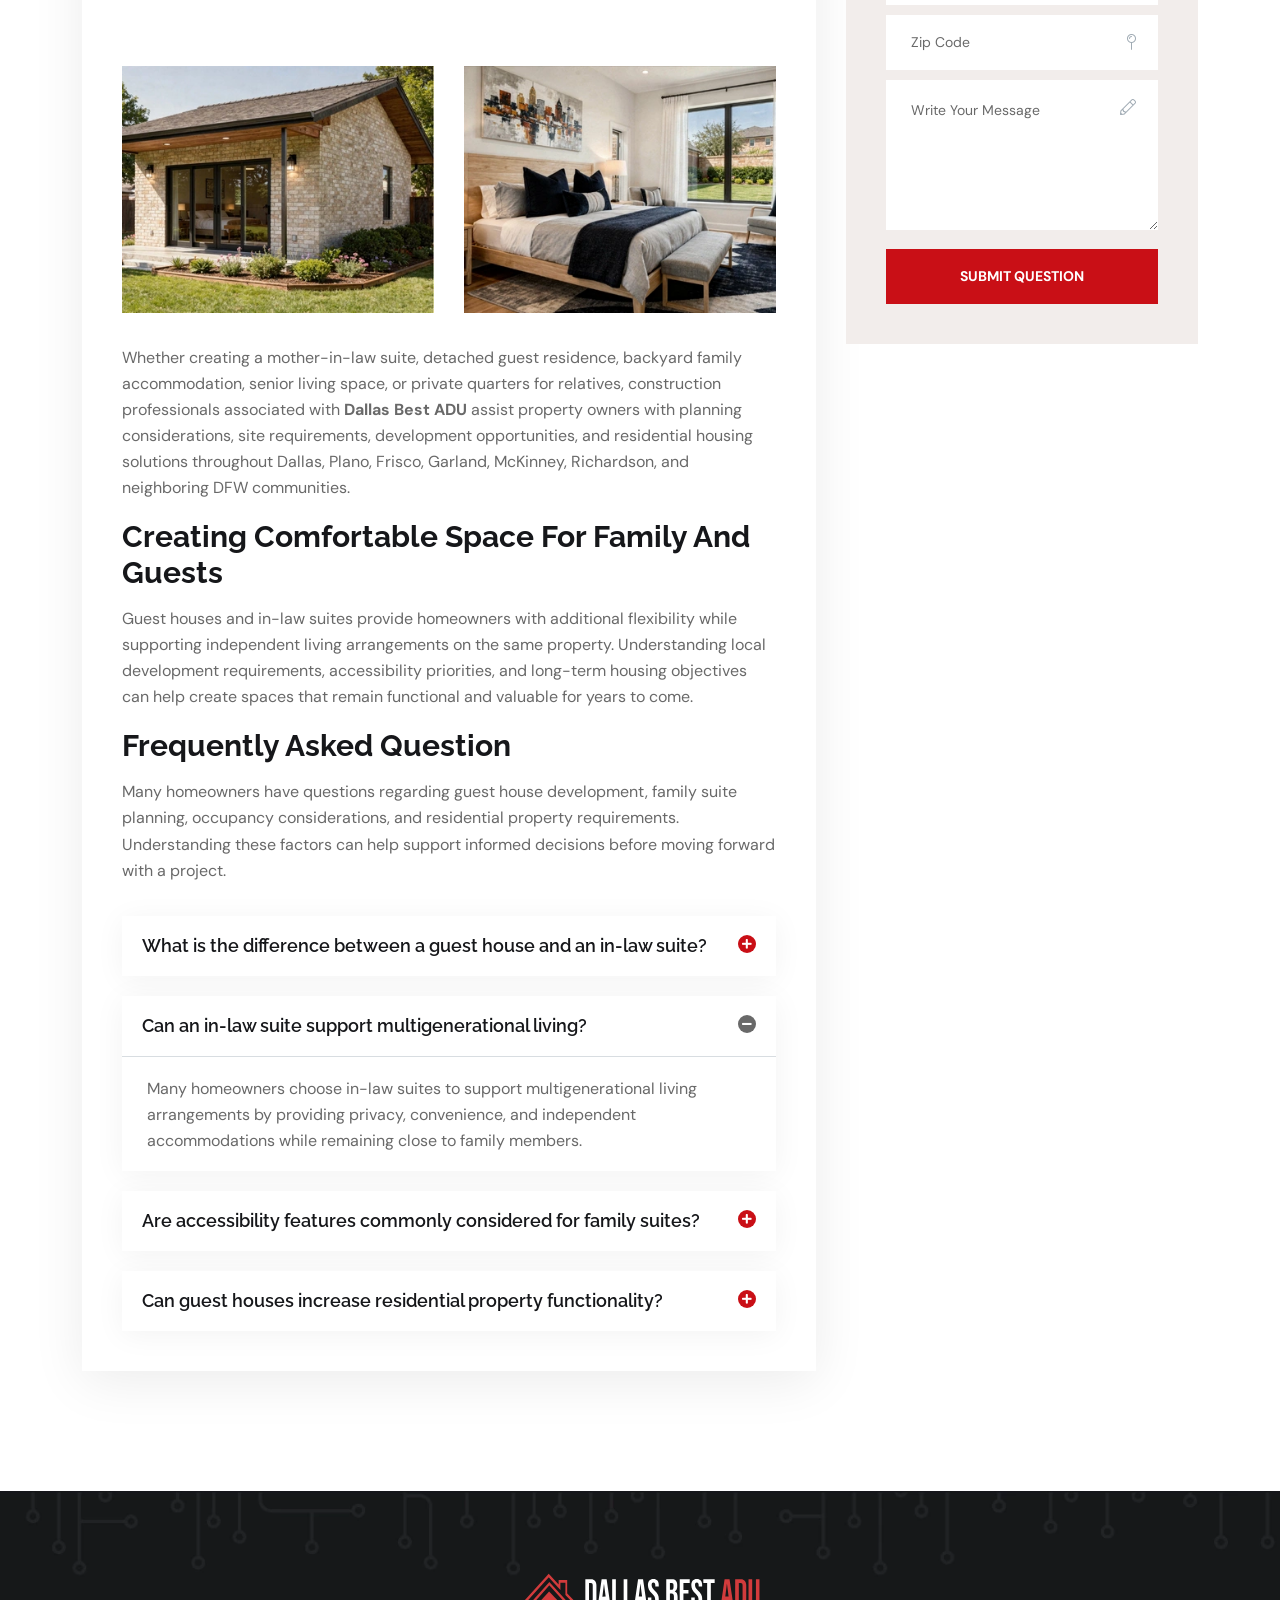
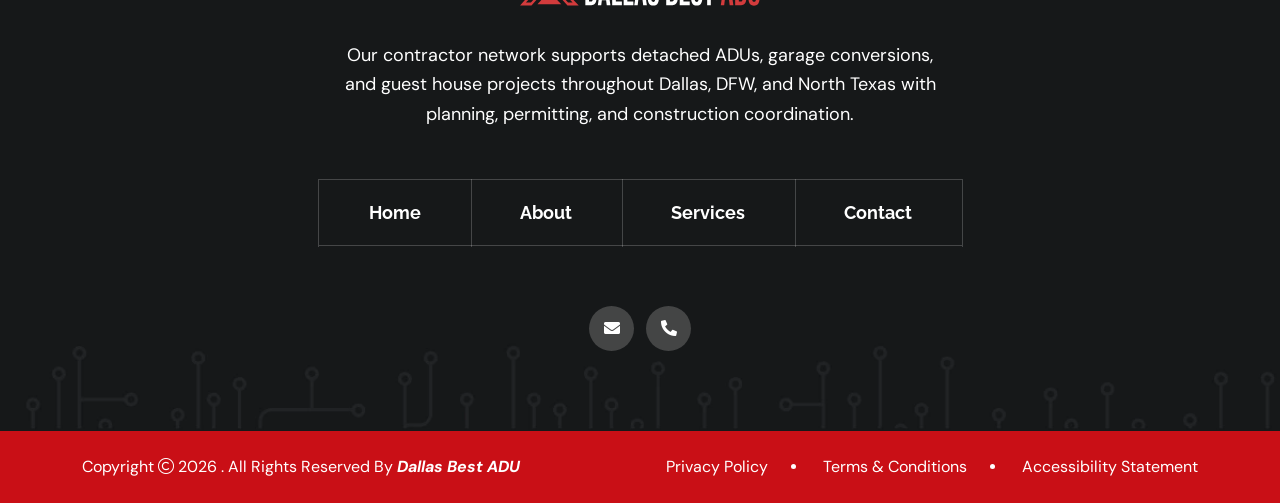
<file: service-guest-house-in-law-construction.html>
<!doctype html>
<html class="no-js" lang="zxx">

<head>
    <meta charset="utf-8" />
    <meta http-equiv="x-ua-compatible" content="ie=edge" />

<!-- Primary SEO -->
<title>Guest House &amp; In-Law Suite Construction Dallas | Dallas Best ADU</title>

<meta name="author" content="Dallas Best ADU" />
<meta name="description" content="Explore guest house and in-law suite services in Dallas, TX. Contractors represented by Dallas Best ADU assist with planning, permits, design coordination, and custom living space projects." />
<meta name="keywords" content="Guest House Builder Dallas, In-Law Suite Construction Dallas, Mother In Law Suite Dallas, Guest House Construction Dallas, Family Suite Dallas, Detached Guest House Dallas, Multigenerational Living Dallas, Custom Guest House Dallas, Dallas ADU Contractor Network, DFW ADU Services" />
<meta name="robots" content="index,follow" />

<!-- Canonical -->
<link rel="canonical" href="https://www.dallasbestadu.com/service-guest-house-in-law-construction.html" />

<!-- Open Graph -->
<meta property="og:type" content="website" />
<meta property="og:title" content="Guest House &amp; In-Law Suite Construction Dallas | Dallas Best ADU" />
<meta property="og:description" content="Learn about guest houses, in-law suites, family living spaces, permit coordination, planning, and project development services available through contractors represented by Dallas Best ADU." />
<meta property="og:url" content="https://www.dallasbestadu.com/service-guest-house-in-law-construction.html" />
<meta property="og:site_name" content="Dallas Best ADU" />
<meta property="og:locale" content="en_US" />
<meta property="og:image" content="https://www.dallasbestadu.com/assets/img/service/guest-house-inlaw-suite-service-1.webp" />
<meta property="og:image:width" content="1200" />
<meta property="og:image:height" content="630" />

<!-- Twitter -->
<meta name="twitter:card" content="summary_large_image" />
<meta name="twitter:title" content="Guest House &amp; In-Law Suite Construction Dallas | Dallas Best ADU" />
<meta name="twitter:description" content="Contractors within our Dallas-Fort Worth network assist homeowners with guest houses, in-law suites, permits, planning, and custom residential living space projects." />
<meta name="twitter:image" content="https://www.dallasbestadu.com/assets/img/service/guest-house-inlaw-suite-service-1.webp" />

<!-- Mobile Specific Metas -->
<meta name="viewport" content="width=device-width, initial-scale=1, shrink-to-fit=no" />

<!-- Theme Color -->
<meta name="theme-color" content="#ffffff" />

  <!-- Favicons -->
    <link rel="apple-touch-icon" sizes="57x57" href="assets/img/favicon/apple-icon-57x57.png" />
    <link rel="apple-touch-icon" sizes="60x60" href="assets/img/favicon/apple-icon-60x60.png" />
    <link rel="apple-touch-icon" sizes="72x72" href="assets/img/favicon/apple-icon-72x72.png" />
    <link rel="apple-touch-icon" sizes="76x76" href="assets/img/favicon/apple-icon-76x76.png" />
    <link rel="apple-touch-icon" sizes="114x114" href="assets/img/favicon/apple-icon-114x114.png" />
    <link rel="apple-touch-icon" sizes="120x120" href="assets/img/favicon/apple-icon-120x120.png" />
    <link rel="apple-touch-icon" sizes="144x144" href="assets/img/favicon/apple-icon-144x144.png" />
    <link rel="apple-touch-icon" sizes="152x152" href="assets/img/favicon/apple-icon-152x152.png" />
    <link rel="apple-touch-icon" sizes="180x180" href="assets/img/favicon/apple-icon-180x180.png" />
    <link rel="icon" type="image/png" sizes="192x192" href="assets/img/favicon/android-icon-192x192.png" />
    <link rel="icon" type="image/png" sizes="32x32" href="assets/img/favicon/favicon-32x32.png" />
    <link rel="icon" type="image/png" sizes="96x96" href="assets/img/favicon/favicon-96x96.png" />
    <link rel="icon" type="image/png" sizes="16x16" href="assets/img/favicon/favicon-16x16.png" />
    <link rel="manifest" href="assets/img/favicon/manifest.json" />
    <meta name="msapplication-TileColor" content="#ffffff" />
    <meta name="msapplication-TileImage" content="assets/img/favicon/ms-icon-144x144.png" />
    <meta name="theme-color" content="#ffffff" />

<!-- Google Fonts -->
<link rel="preconnect" href="https://fonts.googleapis.com" />
<link rel="preconnect" href="https://fonts.gstatic.com" crossorigin />
<link href="https://fonts.googleapis.com/css2?family=DM+Sans:ital,opsz,wght@0,9..40,100..1000;1,9..40,100..1000&family=Raleway:wght@100..900&display=swap" rel="stylesheet" />

<!-- CSS Files -->
<link rel="stylesheet" href="assets/css/bootstrap.min.css" />
<link rel="stylesheet" href="assets/css/fontawesome.min.css" />
<link rel="stylesheet" href="assets/css/layerslider.min.css" />
<link rel="stylesheet" href="assets/css/magnific-popup.min.css" />
<link rel="stylesheet" href="assets/css/slick.min.css" />
<link rel="stylesheet" href="assets/css/eocjs-newsticker.css" />
<link rel="stylesheet" href="assets/css/style.css" />


</head>


<body>

   <!--===== Sticky Header =====-->
    <div class="sticky-header-wrap sticky-wrap sticky-header">
      <div class="sticky-active">
        <div class="container position-relative">
          <div class="row align-items-center">
            <div class="col-5 col-md-3">
              <div class="logo">
                <a href="index.html">
                  <img src="assets/img/logo/dallas-best-adu-sidebar.svg" alt="dallas best adu logo" />
                </a>
              </div>
            </div>
            <div class="col-7 col-md-9 text-end position-static">
              <nav class="main-menu menu-sticky1 d-none d-lg-block">
                <ul>
                  <li>
                    <a href="index.html">Home</a>
                  </li>
                  <li>
                    <a href="about.html">About Us</a>
                  </li>
                  <li class="menu-item-has-children">
                    <a href="services.html">Services</a>
                    <ul class="sub-menu">
                      <li><a href="service-detached-backyard-adu.html">Detached &amp; Backyard ADU Construction</a></li>
                      <li><a href="service-garage-conversion-adu.html">Garage Conversion ADUs</a></li>
                      <li><a href="service-custom-adu-design-build.html">Custom ADU Design &amp; Build</a></li>
                      <li><a href="service-adu-permit-planning.html">ADU Permit &amp; Planning Services</a></li>
                      <li><a href="service-guest-house-in-law-construction.html">Guest House Construction</a></li>
                    </ul>
                  </li>
                  <li class="menu-item-has-children">
                    <a href="#">Pages</a>
                  <ul class="sub-menu">
                <li><a href="faqs.html">Faqs</a></li>
                <li><a href="privacy-policy.html">Privacy Policy</a></li>
                <li><a href="accessibility-statement.html">Accessibility Statement</a></li>
                <li><a href="terms-conditions.html">Terms &amp; Conditions</a></li>
              </ul>
                  </li>
                  <li>
                    <a href="contact.html">Contact</a>
                  </li>
                </ul>
              </nav>
              <button class="vs-menu-toggle d-inline-block d-lg-none"><i class="far fa-bars"></i></button>
            </div>
          </div>
        </div>
      </div>
    </div>

    <!--===== Mobile Menu  -->
    <div class="vs-menu-wrapper">
      <div class="vs-menu-area text-center">
        <button class="vs-menu-toggle"><i class="fal fa-times"></i></button>
        <div class="mobile-logo">
          <a href="index.html"><img src="assets/img/logo/dallas-best-adu-sidebar.svg" alt="dallas best adu logo" /></a>
        </div>
        <div class="vs-mobile-menu">
          <ul>
            <li>
              <a href="index.html">Home</a>
            </li>
            <li>
              <a href="about.html">About Us</a>
            </li>
            <li class="menu-item-has-children">
              <a href="services.html">Services</a>
              <ul class="sub-menu">
                     <li><a href="service-detached-backyard-adu.html">Detached &amp; Backyard ADU Construction</a></li>
                      <li><a href="service-garage-conversion-adu.html">Garage Conversion ADUs</a></li>
                      <li><a href="service-custom-adu-design-build.html">Custom ADU Design &amp; Build</a></li>
                      <li><a href="service-adu-permit-planning.html">ADU Permit &amp; Planning Services</a></li>
                      <li><a href="service-guest-house-in-law-construction.html">Guest House Construction</a></li>
              </ul>
            </li>
            <li class="menu-item-has-children">
              <a href="#">Pages</a>
              <ul class="sub-menu">
                <li><a href="faqs.html">Faqs</a></li>
                <li><a href="privacy-policy.html">Privacy Policy</a></li>
                <li><a href="accessibility-statement.html">Accessibility Statement</a></li>
                <li><a href="terms-conditions.html">Terms &amp; Conditions</a></li>
              </ul>
            </li>
            <li>
              <a href="contact.html">Contact Us</a>
            </li>
          </ul>
        </div>
      </div>
    </div>

    <!--===== Header Area =====-->
    <header class="vs-header header-layout2">
      <div class="header-top">
        <div class="container">
          <div class="row align-items-center justify-content-between">
            <div class="col-md-auto text-center text-md-start">
              <div class="header-links">
                <ul>
                  <li>
                    <a href="tel:+18889768758">
                      <i class="fas fa-phone-alt"></i>
                      +1 (888) 976-8758
                    </a>
                  </li>
                  <li>
                    <a href="mailto:estimate@freequotepro.com">
                      <i class="fas fa-envelope"></i>
                      estimate@freequotepro.com
                    </a>
                  </li>
                  <li class="d-none d-md-inline-block">
                    <i class="far fa-map-marker-alt"></i>
                    Dallas, Texas.
                  </li>
                </ul>
              </div>
            </div>
            <div class="col-auto d-none d-md-block">
              <div class="social-style2">
                <span class="social-title">Contact Us Now:</span>
                <a href="tel:+18889768758"><i class="fas fa-phone-alt"></i></a>
                <a href="mailto:estimate@freequotepro.com"><i class="fas fa-envelope"></i></a>
              </div>
            </div>
          </div>
        </div>
      </div>
      <div class="header-middle">
        <div class="container">
          <div class="menu-area">
            <div class="row justify-content-between align-items-center">
              <div class="col-auto">
                <div class="header-logo">
                  <a href="index.html">
                    <img src="assets/img/logo/dallas-best-adu-sidebar.svg" alt="dallas best adu logo" />
                  </a>
                </div>
              </div>
              <div class="col text-end text-xl-center">
                <nav class="main-menu menu-style1 d-none d-lg-block">
                  <ul>
                    <li>
                      <a href="index.html">Home</a>
                    </li>
                    <li>
                      <a href="about.html">About Us</a>
                    </li>
                    <li class="menu-item-has-children">
                      <a href="services.html">Services</a>
                      <ul class="sub-menu">
                           <li><a href="service-detached-backyard-adu.html">Detached &amp; Backyard ADU Construction</a></li>
                      <li><a href="service-garage-conversion-adu.html">Garage Conversion ADUs</a></li>
                      <li><a href="service-custom-adu-design-build.html">Custom ADU Design &amp; Build</a></li>
                      <li><a href="service-adu-permit-planning.html">ADU Permit &amp; Planning Services</a></li>
                      <li><a href="service-guest-house-in-law-construction.html">Guest House Construction</a></li>
                      </ul>
                    </li>
                    <li class="menu-item-has-children">
                      <a href="#">Pages</a>
                      <ul class="sub-menu">
                        <li><a href="faqs.html">Faqs</a></li>
                <li><a href="privacy-policy.html">Privacy Policy</a></li>
                <li><a href="accessibility-statement.html">Accessibility Statement</a></li>
                <li><a href="terms-conditions.html">Terms &amp; Conditions</a></li>
                      </ul>
                    </li>
                    <li>
                      <a href="contact.html">Contact</a>
                    </li>
                  </ul>
                </nav>
                <button class="vs-menu-toggle d-lg-none"><i class="fal fa-bars"></i></button>
              </div>
              <div class="col-auto d-none d-xl-block">
                <div class="header-btn">
                  <a href="tel:+18889768758" class="vs-btn">
                    +1 (888) 976-8758
                    <i class="far fa-long-arrow-right"></i>
                  </a>
                </div>
              </div>
            </div>
          </div>
        </div>
      </div>
    </header>
    
    <!--===== Breadcumb ===== -->
    <div class="breadcumb-wrapper" data-bg-src="assets/img/bg/page-header.webp">
        <div class="container z-index-common">
            <div class="breadcumb-content">
                <h1 class="breadcumb-title">Guest House &amp; In Law Suite Construction</h1>
            </div>
            <div class="breadcumb-menu-wrap">
                <ul class="breadcumb-menu">
                    <li><a href="index.html">Home</a></li>
                    <li>Guest House &amp; In Law Suite Construction</li>
                </ul>
            </div>
        </div>
    </div>
    
    <!--===== Guest House &amp; In Law Suite Construction Area =====-->
    <section class="service-details-wrapper space">
        <div class="container">
            <div class="row">


<div class="col-lg-8">
    <div class="service-details">

        <div class="service-image">
            <img src="assets/img/service/guest-house-inlaw-suite-service-1.webp" alt="Guest house and in-law suite construction project in Dallas Texas">
        </div>

        <h2 class="service-title">Guest House &amp; In-Law Suite Construction</h2>

        <p>Changing family needs have encouraged many Dallas homeowners to explore additional living accommodations that offer privacy, comfort, and long-term flexibility. Guest houses and in-law suites provide practical housing solutions for aging parents, adult children, extended family members, caregivers, and visiting guests while enhancing the functionality of residential properties throughout Dallas-Fort Worth and North Texas.</p>

        <p>Independent living spaces can support multigenerational households without sacrificing personal privacy or daily convenience. From detached guest homes and backyard family suites to private accommodations designed for long-term occupancy, these projects create opportunities for families to remain connected while maintaining separate and comfortable living environments.</p>

        <h3 class="h4">Flexible Housing Solutions For Growing Families</h3>

        <p>Family living arrangements often evolve over time, creating a need for additional space that adapts to changing circumstances. Planning resources available through <strong>Dallas Best ADU</strong> help homeowners evaluate property potential, occupancy goals, accessibility considerations, and development opportunities while preparing for guest house or in-law suite projects that support future household needs.</p>

        <div class="row pt-2 mt-4 mb-3 pb-3 gy-30">
            <div class="col-md-6">
                <img src="assets/img/service/guest-house-inlaw-suite-service-2.webp" alt="Private guest house development in Dallas Texas" class="w-100">
            </div>
            <div class="col-md-6">
                <img src="assets/img/service/guest-house-inlaw-suite-service-3.webp" alt="In-law suite planning and residential housing solutions in Dallas Fort Worth" class="w-100">
            </div>
        </div>

        <p>Whether creating a mother-in-law suite, detached guest residence, backyard family accommodation, senior living space, or private quarters for relatives, construction professionals associated with <strong>Dallas Best ADU</strong> assist property owners with planning considerations, site requirements, development opportunities, and residential housing solutions throughout Dallas, Plano, Frisco, Garland, McKinney, Richardson, and neighboring DFW communities.</p>

        <h4>Creating Comfortable Space For Family And Guests</h4>

        <p>Guest houses and in-law suites provide homeowners with additional flexibility while supporting independent living arrangements on the same property. Understanding local development requirements, accessibility priorities, and long-term housing objectives can help create spaces that remain functional and valuable for years to come.</p>

        <h4>Frequently Asked Question</h4>

        <p>Many homeowners have questions regarding guest house development, family suite planning, occupancy considerations, and residential property requirements. Understanding these factors can help support informed decisions before moving forward with a project.</p>

        <!--===== Area =====-->
        <div class="accordion accordion-style1 layout3" id="faqVersion1">

            <div class="accordion-item">
                <div class="accordion-header" id="headingOne1">
                    <button class="accordion-button collapsed" type="button" data-bs-toggle="collapse" data-bs-target="#collapseOne1" aria-expanded="false" aria-controls="collapseOne1">
                        What is the difference between a guest house and an in-law suite?
                    </button>
                </div>

                <div id="collapseOne1" class="accordion-collapse collapse" aria-labelledby="headingOne1" data-bs-parent="#faqVersion1">
                    <div class="accordion-body">
                        <p>A guest house is commonly used to accommodate visitors or provide independent living space, while an in-law suite is often designed for long-term occupancy by family members such as parents, relatives, or caregivers.</p>
                    </div>
                </div>
            </div>

            <div class="accordion-item active">
                <div class="accordion-header" id="headingTwo1">
                    <button class="accordion-button" type="button" data-bs-toggle="collapse" data-bs-target="#collapseTwo1" aria-expanded="true" aria-controls="collapseTwo1">
                        Can an in-law suite support multigenerational living?
                    </button>
                </div>

                <div id="collapseTwo1" class="accordion-collapse collapse show" aria-labelledby="headingTwo1" data-bs-parent="#faqVersion1">
                    <div class="accordion-body">
                        <p>Many homeowners choose in-law suites to support multigenerational living arrangements by providing privacy, convenience, and independent accommodations while remaining close to family members.</p>
                    </div>
                </div>
            </div>

            <div class="accordion-item">
                <div class="accordion-header" id="headingThree1">
                    <button class="accordion-button collapsed" type="button" data-bs-toggle="collapse" data-bs-target="#collapseThree1" aria-expanded="false" aria-controls="collapseThree1">
                        Are accessibility features commonly considered for family suites?
                    </button>
                </div>

                <div id="collapseThree1" class="accordion-collapse collapse" aria-labelledby="headingThree1" data-bs-parent="#faqVersion1">
                    <div class="accordion-body">
                        <p>Accessibility considerations are often important when planning accommodations for aging parents or long-term occupants. Requirements vary depending on individual needs and project objectives.</p>
                    </div>
                </div>
            </div>

            <div class="accordion-item">
                <div class="accordion-header" id="headingFour1">
                    <button class="accordion-button collapsed" type="button" data-bs-toggle="collapse" data-bs-target="#collapseFour1" aria-expanded="false" aria-controls="collapseFour1">
                        Can guest houses increase residential property functionality?
                    </button>
                </div>

                <div id="collapseFour1" class="accordion-collapse collapse" aria-labelledby="headingFour1" data-bs-parent="#faqVersion1">
                    <div class="accordion-body">
                        <p>Guest houses can create additional living space for visitors, family members, caregivers, or future housing needs while improving the versatility and usability of residential properties.</p>
                    </div>
                </div>
            </div>

        </div>

    </div>
</div>

                <div class="col-lg-4">
                    <aside class="sidebar-area">
                      
                        <div class="widget widget_categories">
                            <h3 class="widget_title">Services</h3>
                            <ul>
                                <li>
                                    <a href="service-detached-backyard-adu.html">Detached &amp; Backyard ADU</a>
                                </li>
                                <li>
                                    <a href="service-garage-conversion-adu.html">Garage Conversion ADUs </a>
                                </li>
                                <li>
                                    <a href="service-custom-adu-design-build.html">Custom ADU Design &amp; Build</a>
                                </li>
                                <li>
                                    <a href="service-adu-permit-planning.html">ADU Permit &amp; Planning Services</a>
                                </li>
                                <li>
                                    <a href="service-guest-house-in-law-construction.html">Guest House &amp; In-Law Suite Construction</a>
                                </li>
                            </ul>
                        </div>
                        <div class="widget">
                            <h3 class="widget_title">Contact Us</h3>
                            <div class="widget_vs_btns">
                                <a href="tel:+18889768758" class="vs-btn"><i class="fas fa-phone-alt"></i>Call Us</a>
                                <a href="mailto:estimate@freequotepro.com" class="vs-btn style3"><i class="fas fa-envelope"></i>Email Us</a>
                            </div>
                        </div>
                        <div class="widget">
                            <h3 class="widget_title">Get In Touch</h3>
                            <div>
                                <form action="#" class="form-style5">
                                    <div class="form-group">
                                        <input type="text" class="form-control" placeholder="Your Name">
                                        <i class="fal fa-user"></i>
                                    </div>
                                    <div class="form-group">
                                        <input type="email" class="form-control" placeholder="Email address">
                                        <i class="fal fa-envelope"></i>
                                    </div>
                                    <div class="form-group">
                                        <input type="phone" class="form-control" placeholder="Phone Number">
                                        <i class="fal fa-phone"></i>
                                    </div>
                                     <div class="form-group">
                                        <input type="number" class="form-control" placeholder="Zip Code">
                                        <i class="fal fa-map-pin"></i>
                                    </div>
                                    <div class="form-group">
                                        <textarea placeholder="Write Your Message"></textarea>
                                        <i class="fal fa-pencil"></i>
                                    </div>
                                    <div class="form-btn">
                                        <button type="submit" class="vs-btn">Submit Question</button>
                                    </div>
                                </form>
                            </div>
                        </div>
                    </aside>
                </div>
            </div>
        </div>
    </section>
    
    <!--===== Footer Area =====-->
    <footer class="footer-wrapper footer-layout2" data-bg-src="assets/img/bg/footer-bg-2-1.webp">
      <div class="container">
        <div class="widget-area">
          <div class="widget">
            <div class="vs-widget-about">
              <div class="footer-logo">
                <a href="index.html"><img src="assets/img/logo/dallas-best-adu-footer-logo.svg" alt="logo" /></a>
              </div>
              <p class="footer-text">Our contractor network supports detached ADUs, garage conversions, and guest house projects throughout Dallas, DFW, and North Texas with planning, permitting, and construction coordination.</p>
            </div>
          </div>
          <div class="widget widget_nav_menu">
            <div class="menu-all-pages-container copyright-menu2">
              <ul class="menu">
                <li><a href="index.html">Home</a></li>
                <li><a href="about.html">About</a></li>
                <li><a href="services.html">Services</a></li>
                <li><a href="contact.html">Contact</a></li>
              </ul>
            </div>
          </div>
          <div class="widget">
            <div class="footer-social">
              <a href="mailto:estimate@freequotepro.com"><i class="fas fa-envelope"></i></a>
              <a href="tel:+18889768758"><i class="fas fa-phone-alt"></i></a>
            </div>
          </div>
        </div>
      </div>
      <div class="copyright-wrap">
        <div class="container">
          <div class="row align-items-center justify-content-between text-center text-md-start gy-2 flex-row-reverse">
            <div class="col-md-auto">
              <div class="copyright-menu">
                <ul>
                  <li><a href="privacy-policy.html">Privacy Policy</a></li>
                  <li><a href="terms-conditions.html">Terms &amp; Conditions</a></li>
                  <li><a href="accessibility-statement.html">Accessibility Statement</a></li>
                </ul>
              </div>
            </div>
            <div class="col-md-auto">
              <p class="copyright-text">
                Copyright
                <i class="fal fa-copyright"></i>
                2026 . All Rights Reserved By
                <a href="https://www.dallasbestadu.com/">Dallas Best ADU</a>
              </p>
            </div>
          </div>
        </div>
      </div>
    </footer>
    
    <!-- Scroll To Top -->
    <a href="#" class="scrollToTop scroll-btn"><i class="far fa-arrow-up"></i></a>

    <!--********************************
			Code End  Here 
	******************************** -->

    <!--==============================
        All Js File
    ============================== -->
    <!-- Jquery -->
    <script src="assets/js/vendor/jquery-3.6.0.min.js"></script>
    <!-- Slick Slider -->
    <script src="assets/js/slick.min.js"></script>
    <!-- <script src="assets/js/app.min.js"></script> -->
    <!-- Layerslider -->
    <script src="assets/js/layerslider.utils.js"></script>
    <script src="assets/js/layerslider.transitions.js"></script>
    <script src="assets/js/layerslider.kreaturamedia.jquery.js"></script>
    <!-- Bootstrap -->
    <script src="assets/js/bootstrap.min.js"></script>
    <!-- Magnific Popup -->
    <script src="assets/js/jquery.magnific-popup.min.js"></script>
    <!-- News Ticker -->
    <script src="assets/js/eocjs-newsticker.js"></script>
    <!-- Isotope Filter -->
    <script src="assets/js/imagesloaded.pkgd.min.js"></script>
    <script src="assets/js/isotope.pkgd.min.js"></script>
    <!-- Main Js File -->
    <script src="assets/js/main.js"></script>


</body>

</html>
</file>
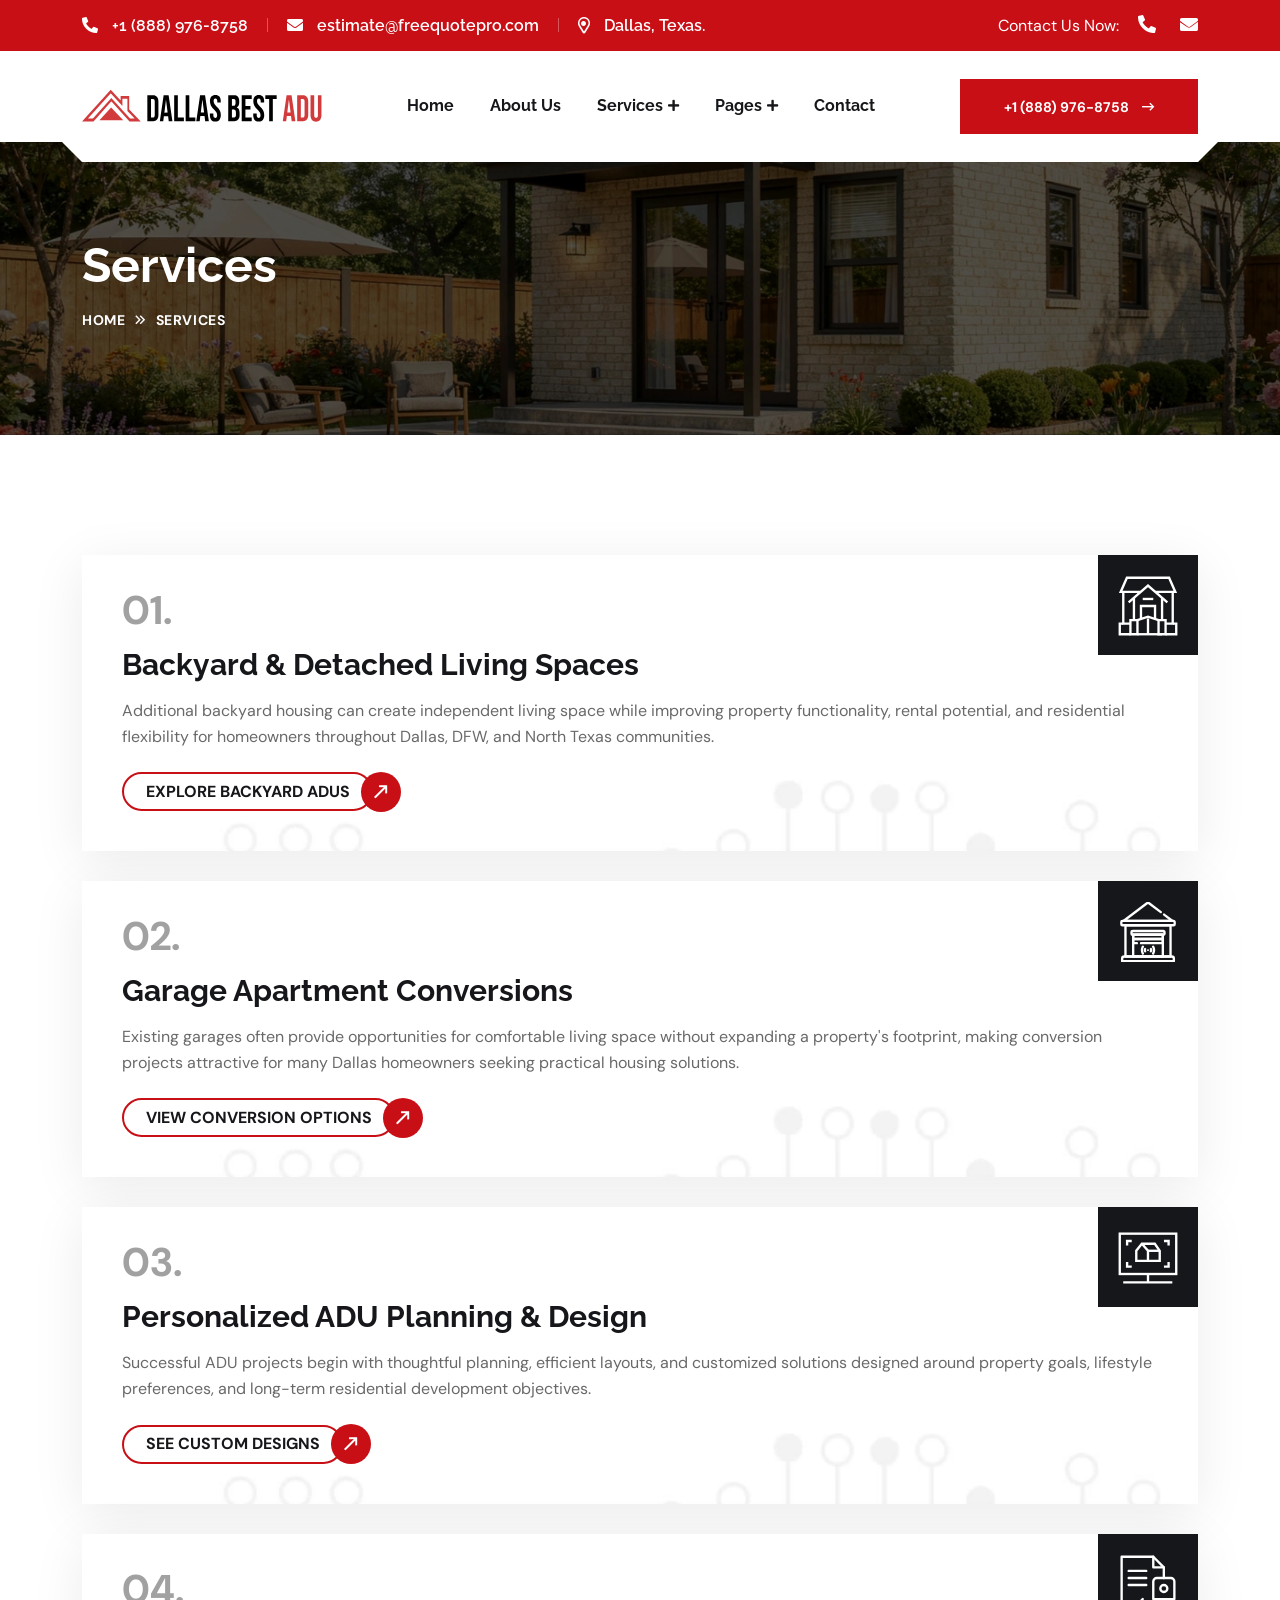
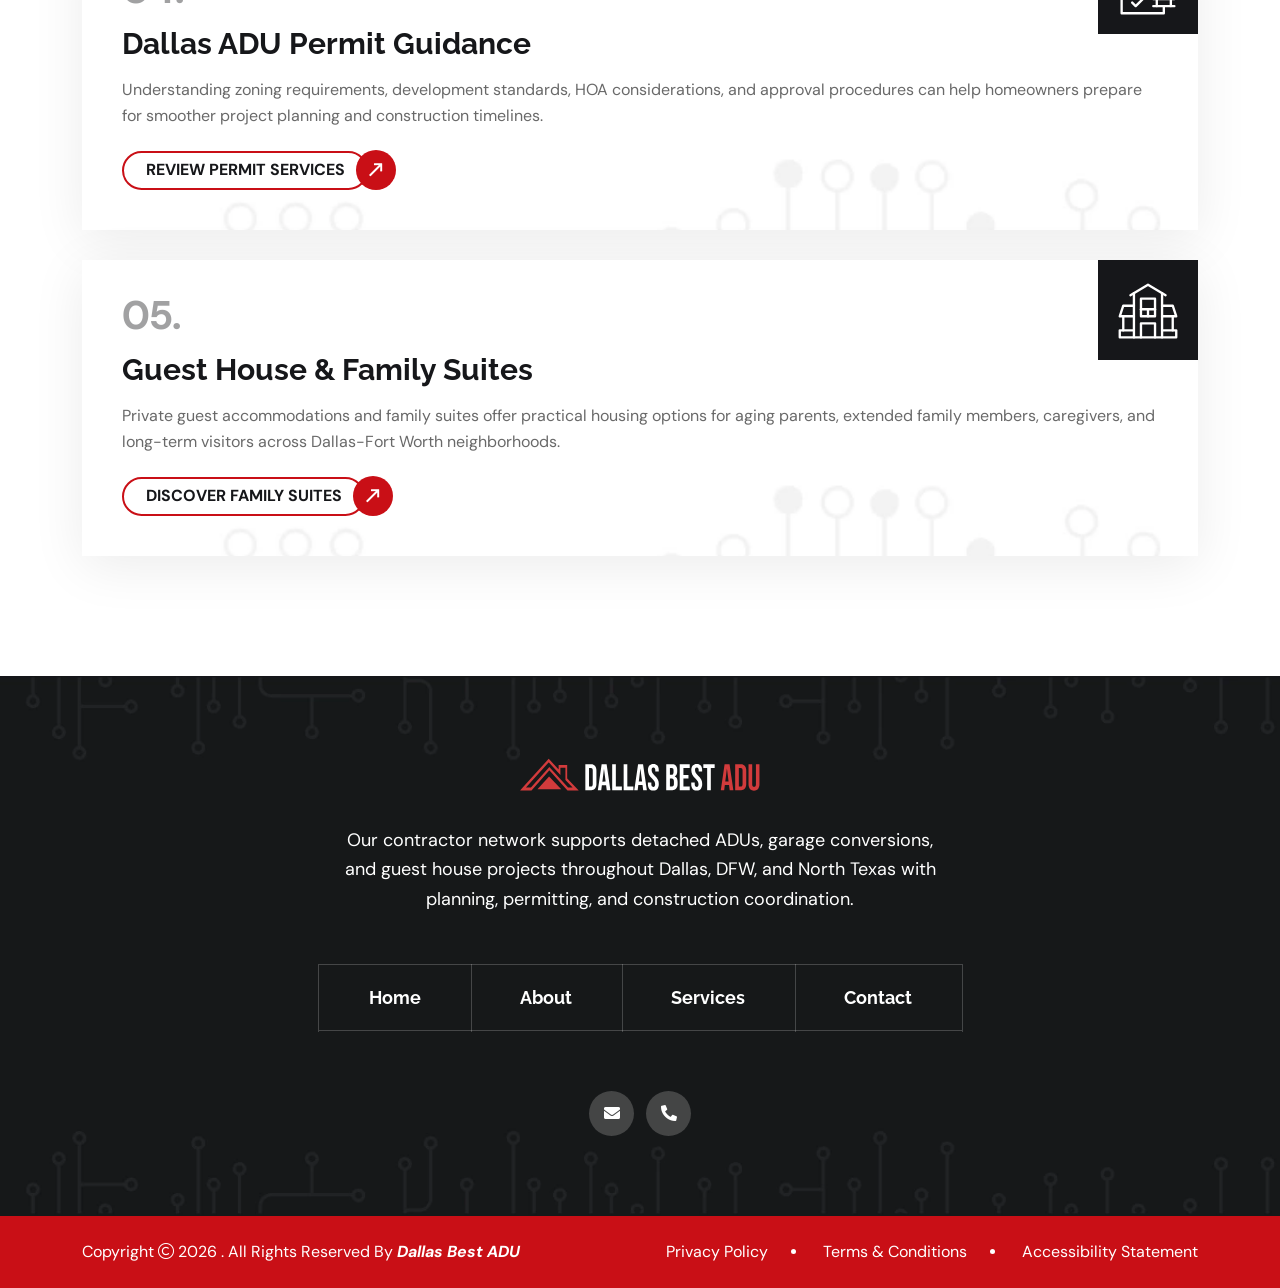
<file: services.html>
<!doctype html>
<html class="no-js" lang="zxx">

<head>
    <meta charset="utf-8" />
    <meta http-equiv="x-ua-compatible" content="ie=edge" />

<!-- Primary SEO -->
<title>ADU Services Dallas | Detached ADUs, Garage Conversions &amp; More</title>

<meta name="author" content="Dallas Best ADU" />
<meta name="description" content="Explore ADU services in Dallas, TX including detached ADUs, backyard ADUs, garage conversions, guest houses, in-law suites, permit assistance, and custom ADU planning." />
<meta name="keywords" content="ADU Services Dallas, ADU Builder Dallas, Detached ADU Dallas, Backyard ADU Dallas, Garage Conversion Dallas, Garage ADU Dallas, Guest House Builder Dallas, In-Law Suite Construction Dallas, ADU Permit Services Dallas, Custom ADU Design Dallas, Dallas ADU Contractor, DFW ADU Services" />
<meta name="robots" content="index,follow" />

<!-- Canonical -->
<link rel="canonical" href="https://www.dallasbestadu.com/services.html" />

<!-- Open Graph -->
<meta property="og:type" content="website" />
<meta property="og:title" content="ADU Services Dallas | Detached ADUs, Garage Conversions &amp; More" />
<meta property="og:description" content="Discover ADU services available through contractors represented by Dallas Best ADU, including detached ADUs, garage conversions, guest houses, permit assistance, and custom planning." />
<meta property="og:url" content="https://www.dallasbestadu.com/services.html" />
<meta property="og:site_name" content="Dallas Best ADU" />
<meta property="og:locale" content="en_US" />
<meta property="og:image" content="https://www.dallasbestadu.com/assets/img/service/custom-adu-design-2.webp" />
<meta property="og:image:width" content="1200" />
<meta property="og:image:height" content="630" />

<!-- Twitter -->
<meta name="twitter:card" content="summary_large_image" />
<meta name="twitter:title" content="ADU Services Dallas | Detached ADUs, Garage Conversions &amp; More" />
<meta name="twitter:description" content="Contractors within our Dallas-Fort Worth network assist homeowners with detached ADUs, backyard cottages, garage conversions, guest houses, permits, and custom ADU projects." />
<meta name="twitter:image" content="https://www.dallasbestadu.com/assets/img/service/custom-adu-design-2.webp" />

<!-- Mobile Specific Metas -->
<meta name="viewport" content="width=device-width, initial-scale=1, shrink-to-fit=no" />

<!-- Theme Color -->
<meta name="theme-color" content="#ffffff" />

  <!-- Favicons -->
    <link rel="apple-touch-icon" sizes="57x57" href="assets/img/favicon/apple-icon-57x57.png" />
    <link rel="apple-touch-icon" sizes="60x60" href="assets/img/favicon/apple-icon-60x60.png" />
    <link rel="apple-touch-icon" sizes="72x72" href="assets/img/favicon/apple-icon-72x72.png" />
    <link rel="apple-touch-icon" sizes="76x76" href="assets/img/favicon/apple-icon-76x76.png" />
    <link rel="apple-touch-icon" sizes="114x114" href="assets/img/favicon/apple-icon-114x114.png" />
    <link rel="apple-touch-icon" sizes="120x120" href="assets/img/favicon/apple-icon-120x120.png" />
    <link rel="apple-touch-icon" sizes="144x144" href="assets/img/favicon/apple-icon-144x144.png" />
    <link rel="apple-touch-icon" sizes="152x152" href="assets/img/favicon/apple-icon-152x152.png" />
    <link rel="apple-touch-icon" sizes="180x180" href="assets/img/favicon/apple-icon-180x180.png" />
    <link rel="icon" type="image/png" sizes="192x192" href="assets/img/favicon/android-icon-192x192.png" />
    <link rel="icon" type="image/png" sizes="32x32" href="assets/img/favicon/favicon-32x32.png" />
    <link rel="icon" type="image/png" sizes="96x96" href="assets/img/favicon/favicon-96x96.png" />
    <link rel="icon" type="image/png" sizes="16x16" href="assets/img/favicon/favicon-16x16.png" />
    <link rel="manifest" href="assets/img/favicon/manifest.json" />
    <meta name="msapplication-TileColor" content="#ffffff" />
    <meta name="msapplication-TileImage" content="assets/img/favicon/ms-icon-144x144.png" />
    <meta name="theme-color" content="#ffffff" />

<!-- Google Fonts -->
<link rel="preconnect" href="https://fonts.googleapis.com" />
<link rel="preconnect" href="https://fonts.gstatic.com" crossorigin />
<link href="https://fonts.googleapis.com/css2?family=DM+Sans:ital,opsz,wght@0,9..40,100..1000;1,9..40,100..1000&family=Raleway:wght@100..900&display=swap" rel="stylesheet" />

<!-- CSS Files -->
<link rel="stylesheet" href="assets/css/bootstrap.min.css" />
<link rel="stylesheet" href="assets/css/fontawesome.min.css" />
<link rel="stylesheet" href="assets/css/layerslider.min.css" />
<link rel="stylesheet" href="assets/css/magnific-popup.min.css" />
<link rel="stylesheet" href="assets/css/slick.min.css" />
<link rel="stylesheet" href="assets/css/eocjs-newsticker.css" />
<link rel="stylesheet" href="assets/css/style.css" />


</head>


<body>

  <!--===== Sticky Header =====-->
    <div class="sticky-header-wrap sticky-wrap sticky-header">
      <div class="sticky-active">
        <div class="container position-relative">
          <div class="row align-items-center">
            <div class="col-5 col-md-3">
              <div class="logo">
                <a href="index.html">
                  <img src="assets/img/logo/dallas-best-adu-sidebar.svg" alt="dallas best adu logo" />
                </a>
              </div>
            </div>
            <div class="col-7 col-md-9 text-end position-static">
              <nav class="main-menu menu-sticky1 d-none d-lg-block">
                <ul>
                  <li>
                    <a href="index.html">Home</a>
                  </li>
                  <li>
                    <a href="about.html">About Us</a>
                  </li>
                  <li class="menu-item-has-children">
                    <a href="services.html">Services</a>
                    <ul class="sub-menu">
                      <li><a href="service-detached-backyard-adu.html">Detached &amp; Backyard ADU Construction</a></li>
                      <li><a href="service-garage-conversion-adu.html">Garage Conversion ADUs</a></li>
                      <li><a href="service-custom-adu-design-build.html">Custom ADU Design &amp; Build</a></li>
                      <li><a href="service-adu-permit-planning.html">ADU Permit &amp; Planning Services</a></li>
                      <li><a href="service-guest-house-in-law-construction.html">Guest House Construction</a></li>
                    </ul>
                  </li>
                  <li class="menu-item-has-children">
                    <a href="#">Pages</a>
                  <ul class="sub-menu">
                <li><a href="faqs.html">Faqs</a></li>
                <li><a href="privacy-policy.html">Privacy Policy</a></li>
                <li><a href="accessibility-statement.html">Accessibility Statement</a></li>
                <li><a href="terms-conditions.html">Terms &amp; Conditions</a></li>
              </ul>
                  </li>
                  <li>
                    <a href="contact.html">Contact</a>
                  </li>
                </ul>
              </nav>
              <button class="vs-menu-toggle d-inline-block d-lg-none"><i class="far fa-bars"></i></button>
            </div>
          </div>
        </div>
      </div>
    </div>

    <!--===== Mobile Menu  -->
    <div class="vs-menu-wrapper">
      <div class="vs-menu-area text-center">
        <button class="vs-menu-toggle"><i class="fal fa-times"></i></button>
        <div class="mobile-logo">
          <a href="index.html"><img src="assets/img/logo/dallas-best-adu-sidebar.svg" alt="dallas best adu logo" /></a>
        </div>
        <div class="vs-mobile-menu">
          <ul>
            <li>
              <a href="index.html">Home</a>
            </li>
            <li>
              <a href="about.html">About Us</a>
            </li>
            <li class="menu-item-has-children">
              <a href="services.html">Services</a>
              <ul class="sub-menu">
                     <li><a href="service-detached-backyard-adu.html">Detached &amp; Backyard ADU Construction</a></li>
                      <li><a href="service-garage-conversion-adu.html">Garage Conversion ADUs</a></li>
                      <li><a href="service-custom-adu-design-build.html">Custom ADU Design &amp; Build</a></li>
                      <li><a href="service-adu-permit-planning.html">ADU Permit &amp; Planning Services</a></li>
                      <li><a href="service-guest-house-in-law-construction.html">Guest House Construction</a></li>
              </ul>
            </li>
            <li class="menu-item-has-children">
              <a href="#">Pages</a>
              <ul class="sub-menu">
                <li><a href="faqs.html">Faqs</a></li>
                <li><a href="privacy-policy.html">Privacy Policy</a></li>
                <li><a href="accessibility-statement.html">Accessibility Statement</a></li>
                <li><a href="terms-conditions.html">Terms &amp; Conditions</a></li>
              </ul>
            </li>
            <li>
              <a href="contact.html">Contact Us</a>
            </li>
          </ul>
        </div>
      </div>
    </div>

    <!--===== Header Area =====-->
    <header class="vs-header header-layout2">
      <div class="header-top">
        <div class="container">
          <div class="row align-items-center justify-content-between">
            <div class="col-md-auto text-center text-md-start">
              <div class="header-links">
                <ul>
                  <li>
                    <a href="tel:+18889768758">
                      <i class="fas fa-phone-alt"></i>
                      +1 (888) 976-8758
                    </a>
                  </li>
                  <li>
                    <a href="mailto:estimate@freequotepro.com">
                      <i class="fas fa-envelope"></i>
                      estimate@freequotepro.com
                    </a>
                  </li>
                  <li class="d-none d-md-inline-block">
                    <i class="far fa-map-marker-alt"></i>
                    Dallas, Texas.
                  </li>
                </ul>
              </div>
            </div>
            <div class="col-auto d-none d-md-block">
              <div class="social-style2">
                <span class="social-title">Contact Us Now:</span>
                <a href="tel:+18889768758"><i class="fas fa-phone-alt"></i></a>
                <a href="mailto:estimate@freequotepro.com"><i class="fas fa-envelope"></i></a>
              </div>
            </div>
          </div>
        </div>
      </div>
      <div class="header-middle">
        <div class="container">
          <div class="menu-area">
            <div class="row justify-content-between align-items-center">
              <div class="col-auto">
                <div class="header-logo">
                  <a href="index.html">
                    <img src="assets/img/logo/dallas-best-adu-sidebar.svg" alt="dallas best adu logo" />
                  </a>
                </div>
              </div>
              <div class="col text-end text-xl-center">
                <nav class="main-menu menu-style1 d-none d-lg-block">
                  <ul>
                    <li>
                      <a href="index.html">Home</a>
                    </li>
                    <li>
                      <a href="about.html">About Us</a>
                    </li>
                    <li class="menu-item-has-children">
                      <a href="services.html">Services</a>
                      <ul class="sub-menu">
                           <li><a href="service-detached-backyard-adu.html">Detached &amp; Backyard ADU Construction</a></li>
                      <li><a href="service-garage-conversion-adu.html">Garage Conversion ADUs</a></li>
                      <li><a href="service-custom-adu-design-build.html">Custom ADU Design &amp; Build</a></li>
                      <li><a href="service-adu-permit-planning.html">ADU Permit &amp; Planning Services</a></li>
                      <li><a href="service-guest-house-in-law-construction.html">Guest House Construction</a></li>
                      </ul>
                    </li>
                    <li class="menu-item-has-children">
                      <a href="#">Pages</a>
                      <ul class="sub-menu">
                        <li><a href="faqs.html">Faqs</a></li>
                <li><a href="privacy-policy.html">Privacy Policy</a></li>
                <li><a href="accessibility-statement.html">Accessibility Statement</a></li>
                <li><a href="terms-conditions.html">Terms &amp; Conditions</a></li>
                      </ul>
                    </li>
                    <li>
                      <a href="contact.html">Contact</a>
                    </li>
                  </ul>
                </nav>
                <button class="vs-menu-toggle d-lg-none"><i class="fal fa-bars"></i></button>
              </div>
              <div class="col-auto d-none d-xl-block">
                <div class="header-btn">
                  <a href="tel:+18889768758" class="vs-btn">
                    +1 (888) 976-8758
                    <i class="far fa-long-arrow-right"></i>
                  </a>
                </div>
              </div>
            </div>
          </div>
        </div>
      </div>
    </header>
  
    
    <!--====== Breadcumb ====== -->
    <div class="breadcumb-wrapper " data-bg-src="assets/img/bg/page-header.webp">
        <div class="container z-index-common">
            <div class="breadcumb-content">
                <h1 class="breadcumb-title">Services</h1>
            </div>
            <div class="breadcumb-menu-wrap">
                <ul class="breadcumb-menu">
                    <li><a href="index.html">Home</a></li>
                    <li>Services</li>
                </ul>
            </div>
        </div>
    </div>
    
<!--===== Service Area =====-->
<section class="space">
    <div class="container">
        <div class="row gy-30">

            <div class="col-xxl-6">
                <div class="service-style3" data-bg-src="assets/img/bg/sr-box-bg-3-1.webp">
                    <div class="service-icon">
                        <img src="assets/img/icons/backyard-adu-black.svg" alt="Detached backyard ADU construction service in Dallas Texas">
                    </div>
                    <span class="service-number">01.</span>
                    <h3 class="service-title h4">
                        <a href="service-detached-backyard-adu.html" class="text-inherit">
                            Backyard &amp; Detached Living Spaces
                        </a>
                    </h3>
                    <p class="service-text">
                        Additional backyard housing can create independent living space while improving property functionality, rental potential, and residential flexibility for homeowners throughout Dallas, DFW, and North Texas communities.
                    </p>
                    <a href="service-detached-backyard-adu.html" class="arrow-btn">
                        Explore Backyard ADUs<i class="far fa-long-arrow-right"></i>
                    </a>
                </div>
            </div>

            <div class="col-xxl-6">
                <div class="service-style3" data-bg-src="assets/img/bg/sr-box-bg-3-1.webp">
                    <div class="service-icon">
                        <img src="assets/img/icons/garage-adu-black.svg" alt="Garage apartment conversion ADU service in Dallas Fort Worth">
                    </div>
                    <span class="service-number">02.</span>
                    <h3 class="service-title h4">
                        <a href="service-garage-conversion-adu.html" class="text-inherit">
                            Garage Apartment Conversions
                        </a>
                    </h3>
                    <p class="service-text">
                        Existing garages often provide opportunities for comfortable living space without expanding a property's footprint, making conversion projects attractive for many Dallas homeowners seeking practical housing solutions.
                    </p>
                    <a href="service-garage-conversion-adu.html" class="arrow-btn">
                        View Conversion Options<i class="far fa-long-arrow-right"></i>
                    </a>
                </div>
            </div>

            <div class="col-xxl-6">
                <div class="service-style3" data-bg-src="assets/img/bg/sr-box-bg-3-1.webp">
                    <div class="service-icon">
                        <img src="assets/img/icons/custom-adu-design.svg" alt="Custom ADU design and planning services in Dallas Texas">
                    </div>
                    <span class="service-number">03.</span>
                    <h3 class="service-title h4">
                        <a href="service-custom-adu-design-build.html" class="text-inherit">
                            Personalized ADU Planning &amp; Design
                        </a>
                    </h3>
                    <p class="service-text">
                        Successful ADU projects begin with thoughtful planning, efficient layouts, and customized solutions designed around property goals, lifestyle preferences, and long-term residential development objectives.
                    </p>
                    <a href="service-custom-adu-design-build.html" class="arrow-btn">
                        See Custom Designs<i class="far fa-long-arrow-right"></i>
                    </a>
                </div>
            </div>

            <div class="col-xxl-6">
                <div class="service-style3" data-bg-src="assets/img/bg/sr-box-bg-3-1.webp">
                    <div class="service-icon">
                        <img src="assets/img/icons/adu-permit-planning.svg" alt="ADU permit and zoning review services in Dallas Texas">
                    </div>
                    <span class="service-number">04.</span>
                    <h3 class="service-title h4">
                        <a href="service-adu-permit-planning.html" class="text-inherit">
                            Dallas ADU Permit Guidance
                        </a>
                    </h3>
                    <p class="service-text">
                        Understanding zoning requirements, development standards, HOA considerations, and approval procedures can help homeowners prepare for smoother project planning and construction timelines.
                    </p>
                    <a href="service-adu-permit-planning.html" class="arrow-btn">
                        Review Permit Services<i class="far fa-long-arrow-right"></i>
                    </a>
                </div>
            </div>

            <div class="col-xxl-6">
                <div class="service-style3" data-bg-src="assets/img/bg/sr-box-bg-3-1.webp">
                    <div class="service-icon">
                        <img src="assets/img/icons/guest-house-services.svg" alt="Guest house and in-law suite construction services in Dallas">
                    </div>
                    <span class="service-number">05.</span>
                    <h3 class="service-title h4">
                        <a href="service-guest-house-in-law-construction.html" class="text-inherit">
                            Guest House &amp; Family Suites
                        </a>
                    </h3>
                    <p class="service-text">
                        Private guest accommodations and family suites offer practical housing options for aging parents, extended family members, caregivers, and long-term visitors across Dallas-Fort Worth neighborhoods.
                    </p>
                    <a href="service-guest-house-in-law-construction.html" class="arrow-btn">
                        Discover Family Suites<i class="far fa-long-arrow-right"></i>
                    </a>
                </div>
            </div>

        </div>
    </div>
</section>
  
    <!--===== Footer Area =====-->
    <footer class="footer-wrapper footer-layout2" data-bg-src="assets/img/bg/footer-bg-2-1.webp">
      <div class="container">
        <div class="widget-area">
          <div class="widget">
            <div class="vs-widget-about">
              <div class="footer-logo">
                <a href="index.html"><img src="assets/img/logo/dallas-best-adu-footer-logo.svg" alt="logo" /></a>
              </div>
              <p class="footer-text">Our contractor network supports detached ADUs, garage conversions, and guest house projects throughout Dallas, DFW, and North Texas with planning, permitting, and construction coordination.</p>
            </div>
          </div>
          <div class="widget widget_nav_menu">
            <div class="menu-all-pages-container copyright-menu2">
              <ul class="menu">
                <li><a href="index.html">Home</a></li>
                <li><a href="about.html">About</a></li>
                <li><a href="services.html">Services</a></li>
                <li><a href="contact.html">Contact</a></li>
              </ul>
            </div>
          </div>
          <div class="widget">
            <div class="footer-social">
              <a href="mailto:estimate@freequotepro.com"><i class="fas fa-envelope"></i></a>
              <a href="tel:+18889768758"><i class="fas fa-phone-alt"></i></a>
            </div>
          </div>
        </div>
      </div>
      <div class="copyright-wrap">
        <div class="container">
          <div class="row align-items-center justify-content-between text-center text-md-start gy-2 flex-row-reverse">
            <div class="col-md-auto">
              <div class="copyright-menu">
                <ul>
                  <li><a href="privacy-policy.html">Privacy Policy</a></li>
                  <li><a href="terms-conditions.html">Terms &amp; Conditions</a></li>
                  <li><a href="accessibility-statement.html">Accessibility Statement</a></li>
                </ul>
              </div>
            </div>
            <div class="col-md-auto">
              <p class="copyright-text">
                Copyright
                <i class="fal fa-copyright"></i>
                2026 . All Rights Reserved By
                <a href="https://www.dallasbestadu.com/">Dallas Best ADU</a>
              </p>
            </div>
          </div>
        </div>
      </div>
    </footer>
    
    <!-- Scroll To Top -->
    <a href="#" class="scrollToTop scroll-btn"><i class="far fa-arrow-up"></i></a>

    <!--********************************
			Code End  Here 
	******************************** -->

    <!--==============================
        All Js File
    ============================== -->
    <!-- Jquery -->
    <script src="assets/js/vendor/jquery-3.6.0.min.js"></script>
    <!-- Slick Slider -->
    <script src="assets/js/slick.min.js"></script>
    <!-- <script src="assets/js/app.min.js"></script> -->
    <!-- Layerslider -->
    <script src="assets/js/layerslider.utils.js"></script>
    <script src="assets/js/layerslider.transitions.js"></script>
    <script src="assets/js/layerslider.kreaturamedia.jquery.js"></script>
    <!-- Bootstrap -->
    <script src="assets/js/bootstrap.min.js"></script>
    <!-- Magnific Popup -->
    <script src="assets/js/jquery.magnific-popup.min.js"></script>
    <!-- News Ticker -->
    <script src="assets/js/eocjs-newsticker.js"></script>
    <!-- Isotope Filter -->
    <script src="assets/js/imagesloaded.pkgd.min.js"></script>
    <script src="assets/js/isotope.pkgd.min.js"></script>
    <!-- Main Js File -->
    <script src="assets/js/main.js"></script>


</body>

</html>
</file>
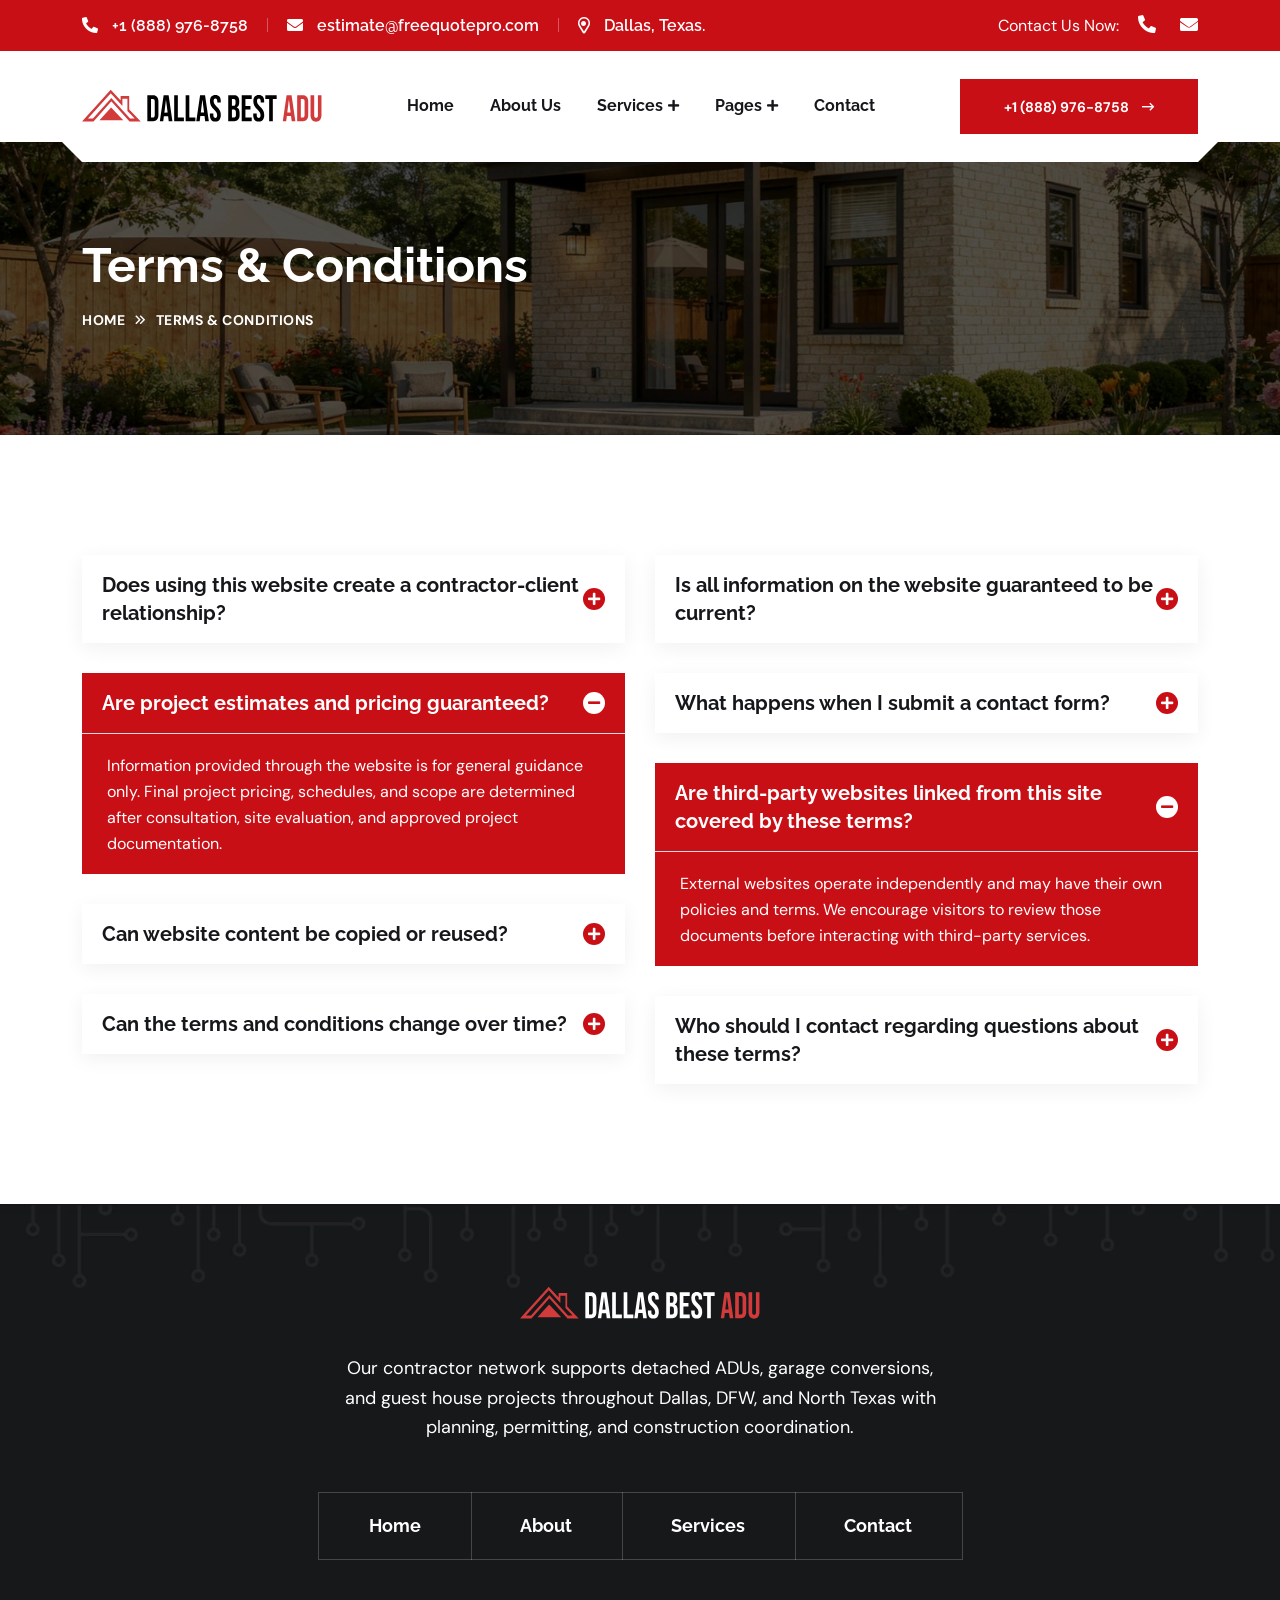
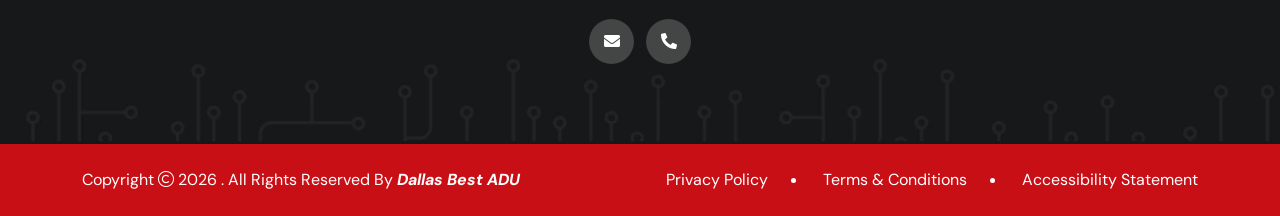
<file: terms-conditions.html>
<!doctype html>
<html class="no-js" lang="zxx">
  <head>
    <meta charset="utf-8" />
    <meta http-equiv="x-ua-compatible" content="ie=edge" />

    <!-- Primary SEO -->
    <title>Terms &amp; Conditions | Dallas Best ADU</title>

    <meta name="author" content="Dallas Best ADU" />
    <meta name="description" content="Review the Terms and Conditions for Dallas Best ADU, including website usage, content policies, user responsibilities, and general information regarding our online services." />
    <meta name="keywords" content="Terms and Conditions Dallas Best ADU, Website Terms of Use, Terms of Service, Dallas ADU Services, Dallas ADU Contractor Network, Website Policies" />
    <meta name="robots" content="index,follow" />

    <!-- Canonical -->
    <link rel="canonical" href="https://www.dallasbestadu.com/terms-conditions.html" />

    <!-- Open Graph -->
    <meta property="og:type" content="website" />
    <meta property="og:title" content="Terms &amp; Conditions | Dallas Best ADU" />
    <meta property="og:description" content="Read the Terms and Conditions governing the use of the Dallas Best ADU website, content, and online services." />
    <meta property="og:url" content="https://www.dallasbestadu.com/terms-conditions.html" />
    <meta property="og:site_name" content="Dallas Best ADU" />
    <meta property="og:locale" content="en_US" />
    <meta property="og:image" content="https://www.dallasbestadu.com/assets/img/service/backyard-adu.webp" />
    <meta property="og:image:width" content="1200" />
    <meta property="og:image:height" content="630" />

    <!-- Twitter -->
    <meta name="twitter:card" content="summary_large_image" />
    <meta name="twitter:title" content="Terms &amp; Conditions | Dallas Best ADU" />
    <meta name="twitter:description" content="Review the terms, policies, and conditions related to the use of the Dallas Best ADU website and online content." />
    <meta name="twitter:image" content="https://www.dallasbestadu.com/assets/img/service/backyard-adu.webp" />

    <!-- Mobile Specific Metas -->
    <meta name="viewport" content="width=device-width, initial-scale=1, shrink-to-fit=no" />

    <!-- Theme Color -->
    <meta name="theme-color" content="#ffffff" />

   <!-- Favicons -->
    <link rel="apple-touch-icon" sizes="57x57" href="assets/img/favicon/apple-icon-57x57.png" />
    <link rel="apple-touch-icon" sizes="60x60" href="assets/img/favicon/apple-icon-60x60.png" />
    <link rel="apple-touch-icon" sizes="72x72" href="assets/img/favicon/apple-icon-72x72.png" />
    <link rel="apple-touch-icon" sizes="76x76" href="assets/img/favicon/apple-icon-76x76.png" />
    <link rel="apple-touch-icon" sizes="114x114" href="assets/img/favicon/apple-icon-114x114.png" />
    <link rel="apple-touch-icon" sizes="120x120" href="assets/img/favicon/apple-icon-120x120.png" />
    <link rel="apple-touch-icon" sizes="144x144" href="assets/img/favicon/apple-icon-144x144.png" />
    <link rel="apple-touch-icon" sizes="152x152" href="assets/img/favicon/apple-icon-152x152.png" />
    <link rel="apple-touch-icon" sizes="180x180" href="assets/img/favicon/apple-icon-180x180.png" />
    <link rel="icon" type="image/png" sizes="192x192" href="assets/img/favicon/android-icon-192x192.png" />
    <link rel="icon" type="image/png" sizes="32x32" href="assets/img/favicon/favicon-32x32.png" />
    <link rel="icon" type="image/png" sizes="96x96" href="assets/img/favicon/favicon-96x96.png" />
    <link rel="icon" type="image/png" sizes="16x16" href="assets/img/favicon/favicon-16x16.png" />
    <link rel="manifest" href="assets/img/favicon/manifest.json" />
    <meta name="msapplication-TileColor" content="#ffffff" />
    <meta name="msapplication-TileImage" content="assets/img/favicon/ms-icon-144x144.png" />
    <meta name="theme-color" content="#ffffff" />

    <!-- Google Fonts -->
    <link rel="preconnect" href="https://fonts.googleapis.com" />
    <link rel="preconnect" href="https://fonts.gstatic.com" crossorigin />
    <link href="https://fonts.googleapis.com/css2?family=DM+Sans:ital,opsz,wght@0,9..40,100..1000;1,9..40,100..1000&family=Raleway:wght@100..900&display=swap" rel="stylesheet" />

    <!-- CSS Files -->
    <link rel="stylesheet" href="assets/css/bootstrap.min.css" />
    <link rel="stylesheet" href="assets/css/fontawesome.min.css" />
    <link rel="stylesheet" href="assets/css/layerslider.min.css" />
    <link rel="stylesheet" href="assets/css/magnific-popup.min.css" />
    <link rel="stylesheet" href="assets/css/slick.min.css" />
    <link rel="stylesheet" href="assets/css/eocjs-newsticker.css" />
    <link rel="stylesheet" href="assets/css/style.css" />
  </head>

  <body>
    <!--===== Sticky Header =====-->
    <div class="sticky-header-wrap sticky-wrap sticky-header">
      <div class="sticky-active">
        <div class="container position-relative">
          <div class="row align-items-center">
            <div class="col-5 col-md-3">
              <div class="logo">
                <a href="index.html">
                  <img src="assets/img/logo/dallas-best-adu-sidebar.svg" alt="dallas best adu logo" />
                </a>
              </div>
            </div>
            <div class="col-7 col-md-9 text-end position-static">
              <nav class="main-menu menu-sticky1 d-none d-lg-block">
                <ul>
                  <li>
                    <a href="index.html">Home</a>
                  </li>
                  <li>
                    <a href="about.html">About Us</a>
                  </li>
                  <li class="menu-item-has-children">
                    <a href="services.html">Services</a>
                    <ul class="sub-menu">
                      <li><a href="service-detached-backyard-adu.html">Detached &amp; Backyard ADU Construction</a></li>
                      <li><a href="service-garage-conversion-adu.html">Garage Conversion ADUs</a></li>
                      <li><a href="service-custom-adu-design-build.html">Custom ADU Design &amp; Build</a></li>
                      <li><a href="service-adu-permit-planning.html">ADU Permit &amp; Planning Services</a></li>
                      <li><a href="service-guest-house-in-law-construction.html">Guest House Construction</a></li>
                    </ul>
                  </li>
                  <li class="menu-item-has-children">
                    <a href="#">Pages</a>
                    <ul class="sub-menu">
                      <li><a href="faqs.html">Faqs</a></li>
                      <li><a href="privacy-policy.html">Privacy Policy</a></li>
                      <li><a href="accessibility-statement.html">Accessibility Statement</a></li>
                      <li><a href="terms-conditions.html">Terms &amp; Conditions</a></li>
                    </ul>
                  </li>
                  <li>
                    <a href="contact.html">Contact</a>
                  </li>
                </ul>
              </nav>
              <button class="vs-menu-toggle d-inline-block d-lg-none"><i class="far fa-bars"></i></button>
            </div>
          </div>
        </div>
      </div>
    </div>

    <!--===== Mobile Menu  -->
    <div class="vs-menu-wrapper">
      <div class="vs-menu-area text-center">
        <button class="vs-menu-toggle"><i class="fal fa-times"></i></button>
        <div class="mobile-logo">
          <a href="index.html"><img src="assets/img/logo/dallas-best-adu-sidebar.svg" alt="dallas best adu logo" /></a>
        </div>
        <div class="vs-mobile-menu">
          <ul>
            <li>
              <a href="index.html">Home</a>
            </li>
            <li>
              <a href="about.html">About Us</a>
            </li>
            <li class="menu-item-has-children">
              <a href="services.html">Services</a>
              <ul class="sub-menu">
                <li><a href="service-detached-backyard-adu.html">Detached &amp; Backyard ADU Construction</a></li>
                <li><a href="service-garage-conversion-adu.html">Garage Conversion ADUs</a></li>
                <li><a href="service-custom-adu-design-build.html">Custom ADU Design &amp; Build</a></li>
                <li><a href="service-adu-permit-planning.html">ADU Permit &amp; Planning Services</a></li>
                <li><a href="service-guest-house-in-law-construction.html">Guest House Construction</a></li>
              </ul>
            </li>
            <li class="menu-item-has-children">
              <a href="#">Pages</a>
              <ul class="sub-menu">
                <li><a href="faqs.html">Faqs</a></li>
                <li><a href="privacy-policy.html">Privacy Policy</a></li>
                <li><a href="accessibility-statement.html">Accessibility Statement</a></li>
                <li><a href="terms-conditions.html">Terms &amp; Conditions</a></li>
              </ul>
            </li>
            <li>
              <a href="contact.html">Contact Us</a>
            </li>
          </ul>
        </div>
      </div>
    </div>

    <!--===== Header Area =====-->
    <header class="vs-header header-layout2">
      <div class="header-top">
        <div class="container">
          <div class="row align-items-center justify-content-between">
            <div class="col-md-auto text-center text-md-start">
              <div class="header-links">
                <ul>
                  <li>
                    <a href="tel:+18889768758">
                      <i class="fas fa-phone-alt"></i>
                      +1 (888) 976-8758
                    </a>
                  </li>
                  <li>
                    <a href="mailto:estimate@freequotepro.com">
                      <i class="fas fa-envelope"></i>
                      estimate@freequotepro.com
                    </a>
                  </li>
                  <li class="d-none d-md-inline-block">
                    <i class="far fa-map-marker-alt"></i>
                    Dallas, Texas.
                  </li>
                </ul>
              </div>
            </div>
            <div class="col-auto d-none d-md-block">
              <div class="social-style2">
                <span class="social-title">Contact Us Now:</span>
                <a href="tel:+18889768758"><i class="fas fa-phone-alt"></i></a>
                <a href="mailto:estimate@freequotepro.com"><i class="fas fa-envelope"></i></a>
              </div>
            </div>
          </div>
        </div>
      </div>
      <div class="header-middle">
        <div class="container">
          <div class="menu-area">
            <div class="row justify-content-between align-items-center">
              <div class="col-auto">
                <div class="header-logo">
                  <a href="index.html">
                    <img src="assets/img/logo/dallas-best-adu-sidebar.svg" alt="dallas best adu logo" />
                  </a>
                </div>
              </div>
              <div class="col text-end text-xl-center">
                <nav class="main-menu menu-style1 d-none d-lg-block">
                  <ul>
                    <li>
                      <a href="index.html">Home</a>
                    </li>
                    <li>
                      <a href="about.html">About Us</a>
                    </li>
                    <li class="menu-item-has-children">
                      <a href="services.html">Services</a>
                      <ul class="sub-menu">
                        <li><a href="service-detached-backyard-adu.html">Detached &amp; Backyard ADU Construction</a></li>
                        <li><a href="service-garage-conversion-adu.html">Garage Conversion ADUs</a></li>
                        <li><a href="service-custom-adu-design-build.html">Custom ADU Design &amp; Build</a></li>
                        <li><a href="service-adu-permit-planning.html">ADU Permit &amp; Planning Services</a></li>
                        <li><a href="service-guest-house-in-law-construction.html">Guest House Construction</a></li>
                      </ul>
                    </li>
                    <li class="menu-item-has-children">
                      <a href="#">Pages</a>
                      <ul class="sub-menu">
                        <li><a href="faqs.html">Faqs</a></li>
                        <li><a href="privacy-policy.html">Privacy Policy</a></li>
                        <li><a href="accessibility-statement.html">Accessibility Statement</a></li>
                        <li><a href="terms-conditions.html">Terms &amp; Conditions</a></li>
                      </ul>
                    </li>
                    <li>
                      <a href="contact.html">Contact</a>
                    </li>
                  </ul>
                </nav>
                <button class="vs-menu-toggle d-lg-none"><i class="fal fa-bars"></i></button>
              </div>
              <div class="col-auto d-none d-xl-block">
                <div class="header-btn">
                  <a href="tel:+18889768758" class="vs-btn">
                    +1 (888) 976-8758
                    <i class="far fa-long-arrow-right"></i>
                  </a>
                </div>
              </div>
            </div>
          </div>
        </div>
      </div>
    </header>

    <!--===== Breadcumb  -->
    <div class="breadcumb-wrapper" data-bg-src="assets/img/bg/page-header.webp">
      <div class="container z-index-common">
        <div class="breadcumb-content">
          <h1 class="breadcumb-title">Terms &amp; Conditions</h1>
        </div>
        <div class="breadcumb-menu-wrap">
          <ul class="breadcumb-menu">
            <li><a href="index.html">Home</a></li>
            <li>Terms &amp; Conditions</li>
          </ul>
        </div>
      </div>
    </div>

    <!--===== Accordion Area =====-->
    <section class="space">
      <div class="container">
        <div class="row gy-4">
          <div class="col-xl-6">
            <div class="accordion accordion-style1 layout2" id="faqVersion1">
              <div class="accordion-item">
                <div class="accordion-header" id="headingOne1">
                  <button class="accordion-button collapsed" type="button" data-bs-toggle="collapse" data-bs-target="#collapseOne1" aria-expanded="false" aria-controls="collapseOne1">Does using this website create a contractor-client relationship?</button>
                </div>
                <div id="collapseOne1" class="accordion-collapse collapse" aria-labelledby="headingOne1" data-bs-parent="#faqVersion1">
                  <div class="accordion-body">
                    <p>Accessing this website, submitting a contact form, or requesting information does not automatically establish a contractor-client relationship. A formal agreement is required before any construction services begin.</p>
                  </div>
                </div>
              </div>

              <div class="accordion-item active">
                <div class="accordion-header" id="headingTwo1">
                  <button class="accordion-button" type="button" data-bs-toggle="collapse" data-bs-target="#collapseTwo1" aria-expanded="true" aria-controls="collapseTwo1">Are project estimates and pricing guaranteed?</button>
                </div>
                <div id="collapseTwo1" class="accordion-collapse collapse show" aria-labelledby="headingTwo1" data-bs-parent="#faqVersion1">
                  <div class="accordion-body">
                    <p>Information provided through the website is for general guidance only. Final project pricing, schedules, and scope are determined after consultation, site evaluation, and approved project documentation.</p>
                  </div>
                </div>
              </div>

              <div class="accordion-item">
                <div class="accordion-header" id="headingThree1">
                  <button class="accordion-button collapsed" type="button" data-bs-toggle="collapse" data-bs-target="#collapseThree1" aria-expanded="false" aria-controls="collapseThree1">Can website content be copied or reused?</button>
                </div>
                <div id="collapseThree1" class="accordion-collapse collapse" aria-labelledby="headingThree1" data-bs-parent="#faqVersion1">
                  <div class="accordion-body">
                    <p>Unless otherwise stated, website content including text, graphics, images, branding, and design elements is protected and may not be copied, reproduced, or distributed without permission.</p>
                  </div>
                </div>
              </div>

              <div class="accordion-item">
                <div class="accordion-header" id="headingFour1">
                  <button class="accordion-button collapsed" type="button" data-bs-toggle="collapse" data-bs-target="#collapseFour1" aria-expanded="false" aria-controls="collapseFour1">Can the terms and conditions change over time?</button>
                </div>
                <div id="collapseFour1" class="accordion-collapse collapse" aria-labelledby="headingFour1" data-bs-parent="#faqVersion1">
                  <div class="accordion-body">
                    <p>
                      <strong>DallasBestADU</strong>
                      reserves the right to update these terms when necessary. Continued use of the website after changes are posted indicates acceptance of the revised terms.
                    </p>
                  </div>
                </div>
              </div>
            </div>
          </div>

          <div class="col-xl-6">
            <div class="accordion accordion-style1 layout2" id="faqVersion2">
              <div class="accordion-item">
                <div class="accordion-header" id="headingOne2">
                  <button class="accordion-button collapsed" type="button" data-bs-toggle="collapse" data-bs-target="#collapseOne2" aria-expanded="false" aria-controls="collapseOne2">Is all information on the website guaranteed to be current?</button>
                </div>
                <div id="collapseOne2" class="accordion-collapse collapse" aria-labelledby="headingOne2" data-bs-parent="#faqVersion2">
                  <div class="accordion-body">
                    <p>We make reasonable efforts to keep information accurate and up to date. However, service details, availability, pricing, and regulations may change without prior notice.</p>
                  </div>
                </div>
              </div>

              <div class="accordion-item">
                <div class="accordion-header" id="headingThree2">
                  <button class="accordion-button collapsed" type="button" data-bs-toggle="collapse" data-bs-target="#collapseThree2" aria-expanded="false" aria-controls="collapseThree2">What happens when I submit a contact form?</button>
                </div>
                <div id="collapseThree2" class="accordion-collapse collapse" aria-labelledby="headingThree2" data-bs-parent="#faqVersion2">
                  <div class="accordion-body">
                    <p>Submitting a form allows our team to review your inquiry and respond regarding potential services. Submission alone does not guarantee project acceptance or scheduling availability.</p>
                  </div>
                </div>
              </div>

              <div class="accordion-item active">
                <div class="accordion-header" id="headingTwo2">
                  <button class="accordion-button" type="button" data-bs-toggle="collapse" data-bs-target="#collapseTwo2" aria-expanded="true" aria-controls="collapseTwo2">Are third-party websites linked from this site covered by these terms?</button>
                </div>
                <div id="collapseTwo2" class="accordion-collapse collapse show" aria-labelledby="headingTwo2" data-bs-parent="#faqVersion2">
                  <div class="accordion-body">
                    <p>External websites operate independently and may have their own policies and terms. We encourage visitors to review those documents before interacting with third-party services.</p>
                  </div>
                </div>
              </div>

              <div class="accordion-item">
                <div class="accordion-header" id="headingFour2">
                  <button class="accordion-button collapsed" type="button" data-bs-toggle="collapse" data-bs-target="#collapseFour2" aria-expanded="false" aria-controls="collapseFour2">Who should I contact regarding questions about these terms?</button>
                </div>
                <div id="collapseFour2" class="accordion-collapse collapse" aria-labelledby="headingFour2" data-bs-parent="#faqVersion2">
                  <div class="accordion-body">
                    <p>If you have questions regarding website use, service information, legal notices, or these terms and conditions, please contact our team for clarification and assistance.</p>
                  </div>
                </div>
              </div>
            </div>
          </div>
        </div>
      </div>
    </section>

    <!--===== Footer Area =====-->
    <footer class="footer-wrapper footer-layout2" data-bg-src="assets/img/bg/footer-bg-2-1.webp">
      <div class="container">
        <div class="widget-area">
          <div class="widget">
            <div class="vs-widget-about">
              <div class="footer-logo">
                <a href="index.html"><img src="assets/img/logo/dallas-best-adu-footer-logo.svg" alt="logo" /></a>
              </div>
              <p class="footer-text">Our contractor network supports detached ADUs, garage conversions, and guest house projects throughout Dallas, DFW, and North Texas with planning, permitting, and construction coordination.</p>
            </div>
          </div>
          <div class="widget widget_nav_menu">
            <div class="menu-all-pages-container copyright-menu2">
              <ul class="menu">
                <li><a href="index.html">Home</a></li>
                <li><a href="about.html">About</a></li>
                <li><a href="services.html">Services</a></li>
                <li><a href="contact.html">Contact</a></li>
              </ul>
            </div>
          </div>
          <div class="widget">
            <div class="footer-social">
              <a href="mailto:estimate@freequotepro.com"><i class="fas fa-envelope"></i></a>
              <a href="tel:+18889768758"><i class="fas fa-phone-alt"></i></a>
            </div>
          </div>
        </div>
      </div>
      <div class="copyright-wrap">
        <div class="container">
          <div class="row align-items-center justify-content-between text-center text-md-start gy-2 flex-row-reverse">
            <div class="col-md-auto">
              <div class="copyright-menu">
                <ul>
                  <li><a href="privacy-policy.html">Privacy Policy</a></li>
                  <li><a href="terms-conditions.html">Terms &amp; Conditions</a></li>
                  <li><a href="accessibility-statement.html">Accessibility Statement</a></li>
                </ul>
              </div>
            </div>
            <div class="col-md-auto">
              <p class="copyright-text">
                Copyright
                <i class="fal fa-copyright"></i>
                2026 . All Rights Reserved By
                <a href="https://www.dallasbestadu.com/">Dallas Best ADU</a>
              </p>
            </div>
          </div>
        </div>
      </div>
    </footer>

    <!-- Scroll To Top -->
    <a href="#" class="scrollToTop scroll-btn"><i class="far fa-arrow-up"></i></a>

    <!--********************************
			Code End  Here 
	******************************** -->

    <!--==============================
        All Js File
    ============================== -->
    <!-- Jquery -->
    <script src="assets/js/vendor/jquery-3.6.0.min.js"></script>
    <!-- Slick Slider -->
    <script src="assets/js/slick.min.js"></script>
    <!-- <script src="assets/js/app.min.js"></script> -->
    <!-- Layerslider -->
    <script src="assets/js/layerslider.utils.js"></script>
    <script src="assets/js/layerslider.transitions.js"></script>
    <script src="assets/js/layerslider.kreaturamedia.jquery.js"></script>
    <!-- Bootstrap -->
    <script src="assets/js/bootstrap.min.js"></script>
    <!-- Magnific Popup -->
    <script src="assets/js/jquery.magnific-popup.min.js"></script>
    <!-- News Ticker -->
    <script src="assets/js/eocjs-newsticker.js"></script>
    <!-- Isotope Filter -->
    <script src="assets/js/imagesloaded.pkgd.min.js"></script>
    <script src="assets/js/isotope.pkgd.min.js"></script>
    <!-- Main Js File -->
    <script src="assets/js/main.js"></script>
  </body>
</html>
</file>
<file: assets/css/eocjs-newsticker.css>
.eocjs-newsticker{padding:10px 0;background-color:#eee}.eocjs-newsticker .eocjs-newsticker-container{position:relative;height:24px;overflow:hidden}.eocjs-newsticker .eocjs-newsticker-one,.eocjs-newsticker .eocjs-newsticker-two{position:absolute;left:0;top:0;height:24px;line-height:24px;white-space:nowrap}.eocjs-newsticker-loader{position:absolute;left:calc(50% - 10px);top:2px;width:20px;height:20px;display:block;border:3px solid #555;border-top:3px solid transparent;border-radius:50%;animation:a .75s linear infinite}@keyframes a{to{transform:rotate(1turn)}}
</file>
<file: assets/css/style.css>
/*
Template Name: Amperigo
Template URL: https://html.vecurosoft.com/amperigo
Description: Amperigo - Electrician & Repairing HTML Template
Author: Vecuro
Author URI: https://themeforest.net/user/vecuro_themes
Version: 1.0.0
*/
/*=================================
    CSS Index Here
==================================*/
/*
01. Theme Base
    1.1. Mixin
    1.2. Function
    1.3. Variable
    1.4. Typography
    1.5. Extend
    1.7. Wordpress Default
02. Reset
    2.1. Container
    2.2. Grid
    2.3. Input
    2.4. Slick Slider
    2.5. Mobile Menu
03. Utilities
    3.1. Preloader
    3.2. Buttons
    3.3. Titles
    3.4. Common
    3.6. Font
    3.7. Background
    3.8. Text Color
    3.9. Overlay
    3.10. Animation
04. Template Style
    4.1. Widget
    4.2. Header
    4.3. Footer
    4.4. Breadcumb
    4.5. Pagination
    4.6. Blog
    4.7. Comments
    4.8. Hero Area
    4.9. Error    
    4.10. About
    4.11. Simple Sections
    4.12. Popup Side Menu
    4.13. Popup Search
    4.14. Service
    4.15. Testimonial
    4.16. Forms
    4.17. Price Plan
    4.18. Gallery
    4.19. Process
    4.20. Counter
    4.21. Accordion
    4.22. Team
    4.23. Feature
    4.24. Progress
    4.25. Call To Action
    4.26. High Light
05. Spacing

*/
/*=================================
    CSS Index End
==================================*/
/*=================================
   01. Theme Base
==================================*/
/*------------------- 1.1. Mixin -------------------*/
:root {
  --theme-color: #c90f16;
  --body-bg: #ffffff;
  --body-color: #696969;
  --title-color: #16171a;
  --secondary-color: #f2edeb;
  --smoke-color: #ecf0f8;
  --light-color: #f8f9fa;
  --black-color: #000000;
  --white-color: #ffffff;
  --yellow-color: #ffb303;
  --success-color: #28a745;
  --error-color: #dc3545;
  --border-color: #d8dde1;
  --title-font: "Raleway", serif;
  --body-font: "DM Sans", serif;
  --icon-font: "Font Awesome 5 Pro";
  --main-container: 1320px;
  --container-gutters: 30px;
  --section-space: 120px;
  --section-space-mobile: 80px;
  --section-title-space: 60px;
  --ripple-ani-duration: 5s;
}

/*------------------- 1.2. Function -------------------*/
/*------------------- 1.3. Variable-------------------*/
/*------------------- 1.5. Typography -------------------*/
/*
Template Name: Amperigo
Template URL: https://html.vecurosoft.com/amperigo
Description: Amperigo - Electrician & Repairing HTML Template
Author: Vecuro
Author URI: https://themeforest.net/user/vecuro_themes
Version: 1.0.0
*/
/*=================================
    CSS Index Here
==================================*/
/*
01. Theme Base
    1.1. Mixin
    1.2. Function
    1.3. Variable
    1.4. Typography
    1.5. Extend
    1.7. Wordpress Default
02. Reset
    2.1. Container
    2.2. Grid
    2.3. Input
    2.4. Slick Slider
    2.5. Mobile Menu
03. Utilities
    3.1. Preloader
    3.2. Buttons
    3.3. Titles
    3.4. Common
    3.6. Font
    3.7. Background
    3.8. Text Color
    3.9. Overlay
    3.10. Animation
04. Template Style
    4.1. Widget
    4.2. Header
    4.3. Footer
    4.4. Breadcumb
    4.5. Pagination
    4.6. Blog
    4.7. Comments
    4.8. Hero Area
    4.9. Error    
    4.10. About
    4.11. Simple Sections
    4.12. Popup Side Menu
    4.13. Popup Search
    4.14. Service
    4.15. Testimonial
    4.16. Forms
    4.17. Price Plan
    4.18. Gallery
    4.19. Process
    4.20. Counter
    4.21. Accordion
    4.22. Team
    4.23. Feature
    4.24. Progress
    4.25. Call To Action
    4.26. High Light
05. Spacing

*/
/*=================================
    CSS Index End
==================================*/
/*=================================
   01. Theme Base
==================================*/
/*------------------- 1.1. Mixin -------------------*/
html,
body {
  scroll-behavior: auto !important;
}

body {
  font-family: var(--body-font);
  font-size: 16px;
  font-weight: 400;
  color: var(--body-color);
  background-color: var(--body-bg);
  line-height: 28px;
  overflow-x: hidden;
  -webkit-font-smoothing: antialiased;
}

iframe {
  border: none;
  width: 100%;
}

.slick-slide:focus,
button:focus,
a:focus,
a:active,
input,
input:hover,
input:focus,
input:active,
textarea,
textarea:hover,
textarea:focus,
textarea:active {
  outline: none;
}

input:focus {
  outline: none;
  box-shadow: none;
}

img:not([draggable]),
embed,
object,
video {
  max-width: 100%;
  height: auto;
}

ul {
  list-style-type: disc;
}

ol {
  list-style-type: decimal;
}

table {
  margin: 0 0 1.5em;
  width: 100%;
  border-collapse: collapse;
  border-spacing: 0;
  border: 1px solid var(--border-color);
}

th {
  font-weight: 700;
  color: var(--title-color);
}

td,
th {
  border: 1px solid var(--border-color);
  padding: 9px 12px;
}

a {
  color: var(--theme-color);
  text-decoration: none;
  outline: 0;
  transition: all ease 0.4s;
}
a:hover {
  color: var(--title-color);
}
a:active,
a:focus,
a:hover,
a:visited {
  text-decoration: none;
  outline: 0;
}

button {
  transition: all ease 0.4s;
}

img {
  border: none;
  max-width: 100%;
}

ins {
  text-decoration: none;
}

pre {
  background: #f5f5f5;
  color: #666;
  font-size: 14px;
  margin: 20px 0;
  overflow: auto;
  padding: 20px;
  white-space: pre-wrap;
  word-wrap: break-word;
}

span.ajax-loader:empty,
p:empty {
  display: none;
}

p {
  margin: 0 0 18px 0;
  color: var(--body-color);
  line-height: 1.63;
}

h1 a,
h2 a,
h3 a,
h4 a,
h5 a,
h6 a,
p a,
span a {
  font-size: inherit;
  font-family: inherit;
  font-weight: inherit;
  line-height: inherit;
}

.h1,
h1,
.h2,
h2,
.h3,
h3,
.h4,
h4,
.h5,
h5,
.h6,
h6 {
  font-family: var(--title-font);
  color: var(--title-color);
  text-transform: none;
  font-weight: 700;
  line-height: 1.2;
  margin: 0 0 15px 0;
}

.h1,
h1 {
  font-size: 48px;
}

.h2,
h2 {
  font-size: 40px;
}

.h3,
h3 {
  font-size: 36px;
}

.h4,
h4 {
  font-size: 30px;
}

.h5,
h5 {
  font-size: 24px;
}

.h6,
h6 {
  font-size: 20px;
}

/* Large devices */
@media (max-width: 1199px) {
  .h1,
  h1 {
    font-size: 40px;
  }
  .h2,
  h2 {
    font-size: 36px;
  }
  .h3,
  h3 {
    font-size: 30px;
  }
  .h4,
  h4 {
    font-size: 24px;
  }
  .h5,
  h5 {
    font-size: 20px;
  }
  .h6,
  h6 {
    font-size: 16px;
  }
}
/* Small devices */
@media (max-width: 767px) {
  .h1,
  h1 {
    font-size: 36px;
  }
  .h2,
  h2 {
    font-size: 30px;
  }
  .h3,
  h3 {
    font-size: 26px;
  }
  .h4,
  h4 {
    font-size: 22px;
  }
  .h5,
  h5 {
    font-size: 18px;
  }
  .h6,
  h6 {
    font-size: 16px;
  }
}
/*------------------- 1.6. Extend -------------------*/
/*------------------- 1.7. Wordpress Default -------------------*/
/*=================================
    02. Reset
==================================*/
/*------------------- 2.1. Container -------------------*/
@media only screen and (min-width: 1300px) {
  .container-xxl,
  .container-xl,
  .container-lg,
  .container-md,
  .container-sm,
  .container {
    max-width: calc(var(--main-container) + var(--container-gutters));
    padding-left: calc(var(--container-gutters) / 2);
    padding-right: calc(var(--container-gutters) / 2);
  }
}
@media only screen and (max-width: 1600px) {
  .container-fluid.px-0 {
    padding-left: 15px !important;
    padding-right: 15px !important;
  }
  .container-fluid.px-0 .row {
    margin-left: -15px !important;
    margin-right: -15px !important;
  }
}
@media (min-width: 1700px) {
  .container-style1 {
    overflow: hidden;
    width: calc(var(--main-container) + 18rem);
  }
  .container-style1 .slick-list {
    padding-left: 0 !important;
  }
}
@media (min-width: 1199px) {
  .container-style2 {
    padding-left: 0;
    padding-right: 0;
    max-width: 100%;
  }
}
@media (max-width: 1199px) {
  .container-style3 {
    padding-left: 0;
    padding-right: 0;
    max-width: 100%;
  }
}
/*------------------- 2.2. Grid -------------------*/
@media (min-width: 767px) {
  .row:not([class*="gx-"]) {
    --bs-gutter-x: 30px;
  }
}
.gy-gx {
  --bs-gutter-y: var(--bs-gutter-x);
}

.gy-30 {
  --bs-gutter-y: 30px;
}

@media (min-width: 1500px) {
  .gx-100 {
    --bs-gutter-x: 100px;
  }
  .gx-60 {
    --bs-gutter-x: 60px;
  }
  .gx-25 {
    --bs-gutter-x: 25px;
  }
  .gx-45 {
    --bs-gutter-x: 45px;
  }
  .gx-40 {
    --bs-gutter-x: 40px;
  }
  .gx-80 {
    --bs-gutter-x: 80px;
  }
  .gx-85 {
    --bs-gutter-x: 85px;
  }
}
/*------------------- 2.3. Input -------------------*/
/*
Template Name: Amperigo
Template URL: https://html.vecurosoft.com/amperigo
Description: Amperigo - Electrician & Repairing HTML Template
Author: Vecuro
Author URI: https://themeforest.net/user/vecuro_themes
Version: 1.0.0
*/
/*=================================
    CSS Index Here
==================================*/
/*
01. Theme Base
    1.1. Mixin
    1.2. Function
    1.3. Variable
    1.4. Typography
    1.5. Extend
    1.7. Wordpress Default
02. Reset
    2.1. Container
    2.2. Grid
    2.3. Input
    2.4. Slick Slider
    2.5. Mobile Menu
03. Utilities
    3.1. Preloader
    3.2. Buttons
    3.3. Titles
    3.4. Common
    3.6. Font
    3.7. Background
    3.8. Text Color
    3.9. Overlay
    3.10. Animation
04. Template Style
    4.1. Widget
    4.2. Header
    4.3. Footer
    4.4. Breadcumb
    4.5. Pagination
    4.6. Blog
    4.7. Comments
    4.8. Hero Area
    4.9. Error    
    4.10. About
    4.11. Simple Sections
    4.12. Popup Side Menu
    4.13. Popup Search
    4.14. Service
    4.15. Testimonial
    4.16. Forms
    4.17. Price Plan
    4.18. Gallery
    4.19. Process
    4.20. Counter
    4.21. Accordion
    4.22. Team
    4.23. Feature
    4.24. Progress
    4.25. Call To Action
    4.26. High Light
05. Spacing

*/
/*=================================
    CSS Index End
==================================*/
/*=================================
   01. Theme Base
==================================*/
/*------------------- 1.1. Mixin -------------------*/
select,
.form-control,
.form-select,
textarea,
input {
  height: 55px;
  padding: 0 45px 0 25px;
  border: none;
  color: var(--body-color);
  background-color: var(--secondary-color);
  border-radius: 9999px;
  border-radius: 0;
  font-size: 16px;
  width: 100%;
}
select:focus,
.form-control:focus,
.form-select:focus,
textarea:focus,
input:focus {
  outline: 0;
  box-shadow: none;
  background-color: var(--secondary-color);
}
select::-moz-placeholder,
.form-control::-moz-placeholder,
.form-select::-moz-placeholder,
textarea::-moz-placeholder,
input::-moz-placeholder {
  color: var(--body-color);
}
select::-moz-placeholder,
.form-control::-moz-placeholder,
.form-select::-moz-placeholder,
textarea::-moz-placeholder,
input::-moz-placeholder {
  color: var(--body-color);
}
select::placeholder,
.form-control::placeholder,
.form-select::placeholder,
textarea::placeholder,
input::placeholder {
  color: var(--body-color);
}

.form-select,
select {
  display: block;
  width: 100%;
  line-height: 1.5;
  vertical-align: middle;
  background-image: url("data:image/svg+xml;charset=utf-8,%3Csvg xmlns='http://www.w3.org/2000/svg' viewBox='0 0 16 16'%3E%3Cpath fill='none' stroke='%23343a40' stroke-linecap='round' stroke-linejoin='round' stroke-width='2' d='M2 5l6 6 6-6'/%3E%3C/svg%3E");
  background-position: right 26px center;
  background-repeat: no-repeat;
  background-size: 16px 12px;
  -webkit-appearance: none;
  -moz-appearance: none;
  appearance: none;
  cursor: pointer;
}

input::-webkit-outer-spin-button,
input::-webkit-inner-spin-button {
  -webkit-appearance: none;
  margin: 0;
}

/* Firefox */
input[type="number"] {
  -moz-appearance: textfield;
}

textarea.form-control,
textarea {
  min-height: 150px;
  padding-top: 16px;
  padding-bottom: 17px;
  border-radius: 0;
}

input[type="checkbox"] {
  visibility: hidden;
  opacity: 0;
  display: inline-block;
  vertical-align: middle;
  width: 0;
  height: 0;
  display: none;
}
input[type="checkbox"]:checked ~ label:before {
  content: "\f00c";
  color: var(--white-color);
  background-color: var(--theme-color);
  border-color: var(--theme-color);
}
input[type="checkbox"] ~ label {
  position: relative;
  padding-left: 30px;
  cursor: pointer;
  display: block;
}
input[type="checkbox"] ~ label:before {
  content: "";
  font-family: var(--icon-font);
  font-weight: 700;
  position: absolute;
  left: 0px;
  top: 3.5px;
  background-color: var(--body-bg);
  border: 1px solid var(--border-color);
  height: 18px;
  width: 18px;
  line-height: 18px;
  text-align: center;
  font-size: 12px;
}

input[type="radio"] {
  visibility: hidden;
  opacity: 0;
  display: inline-block;
  vertical-align: middle;
  width: 0;
  height: 0;
  display: none;
}
input[type="radio"] ~ label {
  position: relative;
  padding-left: 30px;
  cursor: pointer;
  line-height: 1;
  display: inline-block;
  font-weight: 600;
  margin-bottom: 0;
}
input[type="radio"] ~ label::before {
  content: "\f111";
  position: absolute;
  font-family: var(--icon-font);
  left: 0;
  top: -2px;
  width: 20px;
  height: 20px;
  padding-left: 0.5px;
  font-size: 0.4em;
  line-height: 18.95px;
  text-align: center;
  border: 1px solid var(--theme-color);
  border-radius: 100%;
  font-weight: 700;
  background: var(--body-bg);
  color: transparent;
  transition: all 0.2s ease;
}
input[type="radio"]:checked ~ label::before {
  border-color: var(--theme-color);
  background-color: var(--theme-color);
  color: var(--white-color);
}

label {
  margin-bottom: 0.5em;
  margin-top: -0.3em;
  display: block;
  color: var(--title-color);
  font-family: var(--body-font);
  font-size: 16px;
}

.form-group {
  margin-bottom: var(--bs-gutter-x);
  position: relative;
}
.form-group > i {
  position: absolute;
  right: calc(var(--bs-gutter-x) / 2 + 30px);
  top: 19px;
  font-size: 16px;
  color: #a0abb4;
}
.form-group.has-label > i {
  top: 50px;
}

textarea.is-invalid,
select.is-invalid,
input.is-invalid,
.was-validated input:invalid {
  border: 1px solid var(--error-color) !important;
  background-position: right calc(0.375em + 0.8875rem) center;
  background-image: none;
}
textarea.is-invalid:focus,
select.is-invalid:focus,
input.is-invalid:focus,
.was-validated input:invalid:focus {
  outline: 0;
  box-shadow: none;
}

textarea.is-invalid {
  background-position: top calc(0.375em + 0.5875rem) right calc(0.375em + 0.8875rem);
}

.row.no-gutters > .form-group {
  margin-bottom: 0;
}

.form-messages {
  display: none;
  margin: 0;
  padding: 10px 15px;
  margin-top: 15px;
  border-radius: 4px;
}
.form-messages > pre:last-child {
  margin-bottom: 0;
}
.form-messages > pre:first-of-type {
  margin-top: 0;
}
.form-messages.success {
  background-color: var(--success-color);
  color: var(--white-color);
  display: block;
}
.form-messages.error {
  background-color: var(--error-color);
  color: var(--white-color);
  display: block;
}
.form-messages pre {
  padding: 0;
  background-color: transparent;
  color: inherit;
}

/*------------------- 2.4. Slick Slider -------------------*/
/*
Template Name: Amperigo
Template URL: https://html.vecurosoft.com/amperigo
Description: Amperigo - Electrician & Repairing HTML Template
Author: Vecuro
Author URI: https://themeforest.net/user/vecuro_themes
Version: 1.0.0
*/
/*=================================
    CSS Index Here
==================================*/
/*
01. Theme Base
    1.1. Mixin
    1.2. Function
    1.3. Variable
    1.4. Typography
    1.5. Extend
    1.7. Wordpress Default
02. Reset
    2.1. Container
    2.2. Grid
    2.3. Input
    2.4. Slick Slider
    2.5. Mobile Menu
03. Utilities
    3.1. Preloader
    3.2. Buttons
    3.3. Titles
    3.4. Common
    3.6. Font
    3.7. Background
    3.8. Text Color
    3.9. Overlay
    3.10. Animation
04. Template Style
    4.1. Widget
    4.2. Header
    4.3. Footer
    4.4. Breadcumb
    4.5. Pagination
    4.6. Blog
    4.7. Comments
    4.8. Hero Area
    4.9. Error    
    4.10. About
    4.11. Simple Sections
    4.12. Popup Side Menu
    4.13. Popup Search
    4.14. Service
    4.15. Testimonial
    4.16. Forms
    4.17. Price Plan
    4.18. Gallery
    4.19. Process
    4.20. Counter
    4.21. Accordion
    4.22. Team
    4.23. Feature
    4.24. Progress
    4.25. Call To Action
    4.26. High Light
05. Spacing

*/
/*=================================
    CSS Index End
==================================*/
/*=================================
   01. Theme Base
==================================*/
/*------------------- 1.1. Mixin -------------------*/
.row > .slick-list {
  padding-left: 0;
  padding-right: 0;
}

.slick-track > [class*="col"] {
  flex-shrink: 0;
  width: 100%;
  max-width: 100%;
  padding-right: calc(var(--bs-gutter-x) / 2);
  padding-left: calc(var(--bs-gutter-x) / 2);
  margin-top: var(--bs-gutter-y);
}

.slick-track {
  min-width: 100%;
}

.slick-slide img {
  display: inline-block;
}

.slick-dots {
  list-style-type: none;
  padding: 0;
  margin: 10px 0 40px 0;
  line-height: 0;
  text-align: center;
  height: -moz-max-content;
  height: max-content;
  line-height: 0;
}
.slick-dots li {
  display: inline-block;
  margin-right: 23px;
}
.slick-dots li:last-child {
  margin-right: 0;
}
.slick-dots button {
  position: relative;
  font-size: 0;
  padding: 0;
  background-color: var(--title-color);
  width: 12px;
  height: 12px;
  line-height: 0;
  border: none;
  transition: all ease 0.4s;
}
.slick-dots button:before {
  content: "";
  position: absolute;
  top: 50%;
  left: 50%;
  margin: -15px 0 0 -15px;
  width: 30px;
  height: 30px;
  border: 2px solid var(--theme-color);
  transition: all ease 0.4s;
  opacity: 0;
  visibility: hidden;
}
.slick-dots .slick-active button,
.slick-dots button:hover {
  background-color: var(--theme-color);
}
.slick-dots .slick-active button:before {
  opacity: 1;
  visibility: visible;
}

.slick-arrow {
  display: inline-block;
  padding: 0;
  position: absolute;
  top: calc(50% - 30px);
  left: var(--pos-x, -80px);
  background-color: var(--title-color);
  color: var(--white-color);
  border: none;
  width: var(--icon-size, 60px);
  height: var(--icon-size, 60px);
  font-size: var(--icon-font-size, 22px);
  margin-top: calc(var(--icon-size, 60px) / -2);
  z-index: 2;
  border-radius: 0;
}
.slick-arrow.default {
  position: relative;
  --pos-x: 0;
  margin-top: 0;
  margin-right: 10px;
}
.slick-arrow.slick-next {
  right: var(--pos-x, -80px);
  left: auto;
  margin-right: 0;
}
.slick-arrow:hover {
  background-color: var(--theme-color);
  color: var(--white-color);
  border-color: transparent;
}
.slick-arrow.style2 {
  background-color: var(--white-color);
  color: var(--theme-color);
}
.slick-arrow.style2:hover {
  background-color: var(--theme-color);
  color: var(--white-color);
}

.arrow-margin .slick-arrow {
  top: calc(50% - 30px);
}

.arrow-wrap .slick-arrow {
  opacity: 0;
  visibility: hidden;
}
.arrow-wrap:hover .slick-arrow {
  opacity: 1;
  visibility: visible;
}

/* Extra large devices */
@media (max-width: 1500px) {
  .slick-arrow {
    --arrow-horizontal: -20px;
  }
}
/* Medium Large devices */
@media (max-width: 1399px) {
  .slick-arrow {
    --arrow-horizontal: 40px;
  }
}
/* Medium devices */
@media (max-width: 991px) {
  .slick-arrow {
    --icon-size: 40px;
    margin-right: 40px;
  }
  .slick-arrow.slick-next {
    margin-right: 0;
    margin-left: 40px;
  }
  .slick-dots {
    margin: 8px 0 38px 0;
  }
}
/*------------------- 2.5. Mobile Menu -------------------*/
.vs-menu-wrapper {
  position: fixed;
  top: 0;
  left: 0;
  bottom: 0;
  background-color: rgba(0, 0, 0, 0.6);
  z-index: 999999;
  width: 0;
  width: 100%;
  height: 100%;
  transition: all ease 0.8s;
  opacity: 0;
  visibility: hidden;
}
.vs-menu-wrapper .mobile-logo {
  padding-bottom: 0;
  display: block;
  text-align: center;
  background-color: var(--body-bg);
  max-width: 200px;
  margin-left: auto;
  margin-right: auto;
  padding-top: 60px;
}
.vs-menu-wrapper .mobile-logo svg {
  max-width: 185px;
}
.vs-menu-wrapper .vs-menu-toggle {
  border: none;
  font-size: 22px;
  position: absolute;
  right: 10px;
  top: 10px;
  padding: 0;
  line-height: 1;
  width: 33px;
  height: 33px;
  line-height: 34px;
  font-size: 18px;
  z-index: 1;
  color: var(--white-color);
  background-color: var(--theme-color);
  border-radius: 50%;
}
.vs-menu-wrapper .vs-menu-toggle:hover {
  background-color: var(--secondary-color);
  color: var(--white-color);
}
.vs-menu-wrapper .vs-menu-area {
  width: 100%;
  max-width: 310px;
  background-color: var(--body-bg);
  border-right: 3px solid var(--theme-color);
  height: 100%;
  position: relative;
  left: -110%;
  opacity: 0;
  visibility: hidden;
  transition: all ease 1s;
  z-index: 1;
}
.vs-menu-wrapper.vs-body-visible {
  opacity: 1;
  visibility: visible;
}
.vs-menu-wrapper.vs-body-visible .vs-menu-area {
  left: 0;
  opacity: 1;
  visibility: visible;
}

.vs-mobile-menu {
  overflow-y: scroll;
  max-height: calc(100vh - 200px);
  padding-bottom: 40px;
  margin-top: 33px;
  text-align: left;
}
.vs-mobile-menu::-webkit-scrollbar-track {
  -webkit-box-shadow: inset 0 0 6px rgba(242, 0, 58, 0.2);
  background-color: #000;
}
.vs-mobile-menu::-webkit-scrollbar {
  width: 6px;
  background-color: #000;
}
.vs-mobile-menu::-webkit-scrollbar-thumb {
  background-color: var(--theme-color);
}
.vs-mobile-menu ul {
  margin: 0;
  padding: 0 0;
}
.vs-mobile-menu ul li {
  border-bottom: 1px solid var(--border-color);
  list-style-type: none;
}
.vs-mobile-menu ul li li:first-child {
  border-top: 1px solid var(--border-color);
}
.vs-mobile-menu ul li a {
  display: block;
  position: relative;
  padding: 12px 0;
  line-height: 1;
  font-size: 16px;
  text-transform: capitalize;
  color: var(--title-color);
  font-weight: 700;
}
.vs-mobile-menu ul li a:before {
  content: "\f105";
  font-family: var(--icon-font);
  position: relative;
  left: 0;
  top: 0;
  margin-right: 10px;
  display: inline-block;
}
.vs-mobile-menu ul li a:hover {
  color: var(--theme-color);
}
.vs-mobile-menu ul li.vs-active > a {
  color: var(--theme-color);
}
.vs-mobile-menu ul li.vs-active > a:before {
  transform: rotate(90deg);
}
.vs-mobile-menu ul li ul li {
  padding-left: 20px;
}
.vs-mobile-menu ul li ul li:last-child {
  border-bottom: none;
}
.vs-mobile-menu ul .vs-item-has-children > a .vs-mean-expand {
  position: absolute;
  right: 0;
  top: 50%;
  font-weight: 400;
  font-size: 12px;
  width: 25px;
  height: 25px;
  line-height: 25px;
  margin-top: -12.5px;
  display: inline-block;
  text-align: center;
  background-color: var(--smoke-color);
  color: var(--title-color);
  box-shadow: 0 0 20px -8px rgba(242, 0, 58, 0.5);
  border-radius: 50%;
}
.vs-mobile-menu ul .vs-item-has-children > a .vs-mean-expand:before {
  content: "\f067";
  font-family: var(--icon-font);
}
.vs-mobile-menu ul .vs-item-has-children.vs-active > a .vs-mean-expand:before {
  content: "\f068";
}
.vs-mobile-menu > ul {
  padding: 0 40px;
}
.vs-mobile-menu > ul > li:last-child {
  border-bottom: none;
}

.vs-menu-toggle {
  width: 50px;
  height: 50px;
  padding: 0;
  font-size: 24px;
  border: none;
  background-color: var(--theme-color);
  color: var(--white-color);
  display: inline-block;
  border-radius: 0;
}

@media (max-width: 400px) {
  .vs-menu-wrapper .vs-menu-area {
    width: 100%;
    max-width: 270px;
  }
  .vs-mobile-menu > ul {
    padding: 0 20px;
  }
}
/*=================================
    03. Utilities
==================================*/
/*------------------- 3.1. Preloader -------------------*/
.preloader {
  position: fixed;
  left: 0;
  right: 0;
  top: 0;
  bottom: 0;
  z-index: 999;
  background-color: var(--white-color);
}
.preloader .vs-btn {
  padding: 15px 20px;
  border-radius: 0;
  font-size: 14px;
}

.preloader-inner {
  text-align: center;
  position: absolute;
  left: 50%;
  top: 50%;
  transform: translate(-50%, -50%);
  text-align: center;
}
.preloader-inner img {
  display: block;
  margin: 0 auto 10px auto;
}

.loader {
  animation: loaderspin 1.5s infinite;
  height: 50px;
  width: 50px;
  display: block;
}
.loader:before,
.loader:after {
  border-radius: 50%;
  content: "";
  display: block;
  height: 20px;
  width: 20px;
}
.loader:before {
  animation: ball1 1.5s infinite;
  background-color: var(--title-color);
  box-shadow: 30px 0 0 var(--theme-color);
  margin-bottom: 10px;
}
.loader:after {
  animation: ball2 1.5s infinite;
  background-color: var(--theme-color);
  box-shadow: 30px 0 0 var(--title-color);
}

@keyframes loaderspin {
  0% {
    transform: rotate(0deg) scale(0.8);
  }
  50% {
    transform: rotate(360deg) scale(1);
  }
  100% {
    transform: rotate(720deg) scale(0.8);
  }
}
@keyframes ball1 {
  0% {
    box-shadow: 30px 0 0 var(--theme-color);
  }
  50% {
    box-shadow: 0 0 0 var(--theme-color);
    margin-bottom: 0;
    transform: translate(15px, 15px);
  }
  100% {
    box-shadow: 30px 0 0 var(--theme-color);
    margin-bottom: 10px;
  }
}
@keyframes ball2 {
  0% {
    box-shadow: 30px 0 0 var(--title-color);
  }
  50% {
    box-shadow: 0 0 0 var(--title-color);
    margin-top: -20px;
    transform: translate(15px, 15px);
  }
  100% {
    box-shadow: 30px 0 0 var(--title-color);
    margin-top: 0;
  }
}
/*------------------- 3.2. Buttons -------------------*/
/*
Template Name: Amperigo
Template URL: https://html.vecurosoft.com/amperigo
Description: Amperigo - Electrician & Repairing HTML Template
Author: Vecuro
Author URI: https://themeforest.net/user/vecuro_themes
Version: 1.0.0
*/
/*=================================
    CSS Index Here
==================================*/
/*
01. Theme Base
    1.1. Mixin
    1.2. Function
    1.3. Variable
    1.4. Typography
    1.5. Extend
    1.7. Wordpress Default
02. Reset
    2.1. Container
    2.2. Grid
    2.3. Input
    2.4. Slick Slider
    2.5. Mobile Menu
03. Utilities
    3.1. Preloader
    3.2. Buttons
    3.3. Titles
    3.4. Common
    3.6. Font
    3.7. Background
    3.8. Text Color
    3.9. Overlay
    3.10. Animation
04. Template Style
    4.1. Widget
    4.2. Header
    4.3. Footer
    4.4. Breadcumb
    4.5. Pagination
    4.6. Blog
    4.7. Comments
    4.8. Hero Area
    4.9. Error    
    4.10. About
    4.11. Simple Sections
    4.12. Popup Side Menu
    4.13. Popup Search
    4.14. Service
    4.15. Testimonial
    4.16. Forms
    4.17. Price Plan
    4.18. Gallery
    4.19. Process
    4.20. Counter
    4.21. Accordion
    4.22. Team
    4.23. Feature
    4.24. Progress
    4.25. Call To Action
    4.26. High Light
05. Spacing

*/
/*=================================
    CSS Index End
==================================*/
/*=================================
   01. Theme Base
==================================*/
/*------------------- 1.1. Mixin -------------------*/
.vs-btn {
  position: relative;
  display: inline-block;
  text-align: center;
  vertical-align: middle;
  border: none;
  text-transform: uppercase;
  color: var(--white-color);
  background-color: var(--theme-color);
  font-size: 14px;
  font-weight: 700;
  line-height: 1;
  padding: 20.5px 44px;
  border-radius: 0;
  z-index: 1;
}
.vs-btn i {
  margin-left: 10px;
}
.vs-btn::after,
.vs-btn::before {
  content: "";
  position: absolute;
  top: 0%;
  left: 0%;
  width: 100%;
  height: 100%;
  z-index: -1;
  margin: auto;
  background: var(--title-color);
  transition: all ease 0.5s;
  border-radius: inherit;
}
.vs-btn:before {
  transform: rotateX(90deg);
}
.vs-btn:after {
  transform: rotateY(90deg);
}
.vs-btn:hover {
  color: var(--white-color);
}
.vs-btn:hover:before {
  transform: rotateX(0);
}
.vs-btn:hover:after {
  transform: rotateY(0);
}
.vs-btn.style2 {
  padding: 22px 42px;
}
.vs-btn.style3 {
  padding: 23px 44px;
  background-color: var(--title-color);
}
.vs-btn.style3::after,
.vs-btn.style3::before {
  background-color: var(--theme-color);
}
.vs-btn.style4 {
  outline: 2px solid var(--white-color);
  color: var(--white-color);
  background-color: transparent;
}
.vs-btn.style4:after,
.vs-btn.style4:before {
  background-color: var(--white-color);
}
.vs-btn.style4:hover {
  color: var(--title-color) !important;
}
.vs-btn.hover-white:after,
.vs-btn.hover-white:before {
  background-color: var(--white-color);
}
.vs-btn.hover-white:hover {
  color: var(--title-color);
}

.arrow-btn {
  display: inline-block;
  position: relative;
  color: var(--title-color);
  font-size: 16px;
  text-transform: uppercase;
  vertical-align: middle;
  border: 2px solid var(--theme-color);
  font-weight: 700;
  border-radius: 9999px;
  line-height: 1;
  padding: 9.5px 21.5px;
}
.arrow-btn i {
  position: absolute;
  right: -30px;
  top: 50%;
  width: 40px;
  height: 40px;
  line-height: 40px;
  background-color: var(--theme-color);
  color: var(--white-color);
  text-align: center;
  font-size: 20px;
  border-radius: 50%;
  margin-top: -20px;
  transform: rotate(-45deg);
  transition: all ease 0.4s;
}
.arrow-btn:hover {
  background-color: var(--theme-color);
  border-color: var(--theme-color);
  color: var(--white-color);
}
.arrow-btn:hover:hover i {
  background-color: var(--title-color);
}

.play-btn {
  display: inline-block;
  position: relative;
  z-index: 1;
}
.play-btn > i {
  display: inline-block;
  width: var(--icon-size, 100px);
  height: var(--icon-size, 100px);
  line-height: var(--icon-size, 100px);
  text-align: center;
  background-color: var(--theme-color);
  color: var(--white-color);
  font-size: var(--icon-font-size, 1.5em);
  border-radius: 50%;
  z-index: 1;
  transition: all ease 0.4s;
}
.play-btn:after,
.play-btn:before {
  content: "";
  position: absolute;
  left: 0;
  top: 0;
  right: 0;
  bottom: 0;
  border: 2px solid var(--theme-color);
  animation-duration: var(--ripple-ani-duration);
  animation-timing-function: ease-in-out;
  animation-iteration-count: infinite;
  animation-name: ripple;
  z-index: -1;
  border-radius: 50%;
  transition: all ease 0.4s;
}
.play-btn:after {
  animation-delay: 2s;
}
.play-btn:hover i {
  background-color: var(--title-color);
  color: var(--white-color);
}
.play-btn:hover:after,
.play-btn:hover::before {
  border-color: var(--white-color);
}
.play-btn.style2 i {
  --icon-size: 90px;
  background-color: var(--white-color);
  color: var(--theme-color);
}
.play-btn.style2::after,
.play-btn.style2::before {
  border-color: var(--white-color);
}
.play-btn.style2:hover i {
  background-color: var(--theme-color);
  color: var(--white-color);
}
.play-btn.style2:hover::before,
.play-btn.style2:hover:after {
  border-color: var(--theme-color);
}

.link-btn {
  font-weight: 600;
  font-size: 16px;
  display: inline-block;
  line-height: 0.8;
  position: relative;
  padding-bottom: 2px;
  margin-bottom: -2px;
  text-transform: capitalize;
}
.link-btn i {
  margin-left: 7px;
  font-size: 0.9rem;
}
.link-btn:before {
  content: "";
  position: absolute;
  left: 0;
  bottom: 0;
  width: 0;
  height: 1px;
  background-color: var(--theme-color);
  transition: all ease 0.4s;
}
.link-btn:hover {
  color: var(--theme-color);
}
.link-btn:hover::before {
  width: 100%;
}

.scroll-btn {
  position: fixed;
  bottom: 300px;
  right: 30px;
  z-index: 94;
  opacity: 0;
  visibility: hidden;
  display: inline-block;
  border-radius: 50%;
  /* Small devices */
}
.scroll-btn i {
  display: inline-block;
  background-color: var(--theme-color);
  color: var(--white-color);
  text-align: center;
  font-size: 16px;
  width: var(--btn-size, 50px);
  height: var(--btn-size, 50px);
  line-height: var(--btn-size, 50px);
  z-index: 2;
  border-radius: inherit;
  position: relative;
  transition: all ease 0.8s;
}
.scroll-btn:before {
  content: "";
  position: absolute;
  left: var(--extra-shape, -6px);
  top: var(--extra-shape, -6px);
  right: var(--extra-shape, -6px);
  bottom: var(--extra-shape, -6px);
  background-color: var(--body-bg);
  border-radius: inherit;
  z-index: 1;
  transition: all ease 0.4s;
}
.scroll-btn:focus i,
.scroll-btn:hover i {
  background-color: var(--title-color);
  color: var(--white-color);
}
.scroll-btn.show {
  bottom: 120px;
  opacity: 1;
  visibility: visible;
}
@media (max-width: 767px) {
  .scroll-btn {
    --btn-size: 40px;
    --extra-shape: -4px;
    right: 15px;
    bottom: 50px;
  }
  .scroll-btn.show {
    bottom: 15px;
  }
}

.scrollToTop {
  position: fixed;
  right: 60px;
  bottom: 500px;
  opacity: 0;
  visibility: hidden;
  transition: all ease 0.4s;
  z-index: 96;
}
.scrollToTop.show {
  bottom: 60px;
  opacity: 1;
  visibility: visible;
}

/* Small devices */
@media (max-width: 767px) {
  .play-btn {
    --icon-size: 60px;
  }
  .play-btn.style2 i {
    --icon-size: 60px;
  }
  .scrollToTop {
    right: 20px;
  }
  .scrollToTop.show {
    bottom: 20px;
  }
}
/*------------------- 3.3. Titles -------------------*/
/*
Template Name: Amperigo
Template URL: https://html.vecurosoft.com/amperigo
Description: Amperigo - Electrician & Repairing HTML Template
Author: Vecuro
Author URI: https://themeforest.net/user/vecuro_themes
Version: 1.0.0
*/
/*=================================
    CSS Index Here
==================================*/
/*
01. Theme Base
    1.1. Mixin
    1.2. Function
    1.3. Variable
    1.4. Typography
    1.5. Extend
    1.7. Wordpress Default
02. Reset
    2.1. Container
    2.2. Grid
    2.3. Input
    2.4. Slick Slider
    2.5. Mobile Menu
03. Utilities
    3.1. Preloader
    3.2. Buttons
    3.3. Titles
    3.4. Common
    3.6. Font
    3.7. Background
    3.8. Text Color
    3.9. Overlay
    3.10. Animation
04. Template Style
    4.1. Widget
    4.2. Header
    4.3. Footer
    4.4. Breadcumb
    4.5. Pagination
    4.6. Blog
    4.7. Comments
    4.8. Hero Area
    4.9. Error    
    4.10. About
    4.11. Simple Sections
    4.12. Popup Side Menu
    4.13. Popup Search
    4.14. Service
    4.15. Testimonial
    4.16. Forms
    4.17. Price Plan
    4.18. Gallery
    4.19. Process
    4.20. Counter
    4.21. Accordion
    4.22. Team
    4.23. Feature
    4.24. Progress
    4.25. Call To Action
    4.26. High Light
05. Spacing

*/
/*=================================
    CSS Index End
==================================*/
/*=================================
   01. Theme Base
==================================*/
/*------------------- 1.1. Mixin -------------------*/
.sec-subtitle3,
.sec-subtitle2,
.sec-subtitle {
  font-size: 14px;
  font-weight: 600;
  text-transform: uppercase;
  color: var(--theme-color);
  display: inline-block;
  vertical-align: top;
  border: 1px solid var(--border-color);
  padding: 9px 22px;
  letter-spacing: 0.02em;
  line-height: 1;
  font-family: var(--title-font);
  margin-bottom: 25px;
}

.sec-subtitle2 {
  border-color: var(--theme-color);
}

.sec-subtitle3 {
  border-color: var(--white-color);
  color: var(--white-color);
}

.sec-title2,
.sec-title {
  font-size: 48px;
  line-height: 1.13;
  margin-top: -0.2em;
  margin-bottom: 21px;
  text-transform: capitalize;
}

.sec-title2 {
  text-transform: uppercase;
}

.sec-text {
  margin-bottom: 32px;
}

.sec-btns,
.title-area {
  margin-bottom: 50px;
}

.sec-text2 {
  margin: -10px 0 -0.8em 0;
  padding-top: 11px;
  color: var(--title-color);
  border-top: 1px solid #d8dde1;
}
.sec-text2 .number {
  color: var(--theme-color);
  font-size: 30px;
  font-family: var(--title-font);
  font-weight: 700;
}

/* Medium Large devices */
@media (max-width: 1399px) {
  .sec-title2,
  .sec-title {
    font-size: 40px;
  }
}
/* Large devices */
@media (max-width: 1199px) {
  .sec-title,
  .sec-title2 {
    font-size: 36px;
    line-height: 1.2;
    margin-bottom: 15px;
  }
  .title-area,
  .sec-btns {
    margin-bottom: 40px;
  }
  .title-area.has-sec-btns {
    margin-bottom: 20px;
  }
}
/* Small devices */
@media (max-width: 767px) {
  .sec-title,
  .sec-title2 {
    font-size: 30px;
  }
}
/*------------------- 3.4. Common -------------------*/
.image-scale-hover {
  overflow: hidden;
}
.image-scale-hover img {
  transition: all ease 0.4s;
  transform: scale(1.001);
}
.image-scale-hover:hover img {
  transform: scale(1.2);
}

.z-index-step1 {
  position: relative;
  z-index: 4 !important;
}

.z-index-common {
  position: relative;
  z-index: 3;
}

.z-index-n1 {
  z-index: -1;
}

.media-body {
  flex: 1;
}

.badge {
  position: absolute;
  width: -moz-fit-content;
  width: fit-content;
  display: inline-block;
  text-align: center;
  background-color: var(--theme-color);
  color: var(--white-color);
  padding: 0.35em 0.55em;
  border-radius: 50%;
}

@media (min-width: 1921px) {
  .d-hd-none {
    display: none !important;
  }
}
@media (min-width: 1700px) {
  .d-hd-block {
    display: block !important;
  }
  .d-hd-flex {
    display: block !important;
  }
}
/*------------------- 3.6. Font -------------------*/
/*
Template Name: Amperigo
Template URL: https://html.vecurosoft.com/amperigo
Description: Amperigo - Electrician & Repairing HTML Template
Author: Vecuro
Author URI: https://themeforest.net/user/vecuro_themes
Version: 1.0.0
*/
/*=================================
    CSS Index Here
==================================*/
/*
01. Theme Base
    1.1. Mixin
    1.2. Function
    1.3. Variable
    1.4. Typography
    1.5. Extend
    1.7. Wordpress Default
02. Reset
    2.1. Container
    2.2. Grid
    2.3. Input
    2.4. Slick Slider
    2.5. Mobile Menu
03. Utilities
    3.1. Preloader
    3.2. Buttons
    3.3. Titles
    3.4. Common
    3.6. Font
    3.7. Background
    3.8. Text Color
    3.9. Overlay
    3.10. Animation
04. Template Style
    4.1. Widget
    4.2. Header
    4.3. Footer
    4.4. Breadcumb
    4.5. Pagination
    4.6. Blog
    4.7. Comments
    4.8. Hero Area
    4.9. Error    
    4.10. About
    4.11. Simple Sections
    4.12. Popup Side Menu
    4.13. Popup Search
    4.14. Service
    4.15. Testimonial
    4.16. Forms
    4.17. Price Plan
    4.18. Gallery
    4.19. Process
    4.20. Counter
    4.21. Accordion
    4.22. Team
    4.23. Feature
    4.24. Progress
    4.25. Call To Action
    4.26. High Light
05. Spacing

*/
/*=================================
    CSS Index End
==================================*/
/*=================================
   01. Theme Base
==================================*/
/*------------------- 1.1. Mixin -------------------*/
.fw-light {
  font-weight: 300;
}

.fw-normal {
  font-weight: 400;
}

.fw-medium {
  font-weight: 500;
}

.fw-semibold {
  font-weight: 600;
}

.fw-bold {
  font-weight: 700;
}

.fw-extrabold {
  font-weight: 800;
}

.fs-md {
  font-size: 18px;
}

.fs-xs {
  font-size: 14px;
}

.fs-20 {
  font-size: 20px;
}

/* Small devices */
@media (max-width: 767px) {
  .fs-20,
  .fs-md {
    font-size: 16px;
  }
}
/*------------------- 3.7. Background -------------------*/
/*
Template Name: Amperigo
Template URL: https://html.vecurosoft.com/amperigo
Description: Amperigo - Electrician & Repairing HTML Template
Author: Vecuro
Author URI: https://themeforest.net/user/vecuro_themes
Version: 1.0.0
*/
/*=================================
    CSS Index Here
==================================*/
/*
01. Theme Base
    1.1. Mixin
    1.2. Function
    1.3. Variable
    1.4. Typography
    1.5. Extend
    1.7. Wordpress Default
02. Reset
    2.1. Container
    2.2. Grid
    2.3. Input
    2.4. Slick Slider
    2.5. Mobile Menu
03. Utilities
    3.1. Preloader
    3.2. Buttons
    3.3. Titles
    3.4. Common
    3.6. Font
    3.7. Background
    3.8. Text Color
    3.9. Overlay
    3.10. Animation
04. Template Style
    4.1. Widget
    4.2. Header
    4.3. Footer
    4.4. Breadcumb
    4.5. Pagination
    4.6. Blog
    4.7. Comments
    4.8. Hero Area
    4.9. Error    
    4.10. About
    4.11. Simple Sections
    4.12. Popup Side Menu
    4.13. Popup Search
    4.14. Service
    4.15. Testimonial
    4.16. Forms
    4.17. Price Plan
    4.18. Gallery
    4.19. Process
    4.20. Counter
    4.21. Accordion
    4.22. Team
    4.23. Feature
    4.24. Progress
    4.25. Call To Action
    4.26. High Light
05. Spacing

*/
/*=================================
    CSS Index End
==================================*/
/*=================================
   01. Theme Base
==================================*/
/*------------------- 1.1. Mixin -------------------*/
.background-image,
[data-bg-src] {
  background-repeat: no-repeat;
  background-size: cover;
  background-position: center center;
}

.bg-fluid {
  background-repeat: no-repeat;
  background-size: 100% 100%;
  background-position: center center;
}

.bg-auto {
  background-size: auto auto;
}

.bg-title {
  background-color: var(--title-color);
}

.bg-theme {
  background-color: var(--theme-color);
}

.bg-secondary {
  background-color: var(--secondary-color) !important;
}

.bg-bottom {
  background-position: bottom center;
  background-size: 100% auto;
}

/*------------------- 3.8. Text Color -------------------*/
.text-inherit {
  color: inherit;
}
.text-inherit:hover {
  color: var(--theme-color);
}

a.text-theme:hover,
.text-reset:hover {
  text-decoration: underline;
}

.text-theme {
  color: var(--theme-color);
}

/*------------------- 3.9. Overlay -------------------*/
.overlay {
  position: absolute;
  top: 0;
  left: 0;
  height: 100%;
  width: 100%;
}

.position-center {
  position: absolute;
  left: 50%;
  top: 50%;
  transform: translate(-50%, -50%);
}

[data-overlay] {
  position: relative;
}
[data-overlay] [class^="col-"],
[data-overlay] [class*="col-"] {
  z-index: 1;
}

[data-overlay]:before {
  content: "";
  position: absolute;
  left: 0;
  top: 0;
  right: 0;
  bottom: 0;
  z-index: 1;
}

[data-opacity="1"]:before {
  opacity: 0.1;
}

[data-opacity="2"]:before {
  opacity: 0.2;
}

[data-opacity="3"]:before {
  opacity: 0.3;
}

[data-opacity="4"]:before {
  opacity: 0.4;
}

[data-opacity="5"]:before {
  opacity: 0.5;
}

[data-opacity="6"]:before {
  opacity: 0.6;
}

[data-opacity="7"]:before {
  opacity: 0.7;
}

[data-opacity="8"]:before {
  opacity: 0.8;
}

[data-opacity="9"]:before {
  opacity: 0.9;
}

[data-opacity="10"]:before {
  opacity: 1;
}

/*------------------- 3.10. Animation -------------------*/
.jump-reverse-img,
.jump-img,
.jump-reverse,
.jump {
  animation: jumpping var(--duration, 6s) infinite linear;
}

.jump-reverse-img,
.jump-img {
  --duration: 5s;
}

.jump-reverse-img,
.jump-reverse {
  --jump-y: -20px;
}

.rotate-reverse-img,
.rotate-img,
.rotate-reverse,
.rotate {
  animation: rotate var(--duration, 12s) infinite linear;
}

.rotate-reverse-img,
.rotate-img {
  --duration: 40s;
}

.rotate-reverse {
  --rotate-angle: -360deg;
}

.fadeInUp {
  animation-name: fadeInUp;
}

.wow-animated {
  animation-duration: 1s;
  animation-fill-mode: both;
}

.fadein {
  --animation-name: fadein-custom;
}

.slideinup {
  --animation-name: slideinup;
}

.slideindown {
  --animation-name: slideindown;
}

.slideinleft {
  --animation-name: slideinleft;
}

.slideinright {
  --animation-name: slideinright;
}

.animated {
  animation-fill-mode: both;
  animation-iteration-count: 1;
  animation-duration: 1s;
  animation-delay: 0.3s;
  animation-name: var(--animation-name);
}

.ripple-animation {
  animation-duration: var(--ripple-ani-duration);
  animation-timing-function: ease-in-out;
  animation-iteration-count: infinite;
  animation-name: ripple;
}

@keyframes ripple {
  0% {
    transform: scale(1);
    opacity: 0;
  }
  30% {
    opacity: 0.4;
  }
  100% {
    transform: scale(1.5);
    opacity: 0;
  }
}
@keyframes rotate {
  0% {
    transform: rotate(0);
  }
  100% {
    transform: rotate(var(--rotate-angle, 360deg));
  }
}
@keyframes slideinup {
  0% {
    opacity: 0;
    transform: translateY(70px);
  }
  100% {
    transform: translateY(0);
  }
}
@keyframes slideindown {
  0% {
    opacity: 0;
    transform: translateY(-70px);
  }
  100% {
    transform: translateY(0);
  }
}
@keyframes slideinleft {
  0% {
    opacity: 0;
    transform: translateX(-70px);
  }
  100% {
    transform: translateX(0);
  }
}
@keyframes slideinright {
  0% {
    opacity: 0;
    transform: translateX(70px);
  }
  100% {
    transform: translateX(0);
  }
}
@keyframes fadein-custom {
  0% {
    opacity: 0;
  }
  100% {
    opacity: 1;
  }
}
@keyframes fadeInUp {
  0% {
    opacity: 0;
    transform: translateY(20px);
  }
  100% {
    opacity: 1;
    transform: translateY(0);
  }
}
@keyframes spin {
  to {
    transform: rotate(360deg);
  }
}
@keyframes jumpping {
  0%,
  100% {
    transform: translate3d(0, 0, 0);
  }
  40% {
    transform: translate3d(0, var(--jump-y, 20px), var(--jump-x, 0));
  }
}
@keyframes bounceonhover {
  0% {
    transform: translateX(0px);
  }
  50% {
    transform: translateX(-8px);
  }
  100% {
    transform: translateX(0);
  }
}
/*=================================
    04. Template Style
==================================*/
/*------------------- 4.1. Widget  -------------------*/
/*
Template Name: Amperigo
Template URL: https://html.vecurosoft.com/amperigo
Description: Amperigo - Electrician & Repairing HTML Template
Author: Vecuro
Author URI: https://themeforest.net/user/vecuro_themes
Version: 1.0.0
*/
/*=================================
    CSS Index Here
==================================*/
/*
01. Theme Base
    1.1. Mixin
    1.2. Function
    1.3. Variable
    1.4. Typography
    1.5. Extend
    1.7. Wordpress Default
02. Reset
    2.1. Container
    2.2. Grid
    2.3. Input
    2.4. Slick Slider
    2.5. Mobile Menu
03. Utilities
    3.1. Preloader
    3.2. Buttons
    3.3. Titles
    3.4. Common
    3.6. Font
    3.7. Background
    3.8. Text Color
    3.9. Overlay
    3.10. Animation
04. Template Style
    4.1. Widget
    4.2. Header
    4.3. Footer
    4.4. Breadcumb
    4.5. Pagination
    4.6. Blog
    4.7. Comments
    4.8. Hero Area
    4.9. Error    
    4.10. About
    4.11. Simple Sections
    4.12. Popup Side Menu
    4.13. Popup Search
    4.14. Service
    4.15. Testimonial
    4.16. Forms
    4.17. Price Plan
    4.18. Gallery
    4.19. Process
    4.20. Counter
    4.21. Accordion
    4.22. Team
    4.23. Feature
    4.24. Progress
    4.25. Call To Action
    4.26. High Light
05. Spacing

*/
/*=================================
    CSS Index End
==================================*/
/*=================================
   01. Theme Base
==================================*/
/*------------------- 1.1. Mixin -------------------*/
.widget_nav_menu ul,
.widget_pages ul,
.widget_archive ul,
.widget_categories ul {
  list-style: none;
  margin: 0 0 -10px 0;
  padding: 0;
}
.widget_nav_menu a,
.widget_pages a,
.widget_archive a,
.widget_categories a {
  display: block;
  margin: 0 0 18px 0;
  padding: 0 0 15px 0;
  font-size: 16px;
  font-weight: 600;
  line-height: 1;
  font-family: var(--title-font);
  color: var(--body-color);
  border-bottom: 1.1px solid var(--border-color);
  border-radius: 0;
  position: relative;
}
.widget_nav_menu a::before,
.widget_pages a::before,
.widget_archive a::before {
  content: "\f07c";
  position: relative;
  margin-right: 10px;
  font-family: var(--icon-font);
}
.widget_nav_menu a:after,
.widget_pages a:after,
.widget_archive a:after,
.widget_categories a:after {
  content: "\f178";
  font-family: var(--icon-font);
  position: absolute;
  right: 0;
  top: 0;
}
.widget_nav_menu a:hover,
.widget_pages a:hover,
.widget_archive a:hover,
.widget_categories a:hover {
  color: var(--theme-color);
}
.widget_nav_menu > ul > li:last-child > a,
.widget_pages > ul > li:last-child > a,
.widget_archive > ul > li:last-child > a,
.widget_categories > ul > li:last-child > a {
  border-bottom: none;
  padding-bottom: 0;
  margin-bottom: 7px;
}
.widget_nav_menu li,
.widget_pages li,
.widget_archive li,
.widget_categories li {
  display: block;
  position: relative;
}
.widget_nav_menu li > span,
.widget_pages li > span,
.widget_archive li > span,
.widget_categories li > span {
  width: 40px;
  height: 40px;
  line-height: 35.5px;
  font-size: 18px;
  font-weight: 500;
  color: var(--title-color);
  background-color: transparent;
  right: 10px;
  top: 10px;
  z-index: 1;
  display: inline-block;
  text-align: center;
  position: absolute;
  border: 2px solid var(--theme-color);
  transition: all ease 0.4s;
  border-radius: 0;
}
.widget_nav_menu li:hover > span,
.widget_pages li:hover > span,
.widget_archive li:hover > span,
.widget_categories li:hover > span {
  background-color: var(--theme-color);
  color: var(--white-color);
}
.widget_nav_menu .children,
.widget_pages .children,
.widget_archive .children,
.widget_categories .children {
  margin-left: 10px;
}

.widget_nav_menu .sub-menu {
  margin-left: 10px;
}

.wp-block-archives {
  list-style: none;
  margin: 0;
  padding: 0;
  margin-bottom: 20px;
}
.wp-block-archives a:not(:hover) {
  color: inherit;
}

.vs-blog ul.wp-block-archives li {
  margin: 5px 0;
}

/*
Template Name: Amperigo
Template URL: https://html.vecurosoft.com/amperigo
Description: Amperigo - Electrician & Repairing HTML Template
Author: Vecuro
Author URI: https://themeforest.net/user/vecuro_themes
Version: 1.0.0
*/
/*=================================
    CSS Index Here
==================================*/
/*
01. Theme Base
    1.1. Mixin
    1.2. Function
    1.3. Variable
    1.4. Typography
    1.5. Extend
    1.7. Wordpress Default
02. Reset
    2.1. Container
    2.2. Grid
    2.3. Input
    2.4. Slick Slider
    2.5. Mobile Menu
03. Utilities
    3.1. Preloader
    3.2. Buttons
    3.3. Titles
    3.4. Common
    3.6. Font
    3.7. Background
    3.8. Text Color
    3.9. Overlay
    3.10. Animation
04. Template Style
    4.1. Widget
    4.2. Header
    4.3. Footer
    4.4. Breadcumb
    4.5. Pagination
    4.6. Blog
    4.7. Comments
    4.8. Hero Area
    4.9. Error    
    4.10. About
    4.11. Simple Sections
    4.12. Popup Side Menu
    4.13. Popup Search
    4.14. Service
    4.15. Testimonial
    4.16. Forms
    4.17. Price Plan
    4.18. Gallery
    4.19. Process
    4.20. Counter
    4.21. Accordion
    4.22. Team
    4.23. Feature
    4.24. Progress
    4.25. Call To Action
    4.26. High Light
05. Spacing

*/
/*=================================
    CSS Index End
==================================*/
/*=================================
   01. Theme Base
==================================*/
/*------------------- 1.1. Mixin -------------------*/
.widget {
  padding: var(--widget-padding-y, 40px) var(--widget-padding-x, 40px);
  position: relative;
  margin-bottom: 40px;
  background-color: var(--secondary-color);
}
.widget select,
.widget input {
  height: 60px;
  border: none;
  background-color: var(--input-bg, #f0f4f5);
  border-radius: 9999px;
}

.widget_vs_btns .vs-btn {
  width: 100%;
  margin-bottom: 15px;
}
.widget_vs_btns .vs-btn:last-child {
  margin-bottom: 0;
}
.widget_vs_btns .vs-btn i {
  margin-right: 10px;
  margin-left: 0;
}

.widget_title {
  position: relative;
  font-weight: 600;
  font-size: 24px;
  line-height: 1em;
  margin: -0.2em 0 38px 0;
  padding: 0 0 18px 0;
  font-family: var(--title-font);
}
.widget_title:after,
.widget_title:before {
  content: "";
  position: absolute;
  left: 0;
  bottom: -2px;
  height: 3px;
  width: 100%;
  background-color: var(--border-color);
  border-radius: 9999px;
}
.widget_title:after {
  width: 30px;
  background-color: var(--theme-color);
}

.widget .search-form {
  position: relative;
  display: flex;
}
.widget .search-form input {
  background-color: var(--white-color);
  border-radius: 0;
  flex: 1;
  padding: 0 20px;
  height: 56px;
}
.widget .search-form button {
  width: 56px;
  height: 56px;
  background-color: var(--theme-color);
  color: var(--white-color);
  border: none;
  text-align: center;
  padding: 0;
}
.widget .search-form button:hover {
  background-color: var(--title-color);
  color: var(--white-color);
}

.wp-block-tag-cloud a,
.tagcloud a {
  display: inline-block;
  border: none;
  font-size: 14px;
  font-weight: 400;
  line-height: 1;
  padding: 13px 18.5px;
  margin-right: 5px;
  margin-bottom: 10px;
  color: var(--title-color);
  background-color: var(--secondary-color);
  border-radius: 2px;
  position: relative;
  z-index: 1;
}
.wp-block-tag-cloud a:hover,
.tagcloud a:hover {
  background-color: var(--theme-color);
  color: var(--white-color) !important;
  border-color: transparent;
}
.wp-block-tag-cloud a:hover:before,
.tagcloud a:hover:before {
  background-color: var(--white-color);
}

.widget .tagcloud a:not(:hover) {
  background-color: var(--white-color);
}

.tagcloud {
  margin-right: -5px;
  margin-bottom: -10px;
}

.recent-post {
  display: flex;
  align-items: center;
  margin-bottom: 21px;
}
.recent-post:last-child {
  margin-bottom: 0;
}
.recent-post .media-img {
  margin-right: 15px;
  width: 85px;
}
.recent-post .media-img img {
  width: 100%;
}
.recent-post .post-title {
  font-weight: 600;
  font-size: 18px;
  line-height: 28px;
  margin: 0 0 4px 0;
}
.recent-post .recent-post-meta a {
  text-transform: capitalize;
  font-size: 14px;
  font-weight: 400;
  color: var(--body-color);
}
.recent-post .recent-post-meta a i {
  color: var(--theme-color);
  margin-right: 7px;
}

.sidebar-gallery {
  display: grid;
  gap: 15px;
  grid-template-columns: repeat(3, 1fr);
}
.sidebar-gallery .gallery-thumb {
  overflow: hidden;
}
.sidebar-gallery .gallery-thumb img {
  transition: all ease 0.4s;
  transform: scale(1.01) rotate(0);
}
.sidebar-gallery .gallery-thumb:hover img {
  transform: scale(1.1) rotate(5deg);
}

.vs-widget-about:not(.style2) {
  text-align: center;
}
.vs-widget-about:not(.style2) .footer-text {
  color: var(--white-color);
}
.vs-widget-about .footer-logo {
  margin-bottom: 30px;
}
.vs-widget-about .footer-text {
  font-size: 18px;
  max-width: 620px;
  margin: 0 auto -0.5em auto;
}

/* Large devices */
@media (max-width: 1199px) {
  .widget {
    --widget-padding-y: 30px;
    --widget-padding-x: 30px;
  }
  .recent-post .post-title {
    font-size: 16px;
    line-height: 24px;
  }
}
/* Medium devices */
@media (max-width: 991px) {
  .sidebar-area {
    padding-top: 30px;
  }
  .wp-block-tag-cloud a,
  .tagcloud a {
    padding: 10.5px 18px;
  }
}
/* Small devices */
@media (max-width: 767px) {
  .widget_title {
    font-size: 22px;
  }
  .sidebar-area .comment-list .comment-author {
    font-size: 18px;
  }
  .sidebar-area .comment-list .comment-text {
    font-size: 14px;
  }
}
/* Extra small devices */
@media (max-width: 575px) {
  .widget {
    padding: 30px 20px;
  }
}
/*
Template Name: Amperigo
Template URL: https://html.vecurosoft.com/amperigo
Description: Amperigo - Electrician & Repairing HTML Template
Author: Vecuro
Author URI: https://themeforest.net/user/vecuro_themes
Version: 1.0.0
*/
/*=================================
    CSS Index Here
==================================*/
/*
01. Theme Base
    1.1. Mixin
    1.2. Function
    1.3. Variable
    1.4. Typography
    1.5. Extend
    1.7. Wordpress Default
02. Reset
    2.1. Container
    2.2. Grid
    2.3. Input
    2.4. Slick Slider
    2.5. Mobile Menu
03. Utilities
    3.1. Preloader
    3.2. Buttons
    3.3. Titles
    3.4. Common
    3.6. Font
    3.7. Background
    3.8. Text Color
    3.9. Overlay
    3.10. Animation
04. Template Style
    4.1. Widget
    4.2. Header
    4.3. Footer
    4.4. Breadcumb
    4.5. Pagination
    4.6. Blog
    4.7. Comments
    4.8. Hero Area
    4.9. Error    
    4.10. About
    4.11. Simple Sections
    4.12. Popup Side Menu
    4.13. Popup Search
    4.14. Service
    4.15. Testimonial
    4.16. Forms
    4.17. Price Plan
    4.18. Gallery
    4.19. Process
    4.20. Counter
    4.21. Accordion
    4.22. Team
    4.23. Feature
    4.24. Progress
    4.25. Call To Action
    4.26. High Light
05. Spacing

*/
/*=================================
    CSS Index End
==================================*/
/*=================================
   01. Theme Base
==================================*/
/*------------------- 1.1. Mixin -------------------*/
.footer-widget,
.footer-widget .widget {
  padding: 0;
  border: none;
  padding-bottom: 0;
  background-color: transparent;
}
.footer-widget .widget_title {
  font-size: 20px;
  font-weight: 600;
  margin-bottom: 32px;
  padding-bottom: 17px;
  color: var(--white-color);
}
.footer-widget .widget_title:after,
.footer-widget .widget_title::before {
  left: 0;
  width: 20px;
  height: 1.5px;
  background-color: var(--theme-color);
  border-radius: 0;
}
.footer-widget .widget_title:after {
  left: 30px;
  width: 50px;
}
.footer-widget.widget_meta ul,
.footer-widget.widget_pages ul,
.footer-widget.widget_archive ul,
.footer-widget.widget_categories ul,
.footer-widget.widget_nav_menu ul {
  margin-top: -0.1em;
}
.footer-widget.widget_meta ul ul,
.footer-widget.widget_pages ul ul,
.footer-widget.widget_archive ul ul,
.footer-widget.widget_categories ul ul,
.footer-widget.widget_nav_menu ul ul {
  margin-top: 0;
}
.footer-widget.widget_meta a,
.footer-widget.widget_pages a,
.footer-widget.widget_archive a,
.footer-widget.widget_categories a,
.footer-widget.widget_nav_menu a {
  position: relative;
  width: -moz-max-content;
  width: max-content;
  display: block;
  border: none;
  font-size: 16px;
  font-weight: 400;
  margin-bottom: 21px;
  color: var(--white-color);
  font-family: var(--body-font);
  border: none;
  padding: 0 0 0 18px;
}
.footer-widget.widget_meta a:after,
.footer-widget.widget_pages a:after,
.footer-widget.widget_archive a:after,
.footer-widget.widget_categories a:after,
.footer-widget.widget_nav_menu a:after {
  display: none;
}
.footer-widget.widget_meta a::before,
.footer-widget.widget_pages a::before,
.footer-widget.widget_archive a::before,
.footer-widget.widget_categories a::before,
.footer-widget.widget_nav_menu a::before {
  content: "\f105";
  position: absolute;
  font-family: var(--icon-font);
  font-weight: 400;
  left: 0;
  top: 50%;
  height: 10px;
  margin-top: -5px;
  font-size: 18px;
  display: inline-block;
  line-height: 10px;
  transition: all ease 0.4s;
  color: var(--white-color);
}
.footer-widget.widget_meta a:hover,
.footer-widget.widget_pages a:hover,
.footer-widget.widget_archive a:hover,
.footer-widget.widget_categories a:hover,
.footer-widget.widget_nav_menu a:hover {
  color: var(--theme-color);
}
.footer-widget.widget_meta a:hover::before,
.footer-widget.widget_pages a:hover::before,
.footer-widget.widget_archive a:hover::before,
.footer-widget.widget_categories a:hover::before,
.footer-widget.widget_nav_menu a:hover::before {
  color: var(--theme-color);
  animation: bounceonhover 0.6s infinite linear;
}
.footer-widget.widget_meta li > span,
.footer-widget.widget_pages li > span,
.footer-widget.widget_archive li > span,
.footer-widget.widget_categories li > span,
.footer-widget.widget_nav_menu li > span {
  width: auto;
  height: auto;
  position: relative;
  background-color: transparent;
  color: var(--body-color);
  line-height: 1;
}
.footer-widget.widget_meta li:last-child a,
.footer-widget.widget_pages li:last-child a,
.footer-widget.widget_archive li:last-child a,
.footer-widget.widget_categories li:last-child a,
.footer-widget.widget_nav_menu li:last-child a {
  margin-bottom: 0;
}

.footer-table table {
  border: none;
  margin: 0;
}
.footer-table td {
  color: var(--white-color);
  padding: 0 40px 21px 0;
  border: none;
  line-height: 1;
}
.footer-table td:last-child {
  padding-right: 0;
}
.footer-table tr:last-child td {
  padding-bottom: 0;
}

/* Large devices */
@media (max-width: 1199px) {
  .footer-widget {
    margin-bottom: 50px;
  }
  .footer-widget .widget_title {
    font-size: 20px;
    margin-bottom: 30px;
    margin-top: 0;
  }
}
/* Medium devices */
@media (max-width: 991px) {
  .footer-widget .widget_title {
    font-size: 22px;
  }
}
/*------------------- 4.2. Header  -------------------*/
/*
Template Name: Amperigo
Template URL: https://html.vecurosoft.com/amperigo
Description: Amperigo - Electrician & Repairing HTML Template
Author: Vecuro
Author URI: https://themeforest.net/user/vecuro_themes
Version: 1.0.0
*/
/*=================================
    CSS Index Here
==================================*/
/*
01. Theme Base
    1.1. Mixin
    1.2. Function
    1.3. Variable
    1.4. Typography
    1.5. Extend
    1.7. Wordpress Default
02. Reset
    2.1. Container
    2.2. Grid
    2.3. Input
    2.4. Slick Slider
    2.5. Mobile Menu
03. Utilities
    3.1. Preloader
    3.2. Buttons
    3.3. Titles
    3.4. Common
    3.6. Font
    3.7. Background
    3.8. Text Color
    3.9. Overlay
    3.10. Animation
04. Template Style
    4.1. Widget
    4.2. Header
    4.3. Footer
    4.4. Breadcumb
    4.5. Pagination
    4.6. Blog
    4.7. Comments
    4.8. Hero Area
    4.9. Error    
    4.10. About
    4.11. Simple Sections
    4.12. Popup Side Menu
    4.13. Popup Search
    4.14. Service
    4.15. Testimonial
    4.16. Forms
    4.17. Price Plan
    4.18. Gallery
    4.19. Process
    4.20. Counter
    4.21. Accordion
    4.22. Team
    4.23. Feature
    4.24. Progress
    4.25. Call To Action
    4.26. High Light
05. Spacing

*/
/*=================================
    CSS Index End
==================================*/
/*=================================
   01. Theme Base
==================================*/
/*------------------- 1.1. Mixin -------------------*/
.vs-header {
  position: relative;
  z-index: 41;
}

.header-logo {
  max-width: 270px;
  padding: 15px 0;
}

.sticky-header {
  position: fixed;
  left: 0;
  top: -100%;
  z-index: 999;
  padding: 20px;
}
.sticky-header .logo {
  padding: 18px 0;
}

.menu-sticky1 > ul > li > a {
  padding: 25px 0;
}

.will-sticky .sticky-active {
  position: fixed;
  top: -100%;
  right: 0;
  left: 0;
  background-color: var(--white-color);
  transition: all ease 0.8s;
  box-shadow: 0 0 10px 0 rgba(0, 0, 0, 0.07);
}
.will-sticky .sticky-active.active {
  top: 0;
}

.main-menu a {
  display: block;
  position: relative;
  font-family: var(--title-font);
  font-weight: 700;
  font-size: 18px;
  color: var(--title-color);
  /* Extra large devices */
}
@media (max-width: 1500px) {
  .main-menu a {
    font-size: 16px;
  }
}
.main-menu a:hover {
  color: var(--theme-color);
}
.main-menu > ul > li {
  margin: 0 16px;
}
.main-menu ul {
  margin: 0;
  padding: 0;
}
.main-menu ul li {
  list-style-type: none;
  display: inline-block;
  position: relative;
}
.main-menu ul li.menu-item-has-children > a:after {
  content: "\f067";
  position: relative;
  font-family: var(--icon-font);
  margin-left: 5px;
  top: -0.8px;
  font-size: 0.8rem;
}
.main-menu ul li:last-child {
  margin-right: 0;
}
.main-menu ul li:first-child {
  margin-left: 0;
}
.main-menu ul li:hover > ul.sub-menu,
.main-menu ul li:hover ul.mega-menu {
  visibility: visible;
  opacity: 1;
  margin-top: 0;
  z-index: 9;
}
.main-menu ul.sub-menu,
.main-menu ul.mega-menu {
  position: absolute;
  text-align: left;
  top: 100%;
  left: 0;
  background-color: var(--body-bg);
  box-shadow: 0 5px 10px 0 rgba(0, 0, 0, 0.1);
  visibility: hidden;
  min-width: 190px;
  width: -moz-max-content;
  width: max-content;
  padding: 7px;
  left: -14px;
  margin-top: 50px;
  opacity: 0;
  z-index: -1;
  border-bottom: 3px solid var(--theme-color);
  box-shadow:
    0px 10px 60px 0px rgba(0, 0, 0, 0.09),
    0px 3px 0px 0px rgba(231, 13, 60, 0.004);
  transform-origin: top center;
  transition:
    margin-top 0.4s ease-in-out 0s,
    visibility 0.4s ease-in-out 0s,
    opacity 0.4s ease-in-out 0s,
    z-index 0s;
}
.main-menu ul.sub-menu a,
.main-menu ul.mega-menu a {
  font-size: 16px;
  line-height: 30px;
}
.main-menu ul.sub-menu {
  padding: 18px 20px;
  left: -27px;
}
.main-menu ul.sub-menu:before {
  content: "";
  position: absolute;
  left: 34px;
  top: 30px;
  width: 1px;
  background-color: var(--border-color);
  height: calc(100% - 65px);
}
.main-menu ul.sub-menu li {
  display: block;
  margin: 0 0;
  padding: 3px 9px;
}
.main-menu ul.sub-menu li.menu-item-has-children > a:after {
  content: "\f105";
  float: right;
  top: 3px;
}
.main-menu ul.sub-menu li a {
  position: relative;
  padding-left: 21px;
}
.main-menu ul.sub-menu li a:before {
  content: "\f111";
  position: absolute;
  top: 2.8em;
  left: 0;
  font-family: var(--icon-font);
  width: 11px;
  height: 11px;
  text-align: center;
  border-radius: 50%;
  display: inline-block;
  font-size: 0.2em;
  line-height: 11.5px;
  color: var(--theme-color);
  font-weight: 700;
  background-color: var(--body-bg);
  box-shadow: inset 0px 2px 4px 0px rgba(242, 0, 58, 0.4);
}
.main-menu ul.sub-menu li ul.sub-menu {
  left: 100%;
  right: auto;
  top: 0;
  margin: 0 0;
  margin-left: 20px;
}
.main-menu ul.sub-menu li ul.sub-menu li ul {
  left: 100%;
  right: auto;
}
.main-menu .mega-menu-wrap {
  position: static;
}
.main-menu ul.mega-menu {
  display: flex;
  justify-content: space-between;
  text-align: left;
  width: 100%;
  max-width: var(--main-container);
  padding: 20px 15px 23px 15px;
  left: 50%;
  transform: translateX(-50%);
}
.main-menu ul.mega-menu li {
  display: block;
  width: 100%;
  padding: 0 15px;
}
.main-menu ul.mega-menu li li {
  padding: 4px 0;
}
.main-menu ul.mega-menu li a {
  display: inline-block;
}
.main-menu ul.mega-menu > li > a {
  display: block;
  padding: 0;
  padding-bottom: 5px;
  margin-bottom: 10px;
  text-transform: uppercase;
  letter-spacing: 1px;
  font-weight: 700;
  color: var(--title-color);
  border-color: var(--theme-color);
}
.main-menu ul.mega-menu > li > a::after,
.main-menu ul.mega-menu > li > a::before {
  content: "";
  position: absolute;
  bottom: 0;
  left: 0;
  width: 15px;
  height: 1px;
  background-color: var(--theme-color);
}
.main-menu ul.mega-menu > li > a::after {
  width: calc(100% - 20px);
  left: 20px;
}
.main-menu ul.mega-menu > li > a:hover {
  padding-left: 0;
}

.menu-style1 > ul > li > a {
  padding: 41px 0;
}

.header-links ul {
  margin: 0;
  padding: 0;
  list-style-type: none;
}
.header-links li {
  display: inline-block;
  font-size: 16px;
  font-weight: 600;
  color: var(--white-color);
  font-family: var(--title-font);
  margin: 0 15px 0 0;
  padding: 0 20px 0 0;
  line-height: 1;
  position: relative;
}
.header-links li:after {
  content: "";
  position: absolute;
  right: 0;
  top: 50%;
  height: 14px;
  margin-top: -7px;
  width: 1px;
  background-color: var(--white-color);
  opacity: 0.3;
}
.header-links li:last-child {
  padding-right: 0;
  margin-right: 0;
}
.header-links li:last-child:after {
  display: none;
}
.header-links i {
  margin: 0 10px 0 0;
}
.header-links a {
  color: inherit;
}
.header-links a:hover {
  color: inherit;
  text-decoration: underline;
}

.header-icons {
  height: 100%;
  display: flex;
}
.header-icons button,
.header-icons a {
  border: none;
  background-color: transparent;
  height: 50px;
  width: 50px;
  line-height: 47px;
  border: 2px solid var(--border-color);
  vertical-align: middle;
  color: var(--theme-color);
  font-size: 20px;
  margin-right: 0;
  margin-left: 25px;
  text-align: center;
  border-radius: 50%;
}
.header-icons button:first-child,
.header-icons a:first-child {
  margin-left: 0;
}
.header-icons button:hover,
.header-icons a:hover {
  background-color: var(--theme-color);
  color: var(--white-color);
  border-color: transparent;
}

.header-layout1 .header-logo {
  background-color: var(--theme-color);
  width: 385px;
  max-width: 100%;
  height: 100%;
  align-items: center;
  justify-content: center;
  display: flex;
}
.header-layout1 .container-fluid {
  padding-left: 0;
  padding-right: 0;
}
.header-layout1 .menu-area,
.header-layout1 .header-top {
  padding-left: 30px;
  padding-right: 30px;
}
.header-layout1 .header-top {
  background-color: var(--theme-color);
  padding-top: 11px;
  padding-bottom: 11px;
}
.header-layout1 .header-text {
  color: var(--white-color);
  margin-bottom: 0;
  font-size: 16px;
  font-weight: 600;
  font-family: var(--title-font);
}

.header-logo2 {
  background-color: var(--title-color);
  border-right: 4px solid var(--theme-color);
  height: 100%;
  display: flex;
  align-items: center;
  padding: 20px 25px;
}

.header-layout2 .header-top {
  background-color: var(--theme-color);
  padding: 11px 0;
}
.header-layout2 .menu-area {
  position: relative;
  margin-bottom: -20px;
}
.header-layout2 .menu-area:before {
  content: "";
  position: absolute;
  left: -20px;
  top: 0;
  right: -20px;
  bottom: 0;
  background-color: #fff;
  z-index: -1;
  clip-path: polygon(0 0, 100% 0, 100% calc(100% - 20px), calc(100% - 20px) 100%, 20px 100%, 0 calc(100% - 20px));
}

.header-layout3 {
  position: absolute;
  left: 0;
  right: 0;
  top: 0;
}
.header-layout3 .header-top {
  padding: 10.5px 0;
  background-color: var(--title-color);
}
.header-layout3 .header-top .social-style2 a:hover {
  color: var(--theme-color);
}
.header-layout3 .menu-area {
  background-color: rgba(255, 255, 255, 0.1);
}
.header-layout3 .main-menu > ul > li > a {
  color: var(--white-color);
}
.header-layout3 .main-menu > ul > li > a:hover {
  color: var(--theme-color);
}

/* Extra large devices */
@media (max-width: 1500px) {
  .header-layout1 .header-logo {
    width: 270px;
    padding-right: 15px;
    padding-left: 15px;
  }
  .header-layout1 .main-menu > ul > li {
    margin: 0 10px;
  }
  .header-layout1 .main-menu > ul > li:last-child {
    margin-right: 0;
  }
  .header-layout1 .main-menu > ul > li:first-child {
    margin-left: 0;
  }
  .header-layout1 .menu-area,
  .header-layout1 .header-top {
    padding-left: 15px;
    padding-right: 15px;
  }
  .header-icons button,
  .header-icons a {
    margin-left: 10px;
    width: 40px;
    height: 40px;
    line-height: 36px;
    font-size: 14px;
  }
  .header-logo2 {
    padding-left: 0;
  }
  .header-layout3 {
    position: relative;
    background-color: var(--title-color);
  }
  .header-layout3 .header-top {
    border-bottom: 1px solid rgba(255, 255, 255, 0.25);
  }
  .header-layout3 .menu-area {
    background-color: transparent;
  }
  .header-layout3 .main-menu > ul > li {
    margin: 0 13px;
  }
}
/* Large devices */
@media (max-width: 1199px) {
  .header-links li {
    font-size: 14px;
    margin: 0 10px 0 0;
    padding: 0 15px 0 0;
  }
}
/* Medium devices */
@media (max-width: 991px) {
  .header-layout2 .menu-area {
    margin: 0;
  }
  .header-layout2 .menu-area:before {
    display: none;
  }
}
/* Small devices */
@media (max-width: 767px) {
  .header-layout1 .header-logo {
    width: 190px;
  }
  .header-links {
    text-align: center;
  }
  .header-links li {
    font-size: 12px;
  }
}
/* Extra small devices */
@media (max-width: 575px) {
  .header-links ul {
    line-height: 0;
  }
  .header-links li {
    display: inline-block;
    padding-right: 0;
    margin: 0 10px 0 0;
    line-height: 1;
    font-size: 10px;
  }
  .header-links li i {
    margin-right: 4px;
  }
  .header-links li::after {
    display: none;
  }
  .header-logo {
    max-width: 200px;
  }
  .header-logo2 {
    padding-right: 0;
    border: none;
  }
}
/*------------------- 4.3. Footer  -------------------*/
/*
Template Name: Amperigo
Template URL: https://html.vecurosoft.com/amperigo
Description: Amperigo - Electrician & Repairing HTML Template
Author: Vecuro
Author URI: https://themeforest.net/user/vecuro_themes
Version: 1.0.0
*/
/*=================================
    CSS Index Here
==================================*/
/*
01. Theme Base
    1.1. Mixin
    1.2. Function
    1.3. Variable
    1.4. Typography
    1.5. Extend
    1.7. Wordpress Default
02. Reset
    2.1. Container
    2.2. Grid
    2.3. Input
    2.4. Slick Slider
    2.5. Mobile Menu
03. Utilities
    3.1. Preloader
    3.2. Buttons
    3.3. Titles
    3.4. Common
    3.6. Font
    3.7. Background
    3.8. Text Color
    3.9. Overlay
    3.10. Animation
04. Template Style
    4.1. Widget
    4.2. Header
    4.3. Footer
    4.4. Breadcumb
    4.5. Pagination
    4.6. Blog
    4.7. Comments
    4.8. Hero Area
    4.9. Error    
    4.10. About
    4.11. Simple Sections
    4.12. Popup Side Menu
    4.13. Popup Search
    4.14. Service
    4.15. Testimonial
    4.16. Forms
    4.17. Price Plan
    4.18. Gallery
    4.19. Process
    4.20. Counter
    4.21. Accordion
    4.22. Team
    4.23. Feature
    4.24. Progress
    4.25. Call To Action
    4.26. High Light
05. Spacing

*/
/*=================================
    CSS Index End
==================================*/
/*=================================
   01. Theme Base
==================================*/
/*------------------- 1.1. Mixin -------------------*/
.widget-area {
  padding-top: 60px;
  padding-bottom: 60px;
}

.copyright-wrap {
  padding: 29px 0;
  background-color: var(--theme-color);
}

.copyright-text {
  margin: 0;
  font-size: 16px;
  color: var(--white-color);
}
.copyright-text a {
  font-style: italic;
  font-weight: 700;
  color: inherit;
}
.copyright-text a:hover {
  text-decoration: underline;
}

.copyright-menu ul {
  margin: 0;
  padding: 0;
}
.copyright-menu li {
  display: inline-block;
  margin-right: 23px;
  padding-right: 28px;
  position: relative;
}
.copyright-menu li:after {
  content: "";
  position: absolute;
  right: 0;
  top: 50%;
  width: 5px;
  height: 5px;
  margin-top: -2.5px;
  background-color: var(--white-color);
  border-radius: 50%;
  transition: all ease 0.4s;
}
.copyright-menu li:last-child {
  padding-right: 0;
  margin-right: 0;
}
.copyright-menu li:last-child:after {
  display: none;
}
.copyright-menu a {
  display: block;
  color: var(--white-color);
  font-size: 16px;
}
.copyright-menu a:hover {
  text-decoration: underline;
  color: var(--white-color);
}

.copyright-menu2 ul {
  margin: 0 auto;
  padding: 0;
  list-style: none;
  text-align: center;
  display: flex;
  flex-wrap: wrap;
  justify-content: center;
  position: relative;
  width: -moz-max-content;
  width: max-content;
  max-width: 100%;
  z-index: 1;
}
.copyright-menu2 ul:before {
  content: "";
  position: absolute;
  left: 0;
  right: 0;
  top: -1px;
  bottom: -0.5px;
  border-top: 1px solid rgba(255, 255, 255, 0.2);
  border-bottom: 1px solid rgba(255, 255, 255, 0.2);
  z-index: -1;
}
.copyright-menu2 li {
  display: inline-block;
  margin: 0;
}
.copyright-menu2 li:first-child a {
  border-width: 0 1px 0 1px;
}
.copyright-menu2 a {
  display: block;
  padding: 0;
  border: none;
  font-size: 18px;
  font-weight: 700;
  font-family: var(--title-font);
  color: var(--white-color);
  padding: 25px 50px 25px 50px;
  margin: -1px;
  border-width: 0 1px 0 0;
  border-style: solid;
  border-color: rgba(255, 255, 255, 0.2);
}
.copyright-menu2 a:after,
.copyright-menu2 a:before {
  display: none;
}
.copyright-menu2 a:hover {
  border-color: transparent;
  background-color: var(--theme-color);
  color: var(--white-color);
}

.footer-top {
  border-bottom: 1px solid rgba(255, 255, 255, 0.15);
  padding-top: 77px;
  padding-bottom: 40px;
}

.footer-social {
  text-align: center;
}
.footer-social a {
  display: inline-block;
  width: 45px;
  height: 45px;
  line-height: 45px;
  text-align: center;
  background-color: rgba(114, 114, 114, 0.5);
  color: var(--white-color);
  margin-right: 8px;
  border-radius: 50%;
}
.footer-social a:last-child {
  margin-right: 0;
}
.footer-social a:hover {
  background-color: var(--theme-color);
  color: var(--white-color);
}

.footer-layout2 {
  background-color: var(--title-color);
}
.footer-layout2 .widget-area {
  padding: 80px 0 20px 0;
}
.footer-layout2 .widget {
  padding: 0;
  background-color: transparent;
  margin-bottom: 60px;
}
.footer-layout2 .copyright-wrap {
  text-align: center;
  padding: 22px 15px;
}

.footer-layout3 .footer-top {
  padding: 60px 0;
  border-bottom: 1px solid rgba(255, 255, 255, 0.2);
}
.footer-layout3 .copyright-wrap {
  border-top: 1px solid rgba(255, 255, 255, 0.2);
  background-color: transparent;
}

/* Large devices */
@media (max-width: 1199px) {
  .widget-area {
    padding-top: 50px;
    padding-bottom: 10px;
  }
  .footer-top {
    padding-top: 40px;
    padding-bottom: 40px;
  }
  .copyright-menu2 a {
    padding: 20px 30px;
  }
}
/* Medium devices */
@media (max-width: 991px) {
  .copyright-text {
    font-size: 14px;
  }
  .copyright-menu li {
    padding-right: 0;
    margin-right: 10px;
  }
  .copyright-menu li::after {
    display: none;
  }
  .copyright-menu a {
    font-size: 14px;
  }
  .copyright-wrap {
    padding: 20px 0;
  }
  .copyright-menu2 a {
    padding: 15px 20px;
    font-size: 14px;
  }
  .footer-layout2 .widget {
    margin-bottom: 30px;
  }
}
/* Small devices */
@media (max-width: 767px) {
  .copyright-menu2 ul {
    border-bottom: none;
  }
  .copyright-menu2 li:first-child a,
  .copyright-menu2 a {
    padding: 14px 20px 12px 20px;
    font-size: 12px;
    display: block;
    margin: 0;
    border-width: 0 1px 1px 1px;
  }
  .copyright-menu2 li:last-child a {
    border-width: 0 1px 1px 1px;
  }
}
/*------------------- 4.4. Breadcumb  -------------------*/
/*
Template Name: Amperigo
Template URL: https://html.vecurosoft.com/amperigo
Description: Amperigo - Electrician & Repairing HTML Template
Author: Vecuro
Author URI: https://themeforest.net/user/vecuro_themes
Version: 1.0.0
*/
/*=================================
    CSS Index Here
==================================*/
/*
01. Theme Base
    1.1. Mixin
    1.2. Function
    1.3. Variable
    1.4. Typography
    1.5. Extend
    1.7. Wordpress Default
02. Reset
    2.1. Container
    2.2. Grid
    2.3. Input
    2.4. Slick Slider
    2.5. Mobile Menu
03. Utilities
    3.1. Preloader
    3.2. Buttons
    3.3. Titles
    3.4. Common
    3.6. Font
    3.7. Background
    3.8. Text Color
    3.9. Overlay
    3.10. Animation
04. Template Style
    4.1. Widget
    4.2. Header
    4.3. Footer
    4.4. Breadcumb
    4.5. Pagination
    4.6. Blog
    4.7. Comments
    4.8. Hero Area
    4.9. Error    
    4.10. About
    4.11. Simple Sections
    4.12. Popup Side Menu
    4.13. Popup Search
    4.14. Service
    4.15. Testimonial
    4.16. Forms
    4.17. Price Plan
    4.18. Gallery
    4.19. Process
    4.20. Counter
    4.21. Accordion
    4.22. Team
    4.23. Feature
    4.24. Progress
    4.25. Call To Action
    4.26. High Light
05. Spacing

*/
/*=================================
    CSS Index End
==================================*/
/*=================================
   01. Theme Base
==================================*/
/*------------------- 1.1. Mixin -------------------*/
.breadcumb-menu {
  max-width: 100%;
  padding: 0;
  margin: 30px 0 0 0;
  list-style-type: none;
  position: relative;
}
.breadcumb-menu li {
  display: inline-block;
  list-style: none;
  position: relative;
}
.breadcumb-menu li:after {
  content: "\f101";
  font-family: var(--icon-font);
  font-weight: 400;
  vertical-align: middle;
  position: relative;
  top: -1px;
  margin-left: 10px;
  margin-right: 5px;
}
.breadcumb-menu li:last-child:after {
  display: none;
}
.breadcumb-menu li,
.breadcumb-menu a,
.breadcumb-menu span {
  word-break: break-word;
  white-space: normal;
  font-weight: 700;
  font-size: 14px;
  color: var(--white-color);
  font-family: var(--body-font);
  letter-spacing: 0.04em;
  text-transform: uppercase;
}
.breadcumb-menu a:hover {
  color: var(--theme-color);
}

.breadcumb-title {
  color: var(--white-color);
  margin: -0.1em 0 -0.4em 0;
  font-size: 64px;
}

.breadcumb-wrapper {
  overflow: hidden;
  position: relative;
  background-color: var(--title-color);
  background-size: cover;
  padding: 143px 0 143px 0;
  /* Hight Resoulation devices */
}
@media (min-width: 1922px) {
  .breadcumb-wrapper {
    background-size: cover;
    background-position: center top;
  }
}

/* Extra large devices */
@media (max-width: 1500px) {
  .breadcumb-wrapper {
    padding: 100px 0 100px 0;
  }
  .breadcumb-title {
    font-size: 48px;
  }
}
/* Medium devices */
@media (max-width: 991px) {
  .breadcumb-wrapper {
    padding: 80px 0 80px 0;
  }
  .breadcumb-title {
    font-size: 40px;
  }
}
/* Small devices */
@media (max-width: 767px) {
  .breadcumb-wrapper {
    padding: 60px 0 60px 0;
    background-position: left center;
    text-align: center;
  }
  .breadcumb-title {
    font-size: 30px;
  }
  .breadcumb-menu {
    margin-top: 15px;
  }
  .breadcumb-menu li,
  .breadcumb-menu a {
    font-size: 12px;
  }
}
/*------------------- 4.5. Pagination  -------------------*/
/*
Template Name: Amperigo
Template URL: https://html.vecurosoft.com/amperigo
Description: Amperigo - Electrician & Repairing HTML Template
Author: Vecuro
Author URI: https://themeforest.net/user/vecuro_themes
Version: 1.0.0
*/
/*=================================
    CSS Index Here
==================================*/
/*
01. Theme Base
    1.1. Mixin
    1.2. Function
    1.3. Variable
    1.4. Typography
    1.5. Extend
    1.7. Wordpress Default
02. Reset
    2.1. Container
    2.2. Grid
    2.3. Input
    2.4. Slick Slider
    2.5. Mobile Menu
03. Utilities
    3.1. Preloader
    3.2. Buttons
    3.3. Titles
    3.4. Common
    3.6. Font
    3.7. Background
    3.8. Text Color
    3.9. Overlay
    3.10. Animation
04. Template Style
    4.1. Widget
    4.2. Header
    4.3. Footer
    4.4. Breadcumb
    4.5. Pagination
    4.6. Blog
    4.7. Comments
    4.8. Hero Area
    4.9. Error    
    4.10. About
    4.11. Simple Sections
    4.12. Popup Side Menu
    4.13. Popup Search
    4.14. Service
    4.15. Testimonial
    4.16. Forms
    4.17. Price Plan
    4.18. Gallery
    4.19. Process
    4.20. Counter
    4.21. Accordion
    4.22. Team
    4.23. Feature
    4.24. Progress
    4.25. Call To Action
    4.26. High Light
05. Spacing

*/
/*=================================
    CSS Index End
==================================*/
/*=================================
   01. Theme Base
==================================*/
/*------------------- 1.1. Mixin -------------------*/
.vs-pagination {
  margin-bottom: 30px;
}
.vs-pagination ul {
  margin: 0;
  padding: 0;
  list-style: none;
}
.vs-pagination span,
.vs-pagination a {
  position: relative;
  display: inline-block;
  text-align: center;
  border: none;
  background-color: var(--secondary-color);
  color: var(--title-color);
  font-family: var(--body-font);
  font-size: 16px;
  font-weight: 600;
  width: 56px;
  height: 56px;
  line-height: 56px;
  z-index: 1;
}
.vs-pagination span i,
.vs-pagination a i {
  font-size: 1.2em;
}
.vs-pagination span.active,
.vs-pagination span:hover,
.vs-pagination a.active,
.vs-pagination a:hover {
  color: var(--white-color);
  background-color: var(--theme-color);
}
.vs-pagination li {
  display: inline-block;
  margin: 0 3px;
  list-style-type: none;
}
.vs-pagination li:last-child {
  margin-right: 0;
}
.vs-pagination li:first-child {
  margin-left: 0;
}

.post-pagination {
  border-top: 1px solid var(--border-color);
  border-bottom: 1px solid var(--border-color);
  padding: 40px 0;
  margin-bottom: 30px;
  margin-top: 7px;
}

.post-pagi-box {
  display: flex;
  align-items: center;
  gap: 20px;
}
.post-pagi-box .pagi-icon {
  width: 60px;
  height: 60px;
  line-height: 60px;
  text-align: center;
  font-size: 22px;
  border-radius: 50%;
  background-color: var(--title-color);
  color: var(--white-color);
  display: inline-block;
}
.post-pagi-box:hover .pagi-icon {
  background-color: var(--theme-color);
}
.post-pagi-box .pagi-content {
  flex: 1;
  line-height: 0;
}
.post-pagi-box .pagi-content > a {
  color: var(--body-color);
  display: inline-block;
  line-height: 1;
}
.post-pagi-box .pagi-title {
  font-size: 20px;
  font-weight: 600;
  line-height: 1;
  margin: 0 0 15px 0px;
}
.post-pagi-box.next {
  flex-direction: row-reverse;
  text-align: right;
}

/* Medium devices */
@media (max-width: 991px) {
  .post-pagi-box .pagi-title {
    font-size: 16px;
    margin: 0 0 10px 0px;
  }
  .post-pagi-box .pagi-icon {
    width: 40px;
    height: 40px;
    line-height: 40px;
    font-size: 16px;
  }
  .post-pagi-box .post-pagination {
    padding: 25px 0;
  }
}
/* Small devices */
@media (max-width: 767px) {
  .vs-pagination span,
  .vs-pagination a {
    width: 35px;
    height: 35px;
    line-height: 35px;
    font-size: 12px;
  }
  .vs-pagination li:first-child a,
  .vs-pagination li:last-child a {
    padding: 0 10px;
  }
  .post-pagi-box {
    display: block;
  }
  .post-pagi-box .pagi-icon {
    margin-bottom: 15px;
  }
}
/*------------------- 4.6. Blog  -------------------*/
/*
Template Name: Amperigo
Template URL: https://html.vecurosoft.com/amperigo
Description: Amperigo - Electrician & Repairing HTML Template
Author: Vecuro
Author URI: https://themeforest.net/user/vecuro_themes
Version: 1.0.0
*/
/*=================================
    CSS Index Here
==================================*/
/*
01. Theme Base
    1.1. Mixin
    1.2. Function
    1.3. Variable
    1.4. Typography
    1.5. Extend
    1.7. Wordpress Default
02. Reset
    2.1. Container
    2.2. Grid
    2.3. Input
    2.4. Slick Slider
    2.5. Mobile Menu
03. Utilities
    3.1. Preloader
    3.2. Buttons
    3.3. Titles
    3.4. Common
    3.6. Font
    3.7. Background
    3.8. Text Color
    3.9. Overlay
    3.10. Animation
04. Template Style
    4.1. Widget
    4.2. Header
    4.3. Footer
    4.4. Breadcumb
    4.5. Pagination
    4.6. Blog
    4.7. Comments
    4.8. Hero Area
    4.9. Error    
    4.10. About
    4.11. Simple Sections
    4.12. Popup Side Menu
    4.13. Popup Search
    4.14. Service
    4.15. Testimonial
    4.16. Forms
    4.17. Price Plan
    4.18. Gallery
    4.19. Process
    4.20. Counter
    4.21. Accordion
    4.22. Team
    4.23. Feature
    4.24. Progress
    4.25. Call To Action
    4.26. High Light
05. Spacing

*/
/*=================================
    CSS Index End
==================================*/
/*=================================
   01. Theme Base
==================================*/
/*------------------- 1.1. Mixin -------------------*/
blockquote.vs-quote {
  border: 1px solid var(--border-color);
  border-radius: 0 0 0 50px;
  position: relative;
  padding: 32px 50px 0.1px 50px;
  margin: 42px 0 42px 0;
}
blockquote.vs-quote p {
  font-size: 16px;
  font-family: var(--title-font);
  font-weight: 600;
  line-height: 26px;
  color: var(--title-color);
  font-style: normal;
  margin: 0;
  z-index: 2;
  position: relative;
}
blockquote.vs-quote cite {
  font-family: var(--title-font);
  font-weight: 600;
  line-height: 1;
  font-size: 16px;
  font-style: normal;
  display: block;
  width: -moz-max-content;
  width: max-content;
  padding: 9px 27.5px;
  background-color: var(--theme-color);
  color: var(--white-color);
  margin: 32px 0 -16px 50px;
}
blockquote.vs-quote::before {
  content: "\f10d";
  font-family: var(--icon-font);
  font-weight: 700;
  color: var(--theme-color);
  background-color: var(--white-color);
  display: inline-block;
  font-size: 2.8rem;
  padding: 0 10px 50px 5px;
  position: absolute;
  left: -5px;
  top: -17px;
  z-index: 1;
}

.blog-meta {
  margin-top: -0.4em;
}
.blog-meta span,
.blog-meta a {
  display: inline-block;
  margin-right: 16px;
  padding-right: 20px;
  font-size: 16px;
  color: var(--body-color);
  position: relative;
}
.blog-meta span:last-child,
.blog-meta a:last-child {
  padding-right: 0;
  margin-right: 0;
}
.blog-meta span:last-child:before,
.blog-meta a:last-child:before {
  display: none;
}
.blog-meta span:before,
.blog-meta a:before {
  content: "";
  position: absolute;
  right: 0;
  top: 50%;
  margin-top: -8px;
  height: 16px;
  width: 1px;
  background-color: #d8dde1;
}
.blog-meta span i,
.blog-meta a i {
  margin-right: 10px;
  color: var(--theme-color);
}
.blog-meta a:hover {
  color: var(--theme-color);
}

.blog-category {
  margin-bottom: -10px;
}
.blog-category a {
  display: inline-block;
  color: var(--white-color);
  padding: 4.5px 24.5px;
  margin-right: 5px;
  margin-bottom: 10px;
  border: 1px solid transparent;
  background-color: var(--theme-color);
}
.blog-category a:hover {
  background-color: var(--white-color);
  color: var(--body-color);
  border-color: var(--theme-color);
}

.blog-title a {
  color: inherit;
}
.blog-title a:hover {
  color: var(--theme-color);
}

.vs-blog {
  margin-bottom: 30px;
}

.share-links-title {
  font-size: 20px;
  font-weight: 600;
  font-family: var(--title-font);
  color: var(--title-color);
  margin: 0 15px 0 0;
  display: inline-block;
}

.share-links {
  padding: 40px var(--blog-space-x, 40px);
  background-color: var(--white-color);
  box-shadow: 0 20px 20px 0 rgba(0, 0, 0, 0.05);
  position: relative;
  z-index: 3;
}
.share-links:before {
  content: "";
  position: absolute;
  top: 0;
  left: var(--blog-space-x, 40px);
  right: var(--blog-space-x, 40px);
  height: 1px;
  background-color: var(--secondary-color);
}
.share-links .row {
  align-items: center;
  --bs-gutter-y: 15px;
}
.share-links .tagcloud {
  display: inline-block;
}
.share-links .social-links {
  display: inline-block;
  list-style-type: none;
  margin: -2px;
  padding: 0;
}
.share-links .social-links li {
  display: inline-block;
  margin-right: 4px;
}
.share-links .social-links li:last-child {
  margin-right: 0;
}
.share-links .social-links a {
  width: 40px;
  height: 40px;
  line-height: 40px;
  font-size: 14px;
  color: var(--title-color);
  background-color: var(--secondary-color);
  text-align: center;
  display: block;
}
.share-links .social-links a:hover {
  color: var(--white-color);
  background-color: var(--theme-color);
  border-color: var(--theme-color);
}

.blog-inner-title {
  font-size: 30px;
  margin-top: -0.25em;
  margin-bottom: 42px;
}

.blog-date {
  background-color: var(--theme-color);
  color: var(--white-color);
  font-size: 16px;
  font-weight: 400;
  line-height: 1;
  display: inline-block;
  padding: 8px 21px;
  margin-bottom: 18px;
  position: absolute;
  right: 20px;
  top: 20px;
  border-radius: 10px;
}
.blog-date i {
  margin-right: 7px;
}
.blog-date:hover {
  color: var(--title-color);
  background-color: var(--secondary-color);
}

.blog-btn {
  display: inline-block;
  font-size: 16px;
  text-transform: uppercase;
  font-family: var(--body-font);
  font-weight: 700;
  color: var(--title-color);
  line-height: 1;
  border-radius: 9999px;
  border: 1px solid var(--title-color);
  padding: 5px 5px 5px 20px;
}
.blog-btn i {
  display: inline-block;
  height: 30px;
  line-height: 30px;
  width: 30px;
  color: var(--white-color);
  background-color: var(--theme-color);
  border-radius: 50%;
  text-align: center;
  margin-left: 10px;
  transition: all ease 0.4s;
}
.blog-btn:hover {
  background-color: var(--theme-color);
  color: var(--white-color);
  border-color: transparent;
}
.blog-btn:hover i {
  background-color: var(--white-color);
  color: var(--theme-color);
}

.blog-single {
  position: relative;
  margin-bottom: 60px;
}
.blog-single .blog-meta {
  margin-bottom: 12px;
}
.blog-single .blog-title {
  line-height: 1.2;
  margin-bottom: 15px;
  font-size: 30px;
}
.blog-single .blog-text {
  margin-bottom: 32px;
}
.blog-single .blog-content {
  padding: 34px var(--blog-space-x, 40px) 40px var(--blog-space-x, 40px);
  overflow: hidden;
  box-shadow: 0 5px 30px 0 rgba(0, 0, 0, 0.05);
  background-color: var(--white-color);
  position: relative;
  z-index: 2;
}
.blog-single .blog-audio,
.blog-single .blog-img {
  position: relative;
  background-color: var(--secondary-color);
  box-shadow: 0 10px 30px 0 rgba(0, 0, 0, 0.05);
  z-index: 1;
}
.blog-single .blog-audio {
  line-height: 1;
}
.blog-single .blog-img .slick-arrow {
  --pos-x: 30px;
  --icon-size: 60px;
  border: none;
  background-color: var(--white-color);
  color: var(--theme-color);
}
.blog-single .blog-img .slick-arrow:hover {
  background-color: var(--theme-color);
  color: var(--white-color);
}
.blog-single .blog-img .play-btn {
  --icon-size: 100px;
  --icon-font-size: 20px;
  position: absolute;
  left: 50%;
  top: 50%;
  margin: calc(var(--icon-size) / -2) 0 0 calc(var(--icon-size) / -2);
}
.blog-single .blog-img .play-btn:after,
.blog-single .blog-img .play-btn::before {
  background-color: transparent;
  border: 2px solid var(--white-color);
}
.blog-single .blog-img .play-btn i {
  background-color: var(--white-color);
  color: var(--title-color);
}
.blog-single .blog-img .play-btn:hover i {
  background-color: var(--theme-color);
  color: var(--white-color);
}
.blog-single .blog-img .play-btn:hover:after,
.blog-single .blog-img .play-btn:hover::before {
  border-color: var(--theme-color);
}
.blog-single:hover .blog-img .slick-arrow {
  opacity: 1;
  visibility: visible;
}

.blog-details .blog-single .blog-content {
  overflow: hidden;
  padding-bottom: 20px;
}

.blog-style1 {
  background-color: var(--white-color);
  margin-bottom: 30px;
}
.blog-style1 .blog-img {
  overflow: hidden;
  position: relative;
}
.blog-style1 .blog-img img {
  width: 100%;
  transition: all ease 0.4s;
  transform: scale(1.002);
}
.blog-style1 .blog-content {
  flex: 1;
}
.blog-style1 .blog-meta {
  margin-bottom: 16px;
}
.blog-style1 .blog-meta a {
  padding-right: 14px;
}
.blog-style1 .blog-meta a:before {
  display: none;
}
.blog-style1 .blog-title {
  margin-bottom: 17px;
}
.blog-style1 .blog-content {
  padding: 35px 40px 40px 40px;
}
.blog-style1 .blog-text {
  margin-bottom: 32px;
}
.blog-style1.layout2 {
  display: flex;
  flex-direction: row-reverse;
}
.blog-style1.layout2 .blog-text {
  margin-bottom: 22px;
}
.blog-style1.layout3 {
  box-shadow: 0 10px 50px 0 rgba(0, 0, 0, 0.08);
}
.blog-style1.layout3 .blog-text {
  margin-bottom: 22px;
}

.blog-style2 .blog-body {
  display: flex;
  flex-direction: column;
  padding: 30px;
  margin-bottom: 30px;
  box-shadow: 0 10px 30px 0 rgba(0, 0, 0, 0.05);
}
.blog-style2 .blog-content {
  display: flex;
  flex-direction: column;
}
.blog-style2 .blog-img {
  overflow: hidden;
  margin-bottom: 30px;
}
.blog-style2 .blog-img img {
  width: 100%;
  transition: all ease 0.4s;
  transform: scale(1.001) rotate(0);
}
.blog-style2 .blog-author {
  align-items: center;
  display: flex;
  margin-bottom: 22px;
}
.blog-style2 .avater {
  width: 45px;
  height: 45px;
  border-radius: 50%;
  overflow: hidden;
  margin-right: 15px;
}
.blog-style2 .author-content {
  font-size: 20px;
  font-family: var(--title-font);
  font-weight: 500;
  line-height: 1;
  flex: 1;
}
.blog-style2 .author-content .name {
  color: var(--title-color);
  font-weight: 700;
}
.blog-style2 .blog-title {
  line-height: 1.45;
  margin-bottom: 19px;
}
.blog-style2 .blog-meta {
  border: 1px solid var(--border-color);
  display: flex;
  align-items: center;
}
.blog-style2 .blog-meta a:not(.blog-date) {
  display: inline-block;
}
.blog-style2 .blog-date {
  color: var(--white-color);
  font-size: 16px;
  text-align: center;
  border-radius: 0;
  right: 0;
  top: 0;
  position: relative;
  margin: 0 25px 0 0;
  background-color: var(--title-color);
  transition: all ease 0.4s;
}
.blog-style2 .blog-date::before {
  display: none;
}
.blog-style2 .blog-date .day {
  display: block;
  font-size: 20px;
  font-weight: 600;
  color: var(--white-color);
  margin-bottom: 3px;
}
.blog-style2:hover .blog-img img {
  transform: scale(1.1) rotate(5deg);
}
.blog-style2:hover .blog-date {
  background-color: var(--theme-color);
}
@media (min-width: 992px) {
  .blog-style2:nth-child(odd) .blog-content,
  .blog-style2:nth-child(odd) .blog-body {
    flex-direction: column-reverse;
  }
  .blog-style2:nth-child(odd) .blog-title {
    margin-top: 22px;
  }
  .blog-style2:nth-child(odd) .blog-img {
    margin-bottom: 0;
    margin-top: 28px;
  }
  .blog-style2:nth-child(odd) .blog-author {
    margin-bottom: 0;
  }
}

/* Medium Large devices */
@media (max-width: 1399px) {
  .blog-style1 .blog-content {
    padding: 30px 20px 30px 20px;
  }
  .blog-style1 .blog-meta {
    margin-bottom: 6px;
  }
  .blog-style1 .blog-title {
    font-size: 22px;
    line-height: 1.4;
    margin-bottom: 10px;
  }
  .blog-style2 .blog-body {
    padding: 20px;
  }
  .blog-style2 .blog-meta span,
  .blog-style2 .blog-meta a {
    padding-right: 10px;
    padding-left: 10px;
    margin-right: 0;
    font-size: 14px;
  }
  .blog-style2 .blog-meta span:before,
  .blog-style2 .blog-meta a:before {
    display: none;
  }
  .blog-style2 .blog-meta .blog-date {
    font-size: 14px;
    margin: 0 10px 0 0;
  }
  .blog-style2 .author-content {
    font-size: 16px;
  }
}
/* Large devices */
@media (max-width: 1199px) {
  blockquote.vs-quote {
    padding: 25px 30px 0.1px 50px;
    margin: 35px 0 40px 0;
  }
  blockquote.vs-quote cite {
    margin: 20px 0 -16px 0;
    padding: 8px 15px;
  }
  .blog-style1 .blog-content {
    padding: 30px 30px 30px 30px;
  }
  .blog-style1 .blog-meta a {
    padding-right: 10px;
  }
  .blog-style1.layout2 {
    display: block;
  }
  .blog-single {
    --blog-space-y: 40px;
    --blog-space-x: 30px;
  }
  .blog-single .blog-title {
    font-size: 30px;
  }
  .blog-style2 .blog-meta i {
    display: block;
    margin-right: 0;
    margin-bottom: 3px;
  }
  .blog-style2 .blog-meta a,
  .blog-style2 .blog-meta span {
    text-align: center;
    line-height: 1.4;
  }
  .blog-style2 .blog-meta .blog-date {
    line-height: 0.5;
    padding-bottom: 15px;
  }
  .blog-style2 .author-content {
    font-size: 14px;
  }
  .blog-style2 .blog-author {
    margin-bottom: 15px;
  }
  .blog-style2 .blog-img {
    margin-bottom: 15px;
  }
  .blog-style2 .inside-meta {
    flex: 1;
    line-height: 0;
    display: flex;
    justify-content: space-around;
  }
}
/* Small devices */
@media (max-width: 767px) {
  blockquote.vs-quote {
    padding: 20px 15px 0.1px 30px;
    margin: 35px 0 40px 0;
  }
  blockquote.vs-quote cite {
    margin: 20px 0 -16px 0;
    padding: 7px 12px;
    font-size: 14px;
  }
  blockquote.vs-quote::before {
    font-size: 1.8rem;
  }
  .blog-single {
    --blog-space-y: 40px;
    --blog-space-x: 20px;
  }
  .blog-single .blog-img .play-btn {
    --icon-size: 50px;
  }
  .blog-single .blog-title {
    font-size: 24px;
    line-height: 1.3;
  }
  .blog-single .blog-date {
    font-size: 14px;
    padding: 7px 14px;
    border-radius: 6px;
  }
  .blog-style1 .blog-content {
    padding: 25px 20px 30px 20px;
  }
  .blog-style1 .blog-title {
    margin-bottom: 5px;
    line-height: 1.6;
  }
  .blog-style1 .blog-text {
    margin-bottom: 15px;
  }
}
/*------------------- 4.7. Comments  -------------------*/
/*
Template Name: Amperigo
Template URL: https://html.vecurosoft.com/amperigo
Description: Amperigo - Electrician & Repairing HTML Template
Author: Vecuro
Author URI: https://themeforest.net/user/vecuro_themes
Version: 1.0.0
*/
/*=================================
    CSS Index Here
==================================*/
/*
01. Theme Base
    1.1. Mixin
    1.2. Function
    1.3. Variable
    1.4. Typography
    1.5. Extend
    1.7. Wordpress Default
02. Reset
    2.1. Container
    2.2. Grid
    2.3. Input
    2.4. Slick Slider
    2.5. Mobile Menu
03. Utilities
    3.1. Preloader
    3.2. Buttons
    3.3. Titles
    3.4. Common
    3.6. Font
    3.7. Background
    3.8. Text Color
    3.9. Overlay
    3.10. Animation
04. Template Style
    4.1. Widget
    4.2. Header
    4.3. Footer
    4.4. Breadcumb
    4.5. Pagination
    4.6. Blog
    4.7. Comments
    4.8. Hero Area
    4.9. Error    
    4.10. About
    4.11. Simple Sections
    4.12. Popup Side Menu
    4.13. Popup Search
    4.14. Service
    4.15. Testimonial
    4.16. Forms
    4.17. Price Plan
    4.18. Gallery
    4.19. Process
    4.20. Counter
    4.21. Accordion
    4.22. Team
    4.23. Feature
    4.24. Progress
    4.25. Call To Action
    4.26. High Light
05. Spacing

*/
/*=================================
    CSS Index End
==================================*/
/*=================================
   01. Theme Base
==================================*/
/*------------------- 1.1. Mixin -------------------*/
.vs-comment-form {
  margin: var(--blog-space-y, 40px) 0 var(--blog-space-y, 50px) 0;
}

.comment-respond {
  position: relative;
  background-color: var(--white-color);
  padding: 40px;
  box-shadow: 0 5px 30px 0 rgba(0, 0, 0, 0.05);
}
.comment-respond .form-title a#cancel-comment-reply-link {
  font-size: 0.7em;
  text-decoration: underline;
}
.comment-respond .custom-checkbox.notice {
  margin-bottom: 25px;
}
.comment-respond .row {
  --bs-gutter-x: 25px;
}
.comment-respond .form-control {
  font-size: 16px;
}
.comment-respond .form-group i {
  color: var(--body-color);
}
.comment-respond input[type="checkbox"] ~ label:before {
  background-color: var(--body-bg);
  border: 1px solid var(--border-color);
  border-radius: 4px;
  top: 3.5px;
}
.comment-respond input[type="checkbox"]:checked ~ label:before {
  background-color: var(--theme-color);
  border-color: transparent;
}
.comment-respond .blog-inner-title {
  border: none;
  margin-bottom: 10px;
  padding-bottom: 0;
}
.comment-respond .form-text {
  margin-bottom: 22px;
  font-size: 16px;
  color: var(--body-color);
}

.vs-comments-wrap {
  padding: 40px var(--bs-gutter-x, 40px) 10px var(--bs-gutter-x, 40px);
  margin: 40px 0;
  background-color: var(--white-color);
  box-shadow: 0 5px 30px 0 rgba(0, 0, 0, 0.05);
}
.vs-comments-wrap .description p:last-child {
  margin-bottom: 0;
}
.vs-comments-wrap .comment-respond {
  margin: 30px 0;
}
.vs-comments-wrap pre {
  background: #ededed;
  color: #666;
  font-size: 14px;
  margin: 20px 0;
  overflow: auto;
  padding: 20px;
  white-space: pre-wrap;
  word-wrap: break-word;
}
.vs-comments-wrap blockquote {
  background-color: #eaf8f9;
}
.vs-comments-wrap li {
  margin: 0;
}
.vs-comments-wrap .vs-post-comment {
  position: relative;
  padding: 40px 40px 31px 40px;
  display: flex;
  margin: 30px 0 30px 0;
  background-color: var(--secondary-color);
  border: 1px solid transparent;
  transition: all ease 0.4s;
}
.vs-comments-wrap .vs-post-comment:hover {
  border-color: var(--theme-color);
}
.vs-comments-wrap ul.comment-list {
  list-style: none;
  margin: -10px 0 0 0;
  padding: 0;
}
.vs-comments-wrap ul.comment-list ul ul,
.vs-comments-wrap ul.comment-list ul ol,
.vs-comments-wrap ul.comment-list ol ul,
.vs-comments-wrap ul.comment-list ol ol {
  margin-bottom: 0;
}
.vs-comments-wrap .comment-avater {
  width: 82px;
  height: 82px;
  margin-right: 20px;
  border-radius: 7px;
  overflow: hidden;
  background-color: var(--smoke-color);
}
.vs-comments-wrap .comment-avater img {
  width: 100%;
}
.vs-comments-wrap .comment-content {
  flex: 1;
  align-self: center;
}
.vs-comments-wrap .commented-on {
  position: relative;
  display: inline-block;
  color: var(--title-color);
  font-size: 14px;
  margin-bottom: 10px;
  font-weight: 600;
}
.vs-comments-wrap .commented-on i {
  margin-right: 7px;
  font-size: 0.9rem;
  color: var(--theme-color);
}
.vs-comments-wrap .name {
  margin: -0.25em 0 7px 0;
  font-size: 24px;
}
.vs-comments-wrap .comment-top {
  display: flex;
  justify-content: space-between;
}
.vs-comments-wrap .text {
  color: var(--body-color);
  margin-bottom: 0;
}
.vs-comments-wrap .text:last-of-type {
  margin-bottom: -0.25em;
}
.vs-comments-wrap .children {
  margin: 0;
  padding: 0;
  list-style-type: none;
  margin-left: 40px;
}
.vs-comments-wrap .reply_and_edit {
  margin-top: 25px;
}
.vs-comments-wrap .replay-btn {
  color: var(--title-color);
  font-size: 16px;
  font-weight: 600;
  font-family: var(--title-font);
  display: inline-block;
  text-transform: capitalize;
}
.vs-comments-wrap .replay-btn i {
  margin-right: 10px;
  color: var(--theme-color);
}
.vs-comments-wrap .replay-btn:hover {
  color: var(--theme-color);
}
.vs-comments-wrap .review-rating {
  background-color: var(--theme-color);
  position: absolute;
  top: 15px;
  right: 15px;
  padding: 9px 15px;
}
.vs-comments-wrap .star-rating {
  font-size: 10px;
  width: 70px;
}
.vs-comments-wrap .star-rating:before {
  color: var(--white-color);
}
.vs-comments-wrap .star-rating span:before {
  color: var(--white-color);
}
.vs-comments-wrap .review .vs-post-comment {
  padding: 0;
}
.vs-comments-wrap .review .comment-avater {
  width: 170px;
  height: auto;
}

.woocommerce-Reviews .vs-comments-wrap {
  padding: 0;
  background-color: transparent;
}
.woocommerce-Reviews .woocommerce-Reviews-title {
  margin-bottom: 40px;
}

.vs-comments-wrap.vs-comment-form {
  margin: 0;
}

/* Medium Large devices */
@media (max-width: 1399px) {
  .comment-section {
    padding: 40px 40px 0px 40px;
  }
  .vs-comments-wrap .vs-post-comment {
    padding: 30px 30px 30px 30px;
    margin: 30px 0 30px 0;
  }
  .vs-comments-wrap .comment-avater {
    width: 100px;
    height: 100px;
    margin-right: 20px;
  }
  .vs-comments-wrap .name {
    margin: -0.1em 15px 0 0;
    font-size: 20px;
  }
  .comment-respond {
    padding: 30px;
  }
  .comment-respond .form-control {
    height: 60px;
    font-size: 14px;
  }
}
/* Large devices */
@media (max-width: 1199px) {
  .vs-comments-wrap {
    padding: 40px 30px 10px 30px;
  }
  .vs-comments-wrap .vs-post-comment {
    display: block;
    padding: 30px 20px 20px 20px;
  }
  .vs-comments-wrap .star-rating {
    position: relative;
    top: 0;
    right: 0;
  }
  .vs-comments-wrap .comment-top {
    display: block;
  }
  .vs-comments-wrap .comment-avater {
    margin-right: 0;
    margin-bottom: 20px;
  }
  .vs-comments-wrap .children {
    margin-left: 40px;
  }
  .vs-comments-wrap .review .vs-post-comment {
    padding: 30px;
  }
  .comment-respond .form-text {
    font-size: 14px;
  }
}
/* Small devices */
@media (max-width: 767px) {
  .vs-comments-wrap {
    padding: 40px 20px 10px 20px;
  }
  .vs-comments-wrap .children {
    margin-left: 20px;
  }
  .vs-comments-wrap .name {
    margin: -0.1em 0 7px 0;
    font-size: 20px;
    display: block;
  }
  .vs-comments-wrap .review-rating {
    position: relative;
    right: 0;
    top: 0;
    margin: 10px 0 10px 0;
    width: -moz-max-content;
    width: max-content;
  }
  .vs-comments-wrap .review .vs-post-comment {
    padding: 30px 20px;
  }
  .comment-respond {
    padding: 40px 20px 40px 20px;
  }
  .comment-respond textarea,
  .comment-respond input {
    height: 50px;
    padding-left: 20px;
    padding-right: 20px;
  }
  .comment-respond label {
    font-size: 14px;
  }
  .comment-section {
    padding: 40px 20px 0px 20px;
  }
}
/*------------------- 4.8. Hero Area  -------------------*/
.hero-layout1 .ls-gui-element.ls-bottom-nav-wrapper {
  position: absolute !important;
  left: 140px !important;
  top: 50% !important;
  transform: translateY(-50%) !important;
  width: auto !important;
  height: auto !important;
}

.hero-layout1 .ls-gui-element.ls-bottom-nav-wrapper::after,
.hero-layout1 .ls-gui-element.ls-bottom-nav-wrapper::before {
  content: "";
  position: absolute;
  --shape-height: 51px;
  top: calc(var(--shape-height) / -1);
  left: 50%;
  height: var(--shape-height);
  width: 2px;
  margin-left: -1px;
  /* background-color: var(--white-color); */
  background-image: linear-gradient(var(--gradient-direction, to top), var(--theme-color) 0%, rgba(33, 32, 32, 0.9) 100%);
  z-index: 44;
}

.hero-layout1 .ls-gui-element.ls-bottom-nav-wrapper::after {
  top: auto;
  bottom: calc(var(--shape-height) / -1);
  --gradient-direction: to bottom;
}

.hero-layout1.ls-v6 .ls-bottom-slidebuttons a {
  display: block !important;
  margin: 25px 0;
  width: 12px !important;
  height: 12px !important;
  border: none !important;
  background-color: var(--white-color) !important;
  border-radius: 0;
  transform: scale(1) !important;
  border: none !important;
  position: relative;
}

.hero-layout1.ls-v6 .ls-bottom-nav-wrapper .ls-bottom-slidebuttons a:hover {
  transform: scale(1) !important;
  width: 12px !important;
  height: 12px !important;
  border: none !important;
  background-color: var(--theme-color) !important;
}

.hero-layout1.ls-v6 .ls-bottom-slidebuttons a::before {
  content: "";
  position: absolute;
  left: -10px;
  top: -10px;
  bottom: -10px;
  right: -10px;
  border: 2px solid var(--theme-color);
  display: inline-block;
  transition: all ease 0.4s;
  opacity: 0;
  visibility: hidden;
}

.hero-layout1.ls-v6 .ls-bottom-slidebuttons a.ls-nav-active {
  background-color: var(--theme-color) !important;
}

.hero-layout1.ls-v6 .ls-bottom-slidebuttons a.ls-nav-active::before {
  opacity: 1;
  visibility: visible;
}

.hero-layout1.ls-v6 .ls-nav-sides {
  display: none !important;
}

.ls-layer .play-btn i,
.ls-layer .play-btn:before,
.ls-layer .play-btn:after {
  border-radius: 50%;
}

.ls-icon-btn {
  width: 58px;
  height: 58px;
  display: inline-block;
  border-radius: 50%;
  background-color: var(--white-color);
  text-align: center;
  font-size: 24px;
  line-height: 58px;
  color: var(--theme-color);
}

.ls-icon-btn:hover {
  background-color: var(--title-color);
  color: var(--white-color);
}

.ls-layer .vs-btn.style4 {
  outline: none;
  border: 2px solid var(--white-color);
  color: var(--white-color);
  background-color: transparent;
}

.ls-hero-btn {
  display: flex;
  justify-content: center;
  gap: 20px;
}

.ls-hero-btn .vs-btn {
  height: 58px;
  width: 222px;
  font-family: var(--title-font);
  line-height: 58px;
  padding: 0;
}

.ls-hero-btn .vs-btn.style4 {
  line-height: 56px;
}

.ls-gui-element.ls-nav-next,
.ls-gui-element.ls-nav-prev {
  width: 60px !important;
  height: 60px !important;
  line-height: 60px !important;
  color: var(--theme-color);
  background-color: var(--white-color);
  border-radius: 0 !important;
  text-align: center;
  font-size: 24px;
}

.ls-gui-element.ls-nav-next:hover,
.ls-gui-element.ls-nav-prev:hover {
  background-color: var(--theme-color);
  color: var(--white-color);
  transform: none !important;
}

.ls-v6 .ls-gui-element.ls-nav-prev {
  left: 110px !important;
}

.ls-v6 .ls-gui-element.ls-nav-next {
  right: 110px !important;
}

.ls-gui-element.ls-nav-next:after,
.ls-gui-element.ls-nav-prev:after {
  display: none;
}

.ls-gui-element.ls-nav-next:before {
  content: "\f178";
  font-family: var(--icon-font);
}

.ls-gui-element.ls-nav-prev:before {
  content: "\f177";
  font-family: var(--icon-font);
}

@media (max-width: 1700px) {
  .hero-layout1 .ls-gui-element.ls-bottom-nav-wrapper {
    left: 40px !important;
  }
}
@media (max-width: 1200px) {
  .hero-layout1 .ls-gui-element.ls-bottom-nav-wrapper {
    display: none !important;
  }
}
@media (max-width: 1024px) {
  .ls-layer .play-btn.style2 i {
    --icon-size: 60px;
  }
  .ls-icon-btn {
    width: 40px;
    height: 40px;
    line-height: 40px;
    font-size: 17px;
  }
  .ls-hero-btn .vs-btn {
    width: 160px;
    height: 45px;
    line-height: 45px;
    font-size: 12px;
  }
  .ls-hero-btn .vs-btn.style4 {
    line-height: 41px;
  }
}
@media (max-width: 767px) {
  .ls-layer .play-btn.style2 i {
    --icon-size: 40px;
    --icon-font-size: 14px;
  }
  .ls-icon-btn {
    width: 35px;
    height: 35px;
    line-height: 35px;
    font-size: 15px;
  }
  .ls-hero-btn .vs-btn {
    width: 145px;
    height: 40px;
    line-height: 40px;
    font-size: 12px;
  }
  .ls-hero-btn .vs-btn.style4 {
    line-height: 38px;
  }
}
.inner-hero-link {
  position: absolute;
  left: 0;
  top: 0;
  right: 0;
  bottom: 0;
}

/*------------------- 4.9. Error  -------------------*/
/*
Template Name: Amperigo
Template URL: https://html.vecurosoft.com/amperigo
Description: Amperigo - Electrician & Repairing HTML Template
Author: Vecuro
Author URI: https://themeforest.net/user/vecuro_themes
Version: 1.0.0
*/
/*=================================
    CSS Index Here
==================================*/
/*
01. Theme Base
    1.1. Mixin
    1.2. Function
    1.3. Variable
    1.4. Typography
    1.5. Extend
    1.7. Wordpress Default
02. Reset
    2.1. Container
    2.2. Grid
    2.3. Input
    2.4. Slick Slider
    2.5. Mobile Menu
03. Utilities
    3.1. Preloader
    3.2. Buttons
    3.3. Titles
    3.4. Common
    3.6. Font
    3.7. Background
    3.8. Text Color
    3.9. Overlay
    3.10. Animation
04. Template Style
    4.1. Widget
    4.2. Header
    4.3. Footer
    4.4. Breadcumb
    4.5. Pagination
    4.6. Blog
    4.7. Comments
    4.8. Hero Area
    4.9. Error    
    4.10. About
    4.11. Simple Sections
    4.12. Popup Side Menu
    4.13. Popup Search
    4.14. Service
    4.15. Testimonial
    4.16. Forms
    4.17. Price Plan
    4.18. Gallery
    4.19. Process
    4.20. Counter
    4.21. Accordion
    4.22. Team
    4.23. Feature
    4.24. Progress
    4.25. Call To Action
    4.26. High Light
05. Spacing

*/
/*=================================
    CSS Index End
==================================*/
/*=================================
   01. Theme Base
==================================*/
/*------------------- 1.1. Mixin -------------------*/
.error-content {
  text-align: center;
}
.error-content .vs-btn {
  padding: 18px 40px;
}

.error-img {
  margin-bottom: 58px;
}

.error-text {
  margin-bottom: 18px;
  font-weight: 500;
  max-width: 570px;
  margin: 0 auto 33px auto;
}

/* Small devices */
@media (max-width: 767px) {
  .error-img {
    margin-bottom: 30px;
  }
}
/*------------------- 4.10. About  -------------------*/
/*
Template Name: Amperigo
Template URL: https://html.vecurosoft.com/amperigo
Description: Amperigo - Electrician & Repairing HTML Template
Author: Vecuro
Author URI: https://themeforest.net/user/vecuro_themes
Version: 1.0.0
*/
/*=================================
    CSS Index Here
==================================*/
/*
01. Theme Base
    1.1. Mixin
    1.2. Function
    1.3. Variable
    1.4. Typography
    1.5. Extend
    1.7. Wordpress Default
02. Reset
    2.1. Container
    2.2. Grid
    2.3. Input
    2.4. Slick Slider
    2.5. Mobile Menu
03. Utilities
    3.1. Preloader
    3.2. Buttons
    3.3. Titles
    3.4. Common
    3.6. Font
    3.7. Background
    3.8. Text Color
    3.9. Overlay
    3.10. Animation
04. Template Style
    4.1. Widget
    4.2. Header
    4.3. Footer
    4.4. Breadcumb
    4.5. Pagination
    4.6. Blog
    4.7. Comments
    4.8. Hero Area
    4.9. Error    
    4.10. About
    4.11. Simple Sections
    4.12. Popup Side Menu
    4.13. Popup Search
    4.14. Service
    4.15. Testimonial
    4.16. Forms
    4.17. Price Plan
    4.18. Gallery
    4.19. Process
    4.20. Counter
    4.21. Accordion
    4.22. Team
    4.23. Feature
    4.24. Progress
    4.25. Call To Action
    4.26. High Light
05. Spacing

*/
/*=================================
    CSS Index End
==================================*/
/*=================================
   01. Theme Base
==================================*/
/*------------------- 1.1. Mixin -------------------*/
.about-wrap1 {
  padding-top: 430px;
  margin-top: -430px;
}

.about-shape1 {
  position: absolute;
  right: 0;
  bottom: 0;
}

.media-style1 {
  display: flex;
  align-items: center;
  justify-content: center;
  width: 385px;
  height: 100%;
  background-color: var(--secondary-color);
}
.media-style1 .media-inner {
  display: flex;
  padding: 5px 25px 5px 5px;
  background-color: var(--theme-color);
  border-radius: 9999px;
}
.media-style1 .media-icon {
  display: inline-block;
  width: 60px;
  height: 60px;
  line-height: 60px;
  text-align: center;
  font-size: 24px;
  background-color: var(--white-color);
  color: var(--theme-color);
  border-radius: 50%;
  margin-right: 20px;
}
.media-style1 .media-label {
  color: var(--white-color);
  font-size: 14px;
  font-weight: 600;
  font-family: var(--title-font);
}
.media-style1 .media-text {
  font-size: 18px;
  font-weight: 600;
  margin-bottom: 0;
  color: var(--white-color);
}

.media-style2 {
  display: flex;
  align-items: center;
  text-align: left;
}
.media-style2 .media-icon {
  margin-right: 25px;
}
.media-style2 .media-title {
  color: var(--white-color);
  font-family: var(--title-font);
  font-size: 22px;
  font-weight: 700;
  margin-bottom: 17px;
  line-height: 1;
}
.media-style2 .media-text {
  color: var(--white-color);
  margin: 0;
  line-height: 1;
}

.media-style3 {
  display: flex;
  align-items: center;
  position: relative;
  background-color: var(--title-color);
  z-index: 1;
  padding: 35px;
}
.media-style3:before {
  content: "";
  position: absolute;
  z-index: -1;
  background-color: var(--theme-color);
  height: 100%;
  width: 77px;
  left: 0;
  top: 0;
  transition: all ease 0.4s;
}
.media-style3 .media-icon {
  width: 80px;
  height: 80px;
  line-height: 80px;
  text-align: center;
  border-radius: 50%;
  background-color: var(--white-color);
  margin-right: 30px;
}
.media-style3 .media-label {
  color: var(--white-color);
  line-height: 1;
  margin-bottom: 5px;
}
.media-style3 .media-title {
  color: var(--white-color);
  line-height: 34px;
  margin-bottom: 0;
  font-size: 24px;
}
.media-style3:hover:before {
  width: 100%;
}

.media-style4 {
  display: flex;
  margin-top: 40px;
}
.media-style4 .media-icon {
  display: block;
  width: 60px;
  height: 60px;
  line-height: 60px;
  color: var(--theme-color);
  font-size: 20px;
  text-align: center;
  border-radius: 50%;
  background-color: var(--white-color);
  margin-right: 20px;
}
.media-style4 .media-text,
.media-style4 .media-label {
  font-size: 14px;
  font-weight: 600;
  font-family: var(--title-font);
  color: var(--white-color);
  display: block;
}
.media-style4 .media-text {
  font-size: 20px;
  font-weight: 700;
  margin-bottom: 0;
}

.media-style5 {
  display: flex;
  align-items: center;
  padding: 20px;
  box-shadow: 0 6px 30px 0 rgba(0, 0, 0, 0.05);
  margin-bottom: 30px;
  border-radius: 20px;
}
.media-style5 .media-title {
  font-size: 20px;
  margin-bottom: 7px;
  margin-top: -0.2em;
  font-weight: 600;
}
.media-style5 .media-info {
  font-size: 14px;
  margin-bottom: -0.2em;
}
.media-style5 .media-info a {
  display: inline-block;
  color: inherit;
}
.media-style5 .media-info a:hover {
  color: var(--theme-color);
}
.media-style5 .media-icon {
  width: 70px;
  height: 70px;
  line-height: 70px;
  font-size: 30px;
  border-radius: 12px;
  margin-right: 20px;
  display: inline-block;
  text-align: center;
  color: var(--title-color);
  background-color: var(--secondary-color);
  transition: all ease 0.4s;
}
.media-style5:hover .media-icon {
  color: var(--white-color);
  background-color: var(--theme-color);
}

.counter-style2 {
  background-color: var(--theme-color);
}
.counter-style2 .counter-item {
  border-width: 0 0 1px 0;
  border-style: solid;
  border-color: rgba(255, 255, 255, 0.2);
  padding: 37px 20px;
  text-align: center;
  transition: all ease 0.4s;
  background-color: transparent;
}
.counter-style2 .counter-item:last-child {
  border: none;
}
.counter-style2 .counter-item:hover {
  background-color: var(--title-color);
}
.counter-style2 .counter-number {
  color: var(--white-color);
  font-size: 40px;
  line-height: 1;
  font-weight: 700;
  display: block;
  margin-bottom: 5px;
}
.counter-style2 .counter-text {
  color: var(--white-color);
  font-size: 18px;
  font-weight: 600;
  font-family: var(--title-font);
  margin-bottom: 0;
}

.social-style3 a,
.social-style1 a {
  display: inline-block;
  background-color: #727272;
  width: 45px;
  height: 45px;
  line-height: 45px;
  text-align: center;
  border-radius: 50%;
  color: var(--white-color);
  transition: all ease 0.4s;
  margin-right: 7px;
}
.social-style3 a:last-child,
.social-style1 a:last-child {
  margin-right: 0;
}
.social-style3 a:hover,
.social-style1 a:hover {
  background-color: var(--theme-color);
  color: var(--white-color);
}

.social-style2 .social-title {
  color: var(--white-color);
  display: inline-block;
  margin-right: 15px;
}
.social-style2 a {
  color: var(--white-color);
  display: inline-block;
  font-size: 18px;
  margin-right: 20px;
}
.social-style2 a:last-child {
  margin-right: 0;
}
.social-style2 a:hover {
  color: var(--title-color);
}

.social-style3 {
  margin-bottom: 30px;
}
.social-style3 a {
  border-radius: 10px;
  background-color: var(--secondary-color);
  color: var(--title-color);
}

.social-style4 a {
  width: 46px;
  height: 46px;
  line-height: 46px;
  display: inline-block;
  text-align: center;
  margin-right: 7px;
  background-color: var(--smoke-color);
  color: var(--title-color);
  transition: all ease 0.4s;
}
.social-style4 a:last-child {
  margin-right: 0;
}
.social-style4 a:hover {
  background-color: var(--theme-color);
  color: var(--white-color);
}

.list-style1 ul {
  margin: 0;
  padding: 0;
  list-style: none;
}
.list-style1 li {
  position: relative;
  margin-bottom: 13px;
  padding-left: 27px;
}
.list-style1 li:before {
  content: "\f336";
  font-family: var(--icon-font);
  font-weight: 400;
  color: var(--theme-color);
  font-size: 18px;
  position: absolute;
  left: 0;
  top: -1px;
}

.list-style2 ul {
  margin-bottom: 40px;
}
.list-style2 li {
  position: relative;
  margin-bottom: 9px;
  padding-left: 22px;
}
.list-style2 li:last-child {
  margin-bottom: 0;
}
.list-style2 li > img:first-child {
  position: absolute;
  left: 0;
  top: 7px;
}

.img-box1 {
  position: relative;
  width: -moz-max-content;
  width: max-content;
  max-width: 100%;
  padding-bottom: 53px;
  z-index: 1;
}
.img-box1 .img1 {
  display: inline-block;
}
.img-box1 .img2 {
  display: inline-block;
  vertical-align: top;
}
.img-box1 .img3 {
  position: absolute;
  right: 0;
  bottom: 0;
  padding: 6px 0 0 6px;
  background-color: var(--white-color);
}
.img-box1 .img4 {
  position: absolute;
  left: 50%;
  top: 50%;
  z-index: 5;
  transform: translate(-50%, -50%);
}
.img-box1 .img5 {
  position: absolute;
  left: 0;
  bottom: 0;
  z-index: -1;
}

.img-box2 {
  position: relative;
  padding-bottom: 68px;
  margin-bottom: 30px;
}
.img-box2 .line {
  position: absolute;
  left: 0;
  top: 0;
  width: 10px;
  height: 100%;
  background-color: var(--theme-color);
}
.img-box2 .line::after,
.img-box2 .line::before {
  content: "";
  position: absolute;
  left: 50%;
  top: 50%;
  transform: translate(-50%, -50%);
  width: 10px;
  height: 33px;
  background-color: var(--white-color);
}
.img-box2 .line:after {
  height: 10px;
  border-radius: 50%;
  z-index: 1;
  background-color: inherit;
}
.img-box2 .img-1 {
  position: relative;
  padding-left: 30px;
  z-index: 1;
}
.img-box2 .img-2 {
  position: absolute;
  right: 0;
  bottom: 0;
  z-index: 2;
}
.img-box2 .img-2::after,
.img-box2 .img-2::before {
  content: "";
  position: absolute;
  top: -12px;
  left: -12px;
  bottom: 0;
  width: 195px;
  border: 2px solid var(--white-color);
  z-index: -1;
}
.img-box2 .img-2:after {
  top: -26px;
  left: -26px;
  width: 210px;
}
.img-box2 .img-3 {
  position: absolute;
  right: 30px;
  top: 0;
  z-index: -1;
}

.img-box3 {
  position: relative;
  height: 100%;
}
.img-box3 .play-btn {
  position: absolute;
  left: 50%;
  top: 50%;
  transform: translate(-50%, -50%);
}
.img-box3 .img-1 {
  width: 900px;
  height: 100%;
  width: 100%;
}

.exp-box {
  padding: 31px 40px;
  max-width: 190px;
  margin-bottom: 40px;
}
.exp-box .exp-year {
  font-size: 64px;
  font-weight: 700;
  margin: 0 0 3px 0;
  line-height: 1;
  color: var(--theme-color);
}
.exp-box .exp-text {
  color: var(--title-color);
  font-size: 16px;
  font-weight: 600;
  margin-bottom: 0;
  font-family: var(--title-font);
}

.author-style1 {
  align-items: center;
  display: flex;
}
.author-style1 .author-img {
  width: 60px;
  height: 60px;
  overflow: hidden;
  border-radius: 50%;
  border: 1px solid var(--theme-color);
  padding: 5px;
  background-color: var(--white-color);
  margin-right: 15px;
}
.author-style1 .author-img img {
  border-radius: 50%;
}
.author-style1 .author-name {
  font-size: 18px;
  margin-bottom: 5px;
  line-height: 1;
  margin-top: 4px;
}
.author-style1 .author-degi {
  margin-bottom: 0;
  line-height: 1;
}

.about-box1 {
  display: flex;
  gap: 30px;
  position: relative;
  z-index: 1;
  margin-bottom: 40px;
  text-align: left;
}
.about-box1 .title-rotate {
  display: flex;
  align-items: center;
  justify-content: center;
  background-color: var(--title-color);
  color: var(--white-color);
  font-size: 36px;
  line-height: 46px;
  font-weight: 700;
  width: 225px;
  height: 295px;
}
.about-box1 .title-rotate .text {
  transform: rotate(-90deg);
  display: block;
  width: 200px;
}
.about-box1 .about-body {
  background-color: var(--smoke-color);
  padding: 35px 35px 15px 35px;
  margin-right: -215px;
}
.about-box1 .about-title {
  margin-bottom: 26px;
}
.about-box1 .about-author {
  font-size: 14px;
  text-transform: uppercase;
  letter-spacing: 0.02em;
  padding-left: 50px;
  position: relative;
}
.about-box1 .about-author::before {
  content: "";
  position: absolute;
  left: 0;
  top: 50%;
  height: 2px;
  width: 40px;
  background-color: var(--theme-color);
  margin-top: -1px;
}

/* Medium Large devices */
@media (max-width: 1399px) {
  .about-box1 .title-rotate {
    font-size: 20px;
    line-height: 30px;
    width: 120px;
    height: 270px;
  }
  .about-box1 .title-rotate .text {
    transform: rotate(-90deg);
    display: block;
    width: 145px;
  }
  .about-box1 .about-title {
    margin-bottom: 10px;
  }
  .about-box1 .about-body {
    background-color: var(--smoke-color);
    padding: 30px 20px 10px 20px;
    margin-right: -170px;
  }
  .counter-style2 .counter-item {
    padding: 25px 20px;
  }
  .about-wrap1 {
    padding-top: var(--section-space);
    margin-top: 0;
  }
}
/* Large devices */
@media (max-width: 1199px) {
  .media-style2 .media-icon {
    margin-right: 15px;
  }
  .media-style2 .media-title {
    font-size: 18px;
    margin-bottom: 11px;
  }
  .media-style3 {
    display: block;
    text-align: center;
    padding: 20px 25px 30px 25px;
  }
  .media-style3:before {
    bottom: auto;
    top: 0;
    right: 0;
    width: auto;
    height: 60px;
  }
  .media-style3 .media-label {
    margin-bottom: 10px;
  }
  .media-style3 .media-icon {
    margin: 0 auto 20px auto;
  }
  .media-style3 .media-title {
    line-height: 1.4;
    font-size: 20px;
  }
  .media-style3:hover:before {
    height: 100%;
  }
  .exp-box {
    padding: 15px 25px;
    max-width: 100%;
    margin-bottom: 20px;
  }
  .exp-box .exp-year {
    font-size: 40px;
  }
  .list-style2 ul {
    margin-bottom: 30px;
  }
  .img-box3 .img-1 {
    height: 600px;
    clip-path: none;
    background-size: cover;
  }
  .social-style2 .social-title {
    margin-right: 10px;
    font-size: 14px;
  }
  .social-style2 a {
    font-size: 14px;
    margin-right: 10px;
  }
  .about-box1 .about-body {
    margin-right: -80px;
    padding-bottom: 25px;
  }
  .about-box1 .title-rotate {
    height: 100%;
  }
  .counter-style2 {
    display: grid;
    grid-template-columns: repeat(4, 1fr);
  }
  .counter-style2 .counter-item {
    border-right-width: 1px;
    border-bottom-width: 0px;
  }
  .counter-style2 .counter-text {
    font-size: 14px;
  }
}
/* Medium devices */
@media (max-width: 991px) {
  .media-style2 .media-icon {
    margin-right: 10px;
    max-width: 30px;
  }
  .media-style2 .media-title {
    font-size: 16px;
  }
  .social-style1 a {
    width: 40px;
    height: 40px;
    line-height: 40px;
    margin-right: 2px;
  }
  .media-style3 .media-title {
    line-height: 1.4;
    font-size: 18px;
  }
  .social-style2 .social-title {
    display: none;
  }
  .about-box1 .about-body {
    margin-right: 0;
  }
  .counter-style2 {
    display: block;
  }
  .counter-style2 .counter-item {
    border-width: 0 0 1px 0;
    padding: 25px 20px;
  }
}
/* Small devices */
@media (max-width: 767px) {
  .img-box1 .img1 {
    width: 49%;
  }
  .img-box1 .img2 {
    max-width: 49%;
  }
  .img-box1 .img3 {
    padding: 0;
    width: 37%;
  }
  .img-box1 .img4 {
    max-width: 100px;
  }
  .img-box1 .img5 {
    max-width: 210px;
  }
  .img-box2 .img-2 {
    position: absolute;
    width: 45%;
    margin-top: 30px;
  }
  .img-box2 .img-2 img {
    width: 100%;
  }
  .img-box2 .img-2::after,
  .img-box2 .img-2::before {
    display: none;
  }
  .img-box2 .img-1 {
    max-width: 80%;
    padding-left: 20px;
  }
  .img-box2 .img-3 {
    right: 0;
  }
  .about-wrap1 {
    padding-top: var(--section-space-mobile);
  }
  .img-box3 .img-1 {
    height: 300px;
  }
  .about-box1 {
    display: block;
  }
  .about-box1 .title-rotate {
    height: auto;
    padding: 15px;
    width: 100%;
    margin-bottom: 20px;
  }
  .about-box1 .title-rotate .text {
    width: auto;
    transform: rotate(0);
  }
  .about-box1 .about-body {
    text-align: center;
  }
}
/*------------------- 4.11. Simple Sections  -------------------*/
/*
Template Name: Amperigo
Template URL: https://html.vecurosoft.com/amperigo
Description: Amperigo - Electrician & Repairing HTML Template
Author: Vecuro
Author URI: https://themeforest.net/user/vecuro_themes
Version: 1.0.0
*/
/*=================================
    CSS Index Here
==================================*/
/*
01. Theme Base
    1.1. Mixin
    1.2. Function
    1.3. Variable
    1.4. Typography
    1.5. Extend
    1.7. Wordpress Default
02. Reset
    2.1. Container
    2.2. Grid
    2.3. Input
    2.4. Slick Slider
    2.5. Mobile Menu
03. Utilities
    3.1. Preloader
    3.2. Buttons
    3.3. Titles
    3.4. Common
    3.6. Font
    3.7. Background
    3.8. Text Color
    3.9. Overlay
    3.10. Animation
04. Template Style
    4.1. Widget
    4.2. Header
    4.3. Footer
    4.4. Breadcumb
    4.5. Pagination
    4.6. Blog
    4.7. Comments
    4.8. Hero Area
    4.9. Error    
    4.10. About
    4.11. Simple Sections
    4.12. Popup Side Menu
    4.13. Popup Search
    4.14. Service
    4.15. Testimonial
    4.16. Forms
    4.17. Price Plan
    4.18. Gallery
    4.19. Process
    4.20. Counter
    4.21. Accordion
    4.22. Team
    4.23. Feature
    4.24. Progress
    4.25. Call To Action
    4.26. High Light
05. Spacing

*/
/*=================================
    CSS Index End
==================================*/
/*=================================
   01. Theme Base
==================================*/
/*------------------- 1.1. Mixin -------------------*/
.body-bg1 {
  position: absolute;
  left: 0;
  top: 0;
  z-index: -1;
  width: 100%;
  height: 100%;
  display: flex;
  background-color: var(--secondary-color);
}
.body-bg1 .bg-1 {
  flex: 1;
  height: 100%;
}
.body-bg1 .bg-2 {
  width: 100%;
  height: 100%;
  max-width: 1320px;
}

.contact-map {
  line-height: 0;
  /* Medium devices */
}
@media (max-width: 991px) {
  .contact-map iframe {
    height: 400px;
  }
}

@media (min-width: 1199px) {
  .brand-style1 .brand-container {
    max-width: var(--main-container);
    margin-left: auto;
    margin-right: auto;
    padding-left: calc(var(--container-gutters) / 2);
    padding-right: calc(var(--container-gutters) / 2);
  }
}
.brand-style1 .brand-inner {
  text-align: center;
  padding: 60px;
}

.bg1-home3 {
  background-position: bottom center;
  background-size: 100% auto;
}

/* Extra large devices */
@media (max-width: 1500px) {
  .body-bg1 .bg-2 {
    max-width: 1050px;
  }
  .bg1-home3 {
    background-size: cover;
  }
}
/* Small devices */
@media (max-width: 767px) {
  .brand-style1 .brand-inner {
    padding: 40px 15px;
  }
}
/*------------------- 4.12. Popup Side Menu  -------------------*/
.sidemenu-wrapper {
  position: fixed;
  z-index: 99999;
  right: 0;
  top: 0;
  height: 100%;
  width: 0;
  background-color: rgba(0, 0, 0, 0.75);
  opacity: 0;
  visibility: hidden;
  transition: all ease 0.8s;
}
.sidemenu-wrapper .closeButton {
  display: inline-block;
  border: 1px solid;
  width: 50px;
  height: 50px;
  line-height: 50px;
  font-size: 24px;
  padding: 0;
  position: absolute;
  top: 20px;
  right: 20px;
  background-color: var(--black-color);
  color: var(--white-color);
  border-radius: 50%;
  transform: rotate(0);
  transition: all ease 0.4s;
  z-index: 2;
}
.sidemenu-wrapper .closeButton:hover {
  color: var(--white-color);
  background-color: var(--theme-color);
  border-color: transparent;
  transform: rotate(90deg);
}
.sidemenu-wrapper .sidemenu-content {
  background-color: var(--body-bg);
  width: 450px;
  margin-left: auto;
  padding: 40px 30px 80px 30px;
  height: 100%;
  overflow: scroll;
  position: relative;
  right: -500px;
  cursor: auto;
  transition-delay: 1s;
  transition: right ease 1s;
}
.sidemenu-wrapper .sidemenu-content::-webkit-scrollbar-track {
  box-shadow: inset 0 0 1px rgba(0, 0, 0, 0.1);
  background-color: #f5f5f5;
}
.sidemenu-wrapper .sidemenu-content::-webkit-scrollbar {
  width: 2px;
  background-color: #f5f5f5;
}
.sidemenu-wrapper .widget {
  padding: 0;
  border: none;
  background-color: transparent;
  margin-bottom: 50px;
}
.sidemenu-wrapper.show {
  opacity: 1;
  visibility: visible;
  width: 100%;
  transition: all ease 0.8s;
}
.sidemenu-wrapper.show .sidemenu-content {
  right: 0;
  opacity: 1;
  visibility: visible;
}

/*------------------- 4.13. Popup Search  -------------------*/
/*
Template Name: Amperigo
Template URL: https://html.vecurosoft.com/amperigo
Description: Amperigo - Electrician & Repairing HTML Template
Author: Vecuro
Author URI: https://themeforest.net/user/vecuro_themes
Version: 1.0.0
*/
/*=================================
    CSS Index Here
==================================*/
/*
01. Theme Base
    1.1. Mixin
    1.2. Function
    1.3. Variable
    1.4. Typography
    1.5. Extend
    1.7. Wordpress Default
02. Reset
    2.1. Container
    2.2. Grid
    2.3. Input
    2.4. Slick Slider
    2.5. Mobile Menu
03. Utilities
    3.1. Preloader
    3.2. Buttons
    3.3. Titles
    3.4. Common
    3.6. Font
    3.7. Background
    3.8. Text Color
    3.9. Overlay
    3.10. Animation
04. Template Style
    4.1. Widget
    4.2. Header
    4.3. Footer
    4.4. Breadcumb
    4.5. Pagination
    4.6. Blog
    4.7. Comments
    4.8. Hero Area
    4.9. Error    
    4.10. About
    4.11. Simple Sections
    4.12. Popup Side Menu
    4.13. Popup Search
    4.14. Service
    4.15. Testimonial
    4.16. Forms
    4.17. Price Plan
    4.18. Gallery
    4.19. Process
    4.20. Counter
    4.21. Accordion
    4.22. Team
    4.23. Feature
    4.24. Progress
    4.25. Call To Action
    4.26. High Light
05. Spacing

*/
/*=================================
    CSS Index End
==================================*/
/*=================================
   01. Theme Base
==================================*/
/*------------------- 1.1. Mixin -------------------*/
.popup-search-box {
  position: fixed;
  top: 0;
  left: 50%;
  background-color: rgba(0, 0, 0, 0.95);
  height: 0;
  width: 0;
  overflow: hidden;
  z-index: 99999;
  opacity: 0;
  visibility: hidden;
  border-radius: 50%;
  transform: translateX(-50%);
  transition: all ease 0.4s;
}
.popup-search-box button.searchClose {
  width: 60px;
  height: 60px;
  line-height: 60px;
  position: absolute;
  top: 40px;
  right: 40px;
  border: none;
  background-color: var(--theme-color);
  color: var(--white-color);
  font-size: 30px;
  border-radius: 50%;
  transition: all ease 0.4s;
}
.popup-search-box button.searchClose i {
  line-height: inherit;
}
.popup-search-box button.searchClose:hover {
  color: var(--title-color);
  background-color: var(--white-color);
}
.popup-search-box form {
  position: absolute;
  top: 50%;
  left: 50%;
  display: inline-block;
  padding-bottom: 40px;
  cursor: auto;
  width: 100%;
  max-width: 700px;
  transform: translate(-50%, -50%) scale(0);
  transition: transform ease 0.4s;
  /* Large devices */
}
@media (max-width: 1199px) {
  .popup-search-box form {
    max-width: 600px;
  }
}
.popup-search-box form input {
  font-size: 14px;
  height: 70px;
  width: 100%;
  border: 2px solid var(--theme-color);
  background-color: transparent;
  padding-left: 30px;
  color: #fff;
  border-radius: 50px;
}
.popup-search-box form input::-moz-placeholder {
  color: #fff;
}
.popup-search-box form input::placeholder {
  color: #fff;
}
.popup-search-box form button {
  position: absolute;
  top: 0px;
  background-color: transparent;
  border: none;
  color: #fff;
  font-size: 20px;
  right: 13px;
  color: var(--white-color);
  cursor: pointer;
  width: 70px;
  height: 70px;
  transition: all ease 0.4s;
  transform: scale(1.001);
}
.popup-search-box form button:hover {
  transform: scale(1.1);
}
.popup-search-box.show {
  opacity: 1;
  visibility: visible;
  width: 100.1%;
  height: 100%;
  transition: all ease 0.4s;
  border-radius: 0;
}
.popup-search-box.show form {
  transition-delay: 0.5s;
  transform: translate(-50%, -50%) scale(1);
}

/*------------------- 4.14. Service  -------------------*/
/*
Template Name: Amperigo
Template URL: https://html.vecurosoft.com/amperigo
Description: Amperigo - Electrician & Repairing HTML Template
Author: Vecuro
Author URI: https://themeforest.net/user/vecuro_themes
Version: 1.0.0
*/
/*=================================
    CSS Index Here
==================================*/
/*
01. Theme Base
    1.1. Mixin
    1.2. Function
    1.3. Variable
    1.4. Typography
    1.5. Extend
    1.7. Wordpress Default
02. Reset
    2.1. Container
    2.2. Grid
    2.3. Input
    2.4. Slick Slider
    2.5. Mobile Menu
03. Utilities
    3.1. Preloader
    3.2. Buttons
    3.3. Titles
    3.4. Common
    3.6. Font
    3.7. Background
    3.8. Text Color
    3.9. Overlay
    3.10. Animation
04. Template Style
    4.1. Widget
    4.2. Header
    4.3. Footer
    4.4. Breadcumb
    4.5. Pagination
    4.6. Blog
    4.7. Comments
    4.8. Hero Area
    4.9. Error    
    4.10. About
    4.11. Simple Sections
    4.12. Popup Side Menu
    4.13. Popup Search
    4.14. Service
    4.15. Testimonial
    4.16. Forms
    4.17. Price Plan
    4.18. Gallery
    4.19. Process
    4.20. Counter
    4.21. Accordion
    4.22. Team
    4.23. Feature
    4.24. Progress
    4.25. Call To Action
    4.26. High Light
05. Spacing

*/
/*=================================
    CSS Index End
==================================*/
/*=================================
   01. Theme Base
==================================*/
/*------------------- 1.1. Mixin -------------------*/
.service-style1 {
  background-color: var(--white-color);
  margin-bottom: 30px;
}
.service-style1 .service-img {
  overflow: hidden;
}
.service-style1 .service-img img {
  width: 100%;
  transform: scale(1.001) rotate(0);
  transition: all ease 0.4s;
}
.service-style1:hover .service-img img {
  transform: scale(1.1) rotate(5deg);
}
.service-style1 .service-content {
  padding: 0.1px 20px 20px 20px;
}
.service-style1 .service-body {
  background-color: var(--secondary-color);
  padding: 0.1px 20px 20px 20px;
  position: relative;
  margin-top: -50px;
  z-index: 1;
}
.service-style1 .service-icon {
  width: 80px;
  height: 80px;
  line-height: 80px;
  text-align: center;
  background-color: var(--white-color);
  margin-top: -25px;
  margin-bottom: 15px;
}
.service-style1 .service-shape {
  position: absolute;
  right: 0;
  top: 0;
}
.service-style1 .service-text {
  margin-bottom: 22px;
}
.service-style1 .vs-btn {
  width: 100%;
}

.service-style2 {
  background-color: var(--white-color);
  display: flex;
  align-items: center;
  position: relative;
  padding: 40px;
  margin-bottom: 30px;
}
.service-style2 .service-img {
  width: 333px;
  margin-right: 40px;
  overflow: hidden;
}
.service-style2 .service-img img {
  transform: scale(1.001);
  transition: all ease 0.4s;
}
.service-style2:hover .service-img img {
  transform: scale(1.1);
}
.service-style2 .service-top {
  display: flex;
  justify-content: space-between;
  align-items: center;
  margin-bottom: 25px;
}
.service-style2 .service-icon {
  text-align: center;
  width: 71px;
  height: 71px;
  line-height: 69px;
  border-radius: 50%;
  background-color: var(--theme-color);
}
.service-style2 .service-icon img {
  filter: brightness(0) invert(1);
  width: 40px;
}

.service-style2 .service-content {
  flex: 1;
}
.service-style2 .service-number {
  font-size: 48px;
  font-weight: 700;
  color: var(--white-color);
  -webkit-text-stroke: 1px var(--body-color);
  line-height: 1;
}
.service-style2 .service-list {
  margin: 0 0 18px 0;
  display: grid;
  grid-template-columns: repeat(2, 1fr);
}
.service-style2 .service-list li {
  position: relative;
  padding-left: 22px;
  margin-bottom: 3px;
}
.service-style2 .service-list li img {
  position: absolute;
  left: 0;
  top: 7.5px;
}

.service-style4,
.service-style3 {
  background-color: var(--white-color);
  padding: 35px 40px 40px 40px;
  box-shadow: 0 10px 50px 0 rgba(0, 0, 0, 0.08);
  position: relative;
}
.service-style4 .service-icon,
.service-style3 .service-icon {
  background-color: var(--title-color);
  width: 100px;
  height: 100px;
  line-height: 100px;
  text-align: center;
  position: absolute;
  right: 0;
  top: 0;
  transition: all ease 0.4s;
}
.service-style3 .service-icon img {
  filter: brightness(0) invert(1);
  width: 60px;
}
.service-style4 .service-number,
.service-style3 .service-number {
  font-size: 40px;
  font-weight: 700;
  line-height: 1;
  display: block;
  margin-bottom: 17px;
  color: var(--title-color);
  opacity: 0.4;
  transition: all ease 0.4s;
}
.service-style4:hover .service-icon,
.service-style3:hover .service-icon {
  background-color: var(--theme-color);
}
.service-style4:hover .service-number,
.service-style3:hover .service-number {
  opacity: 1;
}

.service-style3 .service-text {
  margin-bottom: 22px;
}

.service-style4 {
  min-height: 300px;
  height: 100%;
  display: flex;
  flex-direction: column;
  justify-content: space-between;
}
.service-style4 .service-title {
  margin-bottom: -0.3em;
}

.service-img-style1 {
  box-shadow: 0 10px 50px 0 rgba(0, 0, 0, 0.08);
  overflow: hidden;
}
.service-img-style1 img {
  width: 100%;
  transition: all ease 0.4s;
  transform: scale(1.001);
}
.service-img-style1:hover img {
  transform: scale(1.2);
}

.service-bottom-text1 {
  line-height: 1;
  margin-top: 60px;
  margin-bottom: 27px;
  text-align: center;
}

.thumb-style1 {
  margin-bottom: 30px;
  position: relative;
}
.thumb-style1::before {
  content: "";
  position: absolute;
  top: -30px;
  bottom: -30px;
  right: -30px;
  width: 563px;
  background-color: var(--theme-color);
  clip-path: polygon(75px 0%, 100% 0, 100% 100%, 0% 100%);
}
.thumb-style1 .slick-arrow {
  top: 0;
  left: 0;
  right: 0;
  margin: 0;
  opacity: 1;
  width: 100%;
  height: 50px;
  line-height: 1;
  margin: 0 0 20px 0;
  font-size: 18px;
  position: relative;
  transform: none;
  visibility: visible;
  background-color: transparent;
  color: var(--white-color);
  border: 2px solid var(--white-color);
}
.thumb-style1 .slick-arrow:hover {
  background-color: var(--white-color);
  color: var(--theme-color);
}
.thumb-style1 .slick-next {
  margin: 0;
}
@media (min-width: 1199px) {
  .thumb-style1 .slick-next i::before {
    content: "\f063";
  }
  .thumb-style1 .slick-prev i::before {
    content: "\f062";
  }
}
.thumb-style1 .thumb-item {
  display: flex;
  align-items: center;
  background-color: var(--white-color);
  padding: 10px;
  margin-bottom: 20px;
  transition: all ease 0.4s;
  cursor: pointer;
}
.thumb-style1 .thumb-item:hover {
  background-color: var(--title-color);
}
.thumb-style1 .thumb-item:hover .thumb-title {
  color: var(--white-color);
}
.thumb-style1 .thumb-img {
  margin-right: 20px;
}
.thumb-style1 .thumb-title {
  flex: 1;
  margin-bottom: 0;
  transition: all ease 0.4s;
}

.service-details {
  padding: 40px 40px 10px 40px;
  box-shadow: 0 10px 50px 0 rgba(0, 0, 0, 0.08);
}
.service-details .service-image {
  margin-bottom: 30px;
}
.service-details .service-image img {
  width: 100%;
}
.service-details .service-title {
  margin-bottom: 23px;
}

/* Extra large devices */
@media (max-width: 1500px) {
  .service-style2 {
    padding: 20px 20px;
  }
  .service-style2 .service-img {
    margin-right: 20px;
  }
  .service-style2 .service-icon {
    width: 50px;
    height: 50px;
    line-height: 39px;
    padding: 5px;
  }
  .service-style2 .service-icon img {
    max-width: 80%;
  }
  .service-style2 .service-top {
    margin-bottom: 10px;
  }
  .service-style2 .service-title {
    font-size: 24px;
    margin-bottom: 10px;
  }
  .service-style2 .service-list li {
    font-size: 14px;
    line-height: 1.2;
    margin-bottom: 10px;
  }
  .service-style2 .service-list li img {
    top: 2px;
  }
  .thumb-style1 .thumb-title {
    font-size: 18px;
  }
  .thumb-style1 .thumb-img {
    margin-right: 15px;
  }
}
/* Large devices */
@media (max-width: 1199px) {
  .service-style2 .service-img {
    max-width: 300px;
  }
  .service-details {
    padding: 40px 20px 10px 20px;
  }
  .thumb-style1 {
    overflow: hidden;
    text-align: right;
  }
  .thumb-style1 .slick-list {
    margin-left: -5px;
    margin-right: -5px;
    text-align: left;
  }
  .thumb-style1::before {
    display: none;
  }
  .thumb-style1 .thumb-item {
    margin: 0 5px;
    margin-bottom: 0;
    padding: 10px 10px;
  }
  .thumb-style1 .slick-arrow {
    width: calc(50% - 5px);
    margin-top: 10px;
  }
  .thumb-style1 .slick-arrow.slick-prev {
    top: auto;
    right: auto;
    left: 0;
    bottom: 0;
    position: absolute;
    margin: 0;
  }
}
/* Small devices */
@media (max-width: 767px) {
  .service-style1 .service-body {
    margin-top: -20px;
  }
  .service-style2 {
    display: block;
    padding: 20px 15px 30px 15px;
  }
  .service-style2 .service-img {
    margin-right: 0;
    width: 100%;
    max-width: 100%;
    margin-bottom: 20px;
  }
  .service-style2 .service-img img {
    width: 100%;
  }
  .service-style2 .service-icon {
    width: 60px;
    height: 60px;
    line-height: 49px;
  }
  .service-style2 .service-title {
    font-size: 20px;
  }
  .service-style2 .service-list {
    display: block;
    margin-bottom: 30px;
  }
  .service-style2 .service-list li {
    margin-bottom: 15px;
  }
  .thumb-style1 .thumb-item {
    display: block;
    text-align: center;
  }
  .thumb-style1 .thumb-img {
    margin-bottom: 10px;
    margin-right: 0;
    max-width: 100%;
  }
  .thumb-style1 .thumb-title {
    font-size: 16px;
  }
  .service-style4,
  .service-style3 {
    padding: 40px 20px 40px 20px;
  }
  .service-style4 .service-icon,
  .service-style3 .service-icon {
    width: 70px;
    height: 70px;
    line-height: 70px;
  }
  .service-style4 .service-icon img,
  .service-style3 .service-icon img {
    max-width: 40px;
  }
  .service-style4 {
    min-height: 200px;
  }
  .service-style4 .service-number {
    margin-bottom: 0;
  }
  .service-bottom-text1 {
    margin-top: 30px;
  }
}
/*------------------- 4.15. Testimonial  -------------------*/
/*
Template Name: Amperigo
Template URL: https://html.vecurosoft.com/amperigo
Description: Amperigo - Electrician & Repairing HTML Template
Author: Vecuro
Author URI: https://themeforest.net/user/vecuro_themes
Version: 1.0.0
*/
/*=================================
    CSS Index Here
==================================*/
/*
01. Theme Base
    1.1. Mixin
    1.2. Function
    1.3. Variable
    1.4. Typography
    1.5. Extend
    1.7. Wordpress Default
02. Reset
    2.1. Container
    2.2. Grid
    2.3. Input
    2.4. Slick Slider
    2.5. Mobile Menu
03. Utilities
    3.1. Preloader
    3.2. Buttons
    3.3. Titles
    3.4. Common
    3.6. Font
    3.7. Background
    3.8. Text Color
    3.9. Overlay
    3.10. Animation
04. Template Style
    4.1. Widget
    4.2. Header
    4.3. Footer
    4.4. Breadcumb
    4.5. Pagination
    4.6. Blog
    4.7. Comments
    4.8. Hero Area
    4.9. Error    
    4.10. About
    4.11. Simple Sections
    4.12. Popup Side Menu
    4.13. Popup Search
    4.14. Service
    4.15. Testimonial
    4.16. Forms
    4.17. Price Plan
    4.18. Gallery
    4.19. Process
    4.20. Counter
    4.21. Accordion
    4.22. Team
    4.23. Feature
    4.24. Progress
    4.25. Call To Action
    4.26. High Light
05. Spacing

*/
/*=================================
    CSS Index End
==================================*/
/*=================================
   01. Theme Base
==================================*/
/*------------------- 1.1. Mixin -------------------*/
.testi-shape1 {
  position: absolute;
  right: 70px;
  bottom: 80px;
}

.testi-shape2 {
  position: absolute;
  right: 0;
  bottom: 0;
}

.testi-style1 {
  max-width: 690px;
  margin: 0 auto 60px auto;
}
.testi-style1 .slick-arrow {
  opacity: 1;
  visibility: visible;
  left: auto;
  top: auto;
  bottom: 0;
  right: 30px;
  margin: 0 0 -30px 0;
}
.testi-style1 .slick-arrow.slick-prev {
  right: 100px;
}
.testi-style1 .testi-inner {
  background-color: var(--smoke-color);
  padding: 40px 40px 0 40px;
  display: flex;
}
.testi-style1 .testi-body {
  flex: 1;
  padding-top: 25px;
}
.testi-style1 .testi-author {
  padding: 0 70px 0 0;
  position: relative;
}
.testi-style1 .testi-rating {
  position: absolute;
  bottom: 75px;
  left: 20px;
  background-color: var(--theme-color);
  padding: 15px 20px 15px 15px;
}
.testi-style1 .testi-star {
  color: var(--yellow-color);
  font-size: 14px;
  letter-spacing: 5px;
  line-height: 1;
  margin-bottom: 13px;
}
.testi-style1 .testi-name {
  color: var(--white-color);
  margin: 0;
  line-height: 1;
  font-weight: 700;
  font-family: var(--title-font);
  font-size: 20px;
}
.testi-style1 .testi-top {
  display: flex;
  margin-bottom: 23px;
}
.testi-style1 .testi-icon {
  color: var(--theme-color);
  font-size: 50px;
  display: inline-block;
  line-height: 1;
  margin-right: 15px;
}
.testi-style1 .testi-title {
  font-weight: 600;
  font-size: 20px;
  line-height: 1;
  margin-bottom: 6px;
}
.testi-style1 .testi-label {
  font-weight: 500;
  font-size: 14px;
  margin: 0 0 0 0;
}

.testi-style2 {
  text-align: center;
  padding: 0.1px 15px 53px 15px;
  border: 2px solid var(--border-color);
  margin: 50px 0 30px 0;
}
.testi-style2 .slick-arrow {
  --pos-x: -45px;
}
.testi-style2 .avater {
  width: 90px;
  height: 90px;
  border-radius: 50%;
  margin: 8px 10px;
  transition: all ease 0.4s;
  cursor: pointer;
  transform: scale(0.6);
  transform-origin: center center;
  position: relative;
}
.testi-style2 .vs-slick-prevto .avater,
.testi-style2 .vs-slick-nextto .avater {
  transform: scale(0.85);
  z-index: 1;
}
.testi-style2 .vs-slick-prev .avater,
.testi-style2 .vs-slick-next .avater {
  z-index: 2;
  transform: scale(1);
}
.testi-style2 .slick-center .avater {
  z-index: 3;
  transform: scale(1.15);
}
.testi-style2 .avater-area {
  width: 510px;
  max-width: 100%;
  margin: -53px auto 36px auto;
}
.testi-style2 .testi-name {
  font-size: 24px;
  line-height: 1;
  margin-bottom: 9px;
}
.testi-style2 .testi-text {
  margin-left: auto;
  margin-right: auto;
  max-width: 940px;
}
.testi-style2 .testi-degi {
  font-size: 14px;
  line-height: 1;
  margin-bottom: 32px;
}
.testi-style2 .testi-rating {
  color: var(--yellow-color);
  font-size: 16px;
  letter-spacing: 5px;
}

.avater-style1 {
  background-color: var(--theme-color);
  display: grid;
  grid-template-columns: repeat(2, auto);
  gap: 25px;
  padding: 65px;
  justify-content: center;
  align-items: center;
  transform: rotate(45deg);
  width: 490px;
  height: 490px;
  margin-top: -18px;
  margin-bottom: 12px;
}
.avater-style1 .avater {
  background-color: var(--white-color);
  overflow: hidden;
  position: relative;
  cursor: pointer;
}
.avater-style1 .avater::before {
  content: "";
  position: absolute;
  left: 0;
  top: 0;
  right: 0;
  bottom: 0;
  border: 5px solid transparent;
  z-index: 1;
  transition: all ease 0.4s;
}
.avater-style1 .avater img {
  width: 100%;
  transform: rotate(-45deg) scale(1.41);
}
.avater-style1 .avater.active:before,
.avater-style1 .avater:hover:before {
  border-color: var(--white-color);
}

.testi-style3 .testi-text {
  font-weight: 500;
  font-family: var(--title-font);
  font-size: 24px;
  line-height: 1.45;
  margin-bottom: 36px;
}
.testi-style3 .testi-rating {
  color: var(--yellow-color);
  font-size: 18px;
  letter-spacing: 5px;
  margin-bottom: 11px;
}
.testi-style3 .testi-name {
  margin-bottom: 6px;
}
.testi-style3 .testi-degi {
  font-size: 18px;
  margin-bottom: 0;
}
.testi-style3 .slick-arrow {
  top: auto;
  left: auto;
  right: 0;
  bottom: 8px;
  margin: 0;
  opacity: 1;
  visibility: visible;
}
.testi-style3 .slick-prev {
  right: 70px;
}

/* Extra large devices */
@media (max-width: 1500px) {
  .avater-style1 {
    transform: rotate(0);
    padding: 80px;
    gap: 40px;
    margin: 0;
    width: 90%;
    height: auto;
    justify-content: stretch;
  }
  .avater-style1 .avater img {
    transform: rotate(0);
  }
}
/* Medium Large devices */
@media (max-width: 1399px) {
  .avater-style1 {
    padding: 60px;
    gap: 20px;
    width: 100%;
  }
  .testi-style3 .testi-text {
    font-size: 20px;
    margin-bottom: 20px;
  }
}
/* Large devices */
@media (max-width: 1199px) {
  .testi-style1 {
    max-width: 100%;
    margin-bottom: 30px;
  }
  .testi-style1 .testi-author {
    max-width: 230px;
    padding: 0 30px 0 0;
    margin: 0 auto;
  }
  .testi-style1 .testi-inner {
    padding: 20px 20px 0 20px;
  }
  .testi-style1 .testi-rating {
    left: 0;
    text-align: center;
    width: -moz-max-content;
    width: max-content;
    max-width: 100%;
    bottom: 30px;
  }
  .testi-style1 .testi-name {
    font-size: 16px;
  }
  .avater-style1 {
    padding: 20px;
    gap: 10px;
  }
}
/* Medium devices */
@media (max-width: 991px) {
  .avater-style1 {
    margin-bottom: 40px;
    grid-template-columns: repeat(4, auto);
  }
  .testi-style3 .testi-text {
    font-size: 16px;
  }
}
/* Small devices */
@media (max-width: 767px) {
  .testi-style1 .testi-author {
    padding: 0;
  }
  .testi-style1 .testi-body {
    padding-top: 0;
  }
  .testi-style1 .testi-inner {
    flex-direction: column-reverse;
    text-align: center;
    padding: 35px 15px 0 15px;
  }
  .testi-style1 .testi-top {
    margin-bottom: 10px;
    display: block;
  }
  .testi-style1 .testi-title {
    margin-bottom: 8px;
  }
  .testi-style1 .testi-icon {
    margin-bottom: 20px;
  }
  .testi-style1 .testi-rating {
    bottom: 20px;
    left: 50%;
    transform: translateX(-60%);
  }
  .testi-style2 {
    padding: 0.1px 15px 30px 15px;
  }
  .testi-style2 .testi-degi {
    margin-bottom: 15px;
  }
  .testi-style2 .avater {
    width: 70px;
    height: 70px;
  }
  .testi-style2 .avater-area {
    margin-bottom: 20px;
  }
  .testi-style2 .avater-area {
    width: 285px;
    margin: -45px auto 26px auto;
  }
}
/*------------------- 4.16. Forms  -------------------*/
/*
Template Name: Amperigo
Template URL: https://html.vecurosoft.com/amperigo
Description: Amperigo - Electrician & Repairing HTML Template
Author: Vecuro
Author URI: https://themeforest.net/user/vecuro_themes
Version: 1.0.0
*/
/*=================================
    CSS Index Here
==================================*/
/*
01. Theme Base
    1.1. Mixin
    1.2. Function
    1.3. Variable
    1.4. Typography
    1.5. Extend
    1.7. Wordpress Default
02. Reset
    2.1. Container
    2.2. Grid
    2.3. Input
    2.4. Slick Slider
    2.5. Mobile Menu
03. Utilities
    3.1. Preloader
    3.2. Buttons
    3.3. Titles
    3.4. Common
    3.6. Font
    3.7. Background
    3.8. Text Color
    3.9. Overlay
    3.10. Animation
04. Template Style
    4.1. Widget
    4.2. Header
    4.3. Footer
    4.4. Breadcumb
    4.5. Pagination
    4.6. Blog
    4.7. Comments
    4.8. Hero Area
    4.9. Error    
    4.10. About
    4.11. Simple Sections
    4.12. Popup Side Menu
    4.13. Popup Search
    4.14. Service
    4.15. Testimonial
    4.16. Forms
    4.17. Price Plan
    4.18. Gallery
    4.19. Process
    4.20. Counter
    4.21. Accordion
    4.22. Team
    4.23. Feature
    4.24. Progress
    4.25. Call To Action
    4.26. High Light
05. Spacing

*/
/*=================================
    CSS Index End
==================================*/
/*=================================
   01. Theme Base
==================================*/
/*------------------- 1.1. Mixin -------------------*/
.form-style1 {
  background-color: var(--theme-color);
  max-width: 390px;
  margin-left: auto;
  padding: 46px 50px 50px 50px;
  position: relative;
  margin-bottom: -160px;
}
.form-style1 .form_title {
  color: var(--white-color);
  font-size: 24px;
  margin-bottom: 22px;
}
.form-style1 select,
.form-style1 input,
.form-style1 textarea {
  height: 60px;
  background-color: var(--white-color);
  padding: 0 20px;
}
.form-style1 .form-group {
  margin-bottom: 20px;
}
.form-style1 .vs-btn {
  width: 100%;
}
.form-style1 .vs-btn:hover {
  color: var(--title-color);
}
.form-style1 .vs-btn:after,
.form-style1 .vs-btn:before {
  background-color: var(--white-color);
}

.form-style2 {
  box-shadow: -6px 6px 50px 0 rgba(0, 0, 0, 0.06);
  padding: 50px 70px 45px 70px;
  margin-top: -120px;
  position: relative;
  z-index: 91;
  background-color: var(--white-color);
}
.form-style2 .form-title {
  margin-top: -0.2em;
  margin-bottom: 30px;
}

.form-style3 {
  display: flex;
  width: 100%;
  max-width: 370px;
}
.form-style3 input {
  flex: 1;
  background-color: var(--white-color);
}
.form-style3 button {
  width: 145px;
  padding-left: 0;
  padding-right: 0;
}
.form-style3 button::before,
.form-style3 button:after {
  background: var(--white-color);
}
.form-style3 button:hover {
  color: var(--title-color);
}

.form-style4 {
  padding: 40px;
  box-shadow: 0 10px 50px 0 rgba(0, 0, 0, 0.08);
}
.form-style4 .form-title {
  margin-bottom: 40px;
}
.form-style4 .form-group i {
  right: calc(var(--bs-gutter-x) / 2 + 10px);
}

.form-style5 select,
.form-style5 textarea,
.form-style5 input {
  height: 55px;
  font-size: 14px;
  border-radius: 0;
  background-color: var(--white-color);
}
.form-style5 .form-group {
  --bs-gutter-x: 10px;
}
.form-style5 .form-group i {
  right: 22px;
}
.form-style5 .vs-btn {
  width: 100%;
}

.form-style6 {
  background-color: var(--white-color);
  box-shadow: 0 10px 50px 0 rgba(0, 0, 0, 0.08);
  padding: 60px 40px;
  margin-top: 50px;
}
.form-style6 .row {
  --bs-gutter-x: 20px;
}
.form-style6 .form_title {
  text-align: center;
  margin: -0.22em 0 24px 0;
}
.form-style6 .form-btn {
  padding-top: 10px;
  text-align: center;
}
.form-style6 .form-group > i {
  color: var(--title-color);
}

/* Extra large devices */
@media (max-width: 1500px) {
  .form-style1 {
    max-width: 100%;
    margin-bottom: 0;
  }
  .form-style2 {
    padding: 40px 40px 15px 40px;
    margin-top: var(--section-space);
  }
}
/* Medium devices */
@media (max-width: 991px) {
  .form-style3 {
    max-width: 100%;
  }
  .form-style2 {
    padding: 40px 40px 15px 40px;
    margin-top: var(--section-space-mobile);
  }
  .form-style6 {
    padding: 40px 20px;
    margin-top: 25px;
  }
}
/* Small devices */
@media (max-width: 767px) {
  .form-style1 {
    padding: 20px 15px 20px 15px;
  }
  .form-style2 {
    padding: 40px 15px 40px 15px;
    margin-top: var(--section-space-mobile);
  }
  .form-style4 {
    padding: 40px 15px;
  }
}
/*------------------- 4.17. Price Plan  -------------------*/
/*
Template Name: Amperigo
Template URL: https://html.vecurosoft.com/amperigo
Description: Amperigo - Electrician & Repairing HTML Template
Author: Vecuro
Author URI: https://themeforest.net/user/vecuro_themes
Version: 1.0.0
*/
/*=================================
    CSS Index Here
==================================*/
/*
01. Theme Base
    1.1. Mixin
    1.2. Function
    1.3. Variable
    1.4. Typography
    1.5. Extend
    1.7. Wordpress Default
02. Reset
    2.1. Container
    2.2. Grid
    2.3. Input
    2.4. Slick Slider
    2.5. Mobile Menu
03. Utilities
    3.1. Preloader
    3.2. Buttons
    3.3. Titles
    3.4. Common
    3.6. Font
    3.7. Background
    3.8. Text Color
    3.9. Overlay
    3.10. Animation
04. Template Style
    4.1. Widget
    4.2. Header
    4.3. Footer
    4.4. Breadcumb
    4.5. Pagination
    4.6. Blog
    4.7. Comments
    4.8. Hero Area
    4.9. Error    
    4.10. About
    4.11. Simple Sections
    4.12. Popup Side Menu
    4.13. Popup Search
    4.14. Service
    4.15. Testimonial
    4.16. Forms
    4.17. Price Plan
    4.18. Gallery
    4.19. Process
    4.20. Counter
    4.21. Accordion
    4.22. Team
    4.23. Feature
    4.24. Progress
    4.25. Call To Action
    4.26. High Light
05. Spacing

*/
/*=================================
    CSS Index End
==================================*/
/*=================================
   01. Theme Base
==================================*/
/*------------------- 1.1. Mixin -------------------*/
.package-style1 {
  padding: 40px 40px 50px 40px;
  background-color: var(--white-color);
  position: relative;
  margin: 0 0 45px 15px;
  box-shadow: 0 10px 50px 0 rgba(0, 0, 0, 0.08);
}
.package-style1:before {
  content: "";
  position: absolute;
  left: -15px;
  right: 1px;
  bottom: -15px;
  top: 160px;
  z-index: -1;
  background-color: #f2edeb;
  transition: all ease 0.4s;
}
.package-style1 .package-top {
  display: flex;
  align-items: center;
  padding-bottom: 32px;
}
.package-style1 .package-price {
  position: relative;
  z-index: 1;
  margin: 0 25px 0 15px;
  text-align: center;
  padding: 20px 15px 30px 15px;
}
.package-style1 .package-price:after,
.package-style1 .package-price::before {
  content: "";
  position: absolute;
  left: 0;
  right: 0;
  top: 0;
  background-color: var(--title-color);
  transition: all ease 0.4s;
  z-index: -1;
}
.package-style1 .package-price:before {
  bottom: 0;
  clip-path: polygon(100% 0, 100% calc(100% - 15px), 50% 100%, 0 calc(100% - 15px), 0 0);
}
.package-style1 .package-price:after {
  right: -15px;
  left: -15px;
  height: 15px;
  clip-path: polygon(10px 0, calc(100% - 10px) 0, 100% 100%, 0 100%);
}
.package-style1 .package-price .duration,
.package-style1 .package-price .price {
  font-size: 32px;
  color: var(--white-color);
  display: block;
  line-height: 1;
  font-weight: 700;
}
.package-style1 .package-price .duration {
  font-size: 18px;
  margin-top: 6px;
}
.package-style1 .package-name {
  font-size: 24px;
  border-bottom: 4px solid #d8dde1;
  margin-bottom: 0;
  padding-bottom: 10px;
  line-height: 1;
}
.package-style1 .package-list {
  padding: 0;
  margin: 0 0 41px 0;
  list-style-type: none;
}
.package-style1 .package-list li {
  color: #696969;
  position: relative;
  padding-left: 24px;
  margin-bottom: 9px;
}
.package-style1 .package-list li i {
  position: absolute;
  left: 0;
  top: 6px;
}
.package-style1 .package-list li.disable {
  opacity: 0.45;
}
.package-style1 .package-btn {
  background-color: #d8dde1;
  width: 100%;
  color: var(--title-color);
}
.package-style1:hover::before,
.package-style1.active::before {
  background-color: var(--theme-color);
}
.package-style1:hover .package-price::before,
.package-style1:hover .package-price::after,
.package-style1.active .package-price::before,
.package-style1.active .package-price::after {
  background-color: var(--theme-color);
}
.package-style1:hover .package-btn,
.package-style1.active .package-btn {
  background-color: var(--theme-color);
  color: var(--white-color);
}

/* Large devices */
@media (max-width: 1199px) {
  .package-style1 {
    padding: 0px 20px 50px 20px;
  }
  .package-style1 .package-list li {
    margin-bottom: 5px;
    font-size: 14px;
  }
  .package-style1 .package-price {
    margin: 0 20px 0 -20px;
    padding: 15px 10px 20px 10px;
  }
  .package-style1 .package-price:after {
    right: -10px;
    left: 0;
  }
  .package-style1 .package-price .price {
    font-size: 24px;
  }
  .package-style1 .package-price .duration {
    font-size: 16px;
  }
  .package-style1 .package-name {
    font-size: 20px;
  }
  .package-style1 .package-list {
    margin: 0 0 31px 0;
  }
  .package-style1 .vs-btn {
    font-size: 14px;
    padding: 17px 10px;
  }
}
/*------------------- 4.18. Gallery  -------------------*/
/*
Template Name: Amperigo
Template URL: https://html.vecurosoft.com/amperigo
Description: Amperigo - Electrician & Repairing HTML Template
Author: Vecuro
Author URI: https://themeforest.net/user/vecuro_themes
Version: 1.0.0
*/
/*=================================
    CSS Index Here
==================================*/
/*
01. Theme Base
    1.1. Mixin
    1.2. Function
    1.3. Variable
    1.4. Typography
    1.5. Extend
    1.7. Wordpress Default
02. Reset
    2.1. Container
    2.2. Grid
    2.3. Input
    2.4. Slick Slider
    2.5. Mobile Menu
03. Utilities
    3.1. Preloader
    3.2. Buttons
    3.3. Titles
    3.4. Common
    3.6. Font
    3.7. Background
    3.8. Text Color
    3.9. Overlay
    3.10. Animation
04. Template Style
    4.1. Widget
    4.2. Header
    4.3. Footer
    4.4. Breadcumb
    4.5. Pagination
    4.6. Blog
    4.7. Comments
    4.8. Hero Area
    4.9. Error    
    4.10. About
    4.11. Simple Sections
    4.12. Popup Side Menu
    4.13. Popup Search
    4.14. Service
    4.15. Testimonial
    4.16. Forms
    4.17. Price Plan
    4.18. Gallery
    4.19. Process
    4.20. Counter
    4.21. Accordion
    4.22. Team
    4.23. Feature
    4.24. Progress
    4.25. Call To Action
    4.26. High Light
05. Spacing

*/
/*=================================
    CSS Index End
==================================*/
/*=================================
   01. Theme Base
==================================*/
/*------------------- 1.1. Mixin -------------------*/
.gallery-shape1 {
  position: absolute;
  left: 0;
  top: -24px;
}

.gallery-shape2 {
  position: absolute;
  right: 0;
  top: 0;
  bottom: 0;
  width: 100%;
  max-width: 535px;
  clip-path: polygon(230px 0%, 100% 0, 100% 100%, 0 100%, 0% 190px);
  background-color: var(--title-color);
}

.gallery-shape3 {
  position: absolute;
  left: 0;
  top: 20.1%;
}

.gallery-style3 .gallery-content,
.gallery-style1 .gallery-content {
  position: absolute;
  left: 50px;
  bottom: 50px;
  z-index: 2;
  transition: all ease 0.4s;
}
.gallery-style3 .gallery-label,
.gallery-style1 .gallery-label {
  background-color: var(--theme-color);
  color: var(--white-color);
  display: inline-block;
  line-height: 1;
  font-family: var(--title-font);
  text-transform: uppercase;
  font-size: 14px;
  font-weight: 600;
  padding: 13px 21px;
}
.gallery-style3 .gallery-title,
.gallery-style1 .gallery-title {
  background-color: var(--white-color);
  color: var(--title-color);
  display: block;
  max-width: -moz-max-content;
  max-width: max-content;
  padding: 15px 20px;
}
.gallery-style3 .gallery-title,
.gallery-style3 .gallery-label,
.gallery-style1 .gallery-title,
.gallery-style1 .gallery-label {
  transition: all ease 0.4s;
  transform: translateY(20px);
  opacity: 0;
  visibility: hidden;
}

.gallery-style1:hover .gallery-title,
.gallery-style1:hover .gallery-label,
.gallery-style3 .gallery-item:hover .gallery-title,
.gallery-style3 .gallery-item:hover .gallery-label,
.gallery-style3 .gallery-item.active .gallery-title,
.gallery-style3 .gallery-item.active .gallery-label {
  opacity: 1;
  visibility: visible;
  transform: translateY(0);
}
.gallery-style1:hover .gallery-title,
.gallery-style3 .gallery-item:hover .gallery-title,
.gallery-style3 .gallery-item.active .gallery-title {
  transition-delay: 0.1s;
}

.gallery-style1 {
  position: relative;
  margin-bottom: 30px;
}
.gallery-style1 .gallery-img {
  overflow: hidden;
}
.gallery-style1 .gallery-img img {
  width: 100%;
  transition: all ease 0.4s;
  transform: scale(1.004);
}
.gallery-style1:hover .gallery-img img {
  transform: scale(1.1);
}
.gallery-style1 .gallery-title {
  margin-bottom: 0;
}
.gallery-style1.layout2:hover .gallery-content {
  left: 40px;
  bottom: 40px;
}

.gallery-style2 {
  position: relative;
  margin-bottom: 30px;
}
.gallery-style2 .gallery-img {
  overflow: hidden;
  position: relative;
}
.gallery-style2 .gallery-img img {
  width: 100%;
  transform: scale(1.001) rotate(0);
  transition: all ease 0.4s;
}
.gallery-style2 .gallery-img::before {
  content: "";
  position: absolute;
  left: 0;
  bottom: 0;
  width: 154px;
  height: 170px;
  background-color: var(--theme-color);
  clip-path: polygon(0 0, 0 100%, 100% 100%);
  transition: all ease 0.4s;
  transform: translate(-20px, 50px);
  opacity: 0;
  visibility: hidden;
  display: inline-block;
  z-index: 1;
}
.gallery-style2 .gallery-label,
.gallery-style2 .gallery-title {
  background-color: var(--white-color);
  line-height: 1;
  transition: all ease 0.4s;
  margin: 0;
  transform: translateY(20px);
  opacity: 0;
  visibility: hidden;
}
.gallery-style2 .gallery-title {
  font-size: 20px;
  padding: 9px 17.5px;
}
.gallery-style2 .gallery-label {
  font-size: 14px;
  color: var(--title-color);
  padding: 10px 17.5px;
  display: inline-block;
  margin-bottom: 10px;
}
.gallery-style2 .gallery-content {
  position: absolute;
  left: 0;
  bottom: 0;
  padding: 35px;
  z-index: 2;
}
.gallery-style2:hover .gallery-title,
.gallery-style2:hover .gallery-label {
  opacity: 1;
  visibility: visible;
  transform: translateY(0);
}
.gallery-style2:hover .gallery-title {
  transition-delay: 0.1s;
}
.gallery-style2:hover .gallery-img img {
  transform: scale(1.1) rotate(3deg);
}
.gallery-style2:hover .gallery-img::before {
  opacity: 1;
  visibility: visible;
  transform: translate(-2px, 2px);
}

.gallery-style3 {
  display: flex;
  gap: 30px;
}
.gallery-style3 .icon-btn {
  position: absolute;
  right: 0;
  top: 0;
  z-index: 2;
  width: 70px;
  height: 70px;
  line-height: 70px;
  font-size: 26px;
  border-radius: 0;
  background-color: var(--theme-color);
  color: var(--white-color);
  text-align: center;
  transition: all ease 0.4s;
  opacity: 0;
  visibility: hidden;
  transform: translate(30px, -30px);
}
.gallery-style3 .icon-btn:after,
.gallery-style3 .icon-btn:before {
  content: "";
  position: absolute;
  top: var(--shape-width, -7px);
  right: var(--shape-width, -7px);
  bottom: var(--shape-width, -7px);
  left: var(--shape-width, -7px);
  background-color: var(--white-color);
  z-index: -1;
  border-radius: 0;
  transition: all ease 0.4s;
}
.gallery-style3 .icon-btn:after {
  --shape-width: 0;
  background-color: var(--theme-color);
  border-radius: 0;
}
.gallery-style3 .icon-btn:hover:after {
  background-color: var(--title-color);
}
.gallery-style3 .gallery-img {
  position: absolute;
  left: 0;
  top: 0;
  bottom: 0;
  right: 0;
  transition: all ease 0.4s;
}
.gallery-style3 .gallery-title {
  margin: 0;
}
.gallery-style3 .gallery-content {
  position: absolute;
  left: 0;
  bottom: 0;
  right: 0;
  padding: 40px 40px;
}
.gallery-style3 .gallery-item {
  position: relative;
  width: 15%;
  height: 478px;
  overflow: hidden;
  transition: all ease 0.4s;
}
.gallery-style3 .gallery-item.active {
  width: 40%;
}
.gallery-style3 .gallery-item:hover .icon-btn,
.gallery-style3 .gallery-item.active .icon-btn {
  opacity: 1;
  visibility: visible;
  transform: translate(0, 0);
  transition-delay: 0.25s;
}
.gallery-style3 .gallery-item:hover .gallery-title,
.gallery-style3 .gallery-item:hover .gallery-label,
.gallery-style3 .gallery-item.active .gallery-title,
.gallery-style3 .gallery-item.active .gallery-label {
  transition-delay: 0.2s;
}
.gallery-style3 .gallery-item:hover .gallery-title,
.gallery-style3 .gallery-item.active .gallery-title {
  transition-delay: 0.25s;
}

.project-meta-box {
  background-color: var(--secondary-color);
  padding: 40px;
  width: 330px;
  max-width: 100%;
  margin-bottom: 40px;
}
.project-meta-box .box-title {
  position: relative;
  margin-top: -0.2rem;
  padding-bottom: 14px;
  margin-bottom: 23px;
}
.project-meta-box .box-title:after,
.project-meta-box .box-title:before {
  content: "";
  position: absolute;
  left: 0;
  bottom: 0;
  background-color: var(--theme-color);
  width: 40px;
  height: 1px;
  z-index: 2;
}
.project-meta-box .box-title:after {
  z-index: 1;
  width: 100%;
  background-color: var(--border-color);
}
.project-meta-box .info-label {
  font-size: 14px;
  display: block;
  line-height: 1;
  margin-bottom: 13px;
}
.project-meta-box .info-text {
  font-size: 18px;
  font-weight: 600;
  color: var(--title-color);
  line-height: 1;
  font-family: var(--title-font);
  margin-bottom: 0;
}
.project-meta-box .info-item:not(:last-child) {
  border-bottom: 1px solid var(--border-color);
  padding-bottom: 18px;
  margin-bottom: 23px;
}

.project-details-wrapper p {
  margin-bottom: 25px;
}
.project-details-wrapper h1,
.project-details-wrapper h2,
.project-details-wrapper h3,
.project-details-wrapper h4,
.project-details-wrapper h5,
.project-details-wrapper h6 {
  margin-bottom: 21px;
}
.project-details-wrapper ol,
.project-details-wrapper ul {
  margin-bottom: 33px;
}

/* Extra large devices */
@media (max-width: 1500px) {
  .gallery-style3 .gallery-content,
  .gallery-style1 .gallery-content {
    left: 25px;
    bottom: 15px;
  }
  .gallery-style3 .gallery-title,
  .gallery-style1 .gallery-title {
    padding: 9px 15px;
    font-size: 18px;
  }
  .gallery-style3 .gallery-label,
  .gallery-style1 .gallery-label {
    font-size: 12px;
    padding: 10px 13px;
  }
  .gallery-style1.layout2:hover .gallery-content {
    left: 20px;
    bottom: 20px;
  }
  .gallery-style2 .gallery-content {
    padding: 20px;
  }
  .gallery-style2 .gallery-title {
    font-size: 20px;
  }
  .gallery-style3 .gallery-content {
    left: 0;
    bottom: 0;
    padding: 30px;
  }
  .gallery-style3 .gallery-title {
    padding: 7px 15px;
    font-size: 16px;
  }
  .gallery-style3 .icon-btn {
    width: 40px;
    height: 40px;
    line-height: 40px;
    font-size: 20px;
    --shape-width: -5px;
  }
}
/* Medium devices */
@media (max-width: 991px) {
  .gallery-style2 .gallery-content {
    padding: 20px;
  }
  .gallery-style2 .gallery-title {
    font-size: 20px;
  }
  .gallery-style3 {
    display: grid;
    gap: 15px;
    grid-template-columns: repeat(2, 1fr);
  }
  .gallery-style3 .gallery-item {
    width: 100%;
    height: 300px;
  }
  .gallery-style3 .gallery-item.active {
    width: 100%;
  }
  .gallery-style3 .gallery-content {
    padding: 15px;
  }
}
/* Medium devices */
@media (max-width: 991px) {
  .project-meta-box {
    width: 100%;
  }
}
/* Small devices */
@media (max-width: 767px) {
  .gallery-style3 .gallery-title,
  .gallery-style1 .gallery-title {
    padding: 6px 12px;
    font-size: 16px;
  }
  .gallery-style3 .gallery-label,
  .gallery-style1 .gallery-label {
    font-size: 11px;
    padding: 7px 10px;
  }
  .gallery-style1 .gallery-content {
    left: 15px;
    bottom: 5px;
  }
  .gallery-style3 {
    grid-template-columns: repeat(1, 1fr);
  }
  .project-meta-box {
    padding: 30px 20px;
  }
}
/*------------------- 4.19. Process  -------------------*/
/*
Template Name: Amperigo
Template URL: https://html.vecurosoft.com/amperigo
Description: Amperigo - Electrician & Repairing HTML Template
Author: Vecuro
Author URI: https://themeforest.net/user/vecuro_themes
Version: 1.0.0
*/
/*=================================
    CSS Index Here
==================================*/
/*
01. Theme Base
    1.1. Mixin
    1.2. Function
    1.3. Variable
    1.4. Typography
    1.5. Extend
    1.7. Wordpress Default
02. Reset
    2.1. Container
    2.2. Grid
    2.3. Input
    2.4. Slick Slider
    2.5. Mobile Menu
03. Utilities
    3.1. Preloader
    3.2. Buttons
    3.3. Titles
    3.4. Common
    3.6. Font
    3.7. Background
    3.8. Text Color
    3.9. Overlay
    3.10. Animation
04. Template Style
    4.1. Widget
    4.2. Header
    4.3. Footer
    4.4. Breadcumb
    4.5. Pagination
    4.6. Blog
    4.7. Comments
    4.8. Hero Area
    4.9. Error    
    4.10. About
    4.11. Simple Sections
    4.12. Popup Side Menu
    4.13. Popup Search
    4.14. Service
    4.15. Testimonial
    4.16. Forms
    4.17. Price Plan
    4.18. Gallery
    4.19. Process
    4.20. Counter
    4.21. Accordion
    4.22. Team
    4.23. Feature
    4.24. Progress
    4.25. Call To Action
    4.26. High Light
05. Spacing

*/
/*=================================
    CSS Index End
==================================*/
/*=================================
   01. Theme Base
==================================*/
/*------------------- 1.1. Mixin -------------------*/
.process-shape1 {
  position: absolute;
  right: 0;
  bottom: 0;
}

.process-style1 {
  position: relative;
  text-align: center;
  background-color: var(--secondary-color);
  padding: 30px 20px 22px 20px;
  margin: 25px 0 50px 20px;
}
.process-style1:before {
  content: "";
  position: absolute;
  left: -20px;
  top: 30px;
  right: 25px;
  bottom: -20px;
  border: 1px solid var(--border-color);
  z-index: -1;
  transition: all ease 0.4s;
}
.process-style1 .process-number {
  position: absolute;
  left: 20px;
  top: -25px;
  font-size: 24px;
  font-weight: 700;
  background-color: var(--title-color);
  transition: all ease 0.4s;
  color: var(--white-color);
  width: 50px;
  height: 45px;
  line-height: 45px;
  display: inline-block;
}
.process-style1 .process-number:before {
  content: "";
  position: absolute;
  right: -10px;
  top: 0;
  height: 25px;
  width: 10px;
  clip-path: polygon(0 0, 0 100%, 100% 100%);
  background-color: inherit;
  display: inline-block;
}
.process-style1 .process-icon {
  margin-bottom: 25px;
}
.process-style1 .process-name {
  font-size: 22px;
  margin-bottom: 10px;
}
.process-style1 .process-text {
  margin-bottom: 0;
}
.process-style1:hover::before {
  border-color: var(--theme-color);
}
.process-style1:hover .process-number {
  background-color: var(--theme-color);
}

/* Large devices */
@media (max-width: 1199px) {
  .process-style1 {
    margin: 15px 0 50px 15px;
    padding: 30px 15px 28px 15px;
  }
  .process-style1:before {
    left: -15px;
    top: 15px;
    right: 20px;
    bottom: -15px;
  }
}
/*------------------- 4.20. Counter  -------------------*/
/*
Template Name: Amperigo
Template URL: https://html.vecurosoft.com/amperigo
Description: Amperigo - Electrician & Repairing HTML Template
Author: Vecuro
Author URI: https://themeforest.net/user/vecuro_themes
Version: 1.0.0
*/
/*=================================
    CSS Index Here
==================================*/
/*
01. Theme Base
    1.1. Mixin
    1.2. Function
    1.3. Variable
    1.4. Typography
    1.5. Extend
    1.7. Wordpress Default
02. Reset
    2.1. Container
    2.2. Grid
    2.3. Input
    2.4. Slick Slider
    2.5. Mobile Menu
03. Utilities
    3.1. Preloader
    3.2. Buttons
    3.3. Titles
    3.4. Common
    3.6. Font
    3.7. Background
    3.8. Text Color
    3.9. Overlay
    3.10. Animation
04. Template Style
    4.1. Widget
    4.2. Header
    4.3. Footer
    4.4. Breadcumb
    4.5. Pagination
    4.6. Blog
    4.7. Comments
    4.8. Hero Area
    4.9. Error    
    4.10. About
    4.11. Simple Sections
    4.12. Popup Side Menu
    4.13. Popup Search
    4.14. Service
    4.15. Testimonial
    4.16. Forms
    4.17. Price Plan
    4.18. Gallery
    4.19. Process
    4.20. Counter
    4.21. Accordion
    4.22. Team
    4.23. Feature
    4.24. Progress
    4.25. Call To Action
    4.26. High Light
05. Spacing

*/
/*=================================
    CSS Index End
==================================*/
/*=================================
   01. Theme Base
==================================*/
/*------------------- 1.1. Mixin -------------------*/
.counter-inner1 {
  padding: 70px 70px 40px 70px;
}

.counter-style1 {
  text-align: center;
  position: relative;
  padding: 24px 15px 24px 15px;
  width: 220px;
  max-width: 100%;
  margin-bottom: 30px;
}
.counter-style1:after,
.counter-style1::before {
  content: "";
  position: absolute;
  left: 0;
  right: 0;
  top: 0;
  height: calc(50% - 23px);
  border-width: 2px 2px 0 2px;
  border-style: solid;
  border-color: var(--white-color);
  transition: all ease 0.4s;
}
.counter-style1:after {
  top: auto;
  bottom: 0;
  border-width: 0 2px 2px 2px;
}
.counter-style1:hover::before,
.counter-style1:hover:after {
  height: 50%;
}
.counter-style1 .counter-icon {
  margin-bottom: 18px;
}
.counter-style1 .counter-number {
  font-size: 40px;
  font-weight: 700;
  line-height: 1;
  color: var(--white-color);
  margin-bottom: 13px;
}
.counter-style1 .counter-text {
  font-size: 18px;
  font-family: var(--title-font);
  font-weight: 600;
  color: var(--white-color);
  margin-bottom: 0;
  line-height: 1;
}

/* Extra large devices */
@media (max-width: 1500px) {
  .counter-style1 {
    width: 100%;
  }
  .counter-style1 .counter-icon {
    margin-bottom: 13px;
  }
  .counter-style1 .counter-number {
    font-size: 30px;
  }
  .counter-style1 .counter-text {
    font-size: 16px;
  }
}
/* Small devices */
@media (max-width: 767px) {
  .counter-inner1 {
    padding: var(--section-space-mobile) 15px calc(var(--section-space-mobile) - 30px) 15px;
  }
}
/*------------------- 4.21. Accordion  -------------------*/
/*
Template Name: Amperigo
Template URL: https://html.vecurosoft.com/amperigo
Description: Amperigo - Electrician & Repairing HTML Template
Author: Vecuro
Author URI: https://themeforest.net/user/vecuro_themes
Version: 1.0.0
*/
/*=================================
    CSS Index Here
==================================*/
/*
01. Theme Base
    1.1. Mixin
    1.2. Function
    1.3. Variable
    1.4. Typography
    1.5. Extend
    1.7. Wordpress Default
02. Reset
    2.1. Container
    2.2. Grid
    2.3. Input
    2.4. Slick Slider
    2.5. Mobile Menu
03. Utilities
    3.1. Preloader
    3.2. Buttons
    3.3. Titles
    3.4. Common
    3.6. Font
    3.7. Background
    3.8. Text Color
    3.9. Overlay
    3.10. Animation
04. Template Style
    4.1. Widget
    4.2. Header
    4.3. Footer
    4.4. Breadcumb
    4.5. Pagination
    4.6. Blog
    4.7. Comments
    4.8. Hero Area
    4.9. Error    
    4.10. About
    4.11. Simple Sections
    4.12. Popup Side Menu
    4.13. Popup Search
    4.14. Service
    4.15. Testimonial
    4.16. Forms
    4.17. Price Plan
    4.18. Gallery
    4.19. Process
    4.20. Counter
    4.21. Accordion
    4.22. Team
    4.23. Feature
    4.24. Progress
    4.25. Call To Action
    4.26. High Light
05. Spacing

*/
/*=================================
    CSS Index End
==================================*/
/*=================================
   01. Theme Base
==================================*/
/*------------------- 1.1. Mixin -------------------*/
.accordion-item .accordion-button:after {
  display: none;
}

.accordion-item .accordion-button:focus {
  outline: none;
  box-shadow: none;
  background-color: rgba(0, 0, 0, 0);
}

.accordion-collapse {
  border: none;
}

.accordion-body {
  padding: 0;
}

.accordion-body p:last-child {
  margin-bottom: 0;
}

.accordion-inner1 {
  width: 720px;
  max-width: 100%;
  padding: 90px 60px;
  background-color: var(--secondary-color);
}

.accordion-shape1 {
  height: 100%;
  background-color: var(--theme-color);
  width: 292px;
  max-width: 100%;
}

.accordion-style1 .accordion-item {
  background-color: var(--white-color);
  margin-bottom: 30px;
  transition: all ease 0.4s;
}
.accordion-style1 .accordion-item:last-child {
  margin-bottom: 0;
}
.accordion-style1 .accordion-button {
  font-size: 20px;
  font-family: var(--title-font);
  font-weight: 700;
  color: var(--title-color);
  background-color: transparent;
  border: none;
  padding: 16px 33px 16px 20px;
  text-align: left;
  transition: all ease 0.4s;
}
.accordion-style1 .accordion-button::before {
  content: "\f068";
  font-family: var(--icon-font);
  background-color: var(--body-color);
  position: absolute;
  right: 20px;
  top: 50%;
  width: 22px;
  height: 22px;
  line-height: 22px;
  margin-top: -11px;
  border-radius: 50%;
  color: var(--white-color);
  font-size: 14px;
  transition: all ease 0.4s;
  text-align: center;
}
.accordion-style1 .accordion-button.collapsed::before {
  content: "\f067";
  background-color: var(--theme-color);
}
.accordion-style1 .accordion-button:hover {
  background-color: var(--theme-color);
  color: var(--white-color);
}
.accordion-style1 .accordion-button:hover:before {
  color: var(--title-color);
  background-color: var(--white-color);
}
.accordion-style1 .accordion-body {
  border-top: 1px solid var(--border-color);
  padding: 19px 25px 17px 25px;
}
.accordion-style1 .accordion-body p {
  transition: all ease 0.4s;
}
.accordion-style1.layout2 .accordion-item {
  box-shadow: 0 5px 20px 0 rgba(0, 0, 0, 0.06);
}
.accordion-style1.layout2 .accordion-item.active {
  background-color: var(--theme-color);
  box-shadow: none;
}
.accordion-style1.layout2 .accordion-item.active .accordion-body p,
.accordion-style1.layout2 .accordion-item.active .accordion-button {
  color: var(--white-color);
}
.accordion-style1.layout2 .accordion-item.active .accordion-button::before {
  background-color: var(--white-color);
  color: var(--theme-color);
}
.accordion-style1.layout3 {
  margin: 32px 0 0 0;
}
.accordion-style1.layout3 .accordion-item {
  box-shadow: 0 4px 30px 0 rgba(0, 0, 0, 0.05);
  margin-bottom: 20px;
}
.accordion-style1.layout3 .accordion-item:last-child {
  margin-bottom: 30px;
}
.accordion-style1.layout3 .accordion-button {
  font-weight: 600;
  font-size: 18px;
}
.accordion-style1.layout3 .accordion-button:before {
  width: 18px;
  height: 18px;
  line-height: 18px;
  font-size: 11px;
}

/* Extra large devices */
@media (max-width: 1500px) {
  .accordion-shape1 {
    display: none;
  }
}
/* Large devices */
@media (max-width: 1199px) {
  .accordion-inner1 {
    width: 100%;
    margin: 0;
    padding: var(--section-space) 40px;
  }
}
/* Small devices */
@media (max-width: 767px) {
  .accordion-style1 .accordion-button {
    font-size: 16px;
    line-height: 1.3;
  }
  .accordion-style1 .accordion-button:before {
    width: 20px;
    height: 20px;
    line-height: 20px;
    font-size: 11px;
    right: 10px;
  }
  .accordion-inner1 {
    padding: var(--section-space-mobile) 15px;
  }
}
/*------------------- 4.22. Team  -------------------*/
/*
Template Name: Amperigo
Template URL: https://html.vecurosoft.com/amperigo
Description: Amperigo - Electrician & Repairing HTML Template
Author: Vecuro
Author URI: https://themeforest.net/user/vecuro_themes
Version: 1.0.0
*/
/*=================================
    CSS Index Here
==================================*/
/*
01. Theme Base
    1.1. Mixin
    1.2. Function
    1.3. Variable
    1.4. Typography
    1.5. Extend
    1.7. Wordpress Default
02. Reset
    2.1. Container
    2.2. Grid
    2.3. Input
    2.4. Slick Slider
    2.5. Mobile Menu
03. Utilities
    3.1. Preloader
    3.2. Buttons
    3.3. Titles
    3.4. Common
    3.6. Font
    3.7. Background
    3.8. Text Color
    3.9. Overlay
    3.10. Animation
04. Template Style
    4.1. Widget
    4.2. Header
    4.3. Footer
    4.4. Breadcumb
    4.5. Pagination
    4.6. Blog
    4.7. Comments
    4.8. Hero Area
    4.9. Error    
    4.10. About
    4.11. Simple Sections
    4.12. Popup Side Menu
    4.13. Popup Search
    4.14. Service
    4.15. Testimonial
    4.16. Forms
    4.17. Price Plan
    4.18. Gallery
    4.19. Process
    4.20. Counter
    4.21. Accordion
    4.22. Team
    4.23. Feature
    4.24. Progress
    4.25. Call To Action
    4.26. High Light
05. Spacing

*/
/*=================================
    CSS Index End
==================================*/
/*=================================
   01. Theme Base
==================================*/
/*------------------- 1.1. Mixin -------------------*/
.team-shape1 {
  position: absolute;
  left: 0;
  top: 0;
}

.team-style1 {
  margin-bottom: 30px;
}
.team-style1 .team-img {
  padding: 15px;
  position: relative;
  margin-bottom: 15px;
  margin-left: auto;
  margin-right: auto;
  max-width: 350px;
}
.team-style1 .team-img .team-social,
.team-style1 .team-img:after,
.team-style1 .team-img::before,
.team-style1 .team-img img {
  clip-path: polygon(0 var(--clip-gap, 80px), 50% 0, 100% var(--clip-gap, 80px), 100% calc(100% - var(--clip-gap, 80px)), 51% 100%, 0 calc(100% - var(--clip-gap, 80px)));
  left: var(--border-size, 0);
  right: var(--border-size, 0);
  top: var(--border-size, 0);
  bottom: var(--border-size, 0);
}
.team-style1 .team-img img {
  position: relative;
  width: 100%;
  z-index: 3;
}
.team-style1 .team-img:after,
.team-style1 .team-img::before {
  content: "";
  position: absolute;
  background-color: var(--white-color);
  z-index: 2;
  display: inline-block;
  --clip-gap: 89px;
  transition: all ease 0.4s;
}
.team-style1 .team-img::after {
  --border-size: 1px;
}
.team-style1 .team-img::before {
  z-index: 1;
  background-color: var(--border-color);
}
.team-style1 .team-social {
  position: absolute;
  background-color: transparent;
  z-index: 4;
  --border-size: 15px;
  display: flex;
  align-items: center;
  justify-content: center;
  transition: all ease 0.4s;
}
.team-style1 .team-social a {
  display: inline-block;
  width: 40px;
  height: 40px;
  line-height: 41px;
  margin-right: 10px;
  border-radius: 50%;
  text-align: center;
  background-color: var(--theme-color);
  color: var(--white-color);
  transition: all ease 0.4s;
  transform: translateY(20px);
  opacity: 0;
  visibility: hidden;
}
.team-style1 .team-social a:hover {
  background-color: var(--white-color);
  color: var(--theme-color);
}
.team-style1 .team-social a:last-child {
  margin-right: 0;
}
.team-style1 .team-social a:nth-child(2) {
  transition-delay: 0.1s;
}
.team-style1 .team-social a:nth-child(3) {
  transition-delay: 0.15s;
}
.team-style1 .team-social a:nth-child(4) {
  transition-delay: 0.2s;
}
.team-style1 .team-content {
  text-align: center;
}
.team-style1 .team-name {
  font-size: 20px;
  margin-bottom: 8px;
}
.team-style1 .team-degi {
  display: block;
  line-height: 1;
}
.team-style1:hover .team-img::before {
  background-color: var(--theme-color);
}
.team-style1:hover .team-social {
  background-color: rgba(22, 23, 26, 0.7);
}
.team-style1:hover .team-social a {
  opacity: 1;
  visibility: visible;
  transform: translateY(1px);
}

.team-details-img {
  padding: 30px;
  box-shadow: 0 10px 50px 0 rgba(0, 0, 0, 0.08);
  background-color: var(--white-color);
  margin-bottom: 75px;
}
.team-details-img img {
  width: 100%;
}

.team-details .team-name {
  margin: -0.2em 0 11px 0;
  font-size: 24px;
}
.team-details .team-degi {
  font-size: 16px;
  color: var(--theme-color);
  font-weight: 700;
  line-height: 1;
  margin-bottom: 35px;
}
.team-details .team-desc p {
  font-weight: 700;
  margin-top: 33px;
  margin-bottom: 25px;
}
.team-details .team-contact {
  border: none;
}
.team-details .team-contact th,
.team-details .team-contact td {
  padding: 0 0 15px 0;
  border: none;
}
.team-details .team-contact th {
  font-family: var(--title-font);
  color: var(--title-color);
  font-weight: 600;
  font-size: 18px;
}
.team-details .team-contact td {
  font-weight: 700;
}
.team-details .team-contact a {
  color: inherit;
}
.team-details .team-contact a:hover {
  color: var(--theme-color);
}
.team-details p {
  margin-bottom: 25px;
}
.team-details h1,
.team-details h2,
.team-details h3,
.team-details h4,
.team-details h5,
.team-details h6 {
  margin-bottom: 21px;
}
.team-details ol,
.team-details ul {
  margin-bottom: 33px;
}

/* Medium devices */
@media (max-width: 991px) {
  .team-details-img {
    margin-bottom: 40px;
    padding: 20px;
  }
  .team-details .team-degi {
    margin-bottom: 25px;
  }
  .team-details .team-desc p {
    margin-top: 23px;
  }
}
/* Small devices */
@media (max-width: 767px) {
  .team-details .team-contact td {
    font-size: 14px;
  }
  .team-details .team-contact th {
    width: 38%;
    font-size: 16px;
  }
}
/*------------------- 4.23. Feature  -------------------*/
/*
Template Name: Amperigo
Template URL: https://html.vecurosoft.com/amperigo
Description: Amperigo - Electrician & Repairing HTML Template
Author: Vecuro
Author URI: https://themeforest.net/user/vecuro_themes
Version: 1.0.0
*/
/*=================================
    CSS Index Here
==================================*/
/*
01. Theme Base
    1.1. Mixin
    1.2. Function
    1.3. Variable
    1.4. Typography
    1.5. Extend
    1.7. Wordpress Default
02. Reset
    2.1. Container
    2.2. Grid
    2.3. Input
    2.4. Slick Slider
    2.5. Mobile Menu
03. Utilities
    3.1. Preloader
    3.2. Buttons
    3.3. Titles
    3.4. Common
    3.6. Font
    3.7. Background
    3.8. Text Color
    3.9. Overlay
    3.10. Animation
04. Template Style
    4.1. Widget
    4.2. Header
    4.3. Footer
    4.4. Breadcumb
    4.5. Pagination
    4.6. Blog
    4.7. Comments
    4.8. Hero Area
    4.9. Error    
    4.10. About
    4.11. Simple Sections
    4.12. Popup Side Menu
    4.13. Popup Search
    4.14. Service
    4.15. Testimonial
    4.16. Forms
    4.17. Price Plan
    4.18. Gallery
    4.19. Process
    4.20. Counter
    4.21. Accordion
    4.22. Team
    4.23. Feature
    4.24. Progress
    4.25. Call To Action
    4.26. High Light
05. Spacing

*/
/*=================================
    CSS Index End
==================================*/
/*=================================
   01. Theme Base
==================================*/
/*------------------- 1.1. Mixin -------------------*/
.feature-box1 {
  margin-top: 40px;
  background-color: var(--secondary-color);
  border-top: 4px solid var(--theme-color);
  transition: all ease 0.4s;
}
.feature-box1:hover {
  border-top-color: var(--title-color);
}

.feature-style1 {
  padding: 30px 35px 21px 35px;
  position: relative;
}
.feature-style1::before {
  content: "";
  position: absolute;
  right: 0;
  top: 50%;
  height: 125px;
  margin-top: -62.5px;
  width: 1px;
  background-color: var(--body-color);
  opacity: 0.4;
}
.feature-style1:first-child {
  padding-left: 30px;
}
.feature-style1:last-child {
  padding-right: 30px;
}
.feature-style1:last-child:before {
  display: none;
}
.feature-style1 .feature-icon {
  margin-bottom: 25px;
}
.feature-style1 .feature-title {
  font-size: 20px;
  margin-bottom: 8px;
}
.feature-style1 .feature-text {
  margin-bottom: 0;
}

.feature-style2 {
  background-color: var(--white-color);
  display: grid;
  grid-template-columns: repeat(2, 1fr);
  position: relative;
  margin-bottom: 30px;
}
.feature-style2 .dot-shape {
  position: absolute;
  left: 50%;
  top: 50%;
  background-color: var(--theme-color);
  width: 12px;
  height: 12px;
  z-index: 1;
  margin: -6px 0 0 -6px;
}
.feature-style2 .feature-item {
  display: flex;
  padding: 45px 50px 37px 50px;
  transition: all ease 0.4s;
  background-color: transparent;
}
.feature-style2 .feature-item:hover {
  background-color: var(--title-color);
}
.feature-style2 .feature-item:hover .feature-title,
.feature-style2 .feature-item:hover .feature-text {
  color: var(--white-color);
}
.feature-style2 .feature-icon {
  margin-right: 25px;
}
.feature-style2 .feature-content {
  flex: 1;
}
.feature-style2 .feature-title {
  margin-top: -0.2em;
  margin-bottom: 12px;
  transition: all ease 0.4s;
}
.feature-style2 .feature-text {
  margin-bottom: 0;
  transition: all ease 0.4s;
}
.feature-style2:after,
.feature-style2::before {
  content: "";
  position: absolute;
  background-color: var(--border-color);
}
.feature-style2::before {
  top: 0;
  bottom: 0;
  left: 50%;
  width: 1px;
  margin-left: -0.5px;
}
.feature-style2:after {
  left: 0;
  right: 0;
  top: 50%;
  height: 1px;
  margin-top: -0.5px;
}

.feature-bg1 {
  display: flex;
  position: absolute;
  left: 0;
  right: 0;
  top: 0;
  bottom: 0;
}
.feature-bg1 .shape-2 {
  position: absolute;
  right: 0;
  top: 0;
  bottom: 0;
  line-height: 1;
  padding-left: 20px;
}
.feature-bg1 .shape-2:before {
  content: "";
  position: absolute;
  left: 0;
  top: 0;
  bottom: 0;
  right: 0;
  z-index: 1;
  background-color: var(--theme-color);
  clip-path: polygon(365px 0, 100% 0, 100% 100%, 0 100%);
}
.feature-bg1 .shape-2 img {
  z-index: 2;
  position: relative;
  width: 100%;
  clip-path: polygon(365px 0, 100% 0, 100% 100%, 0 100%);
}

/* Extra large devices */
@media (max-width: 1500px) {
  .feature-style1 {
    padding: 15px 20px 20px 15px;
    position: relative;
  }
  .feature-style1:first-child {
    padding-left: 15px;
  }
  .feature-style1 .feature-icon {
    margin-bottom: 15px;
    max-width: 50px;
  }
  .feature-style2 .feature-item {
    padding: 35px 25px 30px 25px;
  }
}
/* Small devices */
@media (max-width: 767px) {
  .feature-style1::before {
    display: none;
  }
  .feature-style2 {
    display: block;
  }
  .feature-style2::before,
  .feature-style2::after,
  .feature-style2 .dot-shape {
    display: none;
  }
  .feature-style2 .feature-item {
    display: block;
    text-align: center;
    border-bottom: 1px solid var(--border-color);
    padding: 30px 20px;
  }
  .feature-style2 .feature-icon {
    margin-right: 0;
    margin-bottom: 20px;
  }
}
/*------------------- 4.24. Progress  -------------------*/
/*
Template Name: Amperigo
Template URL: https://html.vecurosoft.com/amperigo
Description: Amperigo - Electrician & Repairing HTML Template
Author: Vecuro
Author URI: https://themeforest.net/user/vecuro_themes
Version: 1.0.0
*/
/*=================================
    CSS Index Here
==================================*/
/*
01. Theme Base
    1.1. Mixin
    1.2. Function
    1.3. Variable
    1.4. Typography
    1.5. Extend
    1.7. Wordpress Default
02. Reset
    2.1. Container
    2.2. Grid
    2.3. Input
    2.4. Slick Slider
    2.5. Mobile Menu
03. Utilities
    3.1. Preloader
    3.2. Buttons
    3.3. Titles
    3.4. Common
    3.6. Font
    3.7. Background
    3.8. Text Color
    3.9. Overlay
    3.10. Animation
04. Template Style
    4.1. Widget
    4.2. Header
    4.3. Footer
    4.4. Breadcumb
    4.5. Pagination
    4.6. Blog
    4.7. Comments
    4.8. Hero Area
    4.9. Error    
    4.10. About
    4.11. Simple Sections
    4.12. Popup Side Menu
    4.13. Popup Search
    4.14. Service
    4.15. Testimonial
    4.16. Forms
    4.17. Price Plan
    4.18. Gallery
    4.19. Process
    4.20. Counter
    4.21. Accordion
    4.22. Team
    4.23. Feature
    4.24. Progress
    4.25. Call To Action
    4.26. High Light
05. Spacing

*/
/*=================================
    CSS Index End
==================================*/
/*=================================
   01. Theme Base
==================================*/
/*------------------- 1.1. Mixin -------------------*/
.progress-style3 .progress-status,
.progress-style2 .progress-status,
.progress-style1 .progress-status {
  position: relative;
  height: 10px;
  width: 100%;
  background-color: #d8dde1;
}
.progress-style3 .progress-number,
.progress-style3 .progress-title,
.progress-style2 .progress-number,
.progress-style2 .progress-title,
.progress-style1 .progress-number,
.progress-style1 .progress-title {
  font-family: var(--title-font);
  font-size: 16px;
  color: var(--title-color);
  font-weight: 600;
  margin: 0 0 0 0;
  line-height: 1;
}
.progress-style3 .progress-title,
.progress-style2 .progress-title,
.progress-style1 .progress-title {
  margin-bottom: 15px;
}
.progress-style3 .progress-number,
.progress-style2 .progress-number,
.progress-style1 .progress-number {
  position: absolute;
  top: -33px;
  right: -20px;
}
.progress-style3 .progress-bar,
.progress-style2 .progress-bar,
.progress-style1 .progress-bar {
  background-color: var(--theme-color);
  height: 100%;
  position: relative;
  overflow: visible;
  background-image: linear-gradient(90deg, rgba(255, 255, 255, 0.7) 4.55%, var(--theme-color) 4.55%, var(--theme-color) 50%, rgba(255, 255, 255, 0.7) 50%, rgba(255, 255, 255, 0.7) 54.55%, var(--theme-color) 54.55%, var(--theme-color) 100%);
  background-size: 44px 44px;
}
.progress-style3 .progress-bar:before,
.progress-style2 .progress-bar:before,
.progress-style1 .progress-bar:before {
  content: "";
  position: absolute;
  right: 0;
  top: 50%;
  width: 20px;
  height: 20px;
  border: 5px solid #d8dde1;
  background-color: var(--theme-color);
  border-radius: 50%;
  margin: -10px -10px 0 0;
}

.progress-style1 {
  max-width: 570px;
}
.progress-style1 .progress-number,
.progress-style1 .progress-title {
  color: var(--white-color);
}

.progress-style2 .progress-item {
  margin-bottom: 40px;
}
.progress-style2 .progress-item:last-child {
  margin-bottom: 30px;
}

.progress-style3 {
  padding-top: 5px;
}
.progress-style3 .progress-number {
  right: 0;
  font-size: 18px;
  font-family: var(--body-font);
}
.progress-style3 .progress-title {
  font-size: 18px;
}
.progress-style3 .progress-status {
  height: 8px;
  display: flex;
  align-items: center;
  background-color: var(--white-color);
  border: 1px solid var(--smoke-color);
  padding: 2px;
}
.progress-style3 .progress-bar {
  background-image: none;
  height: 2px;
  border-radius: 6px;
  position: static;
}
.progress-style3 .progress-bar::before {
  display: none;
}
.progress-style3 .progress-item {
  margin-bottom: 30px;
}

/* Large devices */
@media (max-width: 1199px) {
  .progress-style1 {
    max-width: 100%;
  }
}
/* Small devices */
@media (max-width: 767px) {
  .progress-style2 .progress-item {
    margin-bottom: 25px;
  }
  .progress-style2 .progress-item:last-child {
    margin-bottom: 30px;
  }
}
/*------------------- 4.25. Call To Action  -------------------*/
/*
Template Name: Amperigo
Template URL: https://html.vecurosoft.com/amperigo
Description: Amperigo - Electrician & Repairing HTML Template
Author: Vecuro
Author URI: https://themeforest.net/user/vecuro_themes
Version: 1.0.0
*/
/*=================================
    CSS Index Here
==================================*/
/*
01. Theme Base
    1.1. Mixin
    1.2. Function
    1.3. Variable
    1.4. Typography
    1.5. Extend
    1.7. Wordpress Default
02. Reset
    2.1. Container
    2.2. Grid
    2.3. Input
    2.4. Slick Slider
    2.5. Mobile Menu
03. Utilities
    3.1. Preloader
    3.2. Buttons
    3.3. Titles
    3.4. Common
    3.6. Font
    3.7. Background
    3.8. Text Color
    3.9. Overlay
    3.10. Animation
04. Template Style
    4.1. Widget
    4.2. Header
    4.3. Footer
    4.4. Breadcumb
    4.5. Pagination
    4.6. Blog
    4.7. Comments
    4.8. Hero Area
    4.9. Error    
    4.10. About
    4.11. Simple Sections
    4.12. Popup Side Menu
    4.13. Popup Search
    4.14. Service
    4.15. Testimonial
    4.16. Forms
    4.17. Price Plan
    4.18. Gallery
    4.19. Process
    4.20. Counter
    4.21. Accordion
    4.22. Team
    4.23. Feature
    4.24. Progress
    4.25. Call To Action
    4.26. High Light
05. Spacing

*/
/*=================================
    CSS Index End
==================================*/
/*=================================
   01. Theme Base
==================================*/
/*------------------- 1.1. Mixin -------------------*/
.cta-box1 {
  padding: 80px 80px 80px 80px;
  margin-bottom: 130px;
  position: relative;
  z-index: 2;
}
.cta-box1 .title-area {
  margin-bottom: 0;
}

.cta-box2 {
  margin-top: -390px;
  padding-top: 415px;
  padding-bottom: 150px;
  text-align: center;
  position: relative;
  z-index: 1;
}
.cta-box2 .play-btn:before,
.cta-box2 .play-btn:after {
  border-color: var(--white-color);
}
.cta-box2 .play-btn:hover i {
  background-color: var(--white-color);
  color: var(--theme-color);
}

.cta-box3 {
  display: flex;
  align-items: center;
}
.cta-box3 .cta-content {
  flex: 1;
}
.cta-box3 .cta-img {
  margin-left: 88px;
  margin-right: 72px;
  position: relative;
}
.cta-box3 .cta-img img {
  clip-path: polygon(0 0, calc(100% - var(--clip-gap, 205px)) 0, 100% 100%, var(--clip-gap, 205px) 100%);
  position: relative;
  z-index: 3;
}
.cta-box3 .cta-img:after,
.cta-box3 .cta-img::before {
  content: "";
  position: absolute;
  left: -50px;
  top: 0;
  bottom: 0;
  width: 94%;
  background-color: var(--theme-color);
  clip-path: polygon(0 0, calc(100% - var(--clip-gap, 205px)) 0, 100% 100%, var(--clip-gap, 205px) 100%);
  transform: rotateY(180deg);
  z-index: 2;
}
.cta-box3 .cta-img:after {
  opacity: 0.2;
  left: -90px;
  z-index: 1;
  width: calc(94% + 80px);
}
.cta-box3 .cta-right-img {
  align-self: flex-end;
}
.cta-box3 .sec-title {
  color: var(--white-color);
}
.cta-box3 .sec-text {
  color: var(--white-color);
  max-width: 512px;
}

/* Extra large devices */
@media (max-width: 1500px) {
  .cta-box1 {
    padding: var(--section-space) 45px;
    margin-bottom: 0;
  }
  .cta-box2 {
    margin-top: -1px;
    padding-top: var(--section-space);
    padding-bottom: var(--section-space);
  }
  .cta-box3 .cta-img {
    margin-left: 0;
    margin-right: 0;
    max-width: 40%;
  }
  .cta-box3 .cta-img::after,
  .cta-box3 .cta-img::before {
    display: none;
  }
  .cta-box3 .cta-right-img {
    max-width: 20%;
  }
}
/* Large devices */
@media (max-width: 1199px) {
  .cta-box1 .title-area {
    margin-bottom: 40px;
  }
  .cta-box3 .cta-content {
    padding: var(--section-space-mobile) 0;
  }
  .cta-box3 .cta-img {
    display: none;
  }
  .cta-box3 .cta-right-img {
    max-width: 40%;
  }
}
/* Medium devices */
@media (max-width: 991px) {
  .cta-box2 {
    padding-bottom: var(--section-space-mobile);
    padding-top: var(--section-space-mobile);
  }
  .cta-box3 {
    display: block;
    text-align: center;
  }
  .cta-box3 .cta-content {
    padding-bottom: 40px;
  }
  .cta-box3 .cta-right-img {
    max-width: 100%;
  }
  .cta-box1 {
    padding: var(--section-space-mobile) 15px;
  }
}
/*------------------- 4.26. High Light  -------------------*/
.ticker-style1 .eocjs-newsticker {
  padding: 39px 0;
  background-color: var(--theme-color);
}
.ticker-style1 .eocjs-newsticker-container {
  height: 45px;
}
.ticker-style1 .eocjs-newsticker-one,
.ticker-style1 .eocjs-newsticker-two {
  height: 45px;
  line-height: 45px;
}
.ticker-style1 span {
  font-size: 36px;
  font-family: var(--title-font);
  font-weight: 700;
  line-height: 45px;
  color: var(--white-color);
}
.ticker-style1 span:nth-child(even) {
  color: transparent;
  -webkit-text-stroke: 1px #fff;
}
.ticker-style1 span i {
  margin-left: 45px;
  margin-right: 15px;
  -webkit-text-stroke: 1px transparent;
  color: var(--white-color);
}

/*=================================
    05. Spacing
==================================*/
/*
Template Name: Amperigo
Template URL: https://html.vecurosoft.com/amperigo
Description: Amperigo - Electrician & Repairing HTML Template
Author: Vecuro
Author URI: https://themeforest.net/user/vecuro_themes
Version: 1.0.0
*/
/*=================================
    CSS Index Here
==================================*/
/*
01. Theme Base
    1.1. Mixin
    1.2. Function
    1.3. Variable
    1.4. Typography
    1.5. Extend
    1.7. Wordpress Default
02. Reset
    2.1. Container
    2.2. Grid
    2.3. Input
    2.4. Slick Slider
    2.5. Mobile Menu
03. Utilities
    3.1. Preloader
    3.2. Buttons
    3.3. Titles
    3.4. Common
    3.6. Font
    3.7. Background
    3.8. Text Color
    3.9. Overlay
    3.10. Animation
04. Template Style
    4.1. Widget
    4.2. Header
    4.3. Footer
    4.4. Breadcumb
    4.5. Pagination
    4.6. Blog
    4.7. Comments
    4.8. Hero Area
    4.9. Error    
    4.10. About
    4.11. Simple Sections
    4.12. Popup Side Menu
    4.13. Popup Search
    4.14. Service
    4.15. Testimonial
    4.16. Forms
    4.17. Price Plan
    4.18. Gallery
    4.19. Process
    4.20. Counter
    4.21. Accordion
    4.22. Team
    4.23. Feature
    4.24. Progress
    4.25. Call To Action
    4.26. High Light
05. Spacing

*/
/*=================================
    CSS Index End
==================================*/
/*=================================
   01. Theme Base
==================================*/
/*------------------- 1.1. Mixin -------------------*/
.pb-30 {
  padding-bottom: 30px;
}

.pb-1px {
  padding-bottom: 1px;
}

.pt-30 {
  padding-top: 30px;
}

.mt-n1 {
  margin-top: -0.25rem;
}

.mt-n2 {
  margin-top: -0.5rem;
}

.mt-n3 {
  margin-top: -1rem;
}

.mt-n4 {
  margin-top: -1.5rem;
}

.mt-n5 {
  margin-top: -3rem;
}

.mb-n1 {
  margin-bottom: -0.25rem;
}

.mb-n2 {
  margin-bottom: -0.5rem;
}

.mb-n3 {
  margin-bottom: -1rem;
}

.mb-n4 {
  margin-bottom: -1.5rem;
}

.mb-n5 {
  margin-bottom: -3rem;
}

.mb-30 {
  margin-bottom: 30px;
}

.mb-40 {
  margin-bottom: 40px;
}

.mt-30 {
  margin-top: 30px;
}

.py-80 {
  padding-top: 80px;
  padding-bottom: 80px;
}

.space,
.space-top {
  padding-top: var(--section-space);
}

.space,
.space-bottom {
  padding-bottom: var(--section-space);
}

.space-extra,
.space-extra-top {
  padding-top: calc(var(--section-space) - 30px);
}

.space-extra,
.space-extra-bottom {
  padding-bottom: calc(var(--section-space) - 30px);
}

/* Medium devices */
@media (max-width: 991px) {
  .space,
  .space-top {
    padding-top: var(--section-space-mobile);
  }
  .space,
  .space-bottom {
    padding-bottom: var(--section-space-mobile);
  }
  .space-extra,
  .space-extra-top {
    padding-top: calc(var(--section-space-mobile) - 30px);
  }
  .space-extra,
  .space-extra-bottom {
    padding-bottom: calc(var(--section-space-mobile) - 30px);
  }
  .space-top-md-none {
    padding-top: 0;
  }
}
/*# sourceMappingURL=style.css.map */
</file>
<file: assets/css/layerslider.min.css>
.ls-container{visibility:hidden;position:relative}.ls-inner{height:100%;background-position:50%;z-index:30}.ls-inner,.ls-wp-fullwidth-container{position:relative;width:100%}.ls-wp-fullwidth-helper{position:absolute}.ls-background-videos,.ls-bg-video-overlay,.ls-layers,.ls-slide-backgrounds,.ls-slide-effects{width:100%;height:100%;position:absolute;left:0;top:0;overflow:hidden;transform:translateZ(0)}.ls-wrapper{padding:0!important;visibility:visible!important;border:0!important;z-index:1}.ls-background-videos{z-index:1}.ls-bg-video-overlay{z-index:21;background-repeat:repeat;background-position:50%}.ls-slide-backgrounds{z-index:2}.ls-slide-effects{z-index:4}.ls-layers{z-index:35}.ls-in-out,.ls-parallax,.ls-z{position:absolute!important}.ls-parallax,.ls-z{width:0!important;height:0!important;top:0!important;left:0!important;bottom:auto!important;right:auto!important;display:block!important;overflow:visible!important}.ls-in-out{display:none}.ls-clip,.ls-loop{position:absolute!important;display:block!important}.ls-in-out,.ls-loop,.ls-parallax,.ls-z{background:none!important}.ls-bg-wrap,.ls-loop,.ls-parallax{margin:0!important}.ls-wrapper>.ls-layer,.ls-wrapper>a>.ls-layer .ls-wrapper>.ls-bg{line-height:normal;white-space:nowrap;word-wrap:normal;margin-right:0!important;margin-bottom:0!important}.ls-wrapper>.ls-layer,.ls-wrapper>a>.ls-layer{position:static!important;display:block!important;transform:translateZ(1px)}.ls-bg-outer,.ls-bg-wrap{width:100%;height:100%;position:absolute;left:0;top:0}.ls-bg-wrap{display:none}.ls-bg-outer{overflow:hidden!important}.ls-wrapper>a.ls-layer-link{cursor:pointer!important;display:block!important;position:absolute!important;left:0!important;top:0!important;width:100%!important;height:100%!important;z-index:10;transform:translateZ(100px);background:url([data-uri])!important}.ls-gui-element{z-index:40;text-decoration:none!important}.ls-loading-container{position:absolute!important;display:none;left:50%!important;top:50%!important}.ls-loading-indicator{margin:0 auto}.ls-media-unmute{visibility:hidden;position:absolute;left:16px;top:16px;width:30px;height:30px;cursor:pointer;opacity:.65}.ls-media-unmute-active{visibility:visible}.ls-media-unmute-bg{position:absolute;left:0;top:0;right:0;bottom:0;border-radius:30px;border:0 solid #fff;transform:scale(.1);background:rgba(0,0,0,.25);box-shadow:0 3px 10px rgba(0,0,0,.2)}.ls-icon-muted,.ls-icon-unmuted{position:absolute;left:0;top:0;width:100%;height:100%;background-repeat:no-repeat;background-position:50%;background-size:20px;transform:scale(.1)}.ls-media-unmute-active .ls-media-unmute-bg{border:2px solid #fff}.ls-media-unmute-active .ls-icon-muted,.ls-media-unmute-active .ls-icon-unmuted,.ls-media-unmute-active .ls-media-unmute-bg{transform:scale(1)!important}.ls-icon-muted{background-image:url(../img/icon-muted-white.png);opacity:1}.ls-icon-unmuted{background-image:url(../img/icon-unmuted-white.png);opacity:0}.ls-media-unmute:hover{opacity:1}.ls-media-unmute:hover .ls-icon-muted{opacity:0}.ls-media-unmute:hover .ls-icon-unmuted{opacity:1}.ls-icon-muted,.ls-icon-unmuted,.ls-media-unmute,.ls-media-unmute-bg{transition:all .3s ease-in-out!important}.ls-bottom-slidebuttons{text-align:left}.ls-below-thumbnails,.ls-bottom-nav-wrapper{height:0;position:relative;text-align:center;margin:0 auto}.ls-below-thumbnails{display:none}.ls-bottom-nav-wrapper a,.ls-nav-next,.ls-nav-prev{outline:none}.ls-bottom-slidebuttons,.ls-nav-sides,.ls-nav-start,.ls-nav-stop{position:relative}.ls-nothumb{text-align:center!important}.ls-link,.ls-link:hover{position:absolute!important;width:100%!important;height:100%!important;left:0!important;top:0!important}.ls-link{display:none}.ls-link-on-top{z-index:999999!important}.ls-link,.ls-wrapper>a>*{background-image:url("[data-uri]")}.ls-bottom-nav-wrapper,.ls-nav-next,.ls-nav-prev,.ls-thumbnail-wrapper{visibility:hidden}.ls-bar-timer{position:absolute;width:0;height:2px;background:#fff;border-bottom:2px solid #555;opacity:.55;top:0}.ls-circle-timer{width:16px;height:16px;position:absolute;right:10px;top:10px;opacity:.65;display:none}.ls-container .ls-circle-timer,.ls-container .ls-circle-timer *{box-sizing:border-box!important}.ls-ct-half{border:4px solid #fff}.ls-ct-left,.ls-ct-right{width:50%;height:100%;overflow:hidden;position:absolute}.ls-ct-left{left:0}.ls-ct-right{left:50%}.ls-ct-rotate{width:200%;height:100%;position:absolute;top:0}.ls-ct-left .ls-ct-rotate,.ls-ct-right .ls-ct-half,.ls-ct-right .ls-ct-hider{left:0}.ls-ct-left .ls-ct-half,.ls-ct-left .ls-ct-hider,.ls-ct-right .ls-ct-rotate{right:0}.ls-ct-half,.ls-ct-hider{position:absolute;top:0}.ls-ct-hider{width:50%;height:100%;overflow:hidden}.ls-ct-half{width:200%;height:100%}.ls-ct-center{width:100%;height:100%;left:0;top:0;position:absolute;border:4px solid #000;opacity:.2}.ls-ct-center,.ls-ct-half{border-radius:100px;-moz-border-radius:100px;-webkit-border-radius:100px}.ls-slidebar-container{margin:10px auto}.ls-slidebar,.ls-slidebar-container{position:relative}.ls-progressbar,.ls-slidebar-slider-container{position:absolute;left:0;top:0}.ls-progressbar{width:0;height:100%;z-index:1}.ls-slidebar-slider-container{z-index:2}.ls-slidebar-slider{position:static!important;cursor:pointer}.ls-slidebar{height:10px;background-color:#ddd}.ls-progressbar,.ls-slidebar{border-radius:10px}.ls-progressbar{background-color:#bbb}.ls-slidebar-slider-container{top:50%}.ls-slidebar-slider{width:20px;height:20px;border-radius:20px;background-color:#999}.ls-slidebar-light .ls-slidebar{height:8px;background-color:#fff;border:1px solid #ddd;border-top:1px solid #ccc}.ls-slidebar-light .ls-progressbar,.ls-slidebar-light .ls-slidebar{border-radius:10px}.ls-slidebar-light .ls-progressbar{background-color:#eee}.ls-slidebar-light .ls-slidebar-slider-container{top:50%}.ls-slidebar-light .ls-slidebar-slider{width:18px;height:18px;border-radius:20px;background-color:#eee;border:1px solid #bbb;border-top:1px solid #ccc;border-bottom:1px solid #999}.ls-tn{display:none!important}.ls-thumbnail-hover{display:none;position:absolute;left:0}.ls-thumbnail-hover-inner{display:none}.ls-thumbnail-hover-bg,.ls-thumbnail-hover-inner{width:100%;height:100%;position:absolute;left:0;top:0}.ls-thumbnail-hover-img{position:absolute;overflow:hidden}.ls-thumbnail-hover img{max-width:none!important;position:absolute;display:inline-block;visibility:visible!important;left:50%;top:0}.ls-thumbnail-hover span{left:50%;top:100%;width:0;height:0;display:block;position:absolute;border-left-color:transparent!important;border-right-color:transparent!important;border-bottom-color:transparent!important}.ls-thumbnail-wrapper{width:100%}.ls-thumbnail,.ls-thumbnail-wrapper{position:relative;margin:0 auto}.ls-thumbnail-inner,.ls-thumbnail-slide-container{width:100%}.ls-thumbnail-slide-container{overflow:hidden!important;position:relative}.ls-thumbnail-slide{text-align:center;white-space:nowrap;float:left;position:relative}.ls-thumbnail-slide a{overflow:hidden;display:inline-block;width:0;height:0;position:relative}.ls-thumbnail-slide img{max-width:none!important;max-height:100%!important;height:100%;visibility:visible!important}.ls-touchscroll{overflow-x:auto!important}.ls-shadow{display:none;position:absolute;z-index:10!important;top:100%;width:100%;left:0;overflow:hidden!important;visibility:hidden}.ls-shadow img{width:100%!important;height:auto!important;position:absolute!important;left:0!important;bottom:0!important}.ls-media-layer{overflow:hidden}.ls-videopreview,.ls-vpcontainer{width:100%;height:100%;position:absolute;left:0;top:0;cursor:pointer}.ls-videopreview{background-size:cover;background-position:50%;z-index:1}.ls-playvideo{position:absolute;left:50%;top:50%;cursor:pointer;z-index:2}.ls-autoplay .ls-playvideo,.ls-forcehide{display:none!important}.ls-yourlogo{position:absolute;z-index:50}.ls-slide-transition-wrapper{width:100%;height:100%;position:absolute;left:0;top:0;z-index:3}.ls-slide-transition-wrapper,.ls-slide-transition-wrapper *{text-align:left!important}.ls-slide-transition-tile{position:relative;float:left}.ls-slide-transition-tile img{visibility:visible;margin:0!important}.ls-curtiles{overflow:hidden}.ls-curtiles,.ls-nexttiles{position:absolute;width:100%;height:100%;left:0;top:0}.ls-curtile,.ls-nexttile{overflow:hidden;width:100%!important;height:100%!important;transform:translateZ(0)}.ls-nexttile{display:none}.ls-3d-container{position:relative;overflow:visible!important;-ms-perspective:none!important;perspective:none!important}.ls-3d-box,.ls-3d-box div{position:absolute}.ls-3d-box div{overflow:hidden;margin:0;padding:0;background-color:#888}.ls-3d-box .ls-3d-bottom,.ls-3d-box .ls-3d-top{background-color:#555}.ls-slide-transition-tile,.ls-slide-transition-wrapper{-ms-perspective:1500px;perspective:1500px}.ls-3d-box,.ls-curtiles,.ls-nexttiles,.ls-slide-transition-tile{transform-style:preserve-3d}.ls-3d-box,.ls-3d-box div,.ls-curtile,.ls-nexttile{backface-visibility:hidden}.ls-fullsize:not(.ls-hidden),.ls-fullwidth:not(.ls-hidden){max-width:100%}.ls-visible{overflow:visible!important}.ls-unselectable{user-select:none;-o-user-select:none;-ms-user-select:none;-moz-user-select:none;-webkit-user-select:none}.ls-overflow-hidden{overflow:hidden}.ls-overflowx-hidden{overflow-x:hidden}.ls-overflow-visible{overflow:visible!important}.ls-overflowy-hidden{overflow-y:hidden}.ls-hidden{width:0!important;height:0!important;position:absolute;left:-5000px;top:-5000px;z-index:-1;overflow:hidden!important}.ls-hidden,.ls-slide{visibility:hidden!important;display:block!important}.ls-slide{position:absolute!important;overflow:hidden;top:0!important;left:0!important;bottom:auto!important;right:auto!important;background:none;border:none!important;margin:0!important;padding:0!important}.ls-slide>.ls-bg,.ls-slide>.ls-l,.ls-slide>.ls-layer,.ls-slide>a>.ls-bg,.ls-slide>a>.ls-l,.ls-slide>a>.ls-layer{position:absolute!important;white-space:nowrap}.ls-fullscreen{margin:0!important;padding:0!important;width:auto!important;height:auto!important}.ls-fullscreen .ls-container{background-color:#000;margin:0 auto!important}.ls-fullscreen .ls-fullscreen-wrapper{width:100%!important;height:100%!important;margin:0!important;padding:0!important;border:0!important;background-color:#000;overflow:hidden!important;position:relative!important}.ls-fullscreen .ls-fullscreen-wrapper .ls-container,.ls-fullscreen .ls-fullscreen-wrapper .ls-wp-container{position:absolute!important;top:50%!important;left:50%!important;transform:translate(-50%,-50%)!important}.ls-layer .split-item{font-weight:inherit!important;font-family:inherit!important;font-size:inherit;color:inherit}#ls-global .ls-bottom-nav-wrapper a,#ls-global .ls-container .ls-fullscreen,#ls-global .ls-container img,#ls-global .ls-nav-next,#ls-global .ls-nav-prev,#ls-global .ls-thumbnail a,html body .ls-bottom-nav-wrapper a,html body .ls-container .ls-fullscreen,html body .ls-container img,html body .ls-nav-next,html body .ls-nav-prev,html body .ls-thumbnail a{transition:none;-ms-transition:none;-webkit-transition:none;line-height:normal;outline:none;padding:0;border:0}#ls-global .ls-slide .ls-layer,#ls-global .ls-slide a .ls-layer,#ls-global .ls-wrapper .ls-bg,#ls-global .ls-wrapper .ls-layer,#ls-global .ls-wrapper>a,#ls-global .ls-wrapper>div,#ls-global .ls-wrapper>h1,#ls-global .ls-wrapper>h2,#ls-global .ls-wrapper>h3,#ls-global .ls-wrapper>h4,#ls-global .ls-wrapper>h5,#ls-global .ls-wrapper>img,#ls-global .ls-wrapper>p,#ls-global .ls-wrapper>span,html body .ls-slide .ls-layer,html body .ls-slide a .ls-layer,html body .ls-wrapper .ls-bg,html body .ls-wrapper .ls-layer,html body .ls-wrapper>a,html body .ls-wrapper>div,html body .ls-wrapper>h1,html body .ls-wrapper>h2,html body .ls-wrapper>h3,html body .ls-wrapper>h4,html body .ls-wrapper>h5,html body .ls-wrapper>img,html body .ls-wrapper>p,html body .ls-wrapper>span{transition:none;-ms-transition:none;-webkit-transition:none;line-height:normal;outline:none;padding:0;margin:0;border-width:0}#ls-global .ls-container img,html body .ls-container img{background:none!important;min-width:0!important;max-width:none!important;border-radius:0;box-shadow:none;border:0;padding:0}#ls-global .ls-wp-container .ls-wrapper>a>*,html body .ls-wp-container .ls-wrapper>a>*{margin:0}#ls-global .ls-wp-container .ls-wrapper>a,html body .ls-wp-container .ls-wrapper>a{text-decoration:none}.ls-container,.ls-gui-element,.ls-gui-element *,.ls-layer,.ls-slide,.ls-slide>*,.ls-wp-fullwidth-container,.ls-wp-fullwidth-helper,.ls-wrapper{box-sizing:content-box!important}#ls-global .ls-yourlogo,html body .ls-yourlogo{margin:0}#ls-global .ls-tn,html body .ls-tn{display:none}.ls-bottom-nav-wrapper,.ls-bottom-nav-wrapper a,.ls-bottom-nav-wrapper span{line-height:0;font-size:0}#ls-global .ls-container video,html body .ls-container video{max-width:none!important;object-fit:cover!important}#ls-global .ls-container.ls-wp-container,#ls-global .ls-fullscreen-wrapper,html body .ls-container.ls-wp-container,html body .ls-fullscreen-wrapper{max-width:none}#ls-global .ls-container,#ls-global .ls-container .ls-bottom-nav-wrapper,#ls-global .ls-container .ls-bottom-nav-wrapper *,#ls-global .ls-container .ls-bottom-nav-wrapper span *,#ls-global .ls-container .ls-slide-transition-wrapper,#ls-global .ls-container .ls-slide-transition-wrapper *,#ls-global .ls-direction-fix,html body .ls-container,html body .ls-container .ls-bottom-nav-wrapper,html body .ls-container .ls-bottom-nav-wrapper *,html body .ls-container .ls-bottom-nav-wrapper span *,html body .ls-container .ls-slide-transition-wrapper,html body .ls-container .ls-slide-transition-wrapper *,html body .ls-direction-fix{direction:ltr!important}#ls-global .ls-container,html body .ls-container{float:none!important}.ls-slider-notification{position:relative;margin:10px auto;padding:10px 10px 15px 88px;border-radius:5px;min-height:60px;background:#de4528;color:#fff!important;font-family:Open Sans,arial,sans-serif!important}.ls-slider-notification a{color:#fff!important;text-decoration:underline!important}.ls-slider-notification-logo{position:absolute;top:16px;left:17px;width:56px;height:56px;font-size:49px;line-height:53px;border-radius:56px;background-color:#fff;color:#de4528;font-style:normal;font-weight:800;text-align:center}.ls-slider-notification strong{color:#fff!important;display:block;font-size:20px;line-height:26px;font-weight:400!important}.ls-slider-notification span{display:block;font-size:13px;line-height:16px;text-align:justify!important}@media screen and (max-width:767px){.ls-container .ls-background-videos .ls-hide-on-phone audio,.ls-container .ls-background-videos .ls-hide-on-phone iframe,.ls-container .ls-background-videos .ls-hide-on-phone video,.ls-container .ls-layers>.ls-hide-on-phone{display:none!important}}@media screen and (min-width:768px) and (max-width:1024px){.ls-container .ls-background-videos .ls-hide-on-tablet audio,.ls-container .ls-background-videos .ls-hide-on-tablet iframe,.ls-container .ls-background-videos .ls-hide-on-tablet video,.ls-container .ls-layers>.ls-hide-on-tablet{display:none!important}}@media screen and (min-width:1025px){.ls-container .ls-background-videos .ls-hide-on-desktop audio,.ls-container .ls-background-videos .ls-hide-on-desktop iframe,.ls-container .ls-background-videos .ls-hide-on-desktop video,.ls-container .ls-layers>.ls-hide-on-desktop{display:none!important}}.ls-container .ls-background-videos .ls-vpcontainer{z-index:10}.ls-container .ls-background-videos .ls-videopreview{background-size:cover!important}.ls-container .ls-background-videos audio,.ls-container .ls-background-videos iframe,.ls-container .ls-background-videos video{position:relative;z-index:20}@media (-ms-transform-3d),(-webkit-transform-3d),(transform-3d){#ls-test3d{position:absolute;left:9px;height:3px}}[data-ls-animating-in],[data-ls-animating-out]{will-change:transform,opacity}.ls-loop{will-change:transform}
</file>
